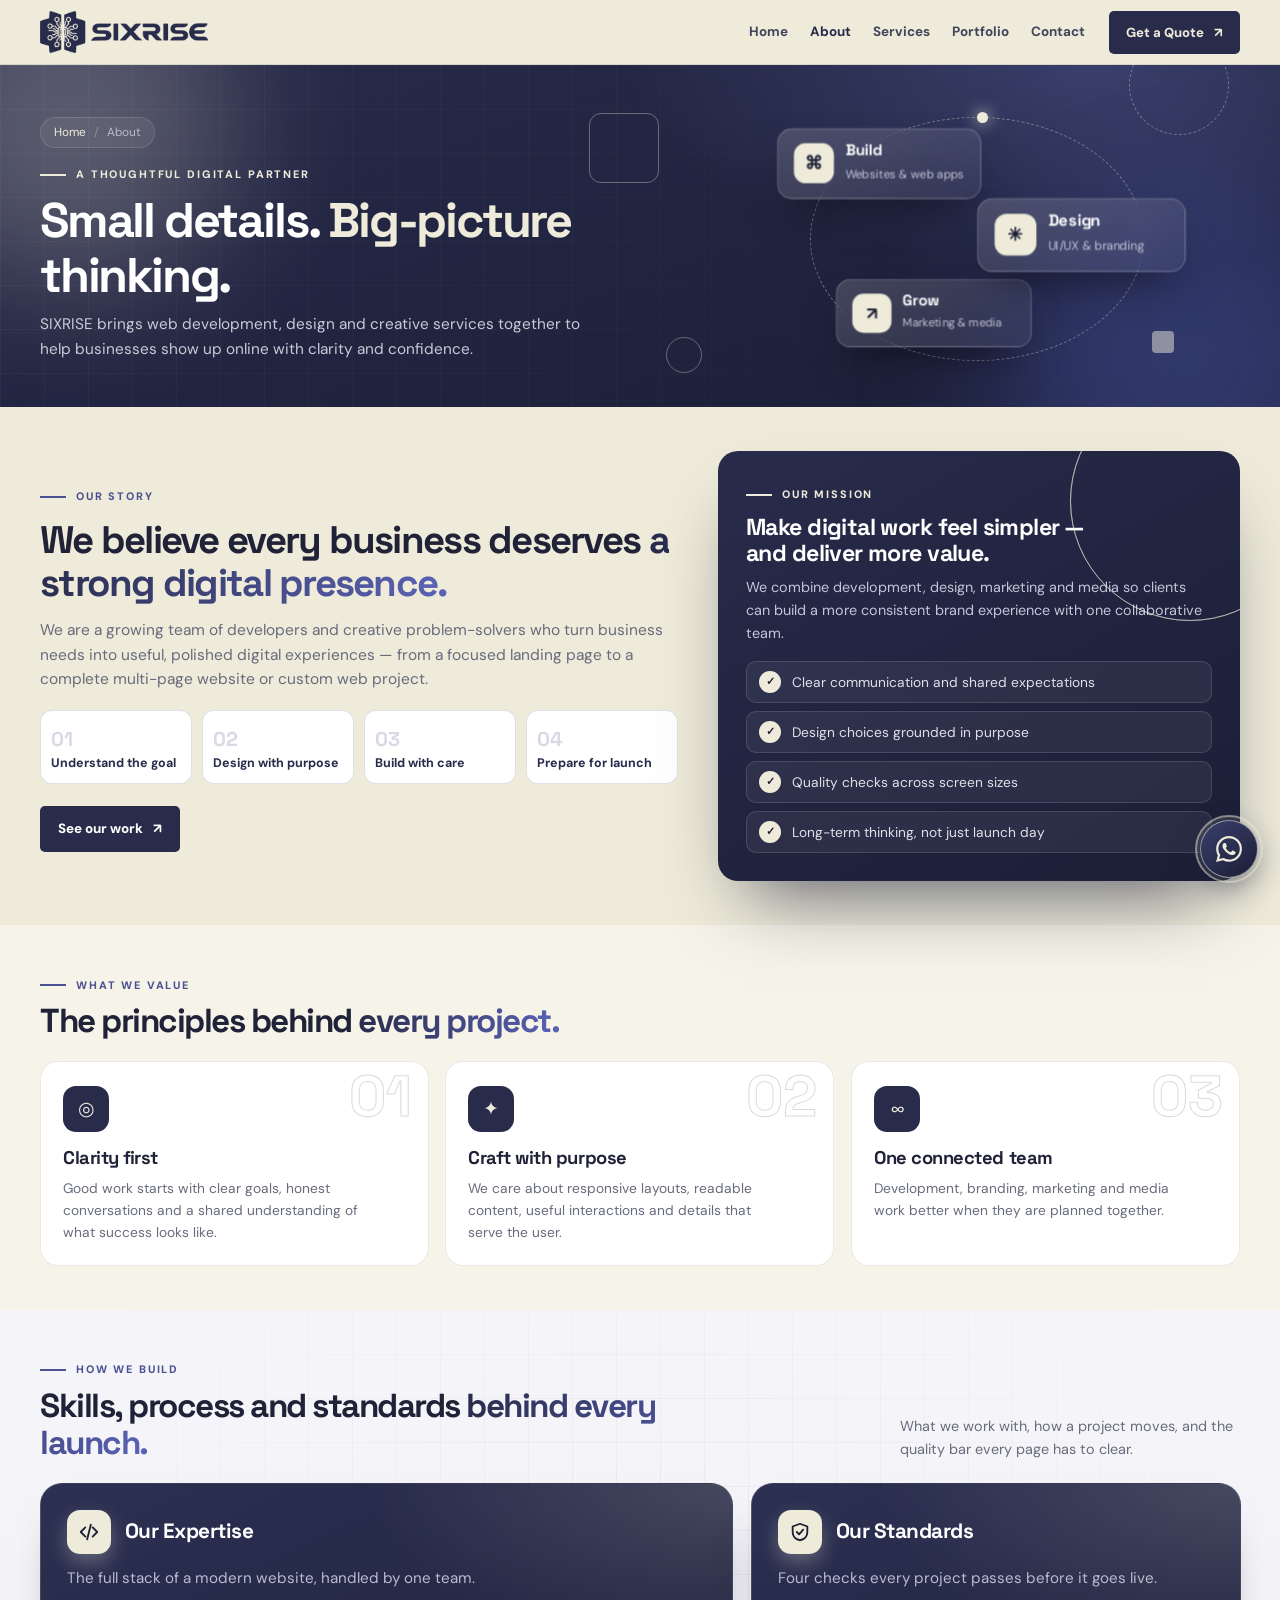
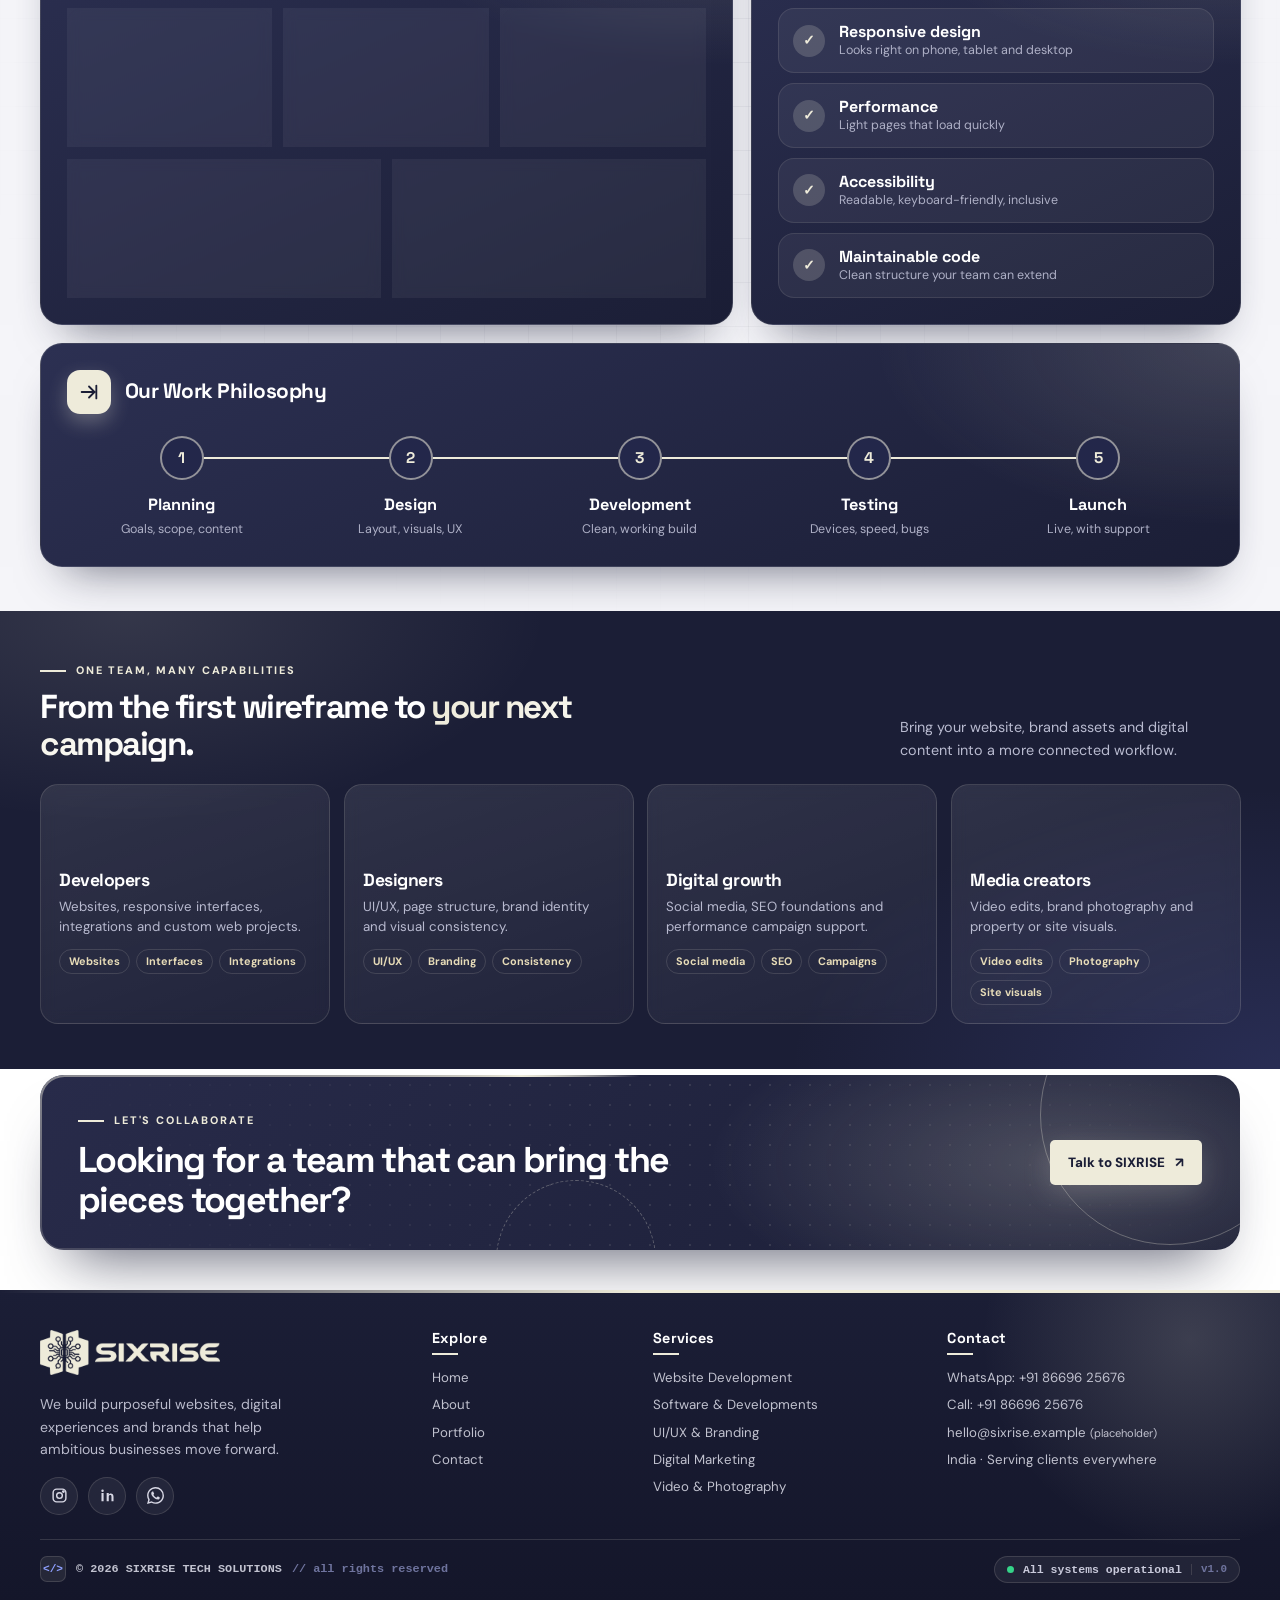
<file: about.html>
<!doctype html>
<html lang="en">

<head>
    <meta charset="utf-8">
    <meta name="viewport" content="width=device-width, initial-scale=1">
    <meta name="theme-color" content="#282B4A">
    <meta property="og:site_name" content="SIXRISE TECH SOLUTIONS">
    <meta property="og:type" content="website">
    <link rel="icon" href="assets/images/favicon.ico" sizes="any">
    <link rel="icon" href="assets/images/favicon.svg" type="image/svg+xml">
    <link rel="icon" href="assets/images/favicon-32.png" sizes="32x32" type="image/png">
    <link rel="apple-touch-icon" href="assets/images/apple-touch-icon.png">
    <link rel="preconnect" href="https://fonts.googleapis.com">
    <link rel="preconnect" href="https://fonts.gstatic.com" crossorigin>
    <link
        href="https://fonts.googleapis.com/css2?family=DM+Sans:wght@400;500;600;700;800&family=Space+Grotesk:wght@400;500;600;700&display=swap"
        rel="stylesheet">
    <link rel="stylesheet" href="assets/css/style.css">
    <title>About SIXRISE | Digital, Design & Development Team</title>
    <meta name="description"
        content="Meet SIXRISE, a collaborative digital agency for website development, branding, marketing and media.">
    <meta property="og:title" content="About SIXRISE | Digital, Design & Development Team">
    <meta property="og:description"
        content="Meet SIXRISE, a collaborative digital agency for website development, branding, marketing and media.">
    <script
        type="application/ld+json">{"@context":"https://schema.org","@type":"Organization","name":"SIXRISE TECH SOLUTIONS","description":"Website development, digital products, design and marketing agency","telephone":"+91-86696-25676","address":{"@type":"PostalAddress","addressLocality":"Pune","addressRegion":"Maharashtra","addressCountry":"IN"},"url":"https://sixrisetechnologies.vercel.app/"}</script>
</head>

<body><a href="#main-content" class="skip-link" style="position:absolute;left:-9999px">Skip to content</a>
    <header class="site-header">
        <div class="container nav-wrap"><a class="brand" href="index.html" aria-label="SIXRISE home"><img
                    src="assets/images/logo-h-dark.png" alt="SIXRISE TECH SOLUTIONS" width="190" height="48"></a>
            <nav class="nav-links" aria-label="Main navigation"><a href="index.html" data-page="index.html">Home</a><a
                    href="about.html" data-page="about.html">About</a><a href="services.html"
                    data-page="services.html">Services</a><a href="portfolio.html"
                    data-page="portfolio.html">Portfolio</a><a href="contact.html"
                    data-page="contact.html">Contact</a><a class="btn btn-gold nav-cta" href="contact.html">Get a Quote
                    <span>↗</span></a></nav><button class="menu-toggle" aria-label="Open navigation menu"
                aria-expanded="false" aria-controls="mobile-menu"><span></span><span></span><span></span></button>
        </div>
        <div class="mobile-menu" id="mobile-menu" aria-hidden="true">
            <nav aria-label="Mobile navigation"><a href="index.html">Home</a><a href="about.html">About</a><a
                    href="services.html">Services</a><a href="portfolio.html">Portfolio</a><a
                    href="contact.html">Contact</a></nav>
            <div class="mobile-menu-bottom"><a href="tel:+918669625676">+91 86696 25676</a><a class="btn btn-gold"
                    href="contact.html">Get a Quote ↗</a></div>
        </div>
    </header>
    <div class="progress-bar" aria-hidden="true"></div>
    <main id="main-content">
        <section class="page-hero ph">
            <div class="ph-orb o1"></div>
            <div class="ph-orb o2"></div>
            <div class="ph-shapes" aria-hidden="true"><i></i><i></i><i></i><i></i></div>
            <div class="container ph-grid">
                <div class="ph-copy">
                    <div class="breadcrumbs reveal"><a href="index.html">Home</a><span>/</span>About</div><span
                        class="eyebrow reveal reveal-delay-1">A thoughtful digital partner</span>
                    <h1 class="reveal reveal-delay-1">Small details. <em>Big-picture</em> thinking.</h1>
                    <p class="reveal reveal-delay-2">SIXRISE brings web development, design and creative services
                        together to help businesses show up online with clarity and confidence.</p>
                </div>
                <div class="ph-visual" data-parallax>
                    <div class="ph-stage">
                        <div class="ph-ring"><i></i></div>
                        <div class="ph-chip c1"><span class="ph-ico">⌘</span>
                            <div><strong>Build</strong><small>Websites & web apps</small></div>
                        </div>
                        <div class="ph-chip c2"><span class="ph-ico">✳</span>
                            <div><strong>Design</strong><small>UI/UX & branding</small></div>
                        </div>
                        <div class="ph-chip c3"><span class="ph-ico">↗</span>
                            <div><strong>Grow</strong><small>Marketing & media</small></div>
                        </div>
                    </div>
                </div>
            </div>
        </section>
        <section class="section sec-compact sec-story">
            <div class="container story-grid">
                <div class="reveal"><span class="eyebrow">Our story</span>
                    <h2>We believe every business deserves <span class="grad">a strong digital presence.</span></h2>
                    <p>We are a growing team of developers and creative problem-solvers who turn business needs into
                        useful, polished digital experiences — from a focused landing page to a complete multi-page
                        website or custom web project.</p>
                    <div class="story-steps">
                        <div class="ss" data-tilt><b>01</b><span>Understand the goal</span></div>
                        <div class="ss" data-tilt><b>02</b><span>Design with purpose</span></div>
                        <div class="ss" data-tilt><b>03</b><span>Build with care</span></div>
                        <div class="ss" data-tilt><b>04</b><span>Prepare for launch</span></div>
                    </div><a class="btn btn-dark" href="portfolio.html">See our work <span>↗</span></a>
                </div>
                <div class="story-panel reveal reveal-delay-1" data-tilt>
                    <div class="why-rings"><i></i><i></i><i></i></div><span class="eyebrow">Our mission</span>
                    <h3>Make digital work feel simpler — and deliver more value.</h3>
                    <p>We combine development, design, marketing and media so clients can build a more consistent brand
                        experience with one collaborative team.</p>
                    <ul class="mission-list">
                        <li><i>✓</i>Clear communication and shared expectations</li>
                        <li><i>✓</i>Design choices grounded in purpose</li>
                        <li><i>✓</i>Quality checks across screen sizes</li>
                        <li><i>✓</i>Long-term thinking, not just launch day</li>
                    </ul>
                </div>
            </div>
        </section>
        <section class="section sec-compact section-cream sec-vals">
            <div class="container">
                <div class="sec-head-row reveal">
                    <div><span class="eyebrow">What we value</span>
                        <h2>The principles behind <span class="grad">every project.</span></h2>
                    </div>
                </div>
                <div class="val-grid">
                    <article class="val-card reveal reveal-delay-0" data-tilt><span class="val-num">01</span>
                        <div class="val-ico">◎</div>
                        <h3>Clarity first</h3>
                        <p>Good work starts with clear goals, honest conversations and a shared understanding of what
                            success looks like.</p><span class="val-arrow">↗</span>
                    </article>
                    <article class="val-card reveal reveal-delay-1" data-tilt><span class="val-num">02</span>
                        <div class="val-ico">✦</div>
                        <h3>Craft with purpose</h3>
                        <p>We care about responsive layouts, readable content, useful interactions and details that
                            serve the user.</p><span class="val-arrow">↗</span>
                    </article>
                    <article class="val-card reveal reveal-delay-2" data-tilt><span class="val-num">03</span>
                        <div class="val-ico">∞</div>
                        <h3>One connected team</h3>
                        <p>Development, branding, marketing and media work better when they are planned together.</p>
                        <span class="val-arrow">↗</span>
                    </article>
                </div>
            </div>
        </section>
        <section class="section sec-compact sec-craft" id="how-we-work">
            <div class="craft-bg" aria-hidden="true"></div>
            <div class="container">
                <div class="sec-head-row reveal">
                    <div><span class="eyebrow">How we build</span>
                        <h2>Skills, process and standards <span class="grad">behind every launch.</span></h2>
                    </div>
                    <p>What we work with, how a project moves, and the quality bar every page has to clear.</p>
                </div>
                <div class="craft-grid">
                    <article class="craft-card craft-expertise reveal" data-tilt>
                        <div class="craft-top"><span class="craft-badge"><svg viewBox="0 0 24 24" fill="none"
                                    stroke="currentColor" stroke-width="2" stroke-linecap="round"
                                    stroke-linejoin="round">
                                    <path d="M8 7l-5 5 5 5M16 7l5 5-5 5M14 4l-4 16" />
                                </svg></span>
                            <h3>Our Expertise</h3>
                        </div>
                        <p class="craft-lead">The full stack of a modern website, handled by one team.</p>
                        <ul class="skill-list">
                            <li><i><svg viewBox="0 0 24 24" fill="none" stroke="currentColor" stroke-width="2"
                                        stroke-linecap="round" stroke-linejoin="round">
                                        <rect x="3" y="4" width="18" height="13" rx="2" />
                                        <path d="M8 21h8M12 17v4" />
                                    </svg></i><b>Frontend</b><small>Fast, responsive interfaces</small></li>
                            <li><i><svg viewBox="0 0 24 24" fill="none" stroke="currentColor" stroke-width="2"
                                        stroke-linecap="round" stroke-linejoin="round">
                                        <ellipse cx="12" cy="6" rx="8" ry="3" />
                                        <path
                                            d="M4 6v6c0 1.7 3.6 3 8 3s8-1.3 8-3V6M4 12v6c0 1.7 3.6 3 8 3s8-1.3 8-3v-6" />
                                    </svg></i><b>Backend</b><small>APIs, forms and data</small></li>
                            <li><i><svg viewBox="0 0 24 24" fill="none" stroke="currentColor" stroke-width="2"
                                        stroke-linecap="round" stroke-linejoin="round">
                                        <path d="M12 19l7-7-4-4-7 7v4h4zM15 8l3-3 3 3-3 3M3 21l3-3" />
                                    </svg></i><b>UI/UX</b><small>Clear, usable design</small></li>
                            <li><i><svg viewBox="0 0 24 24" fill="none" stroke="currentColor" stroke-width="2"
                                        stroke-linecap="round" stroke-linejoin="round">
                                        <rect x="3" y="3" width="7" height="7" rx="1.5" />
                                        <rect x="14" y="3" width="7" height="7" rx="1.5" />
                                        <rect x="3" y="14" width="7" height="7" rx="1.5" />
                                        <path d="M14 17.5h7M17.5 14v7" />
                                    </svg></i><b>CMS</b><small>Easy content updates</small></li>
                            <li><i><svg viewBox="0 0 24 24" fill="none" stroke="currentColor" stroke-width="2"
                                        stroke-linecap="round" stroke-linejoin="round">
                                        <path
                                            d="M5 15c-1.5 1-2 4-2 6 2 0 5-.5 6-2M14 4c3-1 6-1 7-1 0 1 0 4-1 7l-7 7-5-5 6-8zM9 11H5l-2 2 4 1M13 15v4l-2 2-1-4" />
                                    </svg></i><b>Deployment</b><small>Hosting, domain and launch</small></li>
                        </ul>
                    </article>
                    <article class="craft-card craft-standards reveal reveal-delay-1" data-tilt>
                        <div class="craft-top"><span class="craft-badge"><svg viewBox="0 0 24 24" fill="none"
                                    stroke="currentColor" stroke-width="2" stroke-linecap="round"
                                    stroke-linejoin="round">
                                    <path d="M12 3l8 3v6c0 5-3.5 8-8 9-4.5-1-8-4-8-9V6l8-3z" />
                                    <path d="M8.5 12l2.5 2.5 4.5-5" />
                                </svg></span>
                            <h3>Our Standards</h3>
                        </div>
                        <p class="craft-lead">Four checks every project passes before it goes live.</p>
                        <ul class="std-list">
                            <li><span class="std-tick">✓</span>
                                <div><b>Responsive design</b><small>Looks right on phone, tablet and desktop</small>
                                </div>
                            </li>
                            <li><span class="std-tick">✓</span>
                                <div><b>Performance</b><small>Light pages that load quickly</small></div>
                            </li>
                            <li><span class="std-tick">✓</span>
                                <div><b>Accessibility</b><small>Readable, keyboard-friendly, inclusive</small></div>
                            </li>
                            <li><span class="std-tick">✓</span>
                                <div><b>Maintainable code</b><small>Clean structure your team can extend</small></div>
                            </li>
                        </ul>
                    </article>
                    <article class="craft-card craft-flow reveal reveal-delay-2" data-tilt>
                        <div class="craft-top"><span class="craft-badge"><svg viewBox="0 0 24 24" fill="none"
                                    stroke="currentColor" stroke-width="2" stroke-linecap="round"
                                    stroke-linejoin="round">
                                    <path d="M4 12h12M12 6l6 6-6 6M20 5v14" />
                                </svg></span>
                            <h3>Our Work Philosophy</h3>
                        </div>
                        <ol class="flow">
                            <li><span class="flow-dot">1</span><b>Planning</b><small>Goals, scope, content</small></li>
                            <li><span class="flow-dot">2</span><b>Design</b><small>Layout, visuals, UX</small></li>
                            <li><span class="flow-dot">3</span><b>Development</b><small>Clean, working build</small>
                            </li>
                            <li><span class="flow-dot">4</span><b>Testing</b><small>Devices, speed, bugs</small></li>
                            <li><span class="flow-dot">5</span><b>Launch</b><small>Live, with support</small></li>
                        </ol>
                    </article>
                </div>
            </div>
        </section>
        <section class="section sec-compact section-dark sec-caps">
            <div class="container">
                <div class="sec-head-row reveal">
                    <div><span class="eyebrow">One team, many capabilities</span>
                        <h2>From the first wireframe to <span class="grad">your next campaign.</span></h2>
                    </div>
                    <p>Bring your website, brand assets and digital content into a more connected workflow.</p>
                </div>
                <div class="cap-grid">
                    <article class="cap-card reveal reveal-delay-0" data-tilt>
                        <div class="cap-ico">⌘</div>
                        <h3>Developers</h3>
                        <p>Websites, responsive interfaces, integrations and custom web projects.</p>
                        <div class="cap-tags"><span>Websites</span><span>Interfaces</span><span>Integrations</span>
                        </div>
                    </article>
                    <article class="cap-card reveal reveal-delay-1" data-tilt>
                        <div class="cap-ico">✳</div>
                        <h3>Designers</h3>
                        <p>UI/UX, page structure, brand identity and visual consistency.</p>
                        <div class="cap-tags"><span>UI/UX</span><span>Branding</span><span>Consistency</span></div>
                    </article>
                    <article class="cap-card reveal reveal-delay-2" data-tilt>
                        <div class="cap-ico">↗</div>
                        <h3>Digital growth</h3>
                        <p>Social media, SEO foundations and performance campaign support.</p>
                        <div class="cap-tags"><span>Social media</span><span>SEO</span><span>Campaigns</span></div>
                    </article>
                    <article class="cap-card reveal reveal-delay-3" data-tilt>
                        <div class="cap-ico">▶</div>
                        <h3>Media creators</h3>
                        <p>Video edits, brand photography and property or site visuals.</p>
                        <div class="cap-tags"><span>Video edits</span><span>Photography</span><span>Site visuals</span>
                        </div>
                    </article>
                </div>
            </div>
        </section>
        <section class="cta-x">
            <div class="container">
                <div class="cta-box reveal">
                    <div class="cta-ring r1"></div>
                    <div class="cta-ring r2"></div>
                    <div class="cta-dots" aria-hidden="true"></div>
                    <div class="cta-copy"><span class="eyebrow">Let's collaborate</span>
                        <h2>Looking for a team that can bring the pieces together?</h2>
                    </div><a class="btn btn-gold btn-glow cta-btn" href="contact.html">Talk to SIXRISE <span>↗</span></a>
                </div>
            </div>
        </section>
    </main>
    <footer class="site-footer"><span class="foot-line"></span>
        <div class="foot-orb"></div>
        <div class="container">
            <div class="footer-grid">
                <div class="footer-brand"><a href="index.html"><img src="assets/images/logo-h-light.png" alt="SIXRISE" width="190" height="48"></a>
                    <p>We build purposeful websites, digital experiences and brands that help ambitious businesses move
                        forward.</p>
                    <div class="social-links"><a class="soc" href="https://www.instagram.com/sixrise__/" target="_blank"
                            rel="noopener" aria-label="Instagram"><svg viewBox="0 0 24 24" fill="none"
                                stroke="currentColor" stroke-width="2">
                                <rect x="3" y="3" width="18" height="18" rx="5" />
                                <circle cx="12" cy="12" r="4" />
                                <circle cx="17.5" cy="6.5" r="1" fill="currentColor" />
                            </svg></a><a class="soc" href="https://www.linkedin.com/" target="_blank" rel="noopener"
                            aria-label="LinkedIn"><svg viewBox="0 0 24 24" fill="currentColor">
                                <path
                                    d="M6.5 8.5h-3V20h3V8.5zM5 3.5A1.75 1.75 0 105 7a1.75 1.75 0 000-3.5zM20.5 20v-6.3c0-3-1.6-4.4-3.8-4.4-1.7 0-2.5.9-2.9 1.6V8.5h-3V20h3v-6.1c0-1.6.8-2.5 2.1-2.5s1.7.9 1.7 2.5V20h2.9z" />
                            </svg></a><a class="soc" href="https://wa.me/918669625676" target="_blank" rel="noopener"
                            aria-label="WhatsApp"><svg viewBox="0 0 24 24" fill="currentColor">
                                <path
                                    d="M17.472 14.382c-.297-.149-1.758-.867-2.03-.967-.273-.099-.471-.148-.67.15-.197.297-.767.966-.94 1.164-.173.199-.347.223-.644.075-.297-.15-1.255-.463-2.39-1.475-.883-.788-1.48-1.761-1.653-2.059-.173-.297-.018-.458.13-.606.134-.133.298-.347.446-.52.149-.174.198-.298.298-.497.099-.198.05-.371-.025-.52-.075-.149-.669-1.612-.916-2.207-.242-.579-.487-.5-.669-.51-.173-.008-.371-.01-.57-.01-.198 0-.52.074-.792.372-.272.297-1.04 1.016-1.04 2.479 0 1.462 1.065 2.875 1.213 3.074.149.198 2.096 3.2 5.077 4.487.709.306 1.262.489 1.694.625.712.227 1.36.195 1.871.118.571-.085 1.758-.719 2.006-1.413.248-.694.248-1.289.173-1.413-.074-.124-.272-.198-.57-.347m-5.421 7.403h-.004a9.87 9.87 0 01-5.031-1.378l-.361-.214-3.741.982.998-3.648-.235-.374a9.86 9.86 0 01-1.51-5.26c.001-5.45 4.436-9.884 9.888-9.884 2.64 0 5.122 1.03 6.988 2.898a9.825 9.825 0 012.893 6.994c-.003 5.45-4.437 9.884-9.885 9.884m8.413-18.297A11.815 11.815 0 0012.05 0C5.495 0 .16 5.335.157 11.892c0 2.096.547 4.142 1.588 5.945L.057 24l6.305-1.654a11.882 11.882 0 005.683 1.448h.005c6.554 0 11.89-5.335 11.893-11.893a11.821 11.821 0 00-3.48-8.413Z" />
                            </svg></a></div>
                </div>
                <div class="footer-col">
                    <h3>Explore</h3><a href="index.html">Home</a><a href="about.html">About</a><a
                        href="portfolio.html">Portfolio</a><a href="contact.html">Contact</a>
                </div>
                <div class="footer-col">
                    <h3>Services</h3><a href="service-website-development.html">Website Development</a><a
                        href="service-software-development.html">Software & Developments</a><a href="service-ui-ux-branding.html">UI/UX
                        &amp; Branding</a><a href="service-digital-marketing.html">Digital Marketing</a><a
                        href="service-video-photography.html">Video &amp; Photography</a>
                </div>
                <div class="footer-col contact-col">
                    <h3>Contact</h3><a href="https://wa.me/918669625676" target="_blank" rel="noopener">WhatsApp: +91 86696 25676</a><a href="tel:+918669625676">Call: +91 86696 25676</a><a
                        href="mailto:hello@sixrise.example">hello@sixrise.example
                        <small>(placeholder)</small></a><span>India · Serving clients everywhere</span>
                </div>
            </div>
            <div class="footer-bottom"><span class="ft-copy"><b>&lt;/&gt;</b><span>© <span data-year></span> SIXRISE TECH SOLUTIONS</span><em>// all rights reserved</em></span><span class="ft-status"><i></i>All systems operational<small>v1.0</small></span><button class="to-top"
                    type="button" aria-label="Back to top">↑</button></div>
        </div>
    </footer><a class="whatsapp-float" href="https://wa.me/918669625676" target="_blank" rel="noopener"
        aria-label="Chat with SIXRISE on WhatsApp"><svg viewBox="0 0 24 24" aria-hidden="true">
            <path
                d="M17.472 14.382c-.297-.149-1.758-.867-2.03-.967-.273-.099-.471-.148-.67.15-.197.297-.767.966-.94 1.164-.173.199-.347.223-.644.075-.297-.15-1.255-.463-2.39-1.475-.883-.788-1.48-1.761-1.653-2.059-.173-.297-.018-.458.13-.606.134-.133.298-.347.446-.52.149-.174.198-.298.298-.497.099-.198.05-.371-.025-.52-.075-.149-.669-1.612-.916-2.207-.242-.579-.487-.5-.669-.51-.173-.008-.371-.01-.57-.01-.198 0-.52.074-.792.372-.272.297-1.04 1.016-1.04 2.479 0 1.462 1.065 2.875 1.213 3.074.149.198 2.096 3.2 5.077 4.487.709.306 1.262.489 1.694.625.712.227 1.36.195 1.871.118.571-.085 1.758-.719 2.006-1.413.248-.694.248-1.289.173-1.413-.074-.124-.272-.198-.57-.347m-5.421 7.403h-.004a9.87 9.87 0 01-5.031-1.378l-.361-.214-3.741.982.998-3.648-.235-.374a9.86 9.86 0 01-1.51-5.26c.001-5.45 4.436-9.884 9.888-9.884 2.64 0 5.122 1.03 6.988 2.898a9.825 9.825 0 012.893 6.994c-.003 5.45-4.437 9.884-9.885 9.884m8.413-18.297A11.815 11.815 0 0012.05 0C5.495 0 .16 5.335.157 11.892c0 2.096.547 4.142 1.588 5.945L.057 24l6.305-1.654a11.882 11.882 0 005.683 1.448h.005c6.554 0 11.89-5.335 11.893-11.893a11.821 11.821 0 00-3.48-8.413Z" />
        </svg></a>
    <script src="assets/js/main.js"></script>
</body>

</html>
</file>
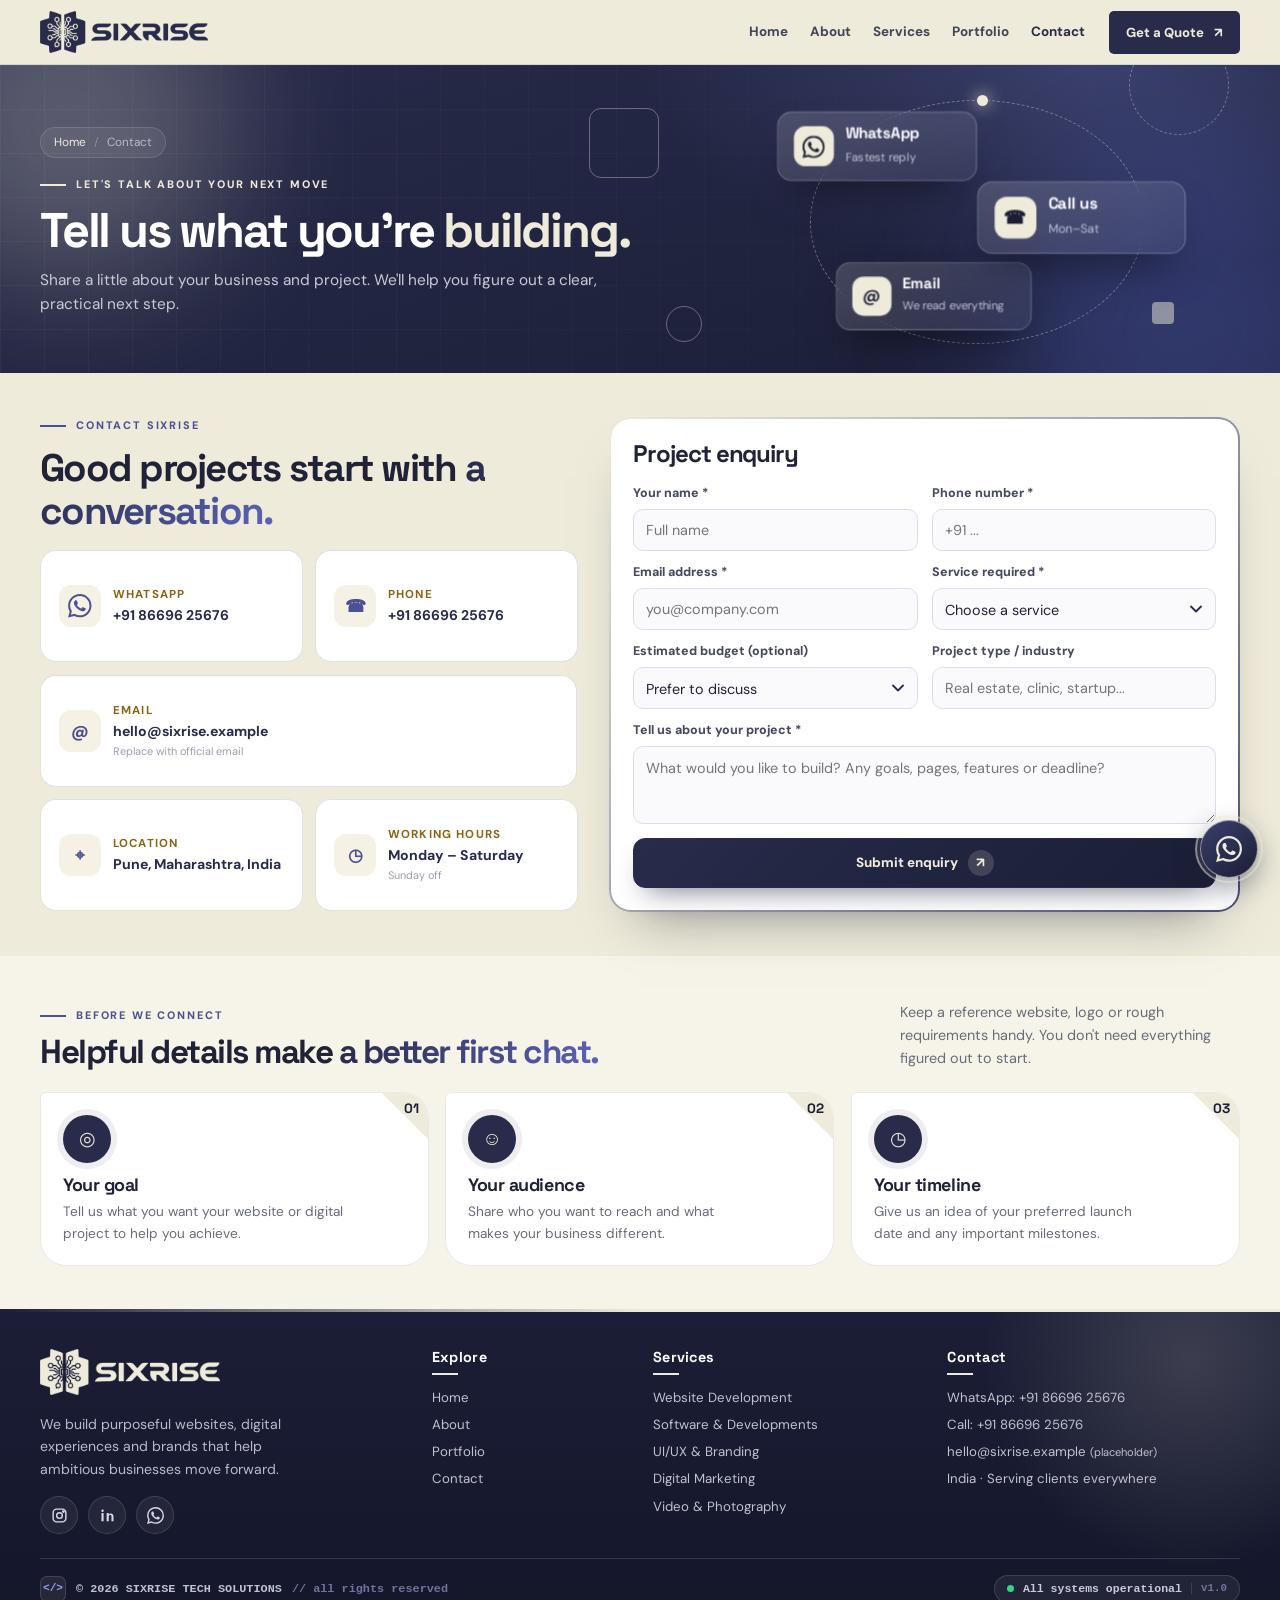
<file: contact.html>
<!doctype html>
<html lang="en">

<head>
    <meta charset="utf-8">
    <meta name="viewport" content="width=device-width, initial-scale=1">
    <meta name="theme-color" content="#282B4A">
    <meta property="og:site_name" content="SIXRISE TECH SOLUTIONS">
    <meta property="og:type" content="website">
    <link rel="icon" href="assets/images/favicon.ico" sizes="any">
    <link rel="icon" href="assets/images/favicon.svg" type="image/svg+xml">
    <link rel="icon" href="assets/images/favicon-32.png" sizes="32x32" type="image/png">
    <link rel="apple-touch-icon" href="assets/images/apple-touch-icon.png">
    <link rel="preconnect" href="https://fonts.googleapis.com">
    <link rel="preconnect" href="https://fonts.gstatic.com" crossorigin>
    <link
        href="https://fonts.googleapis.com/css2?family=DM+Sans:wght@400;500;600;700;800&family=Space+Grotesk:wght@400;500;600;700&display=swap"
        rel="stylesheet">
    <link rel="stylesheet" href="assets/css/style.css">
    <title>Contact SIXRISE | Start a Website or Digital Project</title>
    <meta name="description"
        content="Contact SIXRISE to discuss website development, custom web projects, branding, digital marketing, video editing and photography.">
    <meta property="og:title" content="Contact SIXRISE | Start a Website or Digital Project">
    <meta property="og:description"
        content="Contact SIXRISE to discuss website development, custom web projects, branding, digital marketing, video editing and photography.">
    <script
        type="application/ld+json">{"@context":"https://schema.org","@type":"Organization","name":"SIXRISE TECH SOLUTIONS","description":"Website development, digital products, design and marketing agency","telephone":"+91-86696-25676","address":{"@type":"PostalAddress","addressLocality":"Pune","addressRegion":"Maharashtra","addressCountry":"IN"},"url":"https://sixrisetechnologies.vercel.app/"}</script>
</head>

<body><a href="#main-content" class="skip-link" style="position:absolute;left:-9999px">Skip to content</a>
    <header class="site-header">
        <div class="container nav-wrap"><a class="brand" href="index.html" aria-label="SIXRISE home"><img
                    src="assets/images/logo-h-dark.png" alt="SIXRISE TECH SOLUTIONS" width="190" height="48"></a>
            <nav class="nav-links" aria-label="Main navigation"><a href="index.html" data-page="index.html">Home</a><a
                    href="about.html" data-page="about.html">About</a><a href="services.html"
                    data-page="services.html">Services</a><a href="portfolio.html"
                    data-page="portfolio.html">Portfolio</a><a href="contact.html"
                    data-page="contact.html">Contact</a><a class="btn btn-gold nav-cta" href="contact.html">Get a Quote
                    <span>↗</span></a></nav><button class="menu-toggle" aria-label="Open navigation menu"
                aria-expanded="false" aria-controls="mobile-menu"><span></span><span></span><span></span></button>
        </div>
        <div class="mobile-menu" id="mobile-menu" aria-hidden="true">
            <nav aria-label="Mobile navigation"><a href="index.html">Home</a><a href="about.html">About</a><a
                    href="services.html">Services</a><a href="portfolio.html">Portfolio</a><a
                    href="contact.html">Contact</a></nav>
            <div class="mobile-menu-bottom"><a href="tel:+918669625676">+91 86696 25676</a><a class="btn btn-gold"
                    href="contact.html">Get a Quote ↗</a></div>
        </div>
    </header>
    <div class="progress-bar" aria-hidden="true"></div>
    <main id="main-content">
        <section class="page-hero ph">
            <div class="ph-orb o1"></div>
            <div class="ph-orb o2"></div>
            <div class="ph-shapes" aria-hidden="true"><i></i><i></i><i></i><i></i></div>
            <div class="container ph-grid">
                <div class="ph-copy">
                    <div class="breadcrumbs reveal"><a href="index.html">Home</a><span>/</span>Contact</div><span
                        class="eyebrow reveal reveal-delay-1">Let's talk about your next move</span>
                    <h1 class="reveal reveal-delay-1">Tell us what you're <em>building.</em></h1>
                    <p class="reveal reveal-delay-2">Share a little about your business and project. We'll help you
                        figure out a clear, practical next step.</p>
                </div>
                <div class="ph-visual" data-parallax>
                    <div class="ph-stage">
                        <div class="ph-ring"><i></i></div>
                        <div class="ph-chip c1"><span class="ph-ico"><svg viewBox="0 0 24 24" fill="currentColor">
                                    <path
                                        d="M17.472 14.382c-.297-.149-1.758-.867-2.03-.967-.273-.099-.471-.148-.67.15-.197.297-.767.966-.94 1.164-.173.199-.347.223-.644.075-.297-.15-1.255-.463-2.39-1.475-.883-.788-1.48-1.761-1.653-2.059-.173-.297-.018-.458.13-.606.134-.133.298-.347.446-.52.149-.174.198-.298.298-.497.099-.198.05-.371-.025-.52-.075-.149-.669-1.612-.916-2.207-.242-.579-.487-.5-.669-.51-.173-.008-.371-.01-.57-.01-.198 0-.52.074-.792.372-.272.297-1.04 1.016-1.04 2.479 0 1.462 1.065 2.875 1.213 3.074.149.198 2.096 3.2 5.077 4.487.709.306 1.262.489 1.694.625.712.227 1.36.195 1.871.118.571-.085 1.758-.719 2.006-1.413.248-.694.248-1.289.173-1.413-.074-.124-.272-.198-.57-.347m-5.421 7.403h-.004a9.87 9.87 0 01-5.031-1.378l-.361-.214-3.741.982.998-3.648-.235-.374a9.86 9.86 0 01-1.51-5.26c.001-5.45 4.436-9.884 9.888-9.884 2.64 0 5.122 1.03 6.988 2.898a9.825 9.825 0 012.893 6.994c-.003 5.45-4.437 9.884-9.885 9.884m8.413-18.297A11.815 11.815 0 0012.05 0C5.495 0 .16 5.335.157 11.892c0 2.096.547 4.142 1.588 5.945L.057 24l6.305-1.654a11.882 11.882 0 005.683 1.448h.005c6.554 0 11.89-5.335 11.893-11.893a11.821 11.821 0 00-3.48-8.413Z" />
                                </svg></span>
                            <div><strong>WhatsApp</strong><small>Fastest reply</small></div>
                        </div>
                        <div class="ph-chip c2"><span class="ph-ico">☎</span>
                            <div><strong>Call us</strong><small>Mon–Sat</small></div>
                        </div>
                        <div class="ph-chip c3"><span class="ph-ico">@</span>
                            <div><strong>Email</strong><small>We read everything</small></div>
                        </div>
                    </div>
                </div>
            </div>
        </section>
        <section class="section sec-compact sec-contact">
            <div class="container contact-grid">
                <div class="reveal"><span class="eyebrow">Contact SIXRISE</span>
                    <h2>Good projects start with <span class="grad">a conversation.</span></h2>
                    <div class="ct-grid"><a data-tilt class="ct-card" href="https://wa.me/918669625676" target="_blank"
                            rel="noopener">
                            <div class="ct-ico"><svg viewBox="0 0 24 24" fill="currentColor">
                                    <path
                                        d="M17.472 14.382c-.297-.149-1.758-.867-2.03-.967-.273-.099-.471-.148-.67.15-.197.297-.767.966-.94 1.164-.173.199-.347.223-.644.075-.297-.15-1.255-.463-2.39-1.475-.883-.788-1.48-1.761-1.653-2.059-.173-.297-.018-.458.13-.606.134-.133.298-.347.446-.52.149-.174.198-.298.298-.497.099-.198.05-.371-.025-.52-.075-.149-.669-1.612-.916-2.207-.242-.579-.487-.5-.669-.51-.173-.008-.371-.01-.57-.01-.198 0-.52.074-.792.372-.272.297-1.04 1.016-1.04 2.479 0 1.462 1.065 2.875 1.213 3.074.149.198 2.096 3.2 5.077 4.487.709.306 1.262.489 1.694.625.712.227 1.36.195 1.871.118.571-.085 1.758-.719 2.006-1.413.248-.694.248-1.289.173-1.413-.074-.124-.272-.198-.57-.347m-5.421 7.403h-.004a9.87 9.87 0 01-5.031-1.378l-.361-.214-3.741.982.998-3.648-.235-.374a9.86 9.86 0 01-1.51-5.26c.001-5.45 4.436-9.884 9.888-9.884 2.64 0 5.122 1.03 6.988 2.898a9.825 9.825 0 012.893 6.994c-.003 5.45-4.437 9.884-9.885 9.884m8.413-18.297A11.815 11.815 0 0012.05 0C5.495 0 .16 5.335.157 11.892c0 2.096.547 4.142 1.588 5.945L.057 24l6.305-1.654a11.882 11.882 0 005.683 1.448h.005c6.554 0 11.89-5.335 11.893-11.893a11.821 11.821 0 00-3.48-8.413Z" />
                                </svg></div>
                            <div class="ct-txt"><strong>WhatsApp</strong><span>+91 86696 25676</span></div><span
                                class="ct-go">↗</span>
                        </a><a data-tilt class="ct-card" href="tel:+918669625676">
                            <div class="ct-ico">☎</div>
                            <div class="ct-txt"><strong>Phone</strong><span>+91 86696 25676</span></div><span
                                class="ct-go">↗</span>
                        </a><a data-tilt class="ct-card wide" href="mailto:hello@sixrise.example">
                            <div class="ct-ico">@</div>
                            <div class="ct-txt"><strong>Email</strong><span>hello@sixrise.example</span><em>Replace with
                                    official email</em></div><span class="ct-go">↗</span>
                        </a>
                        <div data-tilt class="ct-card">
                            <div class="ct-ico">⌖</div>
                            <div class="ct-txt"><strong>Location</strong><span>Pune, Maharashtra, India</span></div><span class="ct-go">↗</span>
                        </div>
                        <div data-tilt class="ct-card">
                            <div class="ct-ico">◷</div>
                            <div class="ct-txt"><strong>Working hours</strong><span>Monday – Saturday</span><em>Sunday off</em></div><span class="ct-go">↗</span>
                        </div>
                    </div>
                </div>
                <form class="contact-form cf-x reveal reveal-delay-1" id="contact-form">
                    <h2>Project enquiry</h2>
                    <div class="form-message" id="form-message" role="status" aria-live="polite"></div>
                    <div class="form-grid">
                        <div class="field"><label for="full-name">Your name *</label><input id="full-name" name="name"
                                autocomplete="name" required placeholder="Full name"></div>
                        <div class="field"><label for="phone">Phone number *</label><input id="phone" name="phone"
                                autocomplete="tel" type="tel" required pattern="[0-9+()\-\s]{7,18}"
                                placeholder="+91 ..."></div>
                        <div class="field"><label for="email">Email address *</label><input id="email" name="email"
                                type="email" autocomplete="email" required placeholder="you@company.com"></div>
                        <div class="field"><label for="service">Service required *</label><select id="service"
                                name="service" required>
                                <option value="">Choose a service</option>
                                <option>Website Development</option>
                                <option>Web Apps &amp; Custom Projects</option>
                                <option>UI/UX Design</option>
                                <option>Logo &amp; Branding</option>
                                <option>Digital Marketing / SEO</option>
                                <option>Video Editing</option>
                                <option>Photography / Photoshoot</option>
                                <option>Website Maintenance &amp; Support</option>
                                <option>Hosting / Domain Setup</option>
                                <option>Real-Estate Pack</option>
                                <option>Other / Not sure yet</option>
                            </select></div>
                        <div class="field"><label for="budget">Estimated budget (optional)</label><select id="budget"
                                name="budget">
                                <option value="">Prefer to discuss</option>
                                <option>Under ₹10,000</option>
                                <option>₹10,000–₹25,000</option>
                                <option>₹25,000–₹50,000</option>
                                <option>₹50,000–₹1,00,000</option>
                                <option>₹1,00,000+</option>
                            </select></div>
                        <div class="field"><label for="industry">Project type / industry</label><input id="industry"
                                name="industry" placeholder="Real estate, clinic, startup..."></div>
                        <div class="field full"><label for="message">Tell us about your project *</label><textarea
                                id="message" name="message" required
                                placeholder="What would you like to build? Any goals, pages, features or deadline?"></textarea>
                        </div>
                    </div><button class="btn btn-gold btn-glow submit-btn" type="submit">Submit enquiry
                        <span>↗</span></button>
                </form>
            </div>
        </section>
        <section class="section sec-compact section-cream sec-prep">
            <div class="container">
                <div class="sec-head-row reveal">
                    <div><span class="eyebrow">Before we connect</span>
                        <h2>Helpful details make <span class="grad">a better first chat.</span></h2>
                    </div>
                    <p>Keep a reference website, logo or rough requirements handy. You don't need everything figured out
                        to start.</p>
                </div>
                <div class="pp-grid">
                    <article class="pp-card reveal reveal-delay-0" data-tilt><span class="pp-n">01</span>
                        <div class="pp-ico">◎</div>
                        <h3>Your goal</h3>
                        <p>Tell us what you want your website or digital project to help you achieve.</p>
                    </article>
                    <article class="pp-card reveal reveal-delay-1" data-tilt><span class="pp-n">02</span>
                        <div class="pp-ico">☺</div>
                        <h3>Your audience</h3>
                        <p>Share who you want to reach and what makes your business different.</p>
                    </article>
                    <article class="pp-card reveal reveal-delay-2" data-tilt><span class="pp-n">03</span>
                        <div class="pp-ico">◷</div>
                        <h3>Your timeline</h3>
                        <p>Give us an idea of your preferred launch date and any important milestones.</p>
                    </article>
                </div>
            </div>
        </section>
    </main>
    <footer class="site-footer"><span class="foot-line"></span>
        <div class="foot-orb"></div>
        <div class="container">
            <div class="footer-grid">
                <div class="footer-brand"><a href="index.html"><img src="assets/images/logo-h-light.png" alt="SIXRISE" width="190" height="48"></a>
                    <p>We build purposeful websites, digital experiences and brands that help ambitious businesses move
                        forward.</p>
                    <div class="social-links"><a class="soc" href="https://www.instagram.com/sixrise__/" target="_blank"
                            rel="noopener" aria-label="Instagram"><svg viewBox="0 0 24 24" fill="none"
                                stroke="currentColor" stroke-width="2">
                                <rect x="3" y="3" width="18" height="18" rx="5" />
                                <circle cx="12" cy="12" r="4" />
                                <circle cx="17.5" cy="6.5" r="1" fill="currentColor" />
                            </svg></a><a class="soc" href="https://www.linkedin.com/" target="_blank" rel="noopener"
                            aria-label="LinkedIn"><svg viewBox="0 0 24 24" fill="currentColor">
                                <path
                                    d="M6.5 8.5h-3V20h3V8.5zM5 3.5A1.75 1.75 0 105 7a1.75 1.75 0 000-3.5zM20.5 20v-6.3c0-3-1.6-4.4-3.8-4.4-1.7 0-2.5.9-2.9 1.6V8.5h-3V20h3v-6.1c0-1.6.8-2.5 2.1-2.5s1.7.9 1.7 2.5V20h2.9z" />
                            </svg></a><a class="soc" href="https://wa.me/918669625676" target="_blank" rel="noopener"
                            aria-label="WhatsApp"><svg viewBox="0 0 24 24" fill="currentColor">
                                <path
                                    d="M17.472 14.382c-.297-.149-1.758-.867-2.03-.967-.273-.099-.471-.148-.67.15-.197.297-.767.966-.94 1.164-.173.199-.347.223-.644.075-.297-.15-1.255-.463-2.39-1.475-.883-.788-1.48-1.761-1.653-2.059-.173-.297-.018-.458.13-.606.134-.133.298-.347.446-.52.149-.174.198-.298.298-.497.099-.198.05-.371-.025-.52-.075-.149-.669-1.612-.916-2.207-.242-.579-.487-.5-.669-.51-.173-.008-.371-.01-.57-.01-.198 0-.52.074-.792.372-.272.297-1.04 1.016-1.04 2.479 0 1.462 1.065 2.875 1.213 3.074.149.198 2.096 3.2 5.077 4.487.709.306 1.262.489 1.694.625.712.227 1.36.195 1.871.118.571-.085 1.758-.719 2.006-1.413.248-.694.248-1.289.173-1.413-.074-.124-.272-.198-.57-.347m-5.421 7.403h-.004a9.87 9.87 0 01-5.031-1.378l-.361-.214-3.741.982.998-3.648-.235-.374a9.86 9.86 0 01-1.51-5.26c.001-5.45 4.436-9.884 9.888-9.884 2.64 0 5.122 1.03 6.988 2.898a9.825 9.825 0 012.893 6.994c-.003 5.45-4.437 9.884-9.885 9.884m8.413-18.297A11.815 11.815 0 0012.05 0C5.495 0 .16 5.335.157 11.892c0 2.096.547 4.142 1.588 5.945L.057 24l6.305-1.654a11.882 11.882 0 005.683 1.448h.005c6.554 0 11.89-5.335 11.893-11.893a11.821 11.821 0 00-3.48-8.413Z" />
                            </svg></a></div>
                </div>
                <div class="footer-col">
                    <h3>Explore</h3><a href="index.html">Home</a><a href="about.html">About</a><a
                        href="portfolio.html">Portfolio</a><a href="contact.html">Contact</a>
                </div>
                <div class="footer-col">
                    <h3>Services</h3><a href="service-website-development.html">Website Development</a><a
                        href="service-software-development.html">Software & Developments</a><a href="service-ui-ux-branding.html">UI/UX
                        &amp; Branding</a><a href="service-digital-marketing.html">Digital Marketing</a><a
                        href="service-video-photography.html">Video &amp; Photography</a>
                </div>
                <div class="footer-col contact-col">
                    <h3>Contact</h3><a href="https://wa.me/918669625676" target="_blank" rel="noopener">WhatsApp: +91 86696 25676</a><a href="tel:+918669625676">Call: +91 86696 25676</a><a
                        href="mailto:hello@sixrise.example">hello@sixrise.example
                        <small>(placeholder)</small></a><span>India · Serving clients everywhere</span>
                </div>
            </div>
            <div class="footer-bottom"><span class="ft-copy"><b>&lt;/&gt;</b><span>© <span data-year></span> SIXRISE TECH SOLUTIONS</span><em>// all rights reserved</em></span><span class="ft-status"><i></i>All systems operational<small>v1.0</small></span><button class="to-top"
                    type="button" aria-label="Back to top">↑</button></div>
        </div>
    </footer><a class="whatsapp-float" href="https://wa.me/918669625676" target="_blank" rel="noopener"
        aria-label="Chat with SIXRISE on WhatsApp"><svg viewBox="0 0 24 24" aria-hidden="true">
            <path
                d="M17.472 14.382c-.297-.149-1.758-.867-2.03-.967-.273-.099-.471-.148-.67.15-.197.297-.767.966-.94 1.164-.173.199-.347.223-.644.075-.297-.15-1.255-.463-2.39-1.475-.883-.788-1.48-1.761-1.653-2.059-.173-.297-.018-.458.13-.606.134-.133.298-.347.446-.52.149-.174.198-.298.298-.497.099-.198.05-.371-.025-.52-.075-.149-.669-1.612-.916-2.207-.242-.579-.487-.5-.669-.51-.173-.008-.371-.01-.57-.01-.198 0-.52.074-.792.372-.272.297-1.04 1.016-1.04 2.479 0 1.462 1.065 2.875 1.213 3.074.149.198 2.096 3.2 5.077 4.487.709.306 1.262.489 1.694.625.712.227 1.36.195 1.871.118.571-.085 1.758-.719 2.006-1.413.248-.694.248-1.289.173-1.413-.074-.124-.272-.198-.57-.347m-5.421 7.403h-.004a9.87 9.87 0 01-5.031-1.378l-.361-.214-3.741.982.998-3.648-.235-.374a9.86 9.86 0 01-1.51-5.26c.001-5.45 4.436-9.884 9.888-9.884 2.64 0 5.122 1.03 6.988 2.898a9.825 9.825 0 012.893 6.994c-.003 5.45-4.437 9.884-9.885 9.884m8.413-18.297A11.815 11.815 0 0012.05 0C5.495 0 .16 5.335.157 11.892c0 2.096.547 4.142 1.588 5.945L.057 24l6.305-1.654a11.882 11.882 0 005.683 1.448h.005c6.554 0 11.89-5.335 11.893-11.893a11.821 11.821 0 00-3.48-8.413Z" />
        </svg></a>
    <script src="assets/js/main.js"></script>
</body>

</html>
</file>
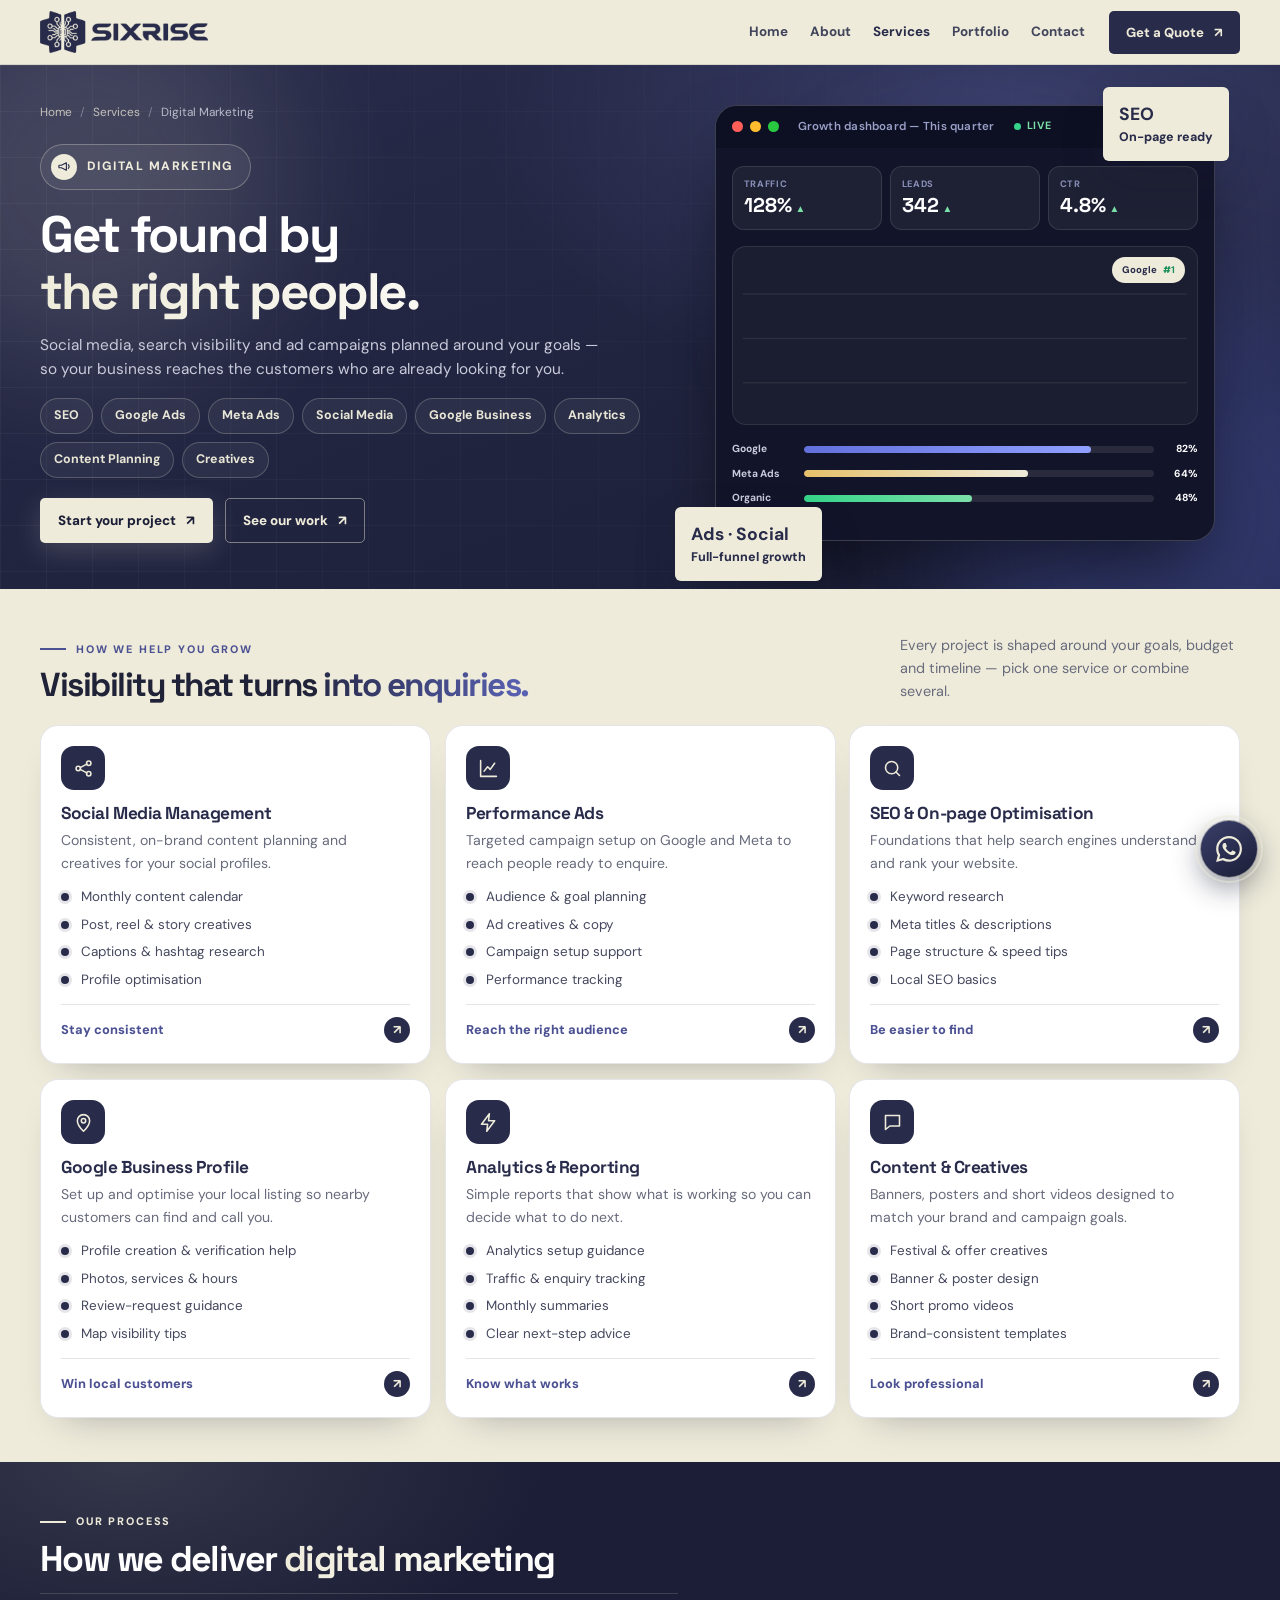
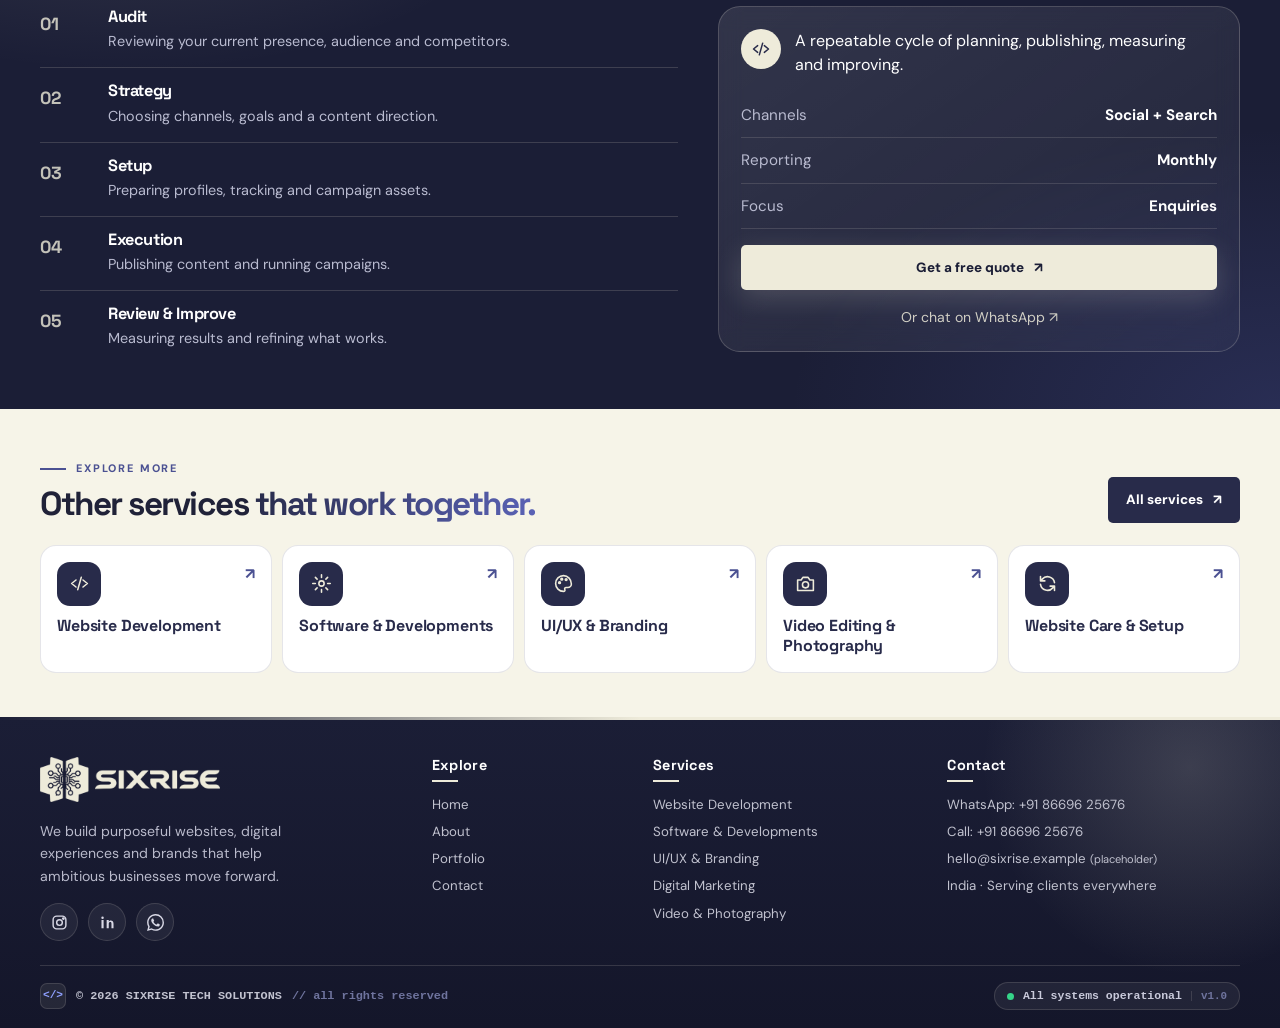
<file: service-digital-marketing.html>
<!doctype html>
<html lang="en">

<head>
    <meta charset="utf-8">
    <meta name="viewport" content="width=device-width, initial-scale=1">
    <meta name="theme-color" content="#282B4A">
    <meta property="og:site_name" content="SIXRISE TECH SOLUTIONS">
    <meta property="og:type" content="website">
    <link rel="icon" href="assets/images/favicon.ico" sizes="any">
    <link rel="icon" href="assets/images/favicon.svg" type="image/svg+xml">
    <link rel="icon" href="assets/images/favicon-32.png" sizes="32x32" type="image/png">
    <link rel="apple-touch-icon" href="assets/images/apple-touch-icon.png">
    <link rel="preconnect" href="https://fonts.googleapis.com">
    <link rel="preconnect" href="https://fonts.gstatic.com" crossorigin>
    <link
        href="https://fonts.googleapis.com/css2?family=DM+Sans:wght@400;500;600;700;800&family=Space+Grotesk:wght@400;500;600;700&display=swap"
        rel="stylesheet">
    <link rel="stylesheet" href="assets/css/style.css">
    <title>Digital Marketing | SIXRISE TECH SOLUTIONS</title>
    <meta name="description" content="Social media, search visibility and ad campaigns planned around your goals — so your business reaches the customers who are already looking for you.">
    <meta property="og:title" content="Digital Marketing | SIXRISE">
    <meta property="og:description" content="Social media, search visibility and ad campaigns planned around your goals — so your business reaches the customers who are already looking for you.">
</head>

<body><a href="#main-content" class="skip-link" style="position:absolute;left:-9999px">Skip to content</a>
    <header class="site-header">
        <div class="container nav-wrap"><a class="brand" href="index.html" aria-label="SIXRISE home"><img
                    src="assets/images/logo-h-dark.png" alt="SIXRISE TECH SOLUTIONS" width="190" height="48"></a>
            <nav class="nav-links" aria-label="Main navigation"><a href="index.html" data-page="index.html">Home</a><a
                    href="about.html" data-page="about.html">About</a><a href="services.html"
                    data-page="services.html">Services</a><a href="portfolio.html"
                    data-page="portfolio.html">Portfolio</a><a href="contact.html"
                    data-page="contact.html">Contact</a><a class="btn btn-gold nav-cta" href="contact.html">Get a Quote
                    <span>↗</span></a></nav><button class="menu-toggle" aria-label="Open navigation menu"
                aria-expanded="false" aria-controls="mobile-menu"><span></span><span></span><span></span></button>
        </div>
        <div class="mobile-menu" id="mobile-menu" aria-hidden="true">
            <nav aria-label="Mobile navigation"><a href="index.html">Home</a><a href="about.html">About</a><a
                    href="services.html">Services</a><a href="portfolio.html">Portfolio</a><a
                    href="contact.html">Contact</a></nav>
            <div class="mobile-menu-bottom"><a href="tel:+918669625676">+91 86696 25676</a><a class="btn btn-gold"
                    href="contact.html">Get a Quote ↗</a></div>
        </div>
    </header>
    <div class="progress-bar" aria-hidden="true"></div>
    <main id="main-content">
<section class="sd-hero">
<div class="hx-orb hx-orb-1"></div><div class="hx-orb hx-orb-2"></div>
<div class="container sd-hero-grid">
<div class="sd-copy">
<div class="breadcrumbs reveal"><a href="index.html">Home</a><span>/</span><a href="services.html">Services</a><span>/</span>Digital Marketing</div>
<span class="sd-badge reveal reveal-delay-1"><span class="sd-bico"><svg viewBox="0 0 24 24" fill="none" stroke="currentColor" stroke-width="1.8" stroke-linecap="round" stroke-linejoin="round" aria-hidden="true"><path d="M3 11v2a1 1 0 001 1h3l8 4V6L7 10H4a1 1 0 00-1 1zM18 9a4 4 0 010 6"/></svg></span>Digital Marketing</span>
<h1 class="reveal reveal-delay-1">Get found by <em>the right people.</em></h1>
<p class="sd-lead reveal reveal-delay-2">Social media, search visibility and ad campaigns planned around your goals — so your business reaches the customers who are already looking for you.</p>
<div class="sd-pills reveal reveal-delay-2"><span class="sd-pill">SEO</span><span class="sd-pill">Google Ads</span><span class="sd-pill">Meta Ads</span><span class="sd-pill">Social Media</span><span class="sd-pill">Google Business</span><span class="sd-pill">Analytics</span><span class="sd-pill">Content Planning</span><span class="sd-pill">Creatives</span></div>
<div class="hero-actions reveal reveal-delay-3"><a class="btn btn-gold btn-glow" href="contact.html?service=Digital%20Marketing%20%2F%20SEO">Start your project <span>↗</span></a><a class="btn btn-outline" href="portfolio.html">See our work <span>↗</span></a></div>
</div>
<div class="sd-visual reveal reveal-delay-1" data-parallax>
<div class="sd-stage">
<div class="sd-glow"></div>
<div class="sd-win vz"><div class="hx-bar"><i></i><i></i><i></i><span class="vz-title">Growth dashboard — This quarter</span><span class="vz-live">LIVE</span></div>
<div class="vz-body">
<div class="mk-kpis">
<div><small>Traffic</small><b><span data-count="128">128</span>%<u>▲</u></b></div>
<div><small>Leads</small><b><span data-count="342">342</span><u>▲</u></b></div>
<div><small>CTR</small><b>4.8%<u>▲</u></b></div>
</div>
<div class="mk-chart">
<div class="mk-rank">Google <b>#1</b></div>
<svg viewBox="0 0 300 110" aria-hidden="true"><defs><linearGradient id="mkg" x1="0" y1="0" x2="0" y2="1"><stop offset="0" stop-color="#6270dc" stop-opacity=".45"/><stop offset="1" stop-color="#6270dc" stop-opacity="0"/></linearGradient></defs>
<g stroke="rgba(238,235,218,.08)"><path d="M0 25H300M0 55H300M0 85H300"/></g>
<path class="mk-area" d="M0 96 L40 84 L80 88 L120 62 L160 68 L200 40 L240 46 L300 12 V110 H0Z" fill="url(#mkg)"/>
<polyline class="mk-line" points="0,96 40,84 80,88 120,62 160,68 200,40 240,46 300,12"/>
<circle class="mk-dot" cx="300" cy="12" r="5"/></svg></div>
<div class="mk-bars">
<div><span>Google</span><i style="--w:82%"></i><em>82%</em></div>
<div><span>Meta Ads</span><i style="--w:64%"></i><em>64%</em></div>
<div><span>Organic</span><i style="--w:48%"></i><em>48%</em></div>
</div>
</div></div>
<div class="float-chip chip-top"><strong>SEO</strong>On-page ready</div>
<div class="float-chip chip-bottom"><strong>Ads · Social</strong>Full-funnel growth</div>
</div></div>
</div>
</section>

<section class="section sec-compact sd-sec">
<div class="container">
<div class="sec-head-row reveal"><div><span class="eyebrow">How we help you grow</span><h2>Visibility that turns <span class="grad">into enquiries.</span></h2></div><p>Every project is shaped around your goals, budget and timeline — pick one service or combine several.</p></div>
<div class="sd-grid"><article class="sd-card reveal reveal-delay-0" data-tilt><div class="sd-cico"><svg viewBox="0 0 24 24" fill="none" stroke="currentColor" stroke-width="1.8" stroke-linecap="round" stroke-linejoin="round" aria-hidden="true"><circle cx="6" cy="12" r="2.5"/><circle cx="18" cy="6" r="2.5"/><circle cx="18" cy="18" r="2.5"/><path d="M8.2 11l7.6-4M8.2 13l7.6 4"/></svg></div><h3>Social Media Management</h3><p>Consistent, on-brand content planning and creatives for your social profiles.</p><ul><li>Monthly content calendar</li><li>Post, reel & story creatives</li><li>Captions & hashtag research</li><li>Profile optimisation</li></ul><div class="sd-cfoot"><span>Stay consistent</span><i>↗</i></div></article><article class="sd-card reveal reveal-delay-1" data-tilt><div class="sd-cico"><svg viewBox="0 0 24 24" fill="none" stroke="currentColor" stroke-width="1.8" stroke-linecap="round" stroke-linejoin="round" aria-hidden="true"><path d="M3 3v18h18"/><path d="M7 15l4-5 3 3 5-7"/></svg></div><h3>Performance Ads</h3><p>Targeted campaign setup on Google and Meta to reach people ready to enquire.</p><ul><li>Audience & goal planning</li><li>Ad creatives & copy</li><li>Campaign setup support</li><li>Performance tracking</li></ul><div class="sd-cfoot"><span>Reach the right audience</span><i>↗</i></div></article><article class="sd-card reveal reveal-delay-2" data-tilt><div class="sd-cico"><svg viewBox="0 0 24 24" fill="none" stroke="currentColor" stroke-width="1.8" stroke-linecap="round" stroke-linejoin="round" aria-hidden="true"><circle cx="11" cy="11" r="7"/><path d="M20 20l-4-4"/></svg></div><h3>SEO & On-page Optimisation</h3><p>Foundations that help search engines understand and rank your website.</p><ul><li>Keyword research</li><li>Meta titles & descriptions</li><li>Page structure & speed tips</li><li>Local SEO basics</li></ul><div class="sd-cfoot"><span>Be easier to find</span><i>↗</i></div></article><article class="sd-card reveal reveal-delay-0" data-tilt><div class="sd-cico"><svg viewBox="0 0 24 24" fill="none" stroke="currentColor" stroke-width="1.8" stroke-linecap="round" stroke-linejoin="round" aria-hidden="true"><path d="M12 22s7-6.5 7-12a7 7 0 10-14 0c0 5.5 7 12 7 12z"/><circle cx="12" cy="10" r="2.5"/></svg></div><h3>Google Business Profile</h3><p>Set up and optimise your local listing so nearby customers can find and call you.</p><ul><li>Profile creation & verification help</li><li>Photos, services & hours</li><li>Review-request guidance</li><li>Map visibility tips</li></ul><div class="sd-cfoot"><span>Win local customers</span><i>↗</i></div></article><article class="sd-card reveal reveal-delay-1" data-tilt><div class="sd-cico"><svg viewBox="0 0 24 24" fill="none" stroke="currentColor" stroke-width="1.8" stroke-linecap="round" stroke-linejoin="round" aria-hidden="true"><path d="M13 2L4 14h7l-1 8 9-12h-7l1-8z"/></svg></div><h3>Analytics & Reporting</h3><p>Simple reports that show what is working so you can decide what to do next.</p><ul><li>Analytics setup guidance</li><li>Traffic & enquiry tracking</li><li>Monthly summaries</li><li>Clear next-step advice</li></ul><div class="sd-cfoot"><span>Know what works</span><i>↗</i></div></article><article class="sd-card reveal reveal-delay-2" data-tilt><div class="sd-cico"><svg viewBox="0 0 24 24" fill="none" stroke="currentColor" stroke-width="1.8" stroke-linecap="round" stroke-linejoin="round" aria-hidden="true"><path d="M4 4h16v12H9l-5 4V4z"/></svg></div><h3>Content & Creatives</h3><p>Banners, posters and short videos designed to match your brand and campaign goals.</p><ul><li>Festival & offer creatives</li><li>Banner & poster design</li><li>Short promo videos</li><li>Brand-consistent templates</li></ul><div class="sd-cfoot"><span>Look professional</span><i>↗</i></div></article></div>
</div>
</section>

<section class="section sec-compact section-dark sd-proc">
<div class="container sd-proc-grid">
<div>
<span class="eyebrow reveal">Our process</span>
<h2 class="reveal">How we deliver <span class="grad">digital marketing</span></h2>
<ol class="sd-steps"><li class="reveal reveal-delay-0"><span>01</span><div><h3>Audit</h3><p>Reviewing your current presence, audience and competitors.</p></div></li><li class="reveal reveal-delay-1"><span>02</span><div><h3>Strategy</h3><p>Choosing channels, goals and a content direction.</p></div></li><li class="reveal reveal-delay-2"><span>03</span><div><h3>Setup</h3><p>Preparing profiles, tracking and campaign assets.</p></div></li><li class="reveal reveal-delay-0"><span>04</span><div><h3>Execution</h3><p>Publishing content and running campaigns.</p></div></li><li class="reveal reveal-delay-1"><span>05</span><div><h3>Review & Improve</h3><p>Measuring results and refining what works.</p></div></li></ol>
</div>
<aside class="sd-panel reveal reveal-delay-1" data-tilt>
<div class="sd-panel-top"><span class="sd-bico"><svg viewBox="0 0 24 24" fill="none" stroke="currentColor" stroke-width="1.8" stroke-linecap="round" stroke-linejoin="round" aria-hidden="true"><path d="M8 8l-5 4 5 4M16 8l5 4-5 4M14 5l-4 14"/></svg></span><p>A repeatable cycle of planning, publishing, measuring and improving.</p></div>
<div class="sd-kv"><div><span>Channels</span><b>Social + Search</b></div><div><span>Reporting</span><b>Monthly</b></div><div><span>Focus</span><b>Enquiries</b></div></div>
<a class="btn btn-gold btn-glow" href="contact.html?service=Digital%20Marketing%20%2F%20SEO">Get a free quote <span>↗</span></a>
<a class="sd-wa" href="https://wa.me/918669625676" target="_blank" rel="noopener">Or chat on WhatsApp ↗</a>
</aside>
</div>
</section>

<section class="section sec-compact sd-more">
<div class="container">
<div class="sec-head-row reveal"><div><span class="eyebrow">Explore more</span><h2>Other services <span class="grad">that work together.</span></h2></div><a class="btn btn-dark" href="services.html">All services <span>↗</span></a></div>
<div class="sd-others reveal"><a class="sd-other" href="service-website-development.html"><span class="sd-oico"><svg viewBox="0 0 24 24" fill="none" stroke="currentColor" stroke-width="1.8" stroke-linecap="round" stroke-linejoin="round" aria-hidden="true"><path d="M8 8l-5 4 5 4M16 8l5 4-5 4M14 5l-4 14"/></svg></span><strong>Website Development</strong><i>↗</i></a><a class="sd-other" href="service-software-development.html"><span class="sd-oico"><svg viewBox="0 0 24 24" fill="none" stroke="currentColor" stroke-width="1.8" stroke-linecap="round" stroke-linejoin="round" aria-hidden="true"><circle cx="12" cy="12" r="3"/><path d="M12 2v3M12 19v3M2 12h3M19 12h3M5 5l2 2M17 17l2 2M19 5l-2 2M7 17l-2 2"/></svg></span><strong>Software & Developments</strong><i>↗</i></a><a class="sd-other" href="service-ui-ux-branding.html"><span class="sd-oico"><svg viewBox="0 0 24 24" fill="none" stroke="currentColor" stroke-width="1.8" stroke-linecap="round" stroke-linejoin="round" aria-hidden="true"><path d="M12 3a9 9 0 100 18c1.5 0 2-1 1.5-2s0-2.5 1.5-2.5H17a4 4 0 004-4c0-5-4-9.5-9-9.5z"/><circle cx="7.5" cy="11" r="1"/><circle cx="10" cy="7" r="1"/><circle cx="15" cy="7.5" r="1"/></svg></span><strong>UI/UX & Branding</strong><i>↗</i></a><a class="sd-other" href="service-video-photography.html"><span class="sd-oico"><svg viewBox="0 0 24 24" fill="none" stroke="currentColor" stroke-width="1.8" stroke-linecap="round" stroke-linejoin="round" aria-hidden="true"><path d="M3 8h4l2-3h6l2 3h4v12H3V8z"/><circle cx="12" cy="13.5" r="3.5"/></svg></span><strong>Video Editing & Photography</strong><i>↗</i></a><a class="sd-other" href="service-website-care.html"><span class="sd-oico"><svg viewBox="0 0 24 24" fill="none" stroke="currentColor" stroke-width="1.8" stroke-linecap="round" stroke-linejoin="round" aria-hidden="true"><path d="M20 11a8 8 0 00-14-4L4 9M4 4v5h5M4 13a8 8 0 0014 4l2-2M20 20v-5h-5"/></svg></span><strong>Website Care & Setup</strong><i>↗</i></a></div>
</div>
</section>
</main>
    <footer class="site-footer"><span class="foot-line"></span>
        <div class="foot-orb"></div>
        <div class="container">
            <div class="footer-grid">
                <div class="footer-brand"><a href="index.html"><img src="assets/images/logo-h-light.png" alt="SIXRISE" width="190" height="48"></a>
                    <p>We build purposeful websites, digital experiences and brands that help ambitious businesses move
                        forward.</p>
                    <div class="social-links"><a class="soc" href="https://www.instagram.com/sixrise__/" target="_blank"
                            rel="noopener" aria-label="Instagram"><svg viewBox="0 0 24 24" fill="none"
                                stroke="currentColor" stroke-width="2">
                                <rect x="3" y="3" width="18" height="18" rx="5" />
                                <circle cx="12" cy="12" r="4" />
                                <circle cx="17.5" cy="6.5" r="1" fill="currentColor" />
                            </svg></a><a class="soc" href="https://www.linkedin.com/" target="_blank" rel="noopener"
                            aria-label="LinkedIn"><svg viewBox="0 0 24 24" fill="currentColor">
                                <path
                                    d="M6.5 8.5h-3V20h3V8.5zM5 3.5A1.75 1.75 0 105 7a1.75 1.75 0 000-3.5zM20.5 20v-6.3c0-3-1.6-4.4-3.8-4.4-1.7 0-2.5.9-2.9 1.6V8.5h-3V20h3v-6.1c0-1.6.8-2.5 2.1-2.5s1.7.9 1.7 2.5V20h2.9z" />
                            </svg></a><a class="soc" href="https://wa.me/918669625676" target="_blank" rel="noopener"
                            aria-label="WhatsApp"><svg viewBox="0 0 24 24" fill="currentColor">
                                <path
                                    d="M17.472 14.382c-.297-.149-1.758-.867-2.03-.967-.273-.099-.471-.148-.67.15-.197.297-.767.966-.94 1.164-.173.199-.347.223-.644.075-.297-.15-1.255-.463-2.39-1.475-.883-.788-1.48-1.761-1.653-2.059-.173-.297-.018-.458.13-.606.134-.133.298-.347.446-.52.149-.174.198-.298.298-.497.099-.198.05-.371-.025-.52-.075-.149-.669-1.612-.916-2.207-.242-.579-.487-.5-.669-.51-.173-.008-.371-.01-.57-.01-.198 0-.52.074-.792.372-.272.297-1.04 1.016-1.04 2.479 0 1.462 1.065 2.875 1.213 3.074.149.198 2.096 3.2 5.077 4.487.709.306 1.262.489 1.694.625.712.227 1.36.195 1.871.118.571-.085 1.758-.719 2.006-1.413.248-.694.248-1.289.173-1.413-.074-.124-.272-.198-.57-.347m-5.421 7.403h-.004a9.87 9.87 0 01-5.031-1.378l-.361-.214-3.741.982.998-3.648-.235-.374a9.86 9.86 0 01-1.51-5.26c.001-5.45 4.436-9.884 9.888-9.884 2.64 0 5.122 1.03 6.988 2.898a9.825 9.825 0 012.893 6.994c-.003 5.45-4.437 9.884-9.885 9.884m8.413-18.297A11.815 11.815 0 0012.05 0C5.495 0 .16 5.335.157 11.892c0 2.096.547 4.142 1.588 5.945L.057 24l6.305-1.654a11.882 11.882 0 005.683 1.448h.005c6.554 0 11.89-5.335 11.893-11.893a11.821 11.821 0 00-3.48-8.413Z" />
                            </svg></a></div>
                </div>
                <div class="footer-col">
                    <h3>Explore</h3><a href="index.html">Home</a><a href="about.html">About</a><a
                        href="portfolio.html">Portfolio</a><a href="contact.html">Contact</a>
                </div>
                <div class="footer-col">
                    <h3>Services</h3><a href="service-website-development.html">Website Development</a><a
                        href="service-software-development.html">Software & Developments</a><a href="service-ui-ux-branding.html">UI/UX
                        &amp; Branding</a><a href="service-digital-marketing.html">Digital Marketing</a><a
                        href="service-video-photography.html">Video &amp; Photography</a>
                </div>
                <div class="footer-col contact-col">
                    <h3>Contact</h3><a href="https://wa.me/918669625676" target="_blank" rel="noopener">WhatsApp: +91 86696 25676</a><a href="tel:+918669625676">Call: +91 86696 25676</a><a
                        href="mailto:hello@sixrise.example">hello@sixrise.example
                        <small>(placeholder)</small></a><span>India · Serving clients everywhere</span>
                </div>
            </div>
            <div class="footer-bottom"><span class="ft-copy"><b>&lt;/&gt;</b><span>© <span data-year></span> SIXRISE TECH SOLUTIONS</span><em>// all rights reserved</em></span><span class="ft-status"><i></i>All systems operational<small>v1.0</small></span><button class="to-top"
                    type="button" aria-label="Back to top">↑</button></div>
        </div>
    </footer><a class="whatsapp-float" href="https://wa.me/918669625676" target="_blank" rel="noopener"
        aria-label="Chat with SIXRISE on WhatsApp"><svg viewBox="0 0 24 24" aria-hidden="true">
            <path
                d="M17.472 14.382c-.297-.149-1.758-.867-2.03-.967-.273-.099-.471-.148-.67.15-.197.297-.767.966-.94 1.164-.173.199-.347.223-.644.075-.297-.15-1.255-.463-2.39-1.475-.883-.788-1.48-1.761-1.653-2.059-.173-.297-.018-.458.13-.606.134-.133.298-.347.446-.52.149-.174.198-.298.298-.497.099-.198.05-.371-.025-.52-.075-.149-.669-1.612-.916-2.207-.242-.579-.487-.5-.669-.51-.173-.008-.371-.01-.57-.01-.198 0-.52.074-.792.372-.272.297-1.04 1.016-1.04 2.479 0 1.462 1.065 2.875 1.213 3.074.149.198 2.096 3.2 5.077 4.487.709.306 1.262.489 1.694.625.712.227 1.36.195 1.871.118.571-.085 1.758-.719 2.006-1.413.248-.694.248-1.289.173-1.413-.074-.124-.272-.198-.57-.347m-5.421 7.403h-.004a9.87 9.87 0 01-5.031-1.378l-.361-.214-3.741.982.998-3.648-.235-.374a9.86 9.86 0 01-1.51-5.26c.001-5.45 4.436-9.884 9.888-9.884 2.64 0 5.122 1.03 6.988 2.898a9.825 9.825 0 012.893 6.994c-.003 5.45-4.437 9.884-9.885 9.884m8.413-18.297A11.815 11.815 0 0012.05 0C5.495 0 .16 5.335.157 11.892c0 2.096.547 4.142 1.588 5.945L.057 24l6.305-1.654a11.882 11.882 0 005.683 1.448h.005c6.554 0 11.89-5.335 11.893-11.893a11.821 11.821 0 00-3.48-8.413Z" />
        </svg></a>
    <script src="assets/js/main.js"></script>
</body>

</html>
</file>
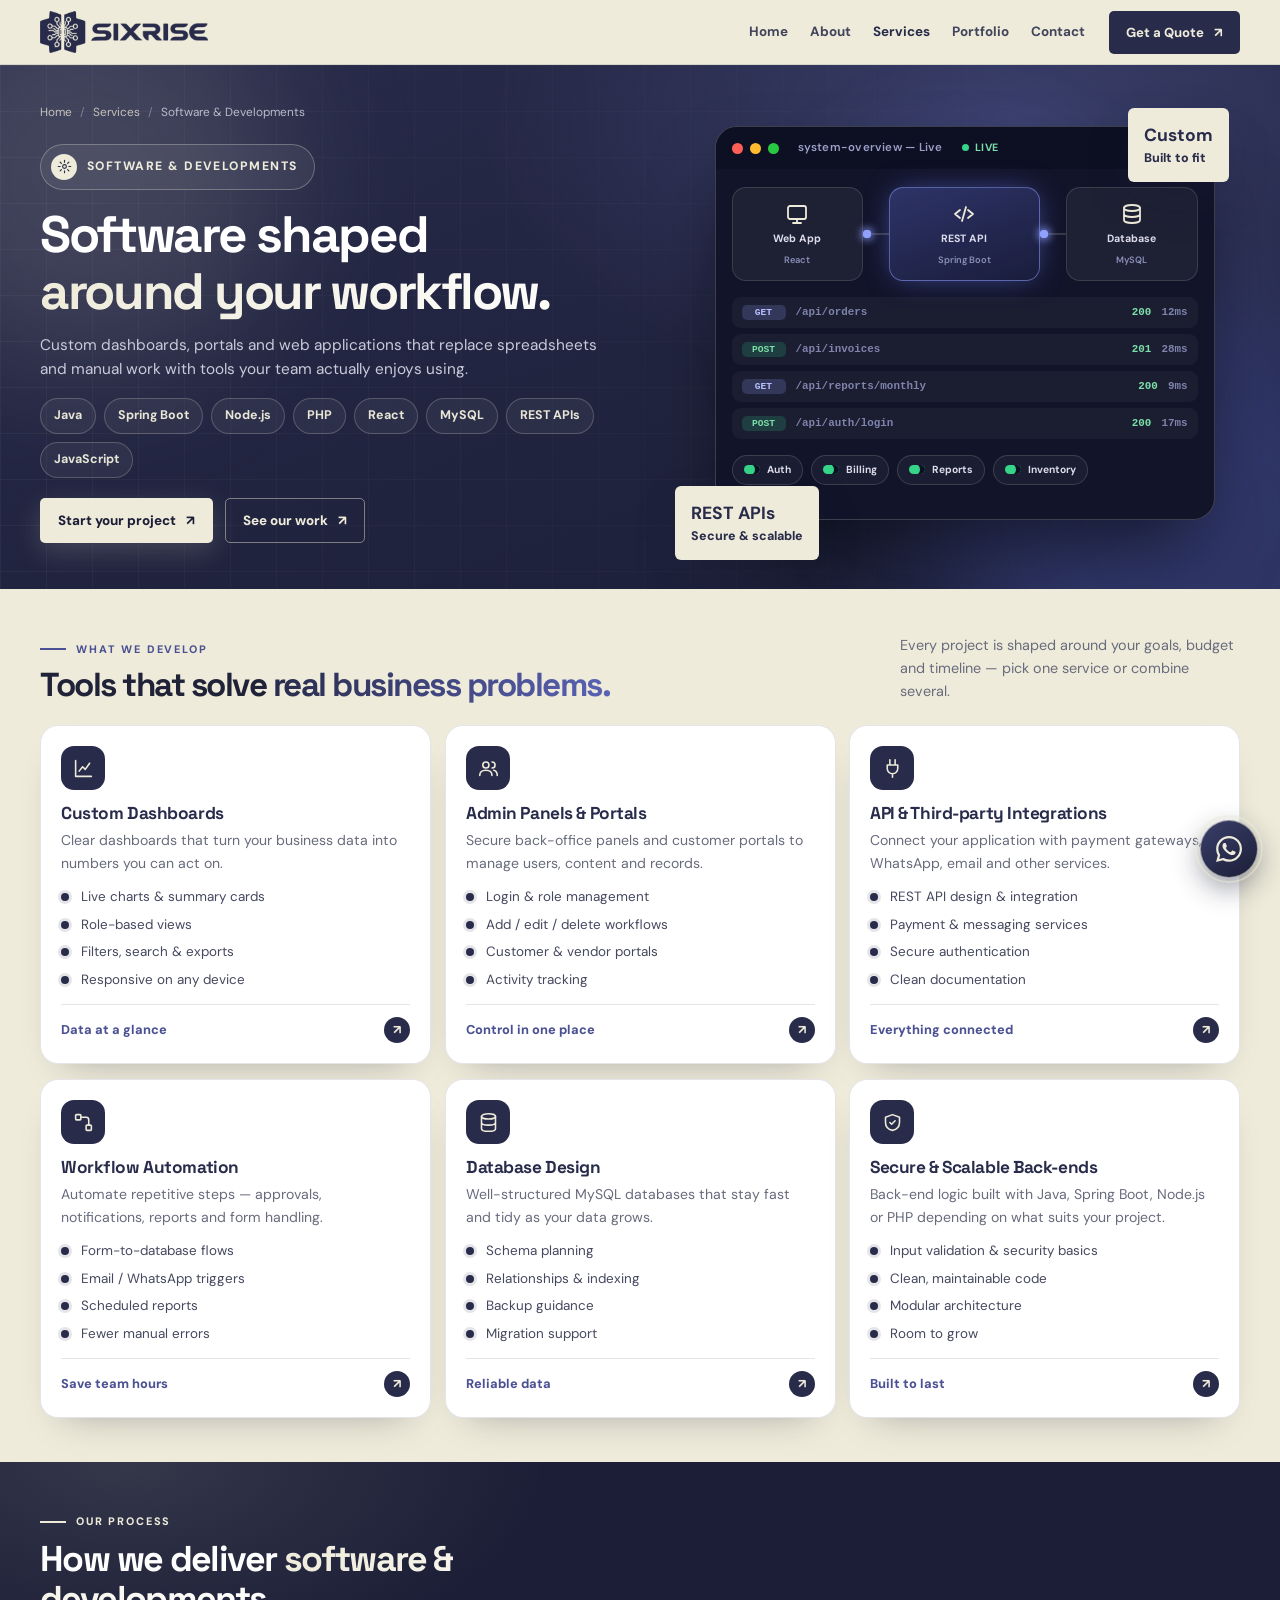
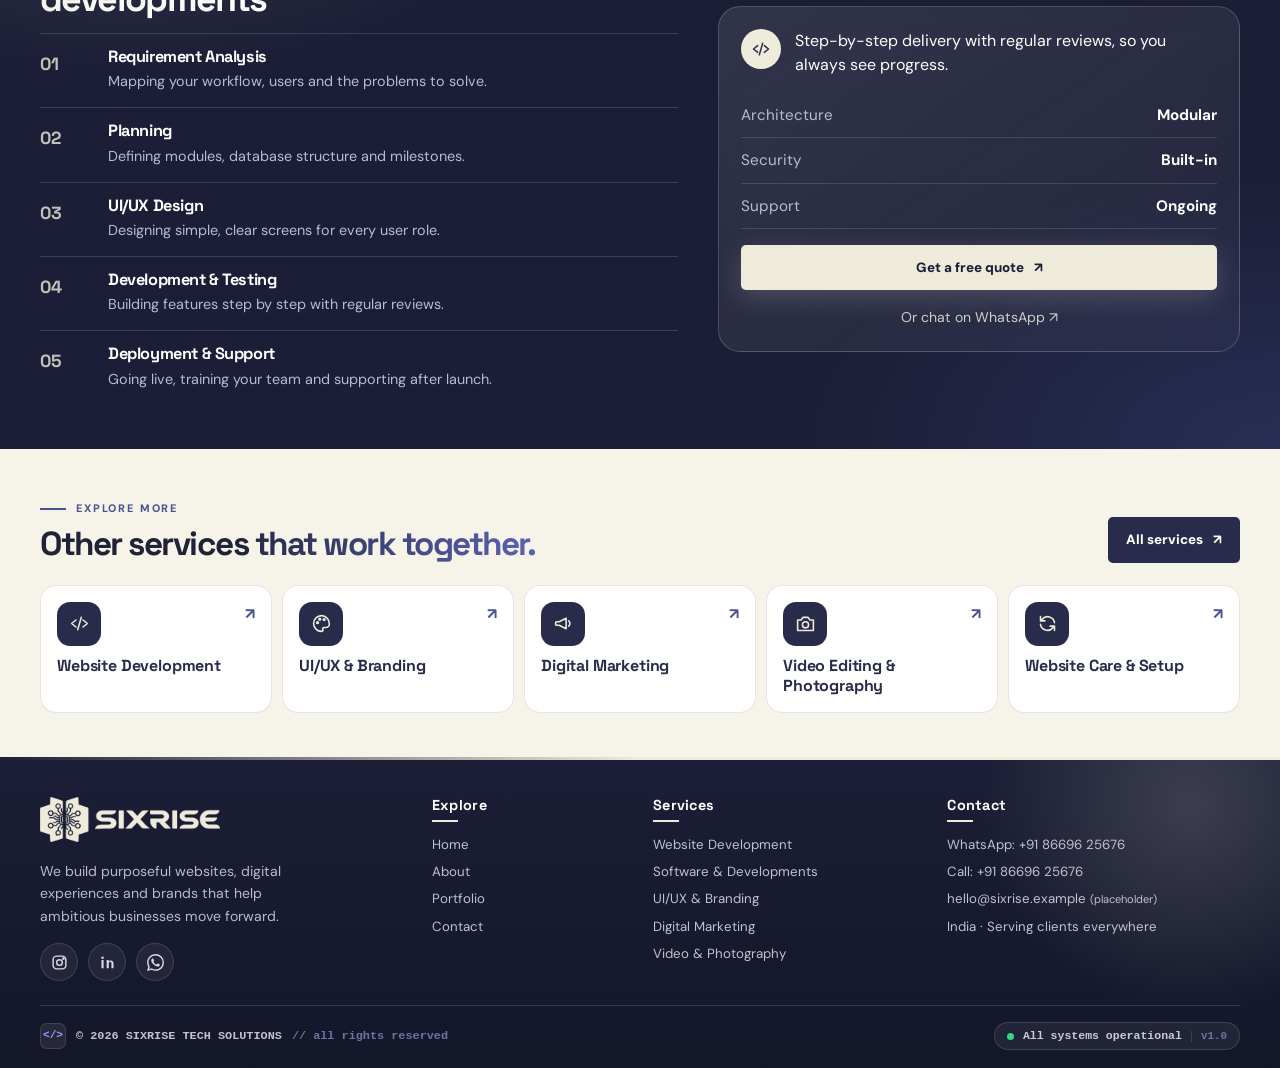
<file: service-software-development.html>
<!doctype html>
<html lang="en">

<head>
    <meta charset="utf-8">
    <meta name="viewport" content="width=device-width, initial-scale=1">
    <meta name="theme-color" content="#282B4A">
    <meta property="og:site_name" content="SIXRISE TECH SOLUTIONS">
    <meta property="og:type" content="website">
    <link rel="icon" href="assets/images/favicon.ico" sizes="any">
    <link rel="icon" href="assets/images/favicon.svg" type="image/svg+xml">
    <link rel="icon" href="assets/images/favicon-32.png" sizes="32x32" type="image/png">
    <link rel="apple-touch-icon" href="assets/images/apple-touch-icon.png">
    <link rel="preconnect" href="https://fonts.googleapis.com">
    <link rel="preconnect" href="https://fonts.gstatic.com" crossorigin>
    <link
        href="https://fonts.googleapis.com/css2?family=DM+Sans:wght@400;500;600;700;800&family=Space+Grotesk:wght@400;500;600;700&display=swap"
        rel="stylesheet">
    <link rel="stylesheet" href="assets/css/style.css">
    <title>Software & Developments | SIXRISE TECH SOLUTIONS</title>
    <meta name="description" content="Custom dashboards, portals and web applications that replace spreadsheets and manual work with tools your team actually enjoys using.">
    <meta property="og:title" content="Software & Developments | SIXRISE">
    <meta property="og:description" content="Custom dashboards, portals and web applications that replace spreadsheets and manual work with tools your team actually enjoys using.">
</head>

<body><a href="#main-content" class="skip-link" style="position:absolute;left:-9999px">Skip to content</a>
    <header class="site-header">
        <div class="container nav-wrap"><a class="brand" href="index.html" aria-label="SIXRISE home"><img
                    src="assets/images/logo-h-dark.png" alt="SIXRISE TECH SOLUTIONS" width="190" height="48"></a>
            <nav class="nav-links" aria-label="Main navigation"><a href="index.html" data-page="index.html">Home</a><a
                    href="about.html" data-page="about.html">About</a><a href="services.html"
                    data-page="services.html">Services</a><a href="portfolio.html"
                    data-page="portfolio.html">Portfolio</a><a href="contact.html"
                    data-page="contact.html">Contact</a><a class="btn btn-gold nav-cta" href="contact.html">Get a Quote
                    <span>↗</span></a></nav><button class="menu-toggle" aria-label="Open navigation menu"
                aria-expanded="false" aria-controls="mobile-menu"><span></span><span></span><span></span></button>
        </div>
        <div class="mobile-menu" id="mobile-menu" aria-hidden="true">
            <nav aria-label="Mobile navigation"><a href="index.html">Home</a><a href="about.html">About</a><a
                    href="services.html">Services</a><a href="portfolio.html">Portfolio</a><a
                    href="contact.html">Contact</a></nav>
            <div class="mobile-menu-bottom"><a href="tel:+918669625676">+91 86696 25676</a><a class="btn btn-gold"
                    href="contact.html">Get a Quote ↗</a></div>
        </div>
    </header>
    <div class="progress-bar" aria-hidden="true"></div>
    <main id="main-content">
<section class="sd-hero">
<div class="hx-orb hx-orb-1"></div><div class="hx-orb hx-orb-2"></div>
<div class="container sd-hero-grid">
<div class="sd-copy">
<div class="breadcrumbs reveal"><a href="index.html">Home</a><span>/</span><a href="services.html">Services</a><span>/</span>Software & Developments</div>
<span class="sd-badge reveal reveal-delay-1"><span class="sd-bico"><svg viewBox="0 0 24 24" fill="none" stroke="currentColor" stroke-width="1.8" stroke-linecap="round" stroke-linejoin="round" aria-hidden="true"><circle cx="12" cy="12" r="3"/><path d="M12 2v3M12 19v3M2 12h3M19 12h3M5 5l2 2M17 17l2 2M19 5l-2 2M7 17l-2 2"/></svg></span>Software & Developments</span>
<h1 class="reveal reveal-delay-1">Software shaped <em>around your workflow.</em></h1>
<p class="sd-lead reveal reveal-delay-2">Custom dashboards, portals and web applications that replace spreadsheets and manual work with tools your team actually enjoys using.</p>
<div class="sd-pills reveal reveal-delay-2"><span class="sd-pill">Java</span><span class="sd-pill">Spring Boot</span><span class="sd-pill">Node.js</span><span class="sd-pill">PHP</span><span class="sd-pill">React</span><span class="sd-pill">MySQL</span><span class="sd-pill">REST APIs</span><span class="sd-pill">JavaScript</span></div>
<div class="hero-actions reveal reveal-delay-3"><a class="btn btn-gold btn-glow" href="contact.html?service=Web%20Apps%20%26%20Custom%20Projects">Start your project <span>↗</span></a><a class="btn btn-outline" href="portfolio.html">See our work <span>↗</span></a></div>
</div>
<div class="sd-visual reveal reveal-delay-1" data-parallax>
<div class="sd-stage">
<div class="sd-glow"></div>
<div class="sd-win vz"><div class="hx-bar"><i></i><i></i><i></i><span class="vz-title">system-overview — Live</span><span class="vz-live">LIVE</span></div>
<div class="vz-body">
<div class="vz-arch">
<div class="vz-node"><svg viewBox="0 0 24 24" fill="none" stroke="currentColor" stroke-width="1.8" stroke-linecap="round" stroke-linejoin="round"><rect x="3" y="4" width="18" height="13" rx="2"/><path d="M8 21h8M12 17v4"/></svg>Web App<small>React</small></div>
<div class="vz-link"><i></i><i></i></div>
<div class="vz-node core"><svg viewBox="0 0 24 24" fill="none" stroke="currentColor" stroke-width="1.8" stroke-linecap="round" stroke-linejoin="round"><path d="M8 8l-5 4 5 4M16 8l5 4-5 4M14 5l-4 14"/></svg>REST API<small>Spring Boot</small></div>
<div class="vz-link"><i></i><i></i></div>
<div class="vz-node"><svg viewBox="0 0 24 24" fill="none" stroke="currentColor" stroke-width="1.8" stroke-linecap="round" stroke-linejoin="round"><ellipse cx="12" cy="6" rx="8" ry="3"/><path d="M4 6v6c0 1.7 3.6 3 8 3s8-1.3 8-3V6M4 12v6c0 1.7 3.6 3 8 3s8-1.3 8-3v-6"/></svg>Database<small>MySQL</small></div>
</div>
<div class="vz-log">
<div><em>GET</em><span>/api/orders</span><b>200</b><span>12ms</span></div>
<div><em class="p">POST</em><span>/api/invoices</span><b>201</b><span>28ms</span></div>
<div><em>GET</em><span>/api/reports/monthly</span><b>200</b><span>9ms</span></div>
<div><em class="p">POST</em><span>/api/auth/login</span><b>200</b><span>17ms</span></div>
</div>
<div class="vz-mods"><span>Auth</span><span>Billing</span><span>Reports</span><span>Inventory</span></div>
</div></div>
<div class="float-chip chip-top"><strong>Custom</strong>Built to fit</div>
<div class="float-chip chip-bottom"><strong>REST APIs</strong>Secure &amp; scalable</div>
</div></div>
</div>
</section>

<section class="section sec-compact sd-sec">
<div class="container">
<div class="sec-head-row reveal"><div><span class="eyebrow">What we develop</span><h2>Tools that solve <span class="grad">real business problems.</span></h2></div><p>Every project is shaped around your goals, budget and timeline — pick one service or combine several.</p></div>
<div class="sd-grid"><article class="sd-card reveal reveal-delay-0" data-tilt><div class="sd-cico"><svg viewBox="0 0 24 24" fill="none" stroke="currentColor" stroke-width="1.8" stroke-linecap="round" stroke-linejoin="round" aria-hidden="true"><path d="M3 3v18h18"/><path d="M7 15l4-5 3 3 5-7"/></svg></div><h3>Custom Dashboards</h3><p>Clear dashboards that turn your business data into numbers you can act on.</p><ul><li>Live charts & summary cards</li><li>Role-based views</li><li>Filters, search & exports</li><li>Responsive on any device</li></ul><div class="sd-cfoot"><span>Data at a glance</span><i>↗</i></div></article><article class="sd-card reveal reveal-delay-1" data-tilt><div class="sd-cico"><svg viewBox="0 0 24 24" fill="none" stroke="currentColor" stroke-width="1.8" stroke-linecap="round" stroke-linejoin="round" aria-hidden="true"><circle cx="9" cy="8" r="3.5"/><path d="M2 20c0-4 3-6 7-6s7 2 7 6M16 4.5a3.5 3.5 0 010 7M18 14c2.5.6 4 2.4 4 6"/></svg></div><h3>Admin Panels & Portals</h3><p>Secure back-office panels and customer portals to manage users, content and records.</p><ul><li>Login & role management</li><li>Add / edit / delete workflows</li><li>Customer & vendor portals</li><li>Activity tracking</li></ul><div class="sd-cfoot"><span>Control in one place</span><i>↗</i></div></article><article class="sd-card reveal reveal-delay-2" data-tilt><div class="sd-cico"><svg viewBox="0 0 24 24" fill="none" stroke="currentColor" stroke-width="1.8" stroke-linecap="round" stroke-linejoin="round" aria-hidden="true"><path d="M9 2v6M15 2v6M6 8h12v4a6 6 0 01-12 0V8zM12 18v4"/></svg></div><h3>API & Third-party Integrations</h3><p>Connect your application with payment gateways, WhatsApp, email and other services.</p><ul><li>REST API design & integration</li><li>Payment & messaging services</li><li>Secure authentication</li><li>Clean documentation</li></ul><div class="sd-cfoot"><span>Everything connected</span><i>↗</i></div></article><article class="sd-card reveal reveal-delay-0" data-tilt><div class="sd-cico"><svg viewBox="0 0 24 24" fill="none" stroke="currentColor" stroke-width="1.8" stroke-linecap="round" stroke-linejoin="round" aria-hidden="true"><rect x="3" y="3" width="6" height="6" rx="1"/><rect x="15" y="15" width="6" height="6" rx="1"/><path d="M9 6h6a3 3 0 013 3v6"/></svg></div><h3>Workflow Automation</h3><p>Automate repetitive steps — approvals, notifications, reports and form handling.</p><ul><li>Form-to-database flows</li><li>Email / WhatsApp triggers</li><li>Scheduled reports</li><li>Fewer manual errors</li></ul><div class="sd-cfoot"><span>Save team hours</span><i>↗</i></div></article><article class="sd-card reveal reveal-delay-1" data-tilt><div class="sd-cico"><svg viewBox="0 0 24 24" fill="none" stroke="currentColor" stroke-width="1.8" stroke-linecap="round" stroke-linejoin="round" aria-hidden="true"><ellipse cx="12" cy="5" rx="8" ry="3"/><path d="M4 5v14c0 1.7 3.6 3 8 3s8-1.3 8-3V5M4 12c0 1.7 3.6 3 8 3s8-1.3 8-3"/></svg></div><h3>Database Design</h3><p>Well-structured MySQL databases that stay fast and tidy as your data grows.</p><ul><li>Schema planning</li><li>Relationships & indexing</li><li>Backup guidance</li><li>Migration support</li></ul><div class="sd-cfoot"><span>Reliable data</span><i>↗</i></div></article><article class="sd-card reveal reveal-delay-2" data-tilt><div class="sd-cico"><svg viewBox="0 0 24 24" fill="none" stroke="currentColor" stroke-width="1.8" stroke-linecap="round" stroke-linejoin="round" aria-hidden="true"><path d="M12 3l8 3v6c0 5-3.5 8-8 9-4.5-1-8-4-8-9V6l8-3z"/><path d="M9 12l2 2 4-4"/></svg></div><h3>Secure & Scalable Back-ends</h3><p>Back-end logic built with Java, Spring Boot, Node.js or PHP depending on what suits your project.</p><ul><li>Input validation & security basics</li><li>Clean, maintainable code</li><li>Modular architecture</li><li>Room to grow</li></ul><div class="sd-cfoot"><span>Built to last</span><i>↗</i></div></article></div>
</div>
</section>

<section class="section sec-compact section-dark sd-proc">
<div class="container sd-proc-grid">
<div>
<span class="eyebrow reveal">Our process</span>
<h2 class="reveal">How we deliver <span class="grad">software & developments</span></h2>
<ol class="sd-steps"><li class="reveal reveal-delay-0"><span>01</span><div><h3>Requirement Analysis</h3><p>Mapping your workflow, users and the problems to solve.</p></div></li><li class="reveal reveal-delay-1"><span>02</span><div><h3>Planning</h3><p>Defining modules, database structure and milestones.</p></div></li><li class="reveal reveal-delay-2"><span>03</span><div><h3>UI/UX Design</h3><p>Designing simple, clear screens for every user role.</p></div></li><li class="reveal reveal-delay-0"><span>04</span><div><h3>Development & Testing</h3><p>Building features step by step with regular reviews.</p></div></li><li class="reveal reveal-delay-1"><span>05</span><div><h3>Deployment & Support</h3><p>Going live, training your team and supporting after launch.</p></div></li></ol>
</div>
<aside class="sd-panel reveal reveal-delay-1" data-tilt>
<div class="sd-panel-top"><span class="sd-bico"><svg viewBox="0 0 24 24" fill="none" stroke="currentColor" stroke-width="1.8" stroke-linecap="round" stroke-linejoin="round" aria-hidden="true"><path d="M8 8l-5 4 5 4M16 8l5 4-5 4M14 5l-4 14"/></svg></span><p>Step-by-step delivery with regular reviews, so you always see progress.</p></div>
<div class="sd-kv"><div><span>Architecture</span><b>Modular</b></div><div><span>Security</span><b>Built-in</b></div><div><span>Support</span><b>Ongoing</b></div></div>
<a class="btn btn-gold btn-glow" href="contact.html?service=Web%20Apps%20%26%20Custom%20Projects">Get a free quote <span>↗</span></a>
<a class="sd-wa" href="https://wa.me/918669625676" target="_blank" rel="noopener">Or chat on WhatsApp ↗</a>
</aside>
</div>
</section>

<section class="section sec-compact sd-more">
<div class="container">
<div class="sec-head-row reveal"><div><span class="eyebrow">Explore more</span><h2>Other services <span class="grad">that work together.</span></h2></div><a class="btn btn-dark" href="services.html">All services <span>↗</span></a></div>
<div class="sd-others reveal"><a class="sd-other" href="service-website-development.html"><span class="sd-oico"><svg viewBox="0 0 24 24" fill="none" stroke="currentColor" stroke-width="1.8" stroke-linecap="round" stroke-linejoin="round" aria-hidden="true"><path d="M8 8l-5 4 5 4M16 8l5 4-5 4M14 5l-4 14"/></svg></span><strong>Website Development</strong><i>↗</i></a><a class="sd-other" href="service-ui-ux-branding.html"><span class="sd-oico"><svg viewBox="0 0 24 24" fill="none" stroke="currentColor" stroke-width="1.8" stroke-linecap="round" stroke-linejoin="round" aria-hidden="true"><path d="M12 3a9 9 0 100 18c1.5 0 2-1 1.5-2s0-2.5 1.5-2.5H17a4 4 0 004-4c0-5-4-9.5-9-9.5z"/><circle cx="7.5" cy="11" r="1"/><circle cx="10" cy="7" r="1"/><circle cx="15" cy="7.5" r="1"/></svg></span><strong>UI/UX & Branding</strong><i>↗</i></a><a class="sd-other" href="service-digital-marketing.html"><span class="sd-oico"><svg viewBox="0 0 24 24" fill="none" stroke="currentColor" stroke-width="1.8" stroke-linecap="round" stroke-linejoin="round" aria-hidden="true"><path d="M3 11v2a1 1 0 001 1h3l8 4V6L7 10H4a1 1 0 00-1 1zM18 9a4 4 0 010 6"/></svg></span><strong>Digital Marketing</strong><i>↗</i></a><a class="sd-other" href="service-video-photography.html"><span class="sd-oico"><svg viewBox="0 0 24 24" fill="none" stroke="currentColor" stroke-width="1.8" stroke-linecap="round" stroke-linejoin="round" aria-hidden="true"><path d="M3 8h4l2-3h6l2 3h4v12H3V8z"/><circle cx="12" cy="13.5" r="3.5"/></svg></span><strong>Video Editing & Photography</strong><i>↗</i></a><a class="sd-other" href="service-website-care.html"><span class="sd-oico"><svg viewBox="0 0 24 24" fill="none" stroke="currentColor" stroke-width="1.8" stroke-linecap="round" stroke-linejoin="round" aria-hidden="true"><path d="M20 11a8 8 0 00-14-4L4 9M4 4v5h5M4 13a8 8 0 0014 4l2-2M20 20v-5h-5"/></svg></span><strong>Website Care & Setup</strong><i>↗</i></a></div>
</div>
</section>
</main>
    <footer class="site-footer"><span class="foot-line"></span>
        <div class="foot-orb"></div>
        <div class="container">
            <div class="footer-grid">
                <div class="footer-brand"><a href="index.html"><img src="assets/images/logo-h-light.png" alt="SIXRISE" width="190" height="48"></a>
                    <p>We build purposeful websites, digital experiences and brands that help ambitious businesses move
                        forward.</p>
                    <div class="social-links"><a class="soc" href="https://www.instagram.com/sixrise__/" target="_blank"
                            rel="noopener" aria-label="Instagram"><svg viewBox="0 0 24 24" fill="none"
                                stroke="currentColor" stroke-width="2">
                                <rect x="3" y="3" width="18" height="18" rx="5" />
                                <circle cx="12" cy="12" r="4" />
                                <circle cx="17.5" cy="6.5" r="1" fill="currentColor" />
                            </svg></a><a class="soc" href="https://www.linkedin.com/" target="_blank" rel="noopener"
                            aria-label="LinkedIn"><svg viewBox="0 0 24 24" fill="currentColor">
                                <path
                                    d="M6.5 8.5h-3V20h3V8.5zM5 3.5A1.75 1.75 0 105 7a1.75 1.75 0 000-3.5zM20.5 20v-6.3c0-3-1.6-4.4-3.8-4.4-1.7 0-2.5.9-2.9 1.6V8.5h-3V20h3v-6.1c0-1.6.8-2.5 2.1-2.5s1.7.9 1.7 2.5V20h2.9z" />
                            </svg></a><a class="soc" href="https://wa.me/918669625676" target="_blank" rel="noopener"
                            aria-label="WhatsApp"><svg viewBox="0 0 24 24" fill="currentColor">
                                <path
                                    d="M17.472 14.382c-.297-.149-1.758-.867-2.03-.967-.273-.099-.471-.148-.67.15-.197.297-.767.966-.94 1.164-.173.199-.347.223-.644.075-.297-.15-1.255-.463-2.39-1.475-.883-.788-1.48-1.761-1.653-2.059-.173-.297-.018-.458.13-.606.134-.133.298-.347.446-.52.149-.174.198-.298.298-.497.099-.198.05-.371-.025-.52-.075-.149-.669-1.612-.916-2.207-.242-.579-.487-.5-.669-.51-.173-.008-.371-.01-.57-.01-.198 0-.52.074-.792.372-.272.297-1.04 1.016-1.04 2.479 0 1.462 1.065 2.875 1.213 3.074.149.198 2.096 3.2 5.077 4.487.709.306 1.262.489 1.694.625.712.227 1.36.195 1.871.118.571-.085 1.758-.719 2.006-1.413.248-.694.248-1.289.173-1.413-.074-.124-.272-.198-.57-.347m-5.421 7.403h-.004a9.87 9.87 0 01-5.031-1.378l-.361-.214-3.741.982.998-3.648-.235-.374a9.86 9.86 0 01-1.51-5.26c.001-5.45 4.436-9.884 9.888-9.884 2.64 0 5.122 1.03 6.988 2.898a9.825 9.825 0 012.893 6.994c-.003 5.45-4.437 9.884-9.885 9.884m8.413-18.297A11.815 11.815 0 0012.05 0C5.495 0 .16 5.335.157 11.892c0 2.096.547 4.142 1.588 5.945L.057 24l6.305-1.654a11.882 11.882 0 005.683 1.448h.005c6.554 0 11.89-5.335 11.893-11.893a11.821 11.821 0 00-3.48-8.413Z" />
                            </svg></a></div>
                </div>
                <div class="footer-col">
                    <h3>Explore</h3><a href="index.html">Home</a><a href="about.html">About</a><a
                        href="portfolio.html">Portfolio</a><a href="contact.html">Contact</a>
                </div>
                <div class="footer-col">
                    <h3>Services</h3><a href="service-website-development.html">Website Development</a><a
                        href="service-software-development.html">Software & Developments</a><a href="service-ui-ux-branding.html">UI/UX
                        &amp; Branding</a><a href="service-digital-marketing.html">Digital Marketing</a><a
                        href="service-video-photography.html">Video &amp; Photography</a>
                </div>
                <div class="footer-col contact-col">
                    <h3>Contact</h3><a href="https://wa.me/918669625676" target="_blank" rel="noopener">WhatsApp: +91 86696 25676</a><a href="tel:+918669625676">Call: +91 86696 25676</a><a
                        href="mailto:hello@sixrise.example">hello@sixrise.example
                        <small>(placeholder)</small></a><span>India · Serving clients everywhere</span>
                </div>
            </div>
            <div class="footer-bottom"><span class="ft-copy"><b>&lt;/&gt;</b><span>© <span data-year></span> SIXRISE TECH SOLUTIONS</span><em>// all rights reserved</em></span><span class="ft-status"><i></i>All systems operational<small>v1.0</small></span><button class="to-top"
                    type="button" aria-label="Back to top">↑</button></div>
        </div>
    </footer><a class="whatsapp-float" href="https://wa.me/918669625676" target="_blank" rel="noopener"
        aria-label="Chat with SIXRISE on WhatsApp"><svg viewBox="0 0 24 24" aria-hidden="true">
            <path
                d="M17.472 14.382c-.297-.149-1.758-.867-2.03-.967-.273-.099-.471-.148-.67.15-.197.297-.767.966-.94 1.164-.173.199-.347.223-.644.075-.297-.15-1.255-.463-2.39-1.475-.883-.788-1.48-1.761-1.653-2.059-.173-.297-.018-.458.13-.606.134-.133.298-.347.446-.52.149-.174.198-.298.298-.497.099-.198.05-.371-.025-.52-.075-.149-.669-1.612-.916-2.207-.242-.579-.487-.5-.669-.51-.173-.008-.371-.01-.57-.01-.198 0-.52.074-.792.372-.272.297-1.04 1.016-1.04 2.479 0 1.462 1.065 2.875 1.213 3.074.149.198 2.096 3.2 5.077 4.487.709.306 1.262.489 1.694.625.712.227 1.36.195 1.871.118.571-.085 1.758-.719 2.006-1.413.248-.694.248-1.289.173-1.413-.074-.124-.272-.198-.57-.347m-5.421 7.403h-.004a9.87 9.87 0 01-5.031-1.378l-.361-.214-3.741.982.998-3.648-.235-.374a9.86 9.86 0 01-1.51-5.26c.001-5.45 4.436-9.884 9.888-9.884 2.64 0 5.122 1.03 6.988 2.898a9.825 9.825 0 012.893 6.994c-.003 5.45-4.437 9.884-9.885 9.884m8.413-18.297A11.815 11.815 0 0012.05 0C5.495 0 .16 5.335.157 11.892c0 2.096.547 4.142 1.588 5.945L.057 24l6.305-1.654a11.882 11.882 0 005.683 1.448h.005c6.554 0 11.89-5.335 11.893-11.893a11.821 11.821 0 00-3.48-8.413Z" />
        </svg></a>
    <script src="assets/js/main.js"></script>
</body>

</html>
</file>
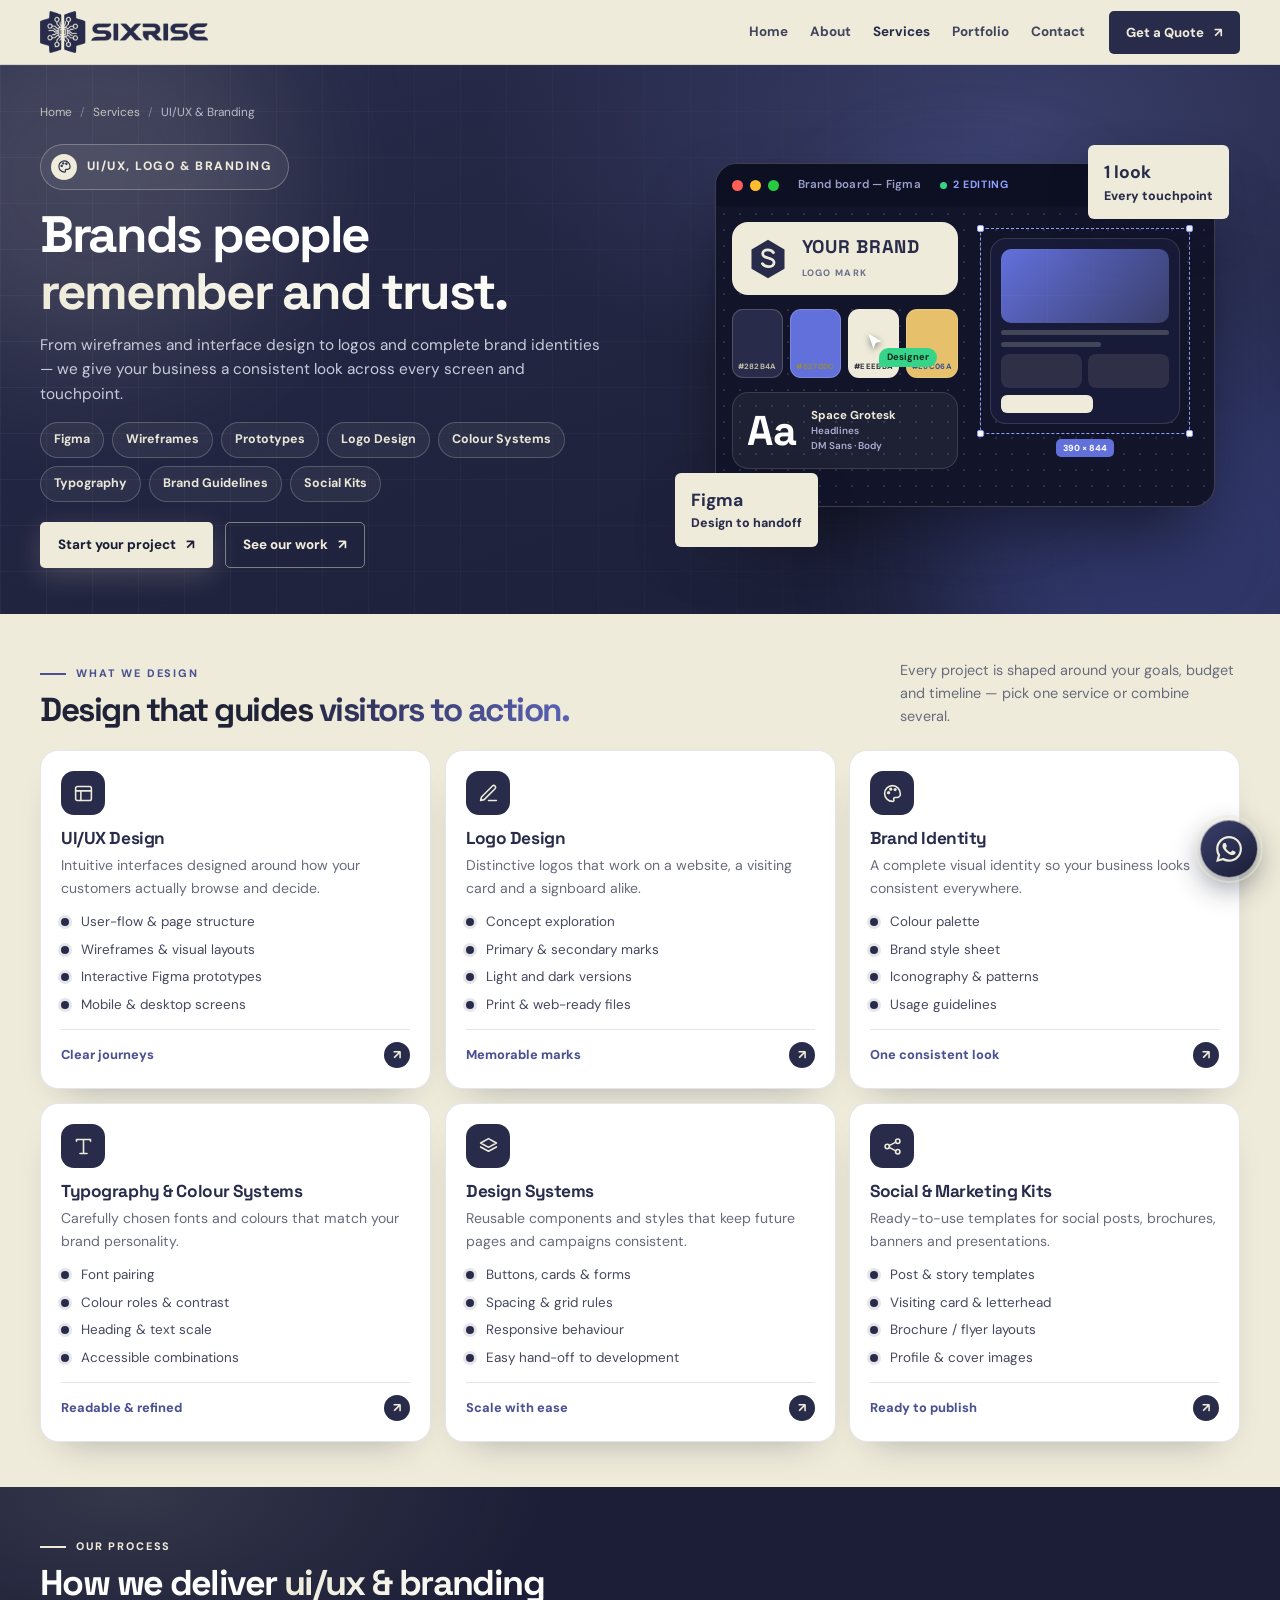
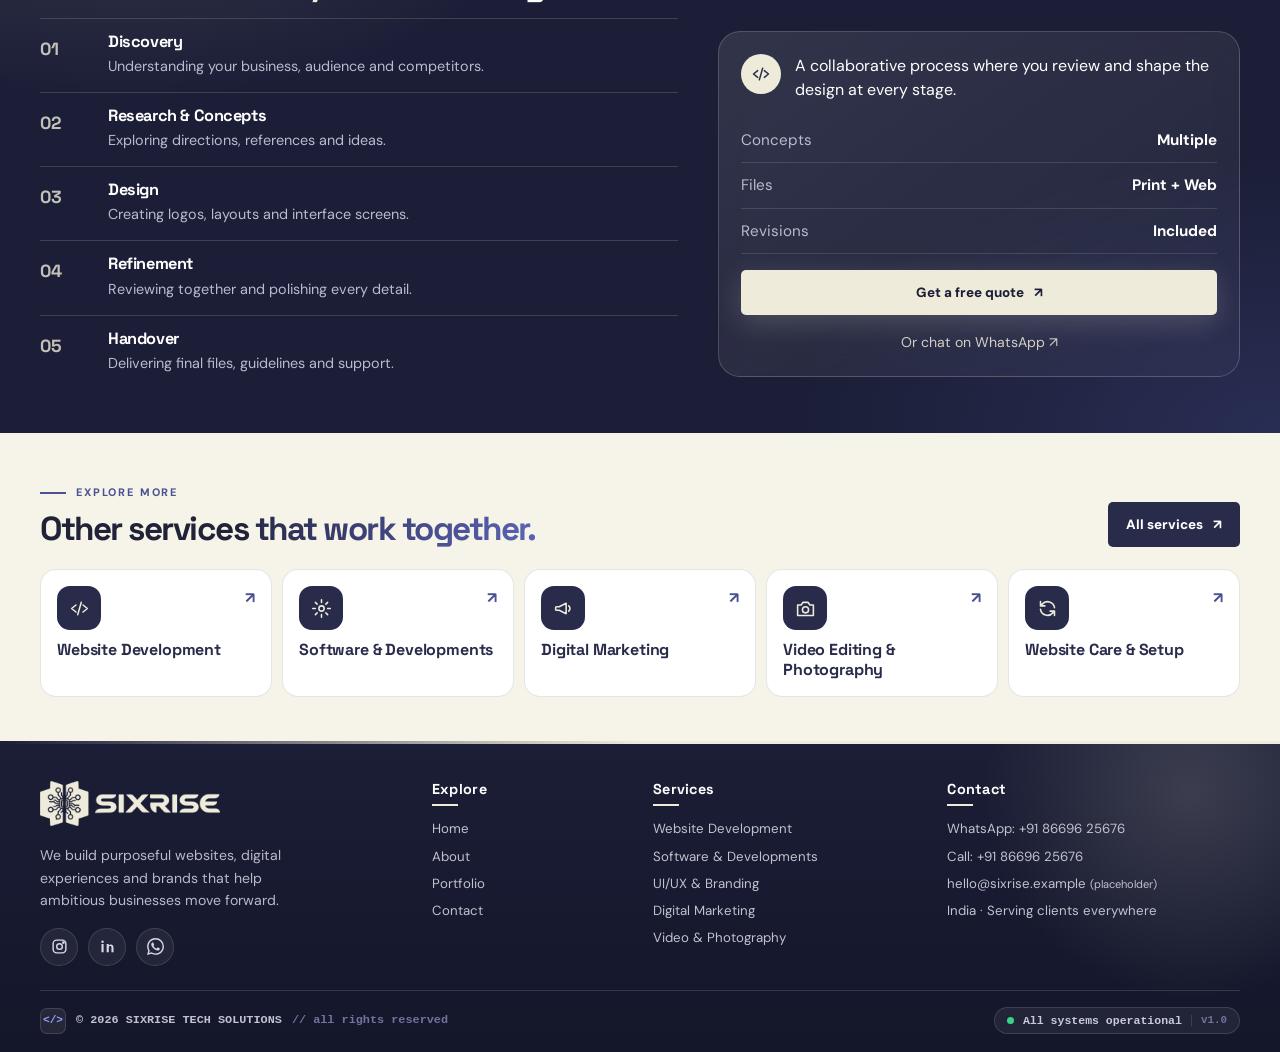
<file: service-ui-ux-branding.html>
<!doctype html>
<html lang="en">

<head>
    <meta charset="utf-8">
    <meta name="viewport" content="width=device-width, initial-scale=1">
    <meta name="theme-color" content="#282B4A">
    <meta property="og:site_name" content="SIXRISE TECH SOLUTIONS">
    <meta property="og:type" content="website">
    <link rel="icon" href="assets/images/favicon.ico" sizes="any">
    <link rel="icon" href="assets/images/favicon.svg" type="image/svg+xml">
    <link rel="icon" href="assets/images/favicon-32.png" sizes="32x32" type="image/png">
    <link rel="apple-touch-icon" href="assets/images/apple-touch-icon.png">
    <link rel="preconnect" href="https://fonts.googleapis.com">
    <link rel="preconnect" href="https://fonts.gstatic.com" crossorigin>
    <link
        href="https://fonts.googleapis.com/css2?family=DM+Sans:wght@400;500;600;700;800&family=Space+Grotesk:wght@400;500;600;700&display=swap"
        rel="stylesheet">
    <link rel="stylesheet" href="assets/css/style.css">
    <title>UI/UX & Branding | SIXRISE TECH SOLUTIONS</title>
    <meta name="description" content="From wireframes and interface design to logos and complete brand identities — we give your business a consistent look across every screen and touchpoint.">
    <meta property="og:title" content="UI/UX & Branding | SIXRISE">
    <meta property="og:description" content="From wireframes and interface design to logos and complete brand identities — we give your business a consistent look across every screen and touchpoint.">
</head>

<body><a href="#main-content" class="skip-link" style="position:absolute;left:-9999px">Skip to content</a>
    <header class="site-header">
        <div class="container nav-wrap"><a class="brand" href="index.html" aria-label="SIXRISE home"><img
                    src="assets/images/logo-h-dark.png" alt="SIXRISE TECH SOLUTIONS" width="190" height="48"></a>
            <nav class="nav-links" aria-label="Main navigation"><a href="index.html" data-page="index.html">Home</a><a
                    href="about.html" data-page="about.html">About</a><a href="services.html"
                    data-page="services.html">Services</a><a href="portfolio.html"
                    data-page="portfolio.html">Portfolio</a><a href="contact.html"
                    data-page="contact.html">Contact</a><a class="btn btn-gold nav-cta" href="contact.html">Get a Quote
                    <span>↗</span></a></nav><button class="menu-toggle" aria-label="Open navigation menu"
                aria-expanded="false" aria-controls="mobile-menu"><span></span><span></span><span></span></button>
        </div>
        <div class="mobile-menu" id="mobile-menu" aria-hidden="true">
            <nav aria-label="Mobile navigation"><a href="index.html">Home</a><a href="about.html">About</a><a
                    href="services.html">Services</a><a href="portfolio.html">Portfolio</a><a
                    href="contact.html">Contact</a></nav>
            <div class="mobile-menu-bottom"><a href="tel:+918669625676">+91 86696 25676</a><a class="btn btn-gold"
                    href="contact.html">Get a Quote ↗</a></div>
        </div>
    </header>
    <div class="progress-bar" aria-hidden="true"></div>
    <main id="main-content">
<section class="sd-hero">
<div class="hx-orb hx-orb-1"></div><div class="hx-orb hx-orb-2"></div>
<div class="container sd-hero-grid">
<div class="sd-copy">
<div class="breadcrumbs reveal"><a href="index.html">Home</a><span>/</span><a href="services.html">Services</a><span>/</span>UI/UX & Branding</div>
<span class="sd-badge reveal reveal-delay-1"><span class="sd-bico"><svg viewBox="0 0 24 24" fill="none" stroke="currentColor" stroke-width="1.8" stroke-linecap="round" stroke-linejoin="round" aria-hidden="true"><path d="M12 3a9 9 0 100 18c1.5 0 2-1 1.5-2s0-2.5 1.5-2.5H17a4 4 0 004-4c0-5-4-9.5-9-9.5z"/><circle cx="7.5" cy="11" r="1"/><circle cx="10" cy="7" r="1"/><circle cx="15" cy="7.5" r="1"/></svg></span>UI/UX, Logo & Branding</span>
<h1 class="reveal reveal-delay-1">Brands people <em>remember and trust.</em></h1>
<p class="sd-lead reveal reveal-delay-2">From wireframes and interface design to logos and complete brand identities — we give your business a consistent look across every screen and touchpoint.</p>
<div class="sd-pills reveal reveal-delay-2"><span class="sd-pill">Figma</span><span class="sd-pill">Wireframes</span><span class="sd-pill">Prototypes</span><span class="sd-pill">Logo Design</span><span class="sd-pill">Colour Systems</span><span class="sd-pill">Typography</span><span class="sd-pill">Brand Guidelines</span><span class="sd-pill">Social Kits</span></div>
<div class="hero-actions reveal reveal-delay-3"><a class="btn btn-gold btn-glow" href="contact.html?service=UI%2FUX%20Design">Start your project <span>↗</span></a><a class="btn btn-outline" href="portfolio.html">See our work <span>↗</span></a></div>
</div>
<div class="sd-visual reveal reveal-delay-1" data-parallax>
<div class="sd-stage">
<div class="sd-glow"></div>
<div class="sd-win vz"><div class="hx-bar"><i></i><i></i><i></i><span class="vz-title">Brand board — Figma</span><span class="vz-live" style="color:#8fa0ff">2 EDITING</span></div>
<div class="ux-canvas">
<div class="ux-col">
<div class="ux-logo"><svg viewBox="0 0 48 48"><path d="M24 3l18 10.5v21L24 45 6 34.5v-21z" fill="#282B4A"/><path d="M30 17c-1.5-2-3.6-3-6.2-3-3.2 0-5.6 1.6-5.6 4.2 0 6.4 12.4 3 12.4 9.6 0 2.8-2.6 4.6-6.2 4.6-2.8 0-5.2-1.2-6.6-3.4" fill="none" stroke="#EEEBDA" stroke-width="3" stroke-linecap="round"/></svg><div><b>YOUR BRAND</b><small>LOGO MARK</small></div></div>
<div class="ux-pal"><i data-h="#282B4A" style="background:#282B4A"></i><i data-h="#6270DC" style="background:#6270dc"></i><i data-h="#EEEBDA" style="background:#EEEBDA"></i><i data-h="#E6C06A" style="background:#e6c06a"></i></div>
<div class="ux-type"><strong>Aa</strong><span><b>Space Grotesk</b>Headlines<br>DM Sans · Body</span></div>
</div>
<div class="ux-col"><div class="ux-frame"><u></u><u></u><u></u><u></u><div class="ux-phone"><div class="hero"></div><div class="ln"></div><div class="ln s"></div><div class="row"><b></b><b></b></div><div class="cta"></div></div><em>390 × 844</em></div></div>
<div class="ux-cursor"><svg viewBox="0 0 24 24" fill="currentColor"><path d="M4 2l16 9-7 2-3 7z"/></svg><span>Designer</span></div>
</div></div>
<div class="float-chip chip-top"><strong>1 look</strong>Every touchpoint</div>
<div class="float-chip chip-bottom"><strong>Figma</strong>Design to handoff</div>
</div></div>
</div>
</section>

<section class="section sec-compact sd-sec">
<div class="container">
<div class="sec-head-row reveal"><div><span class="eyebrow">What we design</span><h2>Design that guides <span class="grad">visitors to action.</span></h2></div><p>Every project is shaped around your goals, budget and timeline — pick one service or combine several.</p></div>
<div class="sd-grid"><article class="sd-card reveal reveal-delay-0" data-tilt><div class="sd-cico"><svg viewBox="0 0 24 24" fill="none" stroke="currentColor" stroke-width="1.8" stroke-linecap="round" stroke-linejoin="round" aria-hidden="true"><rect x="3" y="4" width="18" height="16" rx="2"/><path d="M3 9h18M9 9v11"/></svg></div><h3>UI/UX Design</h3><p>Intuitive interfaces designed around how your customers actually browse and decide.</p><ul><li>User-flow & page structure</li><li>Wireframes & visual layouts</li><li>Interactive Figma prototypes</li><li>Mobile & desktop screens</li></ul><div class="sd-cfoot"><span>Clear journeys</span><i>↗</i></div></article><article class="sd-card reveal reveal-delay-1" data-tilt><div class="sd-cico"><svg viewBox="0 0 24 24" fill="none" stroke="currentColor" stroke-width="1.8" stroke-linecap="round" stroke-linejoin="round" aria-hidden="true"><path d="M12 20h9M16.5 3.5a2.1 2.1 0 013 3L7 19l-4 1 1-4L16.5 3.5z"/></svg></div><h3>Logo Design</h3><p>Distinctive logos that work on a website, a visiting card and a signboard alike.</p><ul><li>Concept exploration</li><li>Primary & secondary marks</li><li>Light and dark versions</li><li>Print & web-ready files</li></ul><div class="sd-cfoot"><span>Memorable marks</span><i>↗</i></div></article><article class="sd-card reveal reveal-delay-2" data-tilt><div class="sd-cico"><svg viewBox="0 0 24 24" fill="none" stroke="currentColor" stroke-width="1.8" stroke-linecap="round" stroke-linejoin="round" aria-hidden="true"><path d="M12 3a9 9 0 100 18c1.5 0 2-1 1.5-2s0-2.5 1.5-2.5H17a4 4 0 004-4c0-5-4-9.5-9-9.5z"/><circle cx="7.5" cy="11" r="1"/><circle cx="10" cy="7" r="1"/><circle cx="15" cy="7.5" r="1"/></svg></div><h3>Brand Identity</h3><p>A complete visual identity so your business looks consistent everywhere.</p><ul><li>Colour palette</li><li>Brand style sheet</li><li>Iconography & patterns</li><li>Usage guidelines</li></ul><div class="sd-cfoot"><span>One consistent look</span><i>↗</i></div></article><article class="sd-card reveal reveal-delay-0" data-tilt><div class="sd-cico"><svg viewBox="0 0 24 24" fill="none" stroke="currentColor" stroke-width="1.8" stroke-linecap="round" stroke-linejoin="round" aria-hidden="true"><path d="M4 6V4h16v2M12 4v16M8 20h8"/></svg></div><h3>Typography & Colour Systems</h3><p>Carefully chosen fonts and colours that match your brand personality.</p><ul><li>Font pairing</li><li>Colour roles & contrast</li><li>Heading & text scale</li><li>Accessible combinations</li></ul><div class="sd-cfoot"><span>Readable & refined</span><i>↗</i></div></article><article class="sd-card reveal reveal-delay-1" data-tilt><div class="sd-cico"><svg viewBox="0 0 24 24" fill="none" stroke="currentColor" stroke-width="1.8" stroke-linecap="round" stroke-linejoin="round" aria-hidden="true"><path d="M12 3l9 5-9 5-9-5 9-5zM3 12.5l9 5 9-5"/></svg></div><h3>Design Systems</h3><p>Reusable components and styles that keep future pages and campaigns consistent.</p><ul><li>Buttons, cards & forms</li><li>Spacing & grid rules</li><li>Responsive behaviour</li><li>Easy hand-off to development</li></ul><div class="sd-cfoot"><span>Scale with ease</span><i>↗</i></div></article><article class="sd-card reveal reveal-delay-2" data-tilt><div class="sd-cico"><svg viewBox="0 0 24 24" fill="none" stroke="currentColor" stroke-width="1.8" stroke-linecap="round" stroke-linejoin="round" aria-hidden="true"><circle cx="6" cy="12" r="2.5"/><circle cx="18" cy="6" r="2.5"/><circle cx="18" cy="18" r="2.5"/><path d="M8.2 11l7.6-4M8.2 13l7.6 4"/></svg></div><h3>Social & Marketing Kits</h3><p>Ready-to-use templates for social posts, brochures, banners and presentations.</p><ul><li>Post & story templates</li><li>Visiting card & letterhead</li><li>Brochure / flyer layouts</li><li>Profile & cover images</li></ul><div class="sd-cfoot"><span>Ready to publish</span><i>↗</i></div></article></div>
</div>
</section>

<section class="section sec-compact section-dark sd-proc">
<div class="container sd-proc-grid">
<div>
<span class="eyebrow reveal">Our process</span>
<h2 class="reveal">How we deliver <span class="grad">ui/ux & branding</span></h2>
<ol class="sd-steps"><li class="reveal reveal-delay-0"><span>01</span><div><h3>Discovery</h3><p>Understanding your business, audience and competitors.</p></div></li><li class="reveal reveal-delay-1"><span>02</span><div><h3>Research & Concepts</h3><p>Exploring directions, references and ideas.</p></div></li><li class="reveal reveal-delay-2"><span>03</span><div><h3>Design</h3><p>Creating logos, layouts and interface screens.</p></div></li><li class="reveal reveal-delay-0"><span>04</span><div><h3>Refinement</h3><p>Reviewing together and polishing every detail.</p></div></li><li class="reveal reveal-delay-1"><span>05</span><div><h3>Handover</h3><p>Delivering final files, guidelines and support.</p></div></li></ol>
</div>
<aside class="sd-panel reveal reveal-delay-1" data-tilt>
<div class="sd-panel-top"><span class="sd-bico"><svg viewBox="0 0 24 24" fill="none" stroke="currentColor" stroke-width="1.8" stroke-linecap="round" stroke-linejoin="round" aria-hidden="true"><path d="M8 8l-5 4 5 4M16 8l5 4-5 4M14 5l-4 14"/></svg></span><p>A collaborative process where you review and shape the design at every stage.</p></div>
<div class="sd-kv"><div><span>Concepts</span><b>Multiple</b></div><div><span>Files</span><b>Print + Web</b></div><div><span>Revisions</span><b>Included</b></div></div>
<a class="btn btn-gold btn-glow" href="contact.html?service=UI%2FUX%20Design">Get a free quote <span>↗</span></a>
<a class="sd-wa" href="https://wa.me/918669625676" target="_blank" rel="noopener">Or chat on WhatsApp ↗</a>
</aside>
</div>
</section>

<section class="section sec-compact sd-more">
<div class="container">
<div class="sec-head-row reveal"><div><span class="eyebrow">Explore more</span><h2>Other services <span class="grad">that work together.</span></h2></div><a class="btn btn-dark" href="services.html">All services <span>↗</span></a></div>
<div class="sd-others reveal"><a class="sd-other" href="service-website-development.html"><span class="sd-oico"><svg viewBox="0 0 24 24" fill="none" stroke="currentColor" stroke-width="1.8" stroke-linecap="round" stroke-linejoin="round" aria-hidden="true"><path d="M8 8l-5 4 5 4M16 8l5 4-5 4M14 5l-4 14"/></svg></span><strong>Website Development</strong><i>↗</i></a><a class="sd-other" href="service-software-development.html"><span class="sd-oico"><svg viewBox="0 0 24 24" fill="none" stroke="currentColor" stroke-width="1.8" stroke-linecap="round" stroke-linejoin="round" aria-hidden="true"><circle cx="12" cy="12" r="3"/><path d="M12 2v3M12 19v3M2 12h3M19 12h3M5 5l2 2M17 17l2 2M19 5l-2 2M7 17l-2 2"/></svg></span><strong>Software & Developments</strong><i>↗</i></a><a class="sd-other" href="service-digital-marketing.html"><span class="sd-oico"><svg viewBox="0 0 24 24" fill="none" stroke="currentColor" stroke-width="1.8" stroke-linecap="round" stroke-linejoin="round" aria-hidden="true"><path d="M3 11v2a1 1 0 001 1h3l8 4V6L7 10H4a1 1 0 00-1 1zM18 9a4 4 0 010 6"/></svg></span><strong>Digital Marketing</strong><i>↗</i></a><a class="sd-other" href="service-video-photography.html"><span class="sd-oico"><svg viewBox="0 0 24 24" fill="none" stroke="currentColor" stroke-width="1.8" stroke-linecap="round" stroke-linejoin="round" aria-hidden="true"><path d="M3 8h4l2-3h6l2 3h4v12H3V8z"/><circle cx="12" cy="13.5" r="3.5"/></svg></span><strong>Video Editing & Photography</strong><i>↗</i></a><a class="sd-other" href="service-website-care.html"><span class="sd-oico"><svg viewBox="0 0 24 24" fill="none" stroke="currentColor" stroke-width="1.8" stroke-linecap="round" stroke-linejoin="round" aria-hidden="true"><path d="M20 11a8 8 0 00-14-4L4 9M4 4v5h5M4 13a8 8 0 0014 4l2-2M20 20v-5h-5"/></svg></span><strong>Website Care & Setup</strong><i>↗</i></a></div>
</div>
</section>
</main>
    <footer class="site-footer"><span class="foot-line"></span>
        <div class="foot-orb"></div>
        <div class="container">
            <div class="footer-grid">
                <div class="footer-brand"><a href="index.html"><img src="assets/images/logo-h-light.png" alt="SIXRISE" width="190" height="48"></a>
                    <p>We build purposeful websites, digital experiences and brands that help ambitious businesses move
                        forward.</p>
                    <div class="social-links"><a class="soc" href="https://www.instagram.com/sixrise__/" target="_blank"
                            rel="noopener" aria-label="Instagram"><svg viewBox="0 0 24 24" fill="none"
                                stroke="currentColor" stroke-width="2">
                                <rect x="3" y="3" width="18" height="18" rx="5" />
                                <circle cx="12" cy="12" r="4" />
                                <circle cx="17.5" cy="6.5" r="1" fill="currentColor" />
                            </svg></a><a class="soc" href="https://www.linkedin.com/" target="_blank" rel="noopener"
                            aria-label="LinkedIn"><svg viewBox="0 0 24 24" fill="currentColor">
                                <path
                                    d="M6.5 8.5h-3V20h3V8.5zM5 3.5A1.75 1.75 0 105 7a1.75 1.75 0 000-3.5zM20.5 20v-6.3c0-3-1.6-4.4-3.8-4.4-1.7 0-2.5.9-2.9 1.6V8.5h-3V20h3v-6.1c0-1.6.8-2.5 2.1-2.5s1.7.9 1.7 2.5V20h2.9z" />
                            </svg></a><a class="soc" href="https://wa.me/918669625676" target="_blank" rel="noopener"
                            aria-label="WhatsApp"><svg viewBox="0 0 24 24" fill="currentColor">
                                <path
                                    d="M17.472 14.382c-.297-.149-1.758-.867-2.03-.967-.273-.099-.471-.148-.67.15-.197.297-.767.966-.94 1.164-.173.199-.347.223-.644.075-.297-.15-1.255-.463-2.39-1.475-.883-.788-1.48-1.761-1.653-2.059-.173-.297-.018-.458.13-.606.134-.133.298-.347.446-.52.149-.174.198-.298.298-.497.099-.198.05-.371-.025-.52-.075-.149-.669-1.612-.916-2.207-.242-.579-.487-.5-.669-.51-.173-.008-.371-.01-.57-.01-.198 0-.52.074-.792.372-.272.297-1.04 1.016-1.04 2.479 0 1.462 1.065 2.875 1.213 3.074.149.198 2.096 3.2 5.077 4.487.709.306 1.262.489 1.694.625.712.227 1.36.195 1.871.118.571-.085 1.758-.719 2.006-1.413.248-.694.248-1.289.173-1.413-.074-.124-.272-.198-.57-.347m-5.421 7.403h-.004a9.87 9.87 0 01-5.031-1.378l-.361-.214-3.741.982.998-3.648-.235-.374a9.86 9.86 0 01-1.51-5.26c.001-5.45 4.436-9.884 9.888-9.884 2.64 0 5.122 1.03 6.988 2.898a9.825 9.825 0 012.893 6.994c-.003 5.45-4.437 9.884-9.885 9.884m8.413-18.297A11.815 11.815 0 0012.05 0C5.495 0 .16 5.335.157 11.892c0 2.096.547 4.142 1.588 5.945L.057 24l6.305-1.654a11.882 11.882 0 005.683 1.448h.005c6.554 0 11.89-5.335 11.893-11.893a11.821 11.821 0 00-3.48-8.413Z" />
                            </svg></a></div>
                </div>
                <div class="footer-col">
                    <h3>Explore</h3><a href="index.html">Home</a><a href="about.html">About</a><a
                        href="portfolio.html">Portfolio</a><a href="contact.html">Contact</a>
                </div>
                <div class="footer-col">
                    <h3>Services</h3><a href="service-website-development.html">Website Development</a><a
                        href="service-software-development.html">Software & Developments</a><a href="service-ui-ux-branding.html">UI/UX
                        &amp; Branding</a><a href="service-digital-marketing.html">Digital Marketing</a><a
                        href="service-video-photography.html">Video &amp; Photography</a>
                </div>
                <div class="footer-col contact-col">
                    <h3>Contact</h3><a href="https://wa.me/918669625676" target="_blank" rel="noopener">WhatsApp: +91 86696 25676</a><a href="tel:+918669625676">Call: +91 86696 25676</a><a
                        href="mailto:hello@sixrise.example">hello@sixrise.example
                        <small>(placeholder)</small></a><span>India · Serving clients everywhere</span>
                </div>
            </div>
            <div class="footer-bottom"><span class="ft-copy"><b>&lt;/&gt;</b><span>© <span data-year></span> SIXRISE TECH SOLUTIONS</span><em>// all rights reserved</em></span><span class="ft-status"><i></i>All systems operational<small>v1.0</small></span><button class="to-top"
                    type="button" aria-label="Back to top">↑</button></div>
        </div>
    </footer><a class="whatsapp-float" href="https://wa.me/918669625676" target="_blank" rel="noopener"
        aria-label="Chat with SIXRISE on WhatsApp"><svg viewBox="0 0 24 24" aria-hidden="true">
            <path
                d="M17.472 14.382c-.297-.149-1.758-.867-2.03-.967-.273-.099-.471-.148-.67.15-.197.297-.767.966-.94 1.164-.173.199-.347.223-.644.075-.297-.15-1.255-.463-2.39-1.475-.883-.788-1.48-1.761-1.653-2.059-.173-.297-.018-.458.13-.606.134-.133.298-.347.446-.52.149-.174.198-.298.298-.497.099-.198.05-.371-.025-.52-.075-.149-.669-1.612-.916-2.207-.242-.579-.487-.5-.669-.51-.173-.008-.371-.01-.57-.01-.198 0-.52.074-.792.372-.272.297-1.04 1.016-1.04 2.479 0 1.462 1.065 2.875 1.213 3.074.149.198 2.096 3.2 5.077 4.487.709.306 1.262.489 1.694.625.712.227 1.36.195 1.871.118.571-.085 1.758-.719 2.006-1.413.248-.694.248-1.289.173-1.413-.074-.124-.272-.198-.57-.347m-5.421 7.403h-.004a9.87 9.87 0 01-5.031-1.378l-.361-.214-3.741.982.998-3.648-.235-.374a9.86 9.86 0 01-1.51-5.26c.001-5.45 4.436-9.884 9.888-9.884 2.64 0 5.122 1.03 6.988 2.898a9.825 9.825 0 012.893 6.994c-.003 5.45-4.437 9.884-9.885 9.884m8.413-18.297A11.815 11.815 0 0012.05 0C5.495 0 .16 5.335.157 11.892c0 2.096.547 4.142 1.588 5.945L.057 24l6.305-1.654a11.882 11.882 0 005.683 1.448h.005c6.554 0 11.89-5.335 11.893-11.893a11.821 11.821 0 00-3.48-8.413Z" />
        </svg></a>
    <script src="assets/js/main.js"></script>
</body>

</html>
</file>
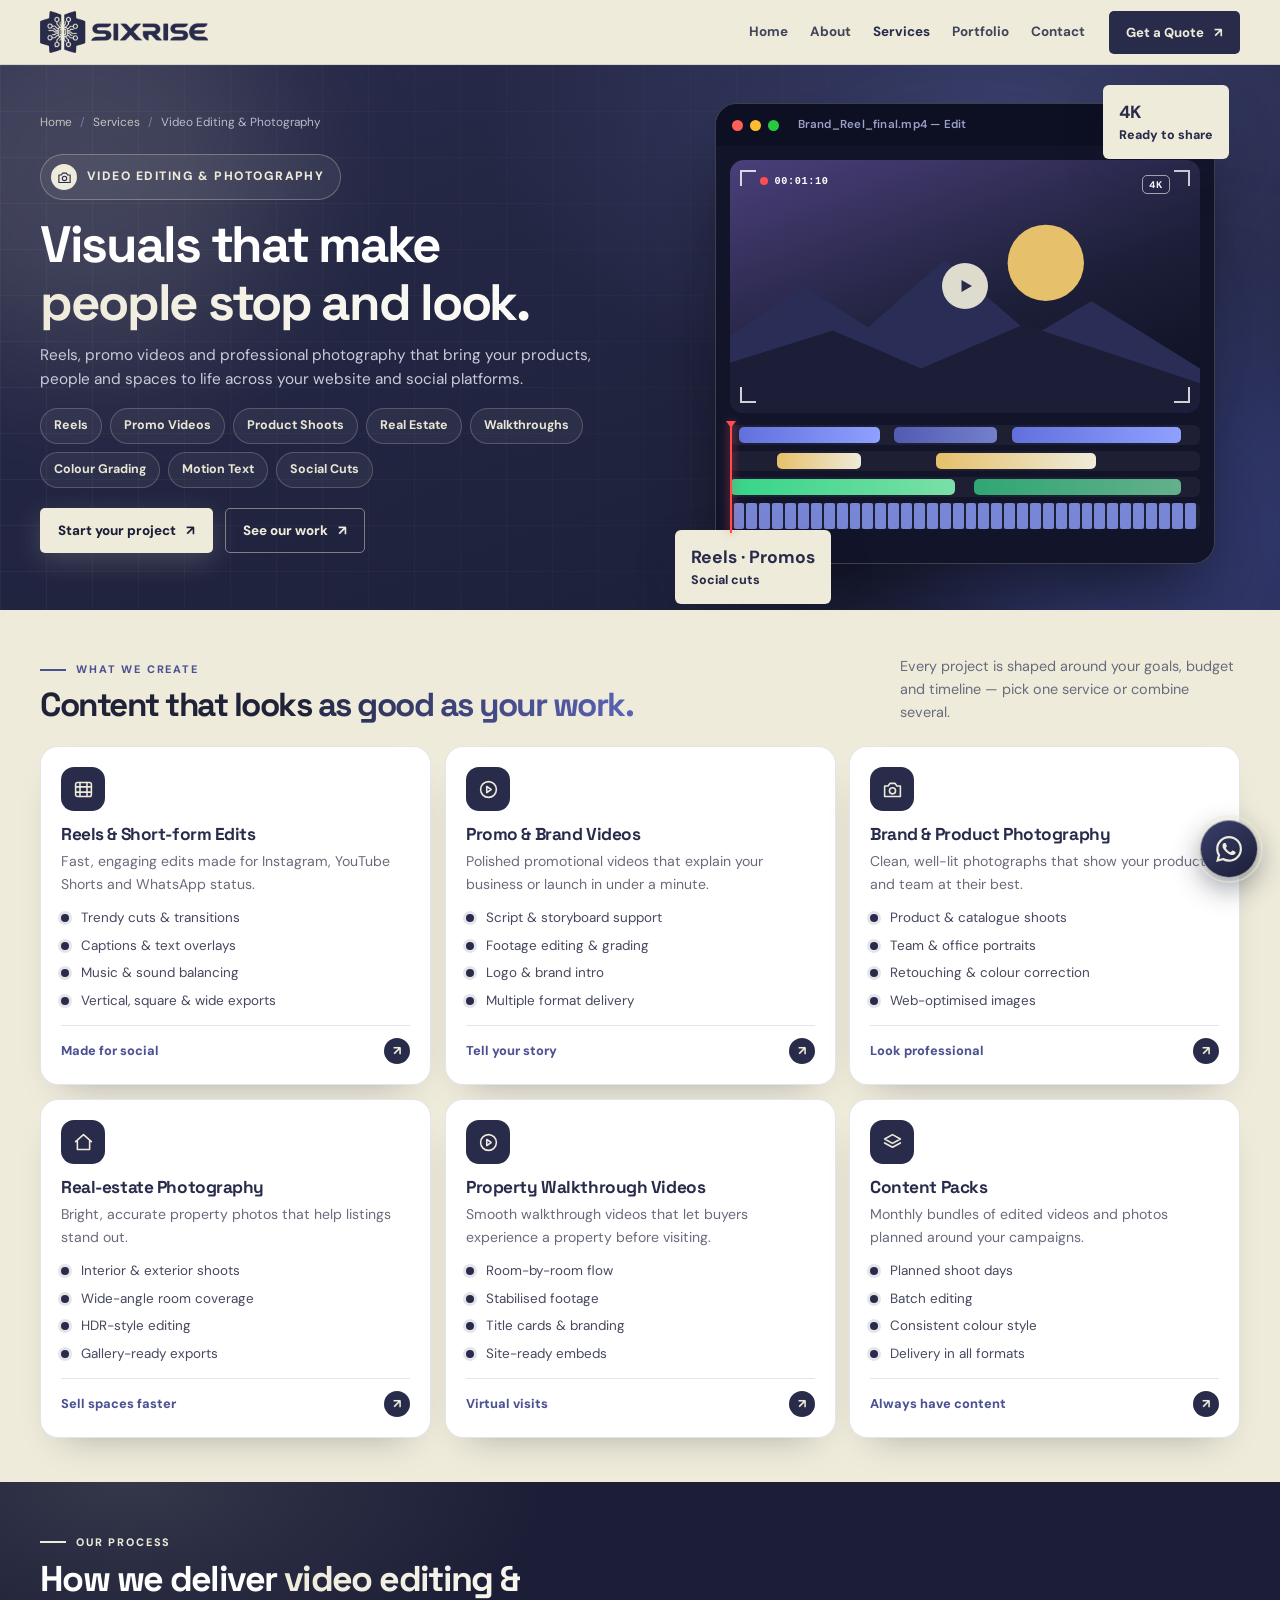
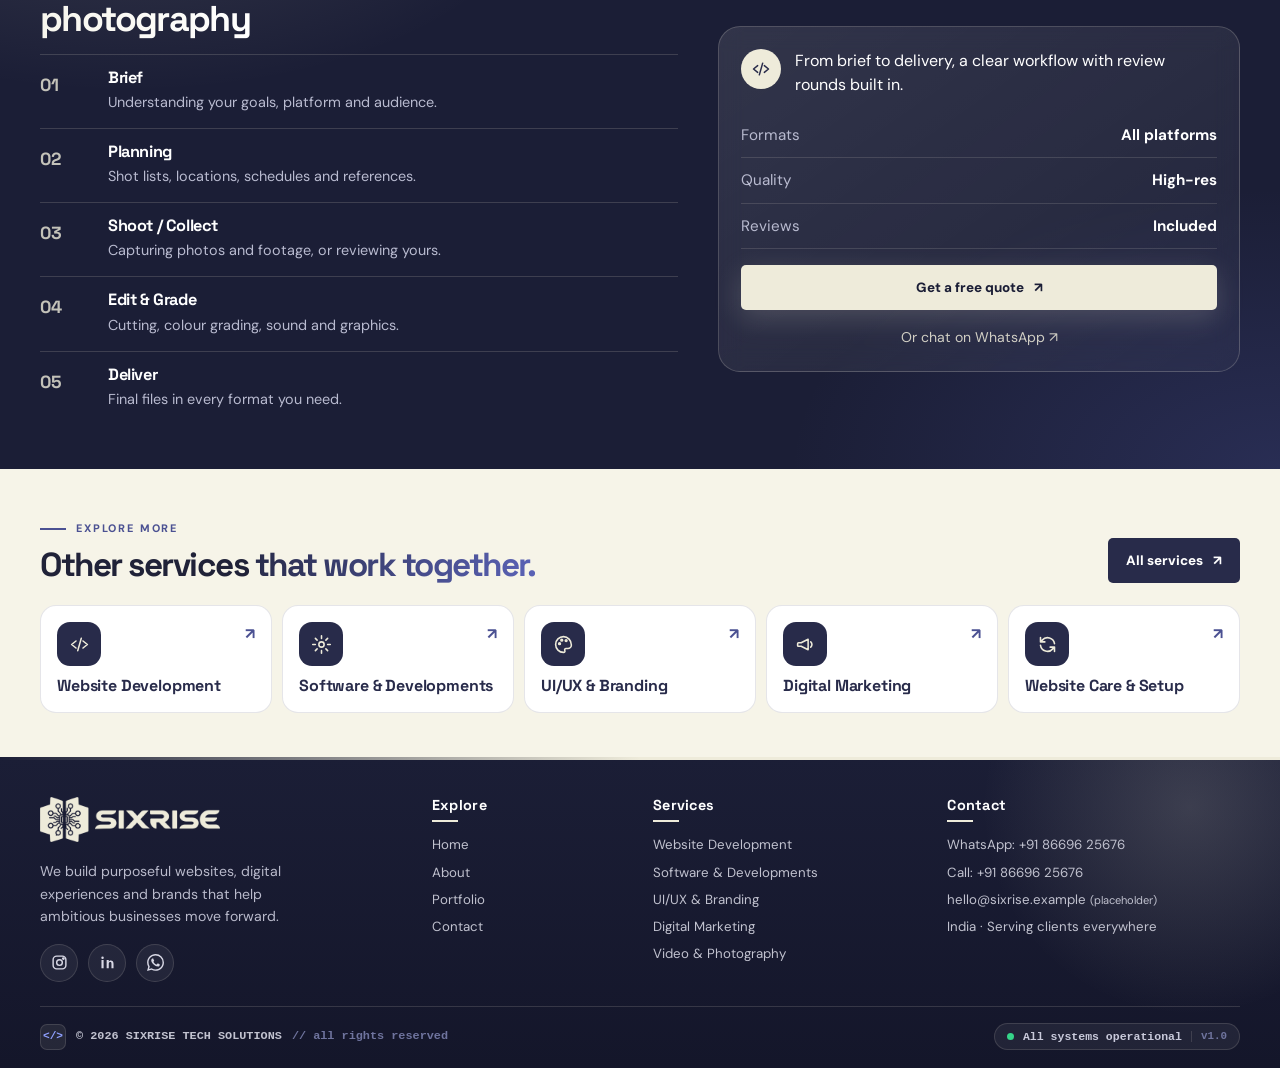
<file: service-video-photography.html>
<!doctype html>
<html lang="en">

<head>
    <meta charset="utf-8">
    <meta name="viewport" content="width=device-width, initial-scale=1">
    <meta name="theme-color" content="#282B4A">
    <meta property="og:site_name" content="SIXRISE TECH SOLUTIONS">
    <meta property="og:type" content="website">
    <link rel="icon" href="assets/images/favicon.ico" sizes="any">
    <link rel="icon" href="assets/images/favicon.svg" type="image/svg+xml">
    <link rel="icon" href="assets/images/favicon-32.png" sizes="32x32" type="image/png">
    <link rel="apple-touch-icon" href="assets/images/apple-touch-icon.png">
    <link rel="preconnect" href="https://fonts.googleapis.com">
    <link rel="preconnect" href="https://fonts.gstatic.com" crossorigin>
    <link
        href="https://fonts.googleapis.com/css2?family=DM+Sans:wght@400;500;600;700;800&family=Space+Grotesk:wght@400;500;600;700&display=swap"
        rel="stylesheet">
    <link rel="stylesheet" href="assets/css/style.css">
    <title>Video Editing & Photography | SIXRISE TECH SOLUTIONS</title>
    <meta name="description" content="Reels, promo videos and professional photography that bring your products, people and spaces to life across your website and social platforms.">
    <meta property="og:title" content="Video Editing & Photography | SIXRISE">
    <meta property="og:description" content="Reels, promo videos and professional photography that bring your products, people and spaces to life across your website and social platforms.">
</head>

<body><a href="#main-content" class="skip-link" style="position:absolute;left:-9999px">Skip to content</a>
    <header class="site-header">
        <div class="container nav-wrap"><a class="brand" href="index.html" aria-label="SIXRISE home"><img
                    src="assets/images/logo-h-dark.png" alt="SIXRISE TECH SOLUTIONS" width="190" height="48"></a>
            <nav class="nav-links" aria-label="Main navigation"><a href="index.html" data-page="index.html">Home</a><a
                    href="about.html" data-page="about.html">About</a><a href="services.html"
                    data-page="services.html">Services</a><a href="portfolio.html"
                    data-page="portfolio.html">Portfolio</a><a href="contact.html"
                    data-page="contact.html">Contact</a><a class="btn btn-gold nav-cta" href="contact.html">Get a Quote
                    <span>↗</span></a></nav><button class="menu-toggle" aria-label="Open navigation menu"
                aria-expanded="false" aria-controls="mobile-menu"><span></span><span></span><span></span></button>
        </div>
        <div class="mobile-menu" id="mobile-menu" aria-hidden="true">
            <nav aria-label="Mobile navigation"><a href="index.html">Home</a><a href="about.html">About</a><a
                    href="services.html">Services</a><a href="portfolio.html">Portfolio</a><a
                    href="contact.html">Contact</a></nav>
            <div class="mobile-menu-bottom"><a href="tel:+918669625676">+91 86696 25676</a><a class="btn btn-gold"
                    href="contact.html">Get a Quote ↗</a></div>
        </div>
    </header>
    <div class="progress-bar" aria-hidden="true"></div>
    <main id="main-content">
<section class="sd-hero">
<div class="hx-orb hx-orb-1"></div><div class="hx-orb hx-orb-2"></div>
<div class="container sd-hero-grid">
<div class="sd-copy">
<div class="breadcrumbs reveal"><a href="index.html">Home</a><span>/</span><a href="services.html">Services</a><span>/</span>Video Editing & Photography</div>
<span class="sd-badge reveal reveal-delay-1"><span class="sd-bico"><svg viewBox="0 0 24 24" fill="none" stroke="currentColor" stroke-width="1.8" stroke-linecap="round" stroke-linejoin="round" aria-hidden="true"><path d="M3 8h4l2-3h6l2 3h4v12H3V8z"/><circle cx="12" cy="13.5" r="3.5"/></svg></span>Video Editing & Photography</span>
<h1 class="reveal reveal-delay-1">Visuals that make <em>people stop and look.</em></h1>
<p class="sd-lead reveal reveal-delay-2">Reels, promo videos and professional photography that bring your products, people and spaces to life across your website and social platforms.</p>
<div class="sd-pills reveal reveal-delay-2"><span class="sd-pill">Reels</span><span class="sd-pill">Promo Videos</span><span class="sd-pill">Product Shoots</span><span class="sd-pill">Real Estate</span><span class="sd-pill">Walkthroughs</span><span class="sd-pill">Colour Grading</span><span class="sd-pill">Motion Text</span><span class="sd-pill">Social Cuts</span></div>
<div class="hero-actions reveal reveal-delay-3"><a class="btn btn-gold btn-glow" href="contact.html?service=Video%20Editing">Start your project <span>↗</span></a><a class="btn btn-outline" href="portfolio.html">See our work <span>↗</span></a></div>
</div>
<div class="sd-visual reveal reveal-delay-1" data-parallax>
<div class="sd-stage">
<div class="sd-glow"></div>
<div class="sd-win vz"><div class="hx-bar"><i></i><i></i><i></i><span class="vz-title">Brand_Reel_final.mp4 — Edit</span></div>
<div class="vd-prev">
<svg class="scene" viewBox="0 0 320 172" preserveAspectRatio="xMidYMid slice" aria-hidden="true"><circle class="sun" cx="215" cy="70" r="26" fill="#e6c06a"/><path d="M0 172V120l50-34 44 28 52-46 60 52 40-24 74 46v30z" fill="#2a2d55"/><path d="M0 172v-34l70-22 60 26 70-30 120 40v20z" fill="#1b1e36"/></svg>
<span class="vd-c a"></span><span class="vd-c b"></span><span class="vd-c c"></span><span class="vd-c d"></span>
<div class="vd-rec"><span data-tc>00:00:00</span></div><div class="vd-fmt">4K</div>
<div class="vd-play"><svg viewBox="0 0 24 24" fill="currentColor"><path d="M6 4l14 8-14 8z"/></svg></div>
</div>
<div class="vd-tl">
<div class="vd-tr"><i style="left:2%;width:30%"></i><i style="left:35%;width:22%;opacity:.75"></i><i style="left:60%;width:36%"></i></div>
<div class="vd-tr b"><i style="left:10%;width:18%"></i><i style="left:44%;width:34%"></i></div>
<div class="vd-tr c"><i style="left:0;width:48%"></i><i style="left:52%;width:44%;opacity:.75"></i></div>
<div class="vd-tr w"><s style="--h:1;animation-delay:-0.0s"></s><s style="--h:.6;animation-delay:-0.1s"></s><s style="--h:.9;animation-delay:-0.2s"></s><s style="--h:.5;animation-delay:-0.3s"></s><s style="--h:1;animation-delay:-0.4s"></s><s style="--h:.7;animation-delay:-0.6s"></s><s style="--h:.4;animation-delay:-0.7s"></s><s style="--h:.9;animation-delay:-0.8s"></s><s style="--h:.6;animation-delay:-0.9s"></s><s style="--h:1;animation-delay:-1.0s"></s><s style="--h:.5;animation-delay:-1.1s"></s><s style="--h:.8;animation-delay:-1.2s"></s><s style="--h:.4;animation-delay:-1.3s"></s><s style="--h:.9;animation-delay:-1.4s"></s><s style="--h:.7;animation-delay:-1.5s"></s><s style="--h:1;animation-delay:-1.6s"></s><s style="--h:.5;animation-delay:-1.8s"></s><s style="--h:.6;animation-delay:-1.9s"></s><s style="--h:.9;animation-delay:-2.0s"></s><s style="--h:.4;animation-delay:-2.1s"></s><s style="--h:.8;animation-delay:-2.2s"></s><s style="--h:1;animation-delay:-2.3s"></s><s style="--h:.6;animation-delay:-2.4s"></s><s style="--h:.7;animation-delay:-2.5s"></s><s style="--h:.5;animation-delay:-2.6s"></s><s style="--h:.9;animation-delay:-2.8s"></s><s style="--h:.4;animation-delay:-2.9s"></s><s style="--h:1;animation-delay:-3.0s"></s><s style="--h:.6;animation-delay:-3.1s"></s><s style="--h:.8;animation-delay:-3.2s"></s><s style="--h:.5;animation-delay:-3.3s"></s><s style="--h:.9;animation-delay:-3.4s"></s><s style="--h:.7;animation-delay:-3.5s"></s><s style="--h:1;animation-delay:-3.6s"></s><s style="--h:.4;animation-delay:-3.7s"></s><s style="--h:.6;animation-delay:-3.9s"></s></div>
<div class="vd-head"></div>
</div></div>
<div class="float-chip chip-top"><strong>4K</strong>Ready to share</div>
<div class="float-chip chip-bottom"><strong>Reels · Promos</strong>Social cuts</div>
</div></div>
</div>
</section>

<section class="section sec-compact sd-sec">
<div class="container">
<div class="sec-head-row reveal"><div><span class="eyebrow">What we create</span><h2>Content that looks <span class="grad">as good as your work.</span></h2></div><p>Every project is shaped around your goals, budget and timeline — pick one service or combine several.</p></div>
<div class="sd-grid"><article class="sd-card reveal reveal-delay-0" data-tilt><div class="sd-cico"><svg viewBox="0 0 24 24" fill="none" stroke="currentColor" stroke-width="1.8" stroke-linecap="round" stroke-linejoin="round" aria-hidden="true"><rect x="3" y="4" width="18" height="16" rx="2"/><path d="M3 9h18M3 15h18M8 4v16M16 4v16"/></svg></div><h3>Reels & Short-form Edits</h3><p>Fast, engaging edits made for Instagram, YouTube Shorts and WhatsApp status.</p><ul><li>Trendy cuts & transitions</li><li>Captions & text overlays</li><li>Music & sound balancing</li><li>Vertical, square & wide exports</li></ul><div class="sd-cfoot"><span>Made for social</span><i>↗</i></div></article><article class="sd-card reveal reveal-delay-1" data-tilt><div class="sd-cico"><svg viewBox="0 0 24 24" fill="none" stroke="currentColor" stroke-width="1.8" stroke-linecap="round" stroke-linejoin="round" aria-hidden="true"><circle cx="12" cy="12" r="9"/><path d="M10 8.5l5 3.5-5 3.5z"/></svg></div><h3>Promo & Brand Videos</h3><p>Polished promotional videos that explain your business or launch in under a minute.</p><ul><li>Script & storyboard support</li><li>Footage editing & grading</li><li>Logo & brand intro</li><li>Multiple format delivery</li></ul><div class="sd-cfoot"><span>Tell your story</span><i>↗</i></div></article><article class="sd-card reveal reveal-delay-2" data-tilt><div class="sd-cico"><svg viewBox="0 0 24 24" fill="none" stroke="currentColor" stroke-width="1.8" stroke-linecap="round" stroke-linejoin="round" aria-hidden="true"><path d="M3 8h4l2-3h6l2 3h4v12H3V8z"/><circle cx="12" cy="13.5" r="3.5"/></svg></div><h3>Brand & Product Photography</h3><p>Clean, well-lit photographs that show your products and team at their best.</p><ul><li>Product & catalogue shoots</li><li>Team & office portraits</li><li>Retouching & colour correction</li><li>Web-optimised images</li></ul><div class="sd-cfoot"><span>Look professional</span><i>↗</i></div></article><article class="sd-card reveal reveal-delay-0" data-tilt><div class="sd-cico"><svg viewBox="0 0 24 24" fill="none" stroke="currentColor" stroke-width="1.8" stroke-linecap="round" stroke-linejoin="round" aria-hidden="true"><path d="M3 11l9-8 9 8M5 10v10h14V10"/></svg></div><h3>Real-estate Photography</h3><p>Bright, accurate property photos that help listings stand out.</p><ul><li>Interior & exterior shoots</li><li>Wide-angle room coverage</li><li>HDR-style editing</li><li>Gallery-ready exports</li></ul><div class="sd-cfoot"><span>Sell spaces faster</span><i>↗</i></div></article><article class="sd-card reveal reveal-delay-1" data-tilt><div class="sd-cico"><svg viewBox="0 0 24 24" fill="none" stroke="currentColor" stroke-width="1.8" stroke-linecap="round" stroke-linejoin="round" aria-hidden="true"><circle cx="12" cy="12" r="9"/><path d="M10 8.5l5 3.5-5 3.5z"/></svg></div><h3>Property Walkthrough Videos</h3><p>Smooth walkthrough videos that let buyers experience a property before visiting.</p><ul><li>Room-by-room flow</li><li>Stabilised footage</li><li>Title cards & branding</li><li>Site-ready embeds</li></ul><div class="sd-cfoot"><span>Virtual visits</span><i>↗</i></div></article><article class="sd-card reveal reveal-delay-2" data-tilt><div class="sd-cico"><svg viewBox="0 0 24 24" fill="none" stroke="currentColor" stroke-width="1.8" stroke-linecap="round" stroke-linejoin="round" aria-hidden="true"><path d="M12 3l9 5-9 5-9-5 9-5zM3 12.5l9 5 9-5"/></svg></div><h3>Content Packs</h3><p>Monthly bundles of edited videos and photos planned around your campaigns.</p><ul><li>Planned shoot days</li><li>Batch editing</li><li>Consistent colour style</li><li>Delivery in all formats</li></ul><div class="sd-cfoot"><span>Always have content</span><i>↗</i></div></article></div>
</div>
</section>

<section class="section sec-compact section-dark sd-proc">
<div class="container sd-proc-grid">
<div>
<span class="eyebrow reveal">Our process</span>
<h2 class="reveal">How we deliver <span class="grad">video editing & photography</span></h2>
<ol class="sd-steps"><li class="reveal reveal-delay-0"><span>01</span><div><h3>Brief</h3><p>Understanding your goals, platform and audience.</p></div></li><li class="reveal reveal-delay-1"><span>02</span><div><h3>Planning</h3><p>Shot lists, locations, schedules and references.</p></div></li><li class="reveal reveal-delay-2"><span>03</span><div><h3>Shoot / Collect</h3><p>Capturing photos and footage, or reviewing yours.</p></div></li><li class="reveal reveal-delay-0"><span>04</span><div><h3>Edit & Grade</h3><p>Cutting, colour grading, sound and graphics.</p></div></li><li class="reveal reveal-delay-1"><span>05</span><div><h3>Deliver</h3><p>Final files in every format you need.</p></div></li></ol>
</div>
<aside class="sd-panel reveal reveal-delay-1" data-tilt>
<div class="sd-panel-top"><span class="sd-bico"><svg viewBox="0 0 24 24" fill="none" stroke="currentColor" stroke-width="1.8" stroke-linecap="round" stroke-linejoin="round" aria-hidden="true"><path d="M8 8l-5 4 5 4M16 8l5 4-5 4M14 5l-4 14"/></svg></span><p>From brief to delivery, a clear workflow with review rounds built in.</p></div>
<div class="sd-kv"><div><span>Formats</span><b>All platforms</b></div><div><span>Quality</span><b>High-res</b></div><div><span>Reviews</span><b>Included</b></div></div>
<a class="btn btn-gold btn-glow" href="contact.html?service=Video%20Editing">Get a free quote <span>↗</span></a>
<a class="sd-wa" href="https://wa.me/918669625676" target="_blank" rel="noopener">Or chat on WhatsApp ↗</a>
</aside>
</div>
</section>

<section class="section sec-compact sd-more">
<div class="container">
<div class="sec-head-row reveal"><div><span class="eyebrow">Explore more</span><h2>Other services <span class="grad">that work together.</span></h2></div><a class="btn btn-dark" href="services.html">All services <span>↗</span></a></div>
<div class="sd-others reveal"><a class="sd-other" href="service-website-development.html"><span class="sd-oico"><svg viewBox="0 0 24 24" fill="none" stroke="currentColor" stroke-width="1.8" stroke-linecap="round" stroke-linejoin="round" aria-hidden="true"><path d="M8 8l-5 4 5 4M16 8l5 4-5 4M14 5l-4 14"/></svg></span><strong>Website Development</strong><i>↗</i></a><a class="sd-other" href="service-software-development.html"><span class="sd-oico"><svg viewBox="0 0 24 24" fill="none" stroke="currentColor" stroke-width="1.8" stroke-linecap="round" stroke-linejoin="round" aria-hidden="true"><circle cx="12" cy="12" r="3"/><path d="M12 2v3M12 19v3M2 12h3M19 12h3M5 5l2 2M17 17l2 2M19 5l-2 2M7 17l-2 2"/></svg></span><strong>Software & Developments</strong><i>↗</i></a><a class="sd-other" href="service-ui-ux-branding.html"><span class="sd-oico"><svg viewBox="0 0 24 24" fill="none" stroke="currentColor" stroke-width="1.8" stroke-linecap="round" stroke-linejoin="round" aria-hidden="true"><path d="M12 3a9 9 0 100 18c1.5 0 2-1 1.5-2s0-2.5 1.5-2.5H17a4 4 0 004-4c0-5-4-9.5-9-9.5z"/><circle cx="7.5" cy="11" r="1"/><circle cx="10" cy="7" r="1"/><circle cx="15" cy="7.5" r="1"/></svg></span><strong>UI/UX & Branding</strong><i>↗</i></a><a class="sd-other" href="service-digital-marketing.html"><span class="sd-oico"><svg viewBox="0 0 24 24" fill="none" stroke="currentColor" stroke-width="1.8" stroke-linecap="round" stroke-linejoin="round" aria-hidden="true"><path d="M3 11v2a1 1 0 001 1h3l8 4V6L7 10H4a1 1 0 00-1 1zM18 9a4 4 0 010 6"/></svg></span><strong>Digital Marketing</strong><i>↗</i></a><a class="sd-other" href="service-website-care.html"><span class="sd-oico"><svg viewBox="0 0 24 24" fill="none" stroke="currentColor" stroke-width="1.8" stroke-linecap="round" stroke-linejoin="round" aria-hidden="true"><path d="M20 11a8 8 0 00-14-4L4 9M4 4v5h5M4 13a8 8 0 0014 4l2-2M20 20v-5h-5"/></svg></span><strong>Website Care & Setup</strong><i>↗</i></a></div>
</div>
</section>
</main>
    <footer class="site-footer"><span class="foot-line"></span>
        <div class="foot-orb"></div>
        <div class="container">
            <div class="footer-grid">
                <div class="footer-brand"><a href="index.html"><img src="assets/images/logo-h-light.png" alt="SIXRISE" width="190" height="48"></a>
                    <p>We build purposeful websites, digital experiences and brands that help ambitious businesses move
                        forward.</p>
                    <div class="social-links"><a class="soc" href="https://www.instagram.com/sixrise__/" target="_blank"
                            rel="noopener" aria-label="Instagram"><svg viewBox="0 0 24 24" fill="none"
                                stroke="currentColor" stroke-width="2">
                                <rect x="3" y="3" width="18" height="18" rx="5" />
                                <circle cx="12" cy="12" r="4" />
                                <circle cx="17.5" cy="6.5" r="1" fill="currentColor" />
                            </svg></a><a class="soc" href="https://www.linkedin.com/" target="_blank" rel="noopener"
                            aria-label="LinkedIn"><svg viewBox="0 0 24 24" fill="currentColor">
                                <path
                                    d="M6.5 8.5h-3V20h3V8.5zM5 3.5A1.75 1.75 0 105 7a1.75 1.75 0 000-3.5zM20.5 20v-6.3c0-3-1.6-4.4-3.8-4.4-1.7 0-2.5.9-2.9 1.6V8.5h-3V20h3v-6.1c0-1.6.8-2.5 2.1-2.5s1.7.9 1.7 2.5V20h2.9z" />
                            </svg></a><a class="soc" href="https://wa.me/918669625676" target="_blank" rel="noopener"
                            aria-label="WhatsApp"><svg viewBox="0 0 24 24" fill="currentColor">
                                <path
                                    d="M17.472 14.382c-.297-.149-1.758-.867-2.03-.967-.273-.099-.471-.148-.67.15-.197.297-.767.966-.94 1.164-.173.199-.347.223-.644.075-.297-.15-1.255-.463-2.39-1.475-.883-.788-1.48-1.761-1.653-2.059-.173-.297-.018-.458.13-.606.134-.133.298-.347.446-.52.149-.174.198-.298.298-.497.099-.198.05-.371-.025-.52-.075-.149-.669-1.612-.916-2.207-.242-.579-.487-.5-.669-.51-.173-.008-.371-.01-.57-.01-.198 0-.52.074-.792.372-.272.297-1.04 1.016-1.04 2.479 0 1.462 1.065 2.875 1.213 3.074.149.198 2.096 3.2 5.077 4.487.709.306 1.262.489 1.694.625.712.227 1.36.195 1.871.118.571-.085 1.758-.719 2.006-1.413.248-.694.248-1.289.173-1.413-.074-.124-.272-.198-.57-.347m-5.421 7.403h-.004a9.87 9.87 0 01-5.031-1.378l-.361-.214-3.741.982.998-3.648-.235-.374a9.86 9.86 0 01-1.51-5.26c.001-5.45 4.436-9.884 9.888-9.884 2.64 0 5.122 1.03 6.988 2.898a9.825 9.825 0 012.893 6.994c-.003 5.45-4.437 9.884-9.885 9.884m8.413-18.297A11.815 11.815 0 0012.05 0C5.495 0 .16 5.335.157 11.892c0 2.096.547 4.142 1.588 5.945L.057 24l6.305-1.654a11.882 11.882 0 005.683 1.448h.005c6.554 0 11.89-5.335 11.893-11.893a11.821 11.821 0 00-3.48-8.413Z" />
                            </svg></a></div>
                </div>
                <div class="footer-col">
                    <h3>Explore</h3><a href="index.html">Home</a><a href="about.html">About</a><a
                        href="portfolio.html">Portfolio</a><a href="contact.html">Contact</a>
                </div>
                <div class="footer-col">
                    <h3>Services</h3><a href="service-website-development.html">Website Development</a><a
                        href="service-software-development.html">Software & Developments</a><a href="service-ui-ux-branding.html">UI/UX
                        &amp; Branding</a><a href="service-digital-marketing.html">Digital Marketing</a><a
                        href="service-video-photography.html">Video &amp; Photography</a>
                </div>
                <div class="footer-col contact-col">
                    <h3>Contact</h3><a href="https://wa.me/918669625676" target="_blank" rel="noopener">WhatsApp: +91 86696 25676</a><a href="tel:+918669625676">Call: +91 86696 25676</a><a
                        href="mailto:hello@sixrise.example">hello@sixrise.example
                        <small>(placeholder)</small></a><span>India · Serving clients everywhere</span>
                </div>
            </div>
            <div class="footer-bottom"><span class="ft-copy"><b>&lt;/&gt;</b><span>© <span data-year></span> SIXRISE TECH SOLUTIONS</span><em>// all rights reserved</em></span><span class="ft-status"><i></i>All systems operational<small>v1.0</small></span><button class="to-top"
                    type="button" aria-label="Back to top">↑</button></div>
        </div>
    </footer><a class="whatsapp-float" href="https://wa.me/918669625676" target="_blank" rel="noopener"
        aria-label="Chat with SIXRISE on WhatsApp"><svg viewBox="0 0 24 24" aria-hidden="true">
            <path
                d="M17.472 14.382c-.297-.149-1.758-.867-2.03-.967-.273-.099-.471-.148-.67.15-.197.297-.767.966-.94 1.164-.173.199-.347.223-.644.075-.297-.15-1.255-.463-2.39-1.475-.883-.788-1.48-1.761-1.653-2.059-.173-.297-.018-.458.13-.606.134-.133.298-.347.446-.52.149-.174.198-.298.298-.497.099-.198.05-.371-.025-.52-.075-.149-.669-1.612-.916-2.207-.242-.579-.487-.5-.669-.51-.173-.008-.371-.01-.57-.01-.198 0-.52.074-.792.372-.272.297-1.04 1.016-1.04 2.479 0 1.462 1.065 2.875 1.213 3.074.149.198 2.096 3.2 5.077 4.487.709.306 1.262.489 1.694.625.712.227 1.36.195 1.871.118.571-.085 1.758-.719 2.006-1.413.248-.694.248-1.289.173-1.413-.074-.124-.272-.198-.57-.347m-5.421 7.403h-.004a9.87 9.87 0 01-5.031-1.378l-.361-.214-3.741.982.998-3.648-.235-.374a9.86 9.86 0 01-1.51-5.26c.001-5.45 4.436-9.884 9.888-9.884 2.64 0 5.122 1.03 6.988 2.898a9.825 9.825 0 012.893 6.994c-.003 5.45-4.437 9.884-9.885 9.884m8.413-18.297A11.815 11.815 0 0012.05 0C5.495 0 .16 5.335.157 11.892c0 2.096.547 4.142 1.588 5.945L.057 24l6.305-1.654a11.882 11.882 0 005.683 1.448h.005c6.554 0 11.89-5.335 11.893-11.893a11.821 11.821 0 00-3.48-8.413Z" />
        </svg></a>
    <script src="assets/js/main.js"></script>
</body>

</html>
</file>
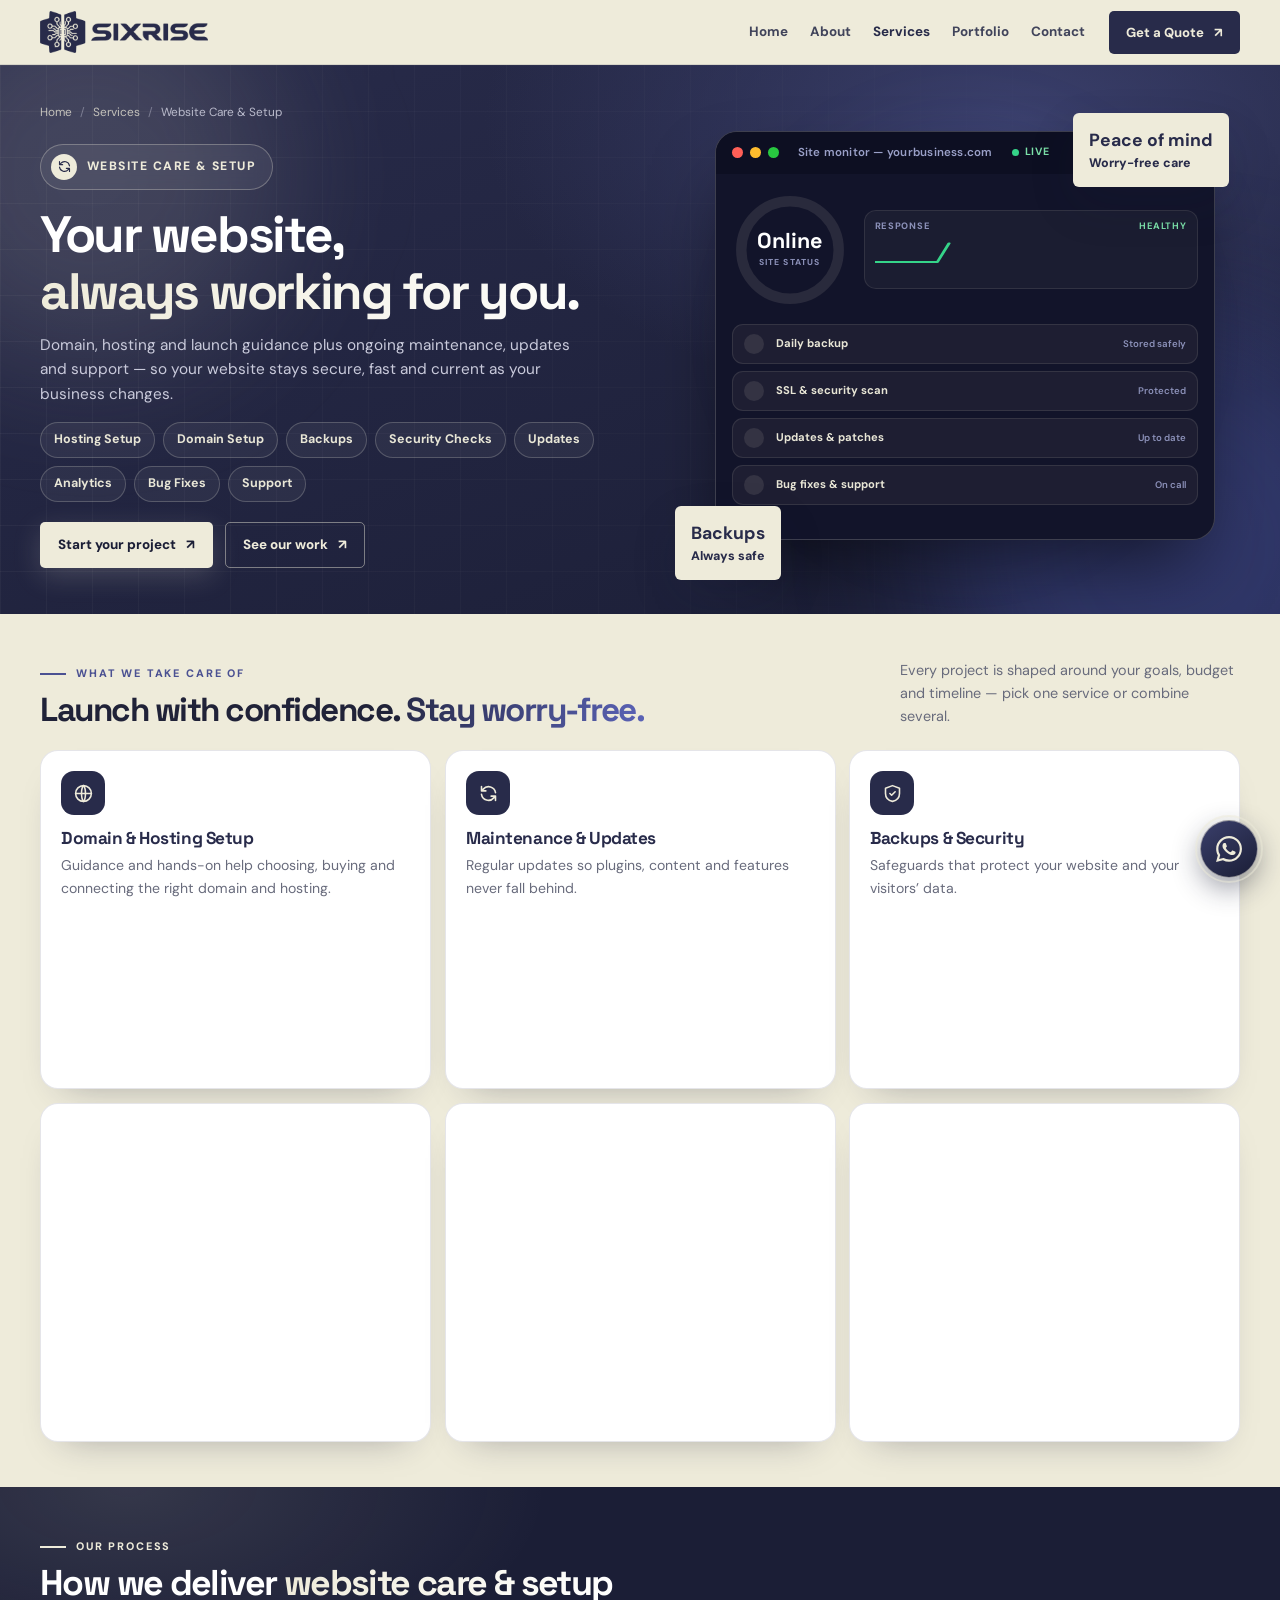
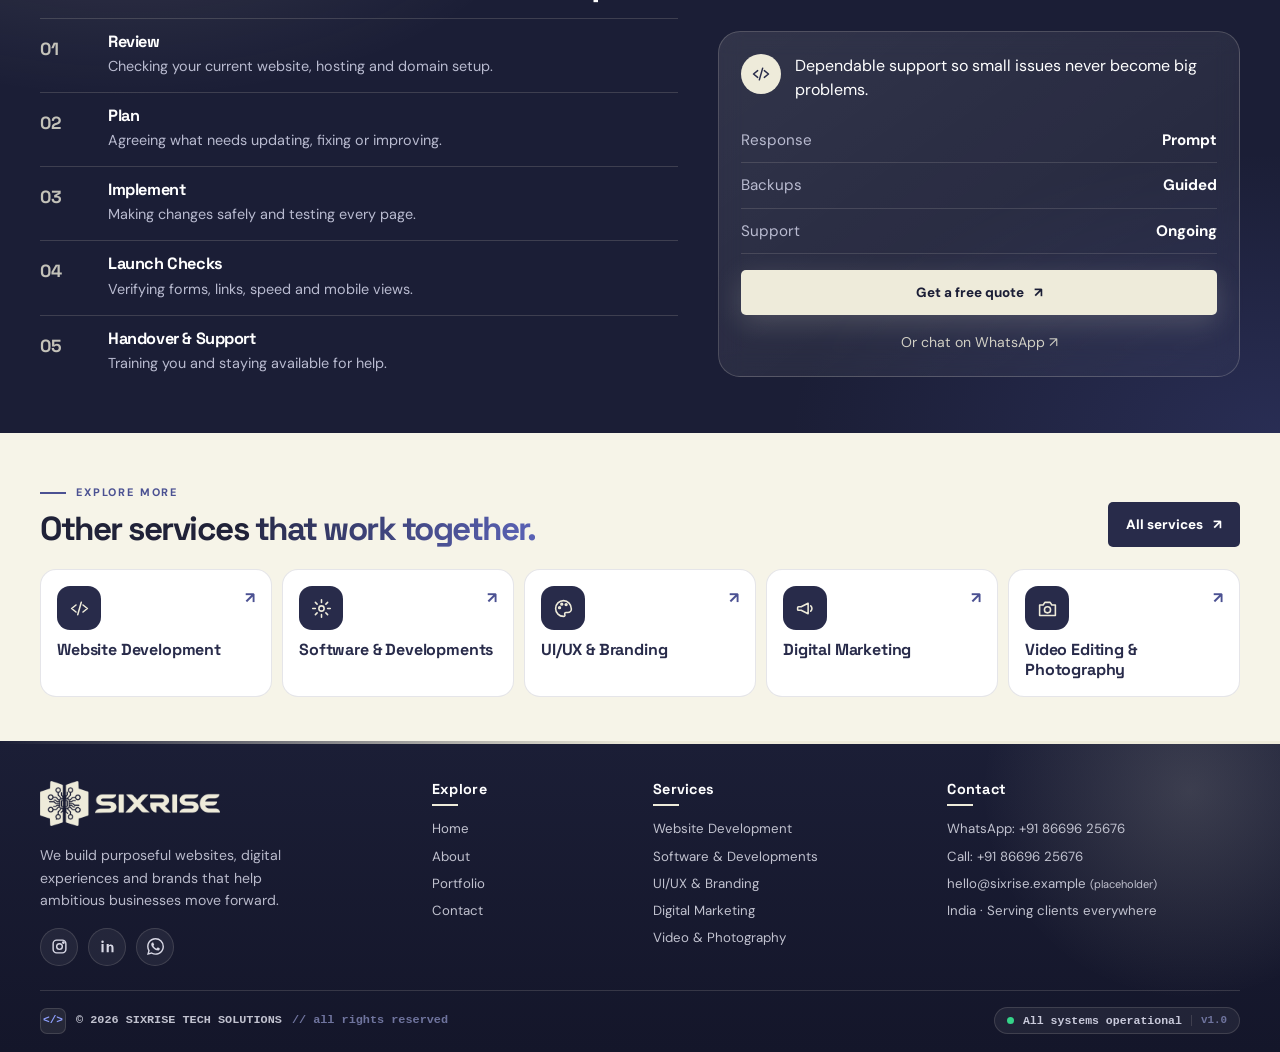
<file: service-website-care.html>
<!doctype html>
<html lang="en">

<head>
    <meta charset="utf-8">
    <meta name="viewport" content="width=device-width, initial-scale=1">
    <meta name="theme-color" content="#282B4A">
    <meta property="og:site_name" content="SIXRISE TECH SOLUTIONS">
    <meta property="og:type" content="website">
    <link rel="icon" href="assets/images/favicon.ico" sizes="any">
    <link rel="icon" href="assets/images/favicon.svg" type="image/svg+xml">
    <link rel="icon" href="assets/images/favicon-32.png" sizes="32x32" type="image/png">
    <link rel="apple-touch-icon" href="assets/images/apple-touch-icon.png">
    <link rel="preconnect" href="https://fonts.googleapis.com">
    <link rel="preconnect" href="https://fonts.gstatic.com" crossorigin>
    <link
        href="https://fonts.googleapis.com/css2?family=DM+Sans:wght@400;500;600;700;800&family=Space+Grotesk:wght@400;500;600;700&display=swap"
        rel="stylesheet">
    <link rel="stylesheet" href="assets/css/style.css">
    <title>Website Care & Setup | SIXRISE TECH SOLUTIONS</title>
    <meta name="description" content="Domain, hosting and launch guidance plus ongoing maintenance, updates and support — so your website stays secure, fast and current as your business changes.">
    <meta property="og:title" content="Website Care & Setup | SIXRISE">
    <meta property="og:description" content="Domain, hosting and launch guidance plus ongoing maintenance, updates and support — so your website stays secure, fast and current as your business changes.">
</head>

<body><a href="#main-content" class="skip-link" style="position:absolute;left:-9999px">Skip to content</a>
    <header class="site-header">
        <div class="container nav-wrap"><a class="brand" href="index.html" aria-label="SIXRISE home"><img
                    src="assets/images/logo-h-dark.png" alt="SIXRISE TECH SOLUTIONS" width="190" height="48"></a>
            <nav class="nav-links" aria-label="Main navigation"><a href="index.html" data-page="index.html">Home</a><a
                    href="about.html" data-page="about.html">About</a><a href="services.html"
                    data-page="services.html">Services</a><a href="portfolio.html"
                    data-page="portfolio.html">Portfolio</a><a href="contact.html"
                    data-page="contact.html">Contact</a><a class="btn btn-gold nav-cta" href="contact.html">Get a Quote
                    <span>↗</span></a></nav><button class="menu-toggle" aria-label="Open navigation menu"
                aria-expanded="false" aria-controls="mobile-menu"><span></span><span></span><span></span></button>
        </div>
        <div class="mobile-menu" id="mobile-menu" aria-hidden="true">
            <nav aria-label="Mobile navigation"><a href="index.html">Home</a><a href="about.html">About</a><a
                    href="services.html">Services</a><a href="portfolio.html">Portfolio</a><a
                    href="contact.html">Contact</a></nav>
            <div class="mobile-menu-bottom"><a href="tel:+918669625676">+91 86696 25676</a><a class="btn btn-gold"
                    href="contact.html">Get a Quote ↗</a></div>
        </div>
    </header>
    <div class="progress-bar" aria-hidden="true"></div>
    <main id="main-content">
<section class="sd-hero">
<div class="hx-orb hx-orb-1"></div><div class="hx-orb hx-orb-2"></div>
<div class="container sd-hero-grid">
<div class="sd-copy">
<div class="breadcrumbs reveal"><a href="index.html">Home</a><span>/</span><a href="services.html">Services</a><span>/</span>Website Care & Setup</div>
<span class="sd-badge reveal reveal-delay-1"><span class="sd-bico"><svg viewBox="0 0 24 24" fill="none" stroke="currentColor" stroke-width="1.8" stroke-linecap="round" stroke-linejoin="round" aria-hidden="true"><path d="M20 11a8 8 0 00-14-4L4 9M4 4v5h5M4 13a8 8 0 0014 4l2-2M20 20v-5h-5"/></svg></span>Website Care & Setup</span>
<h1 class="reveal reveal-delay-1">Your website, <em>always working for you.</em></h1>
<p class="sd-lead reveal reveal-delay-2">Domain, hosting and launch guidance plus ongoing maintenance, updates and support — so your website stays secure, fast and current as your business changes.</p>
<div class="sd-pills reveal reveal-delay-2"><span class="sd-pill">Hosting Setup</span><span class="sd-pill">Domain Setup</span><span class="sd-pill">Backups</span><span class="sd-pill">Security Checks</span><span class="sd-pill">Updates</span><span class="sd-pill">Analytics</span><span class="sd-pill">Bug Fixes</span><span class="sd-pill">Support</span></div>
<div class="hero-actions reveal reveal-delay-3"><a class="btn btn-gold btn-glow" href="contact.html?service=Website%20Maintenance%20%26%20Support">Start your project <span>↗</span></a><a class="btn btn-outline" href="portfolio.html">See our work <span>↗</span></a></div>
</div>
<div class="sd-visual reveal reveal-delay-1" data-parallax>
<div class="sd-stage">
<div class="sd-glow"></div>
<div class="sd-win vz"><div class="hx-bar"><i></i><i></i><i></i><span class="vz-title">Site monitor — yourbusiness.com</span><span class="vz-live">LIVE</span></div>
<div class="vz-body">
<div class="wc-top">
<div class="wc-ring"><svg viewBox="0 0 100 100"><circle class="bg" cx="50" cy="50" r="42"/><circle class="fg" cx="50" cy="50" r="42"/></svg><div><b>Online</b><small>SITE STATUS</small></div></div>
<div class="wc-pulse"><small>Response <b>Healthy</b></small><svg viewBox="0 0 200 46" preserveAspectRatio="none"><polyline points="0,28 30,28 40,28 48,8 58,40 66,22 74,28 110,28 120,28 128,10 138,38 146,24 154,28 200,28"/></svg></div>
</div>
<div class="wc-list">
<div><i><svg viewBox="0 0 24 24" fill="none" stroke="currentColor" stroke-width="3.2" stroke-linecap="round" stroke-linejoin="round"><path d="M5 12.5l4.5 4.5L19 7"/></svg></i>Daily backup<span>Stored safely</span></div>
<div><i><svg viewBox="0 0 24 24" fill="none" stroke="currentColor" stroke-width="3.2" stroke-linecap="round" stroke-linejoin="round"><path d="M5 12.5l4.5 4.5L19 7"/></svg></i>SSL &amp; security scan<span>Protected</span></div>
<div><i><svg viewBox="0 0 24 24" fill="none" stroke="currentColor" stroke-width="3.2" stroke-linecap="round" stroke-linejoin="round"><path d="M5 12.5l4.5 4.5L19 7"/></svg></i>Updates &amp; patches<span>Up to date</span></div>
<div><i><svg viewBox="0 0 24 24" fill="none" stroke="currentColor" stroke-width="3.2" stroke-linecap="round" stroke-linejoin="round"><path d="M5 12.5l4.5 4.5L19 7"/></svg></i>Bug fixes &amp; support<span>On call</span></div>
</div>
</div></div>
<div class="float-chip chip-top"><strong>Peace of mind</strong>Worry-free care</div>
<div class="float-chip chip-bottom"><strong>Backups</strong>Always safe</div>
</div></div>
</div>
</section>

<section class="section sec-compact sd-sec">
<div class="container">
<div class="sec-head-row reveal"><div><span class="eyebrow">What we take care of</span><h2>Launch with confidence. <span class="grad">Stay worry-free.</span></h2></div><p>Every project is shaped around your goals, budget and timeline — pick one service or combine several.</p></div>
<div class="sd-grid"><article class="sd-card reveal reveal-delay-0" data-tilt><div class="sd-cico"><svg viewBox="0 0 24 24" fill="none" stroke="currentColor" stroke-width="1.8" stroke-linecap="round" stroke-linejoin="round" aria-hidden="true"><circle cx="12" cy="12" r="9"/><path d="M3 12h18M12 3c3 3 3 15 0 18M12 3c-3 3-3 15 0 18"/></svg></div><h3>Domain & Hosting Setup</h3><p>Guidance and hands-on help choosing, buying and connecting the right domain and hosting.</p><ul><li>Domain name selection</li><li>Hosting recommendations</li><li>DNS & SSL setup</li><li>Business email guidance</li></ul><div class="sd-cfoot"><span>Go live smoothly</span><i>↗</i></div></article><article class="sd-card reveal reveal-delay-1" data-tilt><div class="sd-cico"><svg viewBox="0 0 24 24" fill="none" stroke="currentColor" stroke-width="1.8" stroke-linecap="round" stroke-linejoin="round" aria-hidden="true"><path d="M20 11a8 8 0 00-14-4L4 9M4 4v5h5M4 13a8 8 0 0014 4l2-2M20 20v-5h-5"/></svg></div><h3>Maintenance & Updates</h3><p>Regular updates so plugins, content and features never fall behind.</p><ul><li>Content & image updates</li><li>New sections & pages</li><li>Plugin / library updates</li><li>Bug fixes</li></ul><div class="sd-cfoot"><span>Stay current</span><i>↗</i></div></article><article class="sd-card reveal reveal-delay-2" data-tilt><div class="sd-cico"><svg viewBox="0 0 24 24" fill="none" stroke="currentColor" stroke-width="1.8" stroke-linecap="round" stroke-linejoin="round" aria-hidden="true"><path d="M12 3l8 3v6c0 5-3.5 8-8 9-4.5-1-8-4-8-9V6l8-3z"/><path d="M9 12l2 2 4-4"/></svg></div><h3>Backups & Security</h3><p>Safeguards that protect your website and your visitors’ data.</p><ul><li>Regular backup guidance</li><li>Security checks</li><li>SSL & form protection</li><li>Recovery support</li></ul><div class="sd-cfoot"><span>Stay protected</span><i>↗</i></div></article><article class="sd-card reveal reveal-delay-0" data-tilt><div class="sd-cico"><svg viewBox="0 0 24 24" fill="none" stroke="currentColor" stroke-width="1.8" stroke-linecap="round" stroke-linejoin="round" aria-hidden="true"><path d="M13 2L4 14h7l-1 8 9-12h-7l1-8z"/></svg></div><h3>Performance Checks</h3><p>Periodic checks that keep your website loading quickly on every device.</p><ul><li>Speed review</li><li>Image optimisation</li><li>Mobile testing</li><li>Improvement suggestions</li></ul><div class="sd-cfoot"><span>Stay fast</span><i>↗</i></div></article><article class="sd-card reveal reveal-delay-1" data-tilt><div class="sd-cico"><svg viewBox="0 0 24 24" fill="none" stroke="currentColor" stroke-width="1.8" stroke-linecap="round" stroke-linejoin="round" aria-hidden="true"><path d="M3 3v18h18"/><path d="M7 15l4-5 3 3 5-7"/></svg></div><h3>Analytics Guidance</h3><p>Set up simple tracking so you can see how visitors use your website.</p><ul><li>Analytics setup help</li><li>Enquiry tracking</li><li>Search console basics</li><li>Easy-to-read summaries</li></ul><div class="sd-cfoot"><span>Know your visitors</span><i>↗</i></div></article><article class="sd-card reveal reveal-delay-2" data-tilt><div class="sd-cico"><svg viewBox="0 0 24 24" fill="none" stroke="currentColor" stroke-width="1.8" stroke-linecap="round" stroke-linejoin="round" aria-hidden="true"><path d="M12 22s7-6.5 7-12a7 7 0 10-14 0c0 5.5 7 12 7 12z"/><circle cx="12" cy="10" r="2.5"/></svg></div><h3>Google Business Profile</h3><p>Get your business visible on Google Maps and local search.</p><ul><li>Profile setup & verification</li><li>Services, photos & hours</li><li>Review guidance</li><li>Local visibility tips</li></ul><div class="sd-cfoot"><span>Be found nearby</span><i>↗</i></div></article></div>
</div>
</section>

<section class="section sec-compact section-dark sd-proc">
<div class="container sd-proc-grid">
<div>
<span class="eyebrow reveal">Our process</span>
<h2 class="reveal">How we deliver <span class="grad">website care & setup</span></h2>
<ol class="sd-steps"><li class="reveal reveal-delay-0"><span>01</span><div><h3>Review</h3><p>Checking your current website, hosting and domain setup.</p></div></li><li class="reveal reveal-delay-1"><span>02</span><div><h3>Plan</h3><p>Agreeing what needs updating, fixing or improving.</p></div></li><li class="reveal reveal-delay-2"><span>03</span><div><h3>Implement</h3><p>Making changes safely and testing every page.</p></div></li><li class="reveal reveal-delay-0"><span>04</span><div><h3>Launch Checks</h3><p>Verifying forms, links, speed and mobile views.</p></div></li><li class="reveal reveal-delay-1"><span>05</span><div><h3>Handover & Support</h3><p>Training you and staying available for help.</p></div></li></ol>
</div>
<aside class="sd-panel reveal reveal-delay-1" data-tilt>
<div class="sd-panel-top"><span class="sd-bico"><svg viewBox="0 0 24 24" fill="none" stroke="currentColor" stroke-width="1.8" stroke-linecap="round" stroke-linejoin="round" aria-hidden="true"><path d="M8 8l-5 4 5 4M16 8l5 4-5 4M14 5l-4 14"/></svg></span><p>Dependable support so small issues never become big problems.</p></div>
<div class="sd-kv"><div><span>Response</span><b>Prompt</b></div><div><span>Backups</span><b>Guided</b></div><div><span>Support</span><b>Ongoing</b></div></div>
<a class="btn btn-gold btn-glow" href="contact.html?service=Website%20Maintenance%20%26%20Support">Get a free quote <span>↗</span></a>
<a class="sd-wa" href="https://wa.me/918669625676" target="_blank" rel="noopener">Or chat on WhatsApp ↗</a>
</aside>
</div>
</section>

<section class="section sec-compact sd-more">
<div class="container">
<div class="sec-head-row reveal"><div><span class="eyebrow">Explore more</span><h2>Other services <span class="grad">that work together.</span></h2></div><a class="btn btn-dark" href="services.html">All services <span>↗</span></a></div>
<div class="sd-others reveal"><a class="sd-other" href="service-website-development.html"><span class="sd-oico"><svg viewBox="0 0 24 24" fill="none" stroke="currentColor" stroke-width="1.8" stroke-linecap="round" stroke-linejoin="round" aria-hidden="true"><path d="M8 8l-5 4 5 4M16 8l5 4-5 4M14 5l-4 14"/></svg></span><strong>Website Development</strong><i>↗</i></a><a class="sd-other" href="service-software-development.html"><span class="sd-oico"><svg viewBox="0 0 24 24" fill="none" stroke="currentColor" stroke-width="1.8" stroke-linecap="round" stroke-linejoin="round" aria-hidden="true"><circle cx="12" cy="12" r="3"/><path d="M12 2v3M12 19v3M2 12h3M19 12h3M5 5l2 2M17 17l2 2M19 5l-2 2M7 17l-2 2"/></svg></span><strong>Software & Developments</strong><i>↗</i></a><a class="sd-other" href="service-ui-ux-branding.html"><span class="sd-oico"><svg viewBox="0 0 24 24" fill="none" stroke="currentColor" stroke-width="1.8" stroke-linecap="round" stroke-linejoin="round" aria-hidden="true"><path d="M12 3a9 9 0 100 18c1.5 0 2-1 1.5-2s0-2.5 1.5-2.5H17a4 4 0 004-4c0-5-4-9.5-9-9.5z"/><circle cx="7.5" cy="11" r="1"/><circle cx="10" cy="7" r="1"/><circle cx="15" cy="7.5" r="1"/></svg></span><strong>UI/UX & Branding</strong><i>↗</i></a><a class="sd-other" href="service-digital-marketing.html"><span class="sd-oico"><svg viewBox="0 0 24 24" fill="none" stroke="currentColor" stroke-width="1.8" stroke-linecap="round" stroke-linejoin="round" aria-hidden="true"><path d="M3 11v2a1 1 0 001 1h3l8 4V6L7 10H4a1 1 0 00-1 1zM18 9a4 4 0 010 6"/></svg></span><strong>Digital Marketing</strong><i>↗</i></a><a class="sd-other" href="service-video-photography.html"><span class="sd-oico"><svg viewBox="0 0 24 24" fill="none" stroke="currentColor" stroke-width="1.8" stroke-linecap="round" stroke-linejoin="round" aria-hidden="true"><path d="M3 8h4l2-3h6l2 3h4v12H3V8z"/><circle cx="12" cy="13.5" r="3.5"/></svg></span><strong>Video Editing & Photography</strong><i>↗</i></a></div>
</div>
</section>
</main>
    <footer class="site-footer"><span class="foot-line"></span>
        <div class="foot-orb"></div>
        <div class="container">
            <div class="footer-grid">
                <div class="footer-brand"><a href="index.html"><img src="assets/images/logo-h-light.png" alt="SIXRISE" width="190" height="48"></a>
                    <p>We build purposeful websites, digital experiences and brands that help ambitious businesses move
                        forward.</p>
                    <div class="social-links"><a class="soc" href="https://www.instagram.com/sixrise__/" target="_blank"
                            rel="noopener" aria-label="Instagram"><svg viewBox="0 0 24 24" fill="none"
                                stroke="currentColor" stroke-width="2">
                                <rect x="3" y="3" width="18" height="18" rx="5" />
                                <circle cx="12" cy="12" r="4" />
                                <circle cx="17.5" cy="6.5" r="1" fill="currentColor" />
                            </svg></a><a class="soc" href="https://www.linkedin.com/" target="_blank" rel="noopener"
                            aria-label="LinkedIn"><svg viewBox="0 0 24 24" fill="currentColor">
                                <path
                                    d="M6.5 8.5h-3V20h3V8.5zM5 3.5A1.75 1.75 0 105 7a1.75 1.75 0 000-3.5zM20.5 20v-6.3c0-3-1.6-4.4-3.8-4.4-1.7 0-2.5.9-2.9 1.6V8.5h-3V20h3v-6.1c0-1.6.8-2.5 2.1-2.5s1.7.9 1.7 2.5V20h2.9z" />
                            </svg></a><a class="soc" href="https://wa.me/918669625676" target="_blank" rel="noopener"
                            aria-label="WhatsApp"><svg viewBox="0 0 24 24" fill="currentColor">
                                <path
                                    d="M17.472 14.382c-.297-.149-1.758-.867-2.03-.967-.273-.099-.471-.148-.67.15-.197.297-.767.966-.94 1.164-.173.199-.347.223-.644.075-.297-.15-1.255-.463-2.39-1.475-.883-.788-1.48-1.761-1.653-2.059-.173-.297-.018-.458.13-.606.134-.133.298-.347.446-.52.149-.174.198-.298.298-.497.099-.198.05-.371-.025-.52-.075-.149-.669-1.612-.916-2.207-.242-.579-.487-.5-.669-.51-.173-.008-.371-.01-.57-.01-.198 0-.52.074-.792.372-.272.297-1.04 1.016-1.04 2.479 0 1.462 1.065 2.875 1.213 3.074.149.198 2.096 3.2 5.077 4.487.709.306 1.262.489 1.694.625.712.227 1.36.195 1.871.118.571-.085 1.758-.719 2.006-1.413.248-.694.248-1.289.173-1.413-.074-.124-.272-.198-.57-.347m-5.421 7.403h-.004a9.87 9.87 0 01-5.031-1.378l-.361-.214-3.741.982.998-3.648-.235-.374a9.86 9.86 0 01-1.51-5.26c.001-5.45 4.436-9.884 9.888-9.884 2.64 0 5.122 1.03 6.988 2.898a9.825 9.825 0 012.893 6.994c-.003 5.45-4.437 9.884-9.885 9.884m8.413-18.297A11.815 11.815 0 0012.05 0C5.495 0 .16 5.335.157 11.892c0 2.096.547 4.142 1.588 5.945L.057 24l6.305-1.654a11.882 11.882 0 005.683 1.448h.005c6.554 0 11.89-5.335 11.893-11.893a11.821 11.821 0 00-3.48-8.413Z" />
                            </svg></a></div>
                </div>
                <div class="footer-col">
                    <h3>Explore</h3><a href="index.html">Home</a><a href="about.html">About</a><a
                        href="portfolio.html">Portfolio</a><a href="contact.html">Contact</a>
                </div>
                <div class="footer-col">
                    <h3>Services</h3><a href="service-website-development.html">Website Development</a><a
                        href="service-software-development.html">Software & Developments</a><a href="service-ui-ux-branding.html">UI/UX
                        &amp; Branding</a><a href="service-digital-marketing.html">Digital Marketing</a><a
                        href="service-video-photography.html">Video &amp; Photography</a>
                </div>
                <div class="footer-col contact-col">
                    <h3>Contact</h3><a href="https://wa.me/918669625676" target="_blank" rel="noopener">WhatsApp: +91 86696 25676</a><a href="tel:+918669625676">Call: +91 86696 25676</a><a
                        href="mailto:hello@sixrise.example">hello@sixrise.example
                        <small>(placeholder)</small></a><span>India · Serving clients everywhere</span>
                </div>
            </div>
            <div class="footer-bottom"><span class="ft-copy"><b>&lt;/&gt;</b><span>© <span data-year></span> SIXRISE TECH SOLUTIONS</span><em>// all rights reserved</em></span><span class="ft-status"><i></i>All systems operational<small>v1.0</small></span><button class="to-top"
                    type="button" aria-label="Back to top">↑</button></div>
        </div>
    </footer><a class="whatsapp-float" href="https://wa.me/918669625676" target="_blank" rel="noopener"
        aria-label="Chat with SIXRISE on WhatsApp"><svg viewBox="0 0 24 24" aria-hidden="true">
            <path
                d="M17.472 14.382c-.297-.149-1.758-.867-2.03-.967-.273-.099-.471-.148-.67.15-.197.297-.767.966-.94 1.164-.173.199-.347.223-.644.075-.297-.15-1.255-.463-2.39-1.475-.883-.788-1.48-1.761-1.653-2.059-.173-.297-.018-.458.13-.606.134-.133.298-.347.446-.52.149-.174.198-.298.298-.497.099-.198.05-.371-.025-.52-.075-.149-.669-1.612-.916-2.207-.242-.579-.487-.5-.669-.51-.173-.008-.371-.01-.57-.01-.198 0-.52.074-.792.372-.272.297-1.04 1.016-1.04 2.479 0 1.462 1.065 2.875 1.213 3.074.149.198 2.096 3.2 5.077 4.487.709.306 1.262.489 1.694.625.712.227 1.36.195 1.871.118.571-.085 1.758-.719 2.006-1.413.248-.694.248-1.289.173-1.413-.074-.124-.272-.198-.57-.347m-5.421 7.403h-.004a9.87 9.87 0 01-5.031-1.378l-.361-.214-3.741.982.998-3.648-.235-.374a9.86 9.86 0 01-1.51-5.26c.001-5.45 4.436-9.884 9.888-9.884 2.64 0 5.122 1.03 6.988 2.898a9.825 9.825 0 012.893 6.994c-.003 5.45-4.437 9.884-9.885 9.884m8.413-18.297A11.815 11.815 0 0012.05 0C5.495 0 .16 5.335.157 11.892c0 2.096.547 4.142 1.588 5.945L.057 24l6.305-1.654a11.882 11.882 0 005.683 1.448h.005c6.554 0 11.89-5.335 11.893-11.893a11.821 11.821 0 00-3.48-8.413Z" />
        </svg></a>
    <script src="assets/js/main.js"></script>
</body>

</html>
</file>
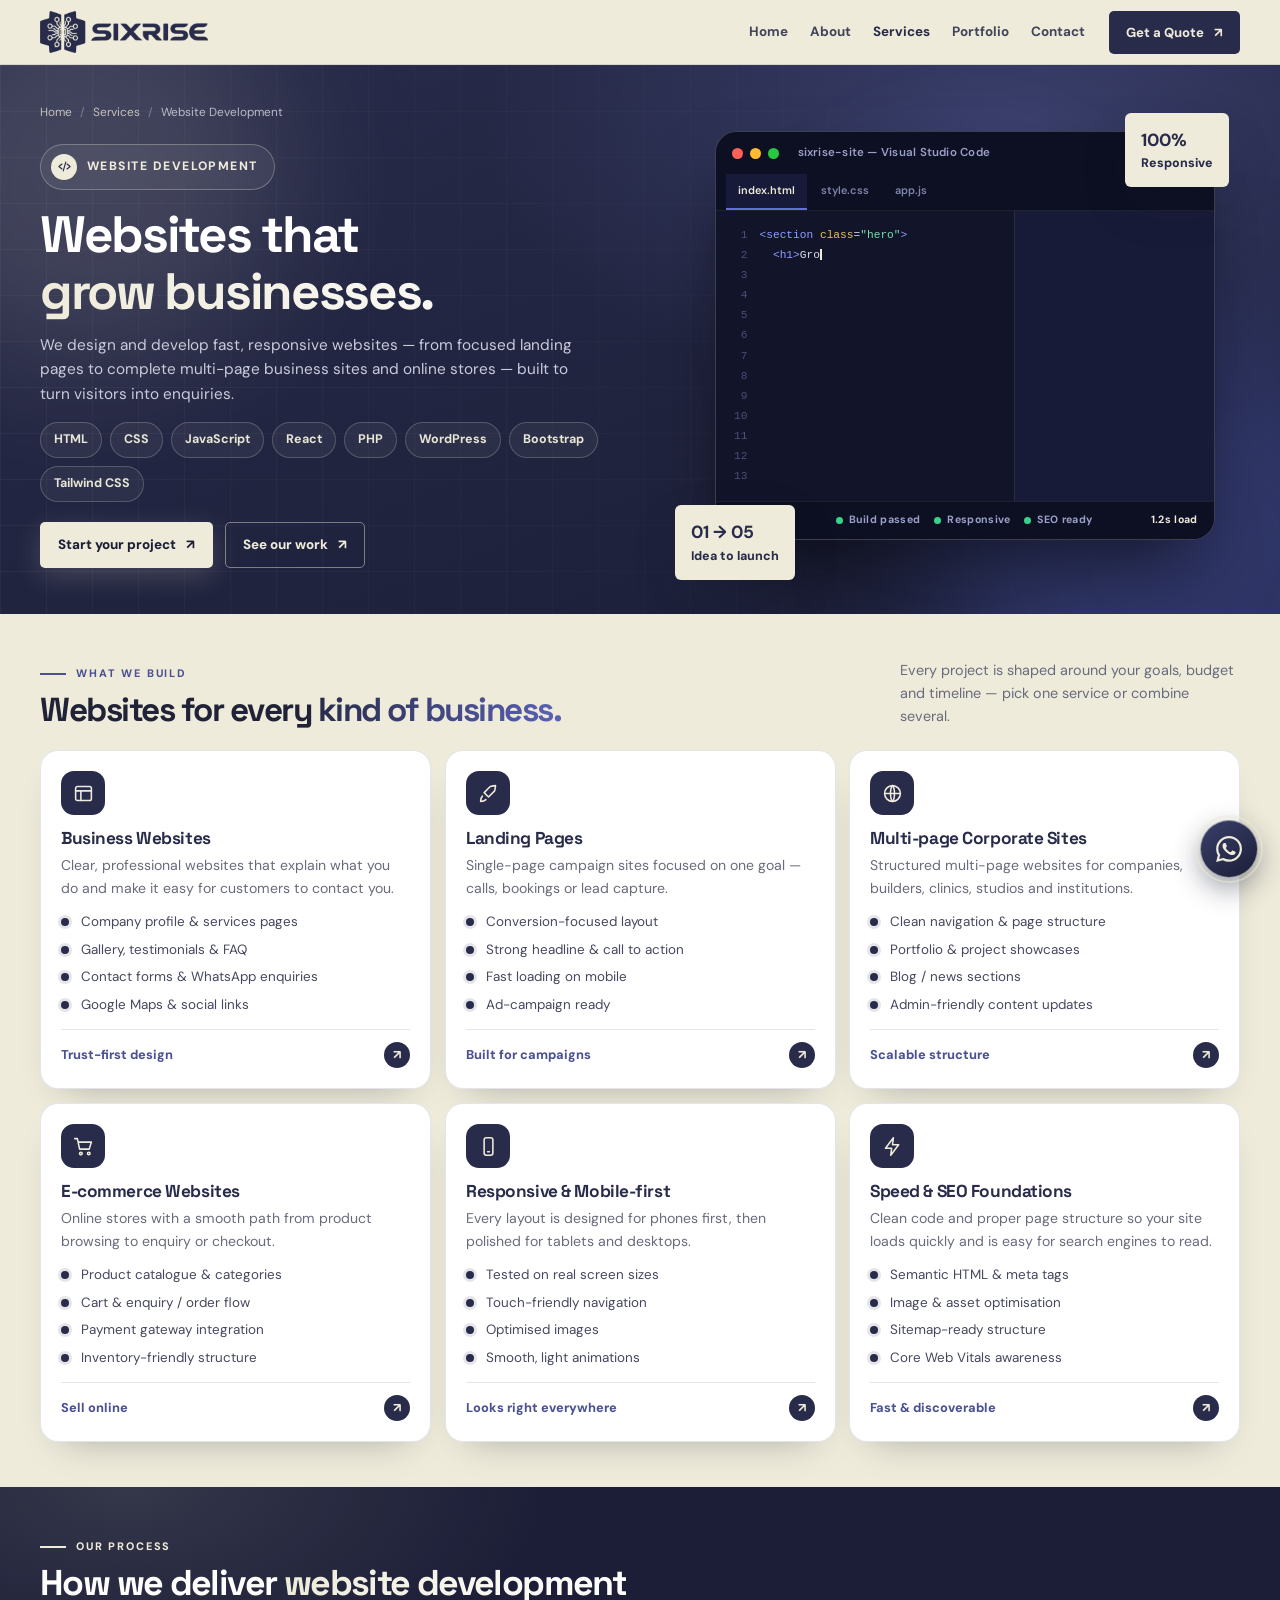
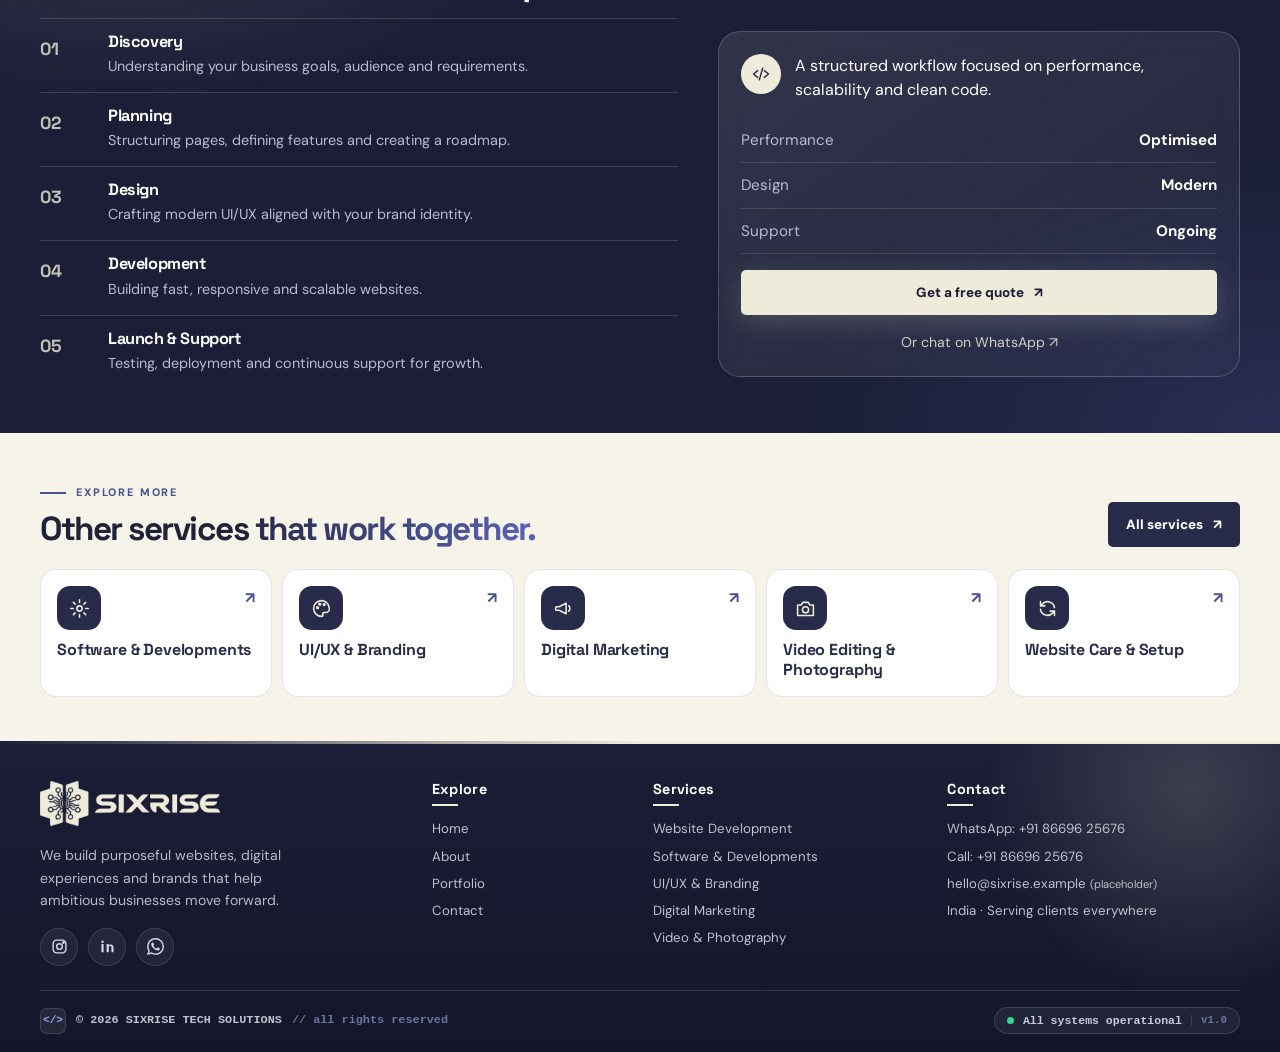
<file: service-website-development.html>
<!doctype html>
<html lang="en">

<head>
    <meta charset="utf-8">
    <meta name="viewport" content="width=device-width, initial-scale=1">
    <meta name="theme-color" content="#282B4A">
    <meta property="og:site_name" content="SIXRISE TECH SOLUTIONS">
    <meta property="og:type" content="website">
    <link rel="icon" href="assets/images/favicon.ico" sizes="any">
    <link rel="icon" href="assets/images/favicon.svg" type="image/svg+xml">
    <link rel="icon" href="assets/images/favicon-32.png" sizes="32x32" type="image/png">
    <link rel="apple-touch-icon" href="assets/images/apple-touch-icon.png">
    <link rel="preconnect" href="https://fonts.googleapis.com">
    <link rel="preconnect" href="https://fonts.gstatic.com" crossorigin>
    <link
        href="https://fonts.googleapis.com/css2?family=DM+Sans:wght@400;500;600;700;800&family=Space+Grotesk:wght@400;500;600;700&display=swap"
        rel="stylesheet">
    <link rel="stylesheet" href="assets/css/style.css">
    <title>Website Development | SIXRISE TECH SOLUTIONS</title>
    <meta name="description" content="We design and develop fast, responsive websites — from focused landing pages to complete multi-page business sites and online stores — built to turn visitors into enquiries.">
    <meta property="og:title" content="Website Development | SIXRISE">
    <meta property="og:description" content="We design and develop fast, responsive websites — from focused landing pages to complete multi-page business sites and online stores — built to turn visitors into enquiries.">
</head>

<body><a href="#main-content" class="skip-link" style="position:absolute;left:-9999px">Skip to content</a>
    <header class="site-header">
        <div class="container nav-wrap"><a class="brand" href="index.html" aria-label="SIXRISE home"><img
                    src="assets/images/logo-h-dark.png" alt="SIXRISE TECH SOLUTIONS" width="190" height="48"></a>
            <nav class="nav-links" aria-label="Main navigation"><a href="index.html" data-page="index.html">Home</a><a
                    href="about.html" data-page="about.html">About</a><a href="services.html"
                    data-page="services.html">Services</a><a href="portfolio.html"
                    data-page="portfolio.html">Portfolio</a><a href="contact.html"
                    data-page="contact.html">Contact</a><a class="btn btn-gold nav-cta" href="contact.html">Get a Quote
                    <span>↗</span></a></nav><button class="menu-toggle" aria-label="Open navigation menu"
                aria-expanded="false" aria-controls="mobile-menu"><span></span><span></span><span></span></button>
        </div>
        <div class="mobile-menu" id="mobile-menu" aria-hidden="true">
            <nav aria-label="Mobile navigation"><a href="index.html">Home</a><a href="about.html">About</a><a
                    href="services.html">Services</a><a href="portfolio.html">Portfolio</a><a
                    href="contact.html">Contact</a></nav>
            <div class="mobile-menu-bottom"><a href="tel:+918669625676">+91 86696 25676</a><a class="btn btn-gold"
                    href="contact.html">Get a Quote ↗</a></div>
        </div>
    </header>
    <div class="progress-bar" aria-hidden="true"></div>
    <main id="main-content">
<section class="sd-hero">
<div class="hx-orb hx-orb-1"></div><div class="hx-orb hx-orb-2"></div>
<div class="container sd-hero-grid">
<div class="sd-copy">
<div class="breadcrumbs reveal"><a href="index.html">Home</a><span>/</span><a href="services.html">Services</a><span>/</span>Website Development</div>
<span class="sd-badge reveal reveal-delay-1"><span class="sd-bico"><svg viewBox="0 0 24 24" fill="none" stroke="currentColor" stroke-width="1.8" stroke-linecap="round" stroke-linejoin="round" aria-hidden="true"><path d="M8 8l-5 4 5 4M16 8l5 4-5 4M14 5l-4 14"/></svg></span>Website Development</span>
<h1 class="reveal reveal-delay-1">Websites that <em>grow businesses.</em></h1>
<p class="sd-lead reveal reveal-delay-2">We design and develop fast, responsive websites — from focused landing pages to complete multi-page business sites and online stores — built to turn visitors into enquiries.</p>
<div class="sd-pills reveal reveal-delay-2"><span class="sd-pill">HTML</span><span class="sd-pill">CSS</span><span class="sd-pill">JavaScript</span><span class="sd-pill">React</span><span class="sd-pill">PHP</span><span class="sd-pill">WordPress</span><span class="sd-pill">Bootstrap</span><span class="sd-pill">Tailwind CSS</span></div>
<div class="hero-actions reveal reveal-delay-3"><a class="btn btn-gold btn-glow" href="contact.html?service=Website%20Development">Start your project <span>↗</span></a><a class="btn btn-outline" href="portfolio.html">See our work <span>↗</span></a></div>
</div>
<div class="sd-visual reveal reveal-delay-1" data-parallax>
<div class="sd-stage">
<div class="sd-glow"></div>
<div class="sd-win vz"><div class="hx-bar"><i></i><i></i><i></i><span class="vz-title">sixrise-site — Visual Studio Code</span></div>
<div class="vz-tabs"><b class="on">index.html</b><b>style.css</b><b>app.js</b></div>
<div class="vz-split">
<pre class="vz-code" data-typer aria-hidden="true"><span class="cl"><span class="t">&lt;section</span> <span class="a">class</span>=<span class="s">"hero"</span><span class="t">&gt;</span></span><span class="cl">  <span class="t">&lt;h1&gt;</span>Grow your business<span class="t">&lt;/h1&gt;</span></span><span class="cl">  <span class="t">&lt;p&gt;</span>Fast &amp; responsive.<span class="t">&lt;/p&gt;</span></span><span class="cl">  <span class="t">&lt;a</span> <span class="a">href</span>=<span class="s">"#quote"</span><span class="t">&gt;</span>Get a Quote<span class="t">&lt;/a&gt;</span></span><span class="cl"><span class="t">&lt;/section&gt;</span></span><span class="cl"></span><span class="cl"><span class="c">/* style.css */</span></span><span class="cl"><span class="f">.hero</span> { <span class="a">display</span>: grid;</span><span class="cl">  <span class="a">place-items</span>: center;</span><span class="cl">  <span class="a">background</span>: <span class="s">var(--brand)</span>; }</span><span class="cl"></span><span class="cl"><span class="k">const</span> <span class="f">menu</span> = <span class="s">document</span>.<span class="f">querySelector</span>(<span class="s">".nav"</span>);</span><span class="cl">menu.<span class="f">classList</span>.<span class="f">toggle</span>(<span class="s">"open"</span>);</span></pre>
<div class="vz-prev" aria-hidden="true">
<div class="pv-nav" style="animation-delay:.2s"><i></i><span></span><span></span><span></span></div>
<div class="pv-h" style="animation-delay:.9s">Grow your<br><em>business</em></div>
<div class="pv-p" style="animation-delay:1.5s"></div><div class="pv-p s" style="animation-delay:1.7s"></div>
<div class="pv-btn" style="animation-delay:2.3s">Get a Quote</div>
<div class="pv-cards" style="animation-delay:3s"><b></b><b></b><b></b></div>
</div></div>
<div class="vz-status"><span>Build passed</span><span>Responsive</span><span>SEO ready</span><span>1.2s load</span></div>
</div>
<div class="float-chip chip-top"><strong>100%</strong>Responsive</div>
<div class="float-chip chip-bottom"><strong>01 → 05</strong>Idea to launch</div>
</div></div>
</div>
</section>

<section class="section sec-compact sd-sec">
<div class="container">
<div class="sec-head-row reveal"><div><span class="eyebrow">What we build</span><h2>Websites for every <span class="grad">kind of business.</span></h2></div><p>Every project is shaped around your goals, budget and timeline — pick one service or combine several.</p></div>
<div class="sd-grid"><article class="sd-card reveal reveal-delay-0" data-tilt><div class="sd-cico"><svg viewBox="0 0 24 24" fill="none" stroke="currentColor" stroke-width="1.8" stroke-linecap="round" stroke-linejoin="round" aria-hidden="true"><rect x="3" y="4" width="18" height="16" rx="2"/><path d="M3 9h18M9 9v11"/></svg></div><h3>Business Websites</h3><p>Clear, professional websites that explain what you do and make it easy for customers to contact you.</p><ul><li>Company profile & services pages</li><li>Gallery, testimonials & FAQ</li><li>Contact forms & WhatsApp enquiries</li><li>Google Maps & social links</li></ul><div class="sd-cfoot"><span>Trust-first design</span><i>↗</i></div></article><article class="sd-card reveal reveal-delay-1" data-tilt><div class="sd-cico"><svg viewBox="0 0 24 24" fill="none" stroke="currentColor" stroke-width="1.8" stroke-linecap="round" stroke-linejoin="round" aria-hidden="true"><path d="M14 4c4-1 6-1 6-1s0 2-1 6l-7 7-5-5 7-7zM5 15c-1 1-2 4-2 6 2 0 5-1 6-2"/></svg></div><h3>Landing Pages</h3><p>Single-page campaign sites focused on one goal — calls, bookings or lead capture.</p><ul><li>Conversion-focused layout</li><li>Strong headline & call to action</li><li>Fast loading on mobile</li><li>Ad-campaign ready</li></ul><div class="sd-cfoot"><span>Built for campaigns</span><i>↗</i></div></article><article class="sd-card reveal reveal-delay-2" data-tilt><div class="sd-cico"><svg viewBox="0 0 24 24" fill="none" stroke="currentColor" stroke-width="1.8" stroke-linecap="round" stroke-linejoin="round" aria-hidden="true"><circle cx="12" cy="12" r="9"/><path d="M3 12h18M12 3c3 3 3 15 0 18M12 3c-3 3-3 15 0 18"/></svg></div><h3>Multi-page Corporate Sites</h3><p>Structured multi-page websites for companies, builders, clinics, studios and institutions.</p><ul><li>Clean navigation & page structure</li><li>Portfolio & project showcases</li><li>Blog / news sections</li><li>Admin-friendly content updates</li></ul><div class="sd-cfoot"><span>Scalable structure</span><i>↗</i></div></article><article class="sd-card reveal reveal-delay-0" data-tilt><div class="sd-cico"><svg viewBox="0 0 24 24" fill="none" stroke="currentColor" stroke-width="1.8" stroke-linecap="round" stroke-linejoin="round" aria-hidden="true"><circle cx="9" cy="20" r="1.5"/><circle cx="18" cy="20" r="1.5"/><path d="M2 3h3l2.5 12h11L21 7H6"/></svg></div><h3>E-commerce Websites</h3><p>Online stores with a smooth path from product browsing to enquiry or checkout.</p><ul><li>Product catalogue & categories</li><li>Cart & enquiry / order flow</li><li>Payment gateway integration</li><li>Inventory-friendly structure</li></ul><div class="sd-cfoot"><span>Sell online</span><i>↗</i></div></article><article class="sd-card reveal reveal-delay-1" data-tilt><div class="sd-cico"><svg viewBox="0 0 24 24" fill="none" stroke="currentColor" stroke-width="1.8" stroke-linecap="round" stroke-linejoin="round" aria-hidden="true"><rect x="7" y="2" width="10" height="20" rx="2.5"/><path d="M11 18h2"/></svg></div><h3>Responsive & Mobile-first</h3><p>Every layout is designed for phones first, then polished for tablets and desktops.</p><ul><li>Tested on real screen sizes</li><li>Touch-friendly navigation</li><li>Optimised images</li><li>Smooth, light animations</li></ul><div class="sd-cfoot"><span>Looks right everywhere</span><i>↗</i></div></article><article class="sd-card reveal reveal-delay-2" data-tilt><div class="sd-cico"><svg viewBox="0 0 24 24" fill="none" stroke="currentColor" stroke-width="1.8" stroke-linecap="round" stroke-linejoin="round" aria-hidden="true"><path d="M13 2L4 14h7l-1 8 9-12h-7l1-8z"/></svg></div><h3>Speed & SEO Foundations</h3><p>Clean code and proper page structure so your site loads quickly and is easy for search engines to read.</p><ul><li>Semantic HTML & meta tags</li><li>Image & asset optimisation</li><li>Sitemap-ready structure</li><li>Core Web Vitals awareness</li></ul><div class="sd-cfoot"><span>Fast & discoverable</span><i>↗</i></div></article></div>
</div>
</section>

<section class="section sec-compact section-dark sd-proc">
<div class="container sd-proc-grid">
<div>
<span class="eyebrow reveal">Our process</span>
<h2 class="reveal">How we deliver <span class="grad">website development</span></h2>
<ol class="sd-steps"><li class="reveal reveal-delay-0"><span>01</span><div><h3>Discovery</h3><p>Understanding your business goals, audience and requirements.</p></div></li><li class="reveal reveal-delay-1"><span>02</span><div><h3>Planning</h3><p>Structuring pages, defining features and creating a roadmap.</p></div></li><li class="reveal reveal-delay-2"><span>03</span><div><h3>Design</h3><p>Crafting modern UI/UX aligned with your brand identity.</p></div></li><li class="reveal reveal-delay-0"><span>04</span><div><h3>Development</h3><p>Building fast, responsive and scalable websites.</p></div></li><li class="reveal reveal-delay-1"><span>05</span><div><h3>Launch & Support</h3><p>Testing, deployment and continuous support for growth.</p></div></li></ol>
</div>
<aside class="sd-panel reveal reveal-delay-1" data-tilt>
<div class="sd-panel-top"><span class="sd-bico"><svg viewBox="0 0 24 24" fill="none" stroke="currentColor" stroke-width="1.8" stroke-linecap="round" stroke-linejoin="round" aria-hidden="true"><path d="M8 8l-5 4 5 4M16 8l5 4-5 4M14 5l-4 14"/></svg></span><p>A structured workflow focused on performance, scalability and clean code.</p></div>
<div class="sd-kv"><div><span>Performance</span><b>Optimised</b></div><div><span>Design</span><b>Modern</b></div><div><span>Support</span><b>Ongoing</b></div></div>
<a class="btn btn-gold btn-glow" href="contact.html?service=Website%20Development">Get a free quote <span>↗</span></a>
<a class="sd-wa" href="https://wa.me/918669625676" target="_blank" rel="noopener">Or chat on WhatsApp ↗</a>
</aside>
</div>
</section>

<section class="section sec-compact sd-more">
<div class="container">
<div class="sec-head-row reveal"><div><span class="eyebrow">Explore more</span><h2>Other services <span class="grad">that work together.</span></h2></div><a class="btn btn-dark" href="services.html">All services <span>↗</span></a></div>
<div class="sd-others reveal"><a class="sd-other" href="service-software-development.html"><span class="sd-oico"><svg viewBox="0 0 24 24" fill="none" stroke="currentColor" stroke-width="1.8" stroke-linecap="round" stroke-linejoin="round" aria-hidden="true"><circle cx="12" cy="12" r="3"/><path d="M12 2v3M12 19v3M2 12h3M19 12h3M5 5l2 2M17 17l2 2M19 5l-2 2M7 17l-2 2"/></svg></span><strong>Software & Developments</strong><i>↗</i></a><a class="sd-other" href="service-ui-ux-branding.html"><span class="sd-oico"><svg viewBox="0 0 24 24" fill="none" stroke="currentColor" stroke-width="1.8" stroke-linecap="round" stroke-linejoin="round" aria-hidden="true"><path d="M12 3a9 9 0 100 18c1.5 0 2-1 1.5-2s0-2.5 1.5-2.5H17a4 4 0 004-4c0-5-4-9.5-9-9.5z"/><circle cx="7.5" cy="11" r="1"/><circle cx="10" cy="7" r="1"/><circle cx="15" cy="7.5" r="1"/></svg></span><strong>UI/UX & Branding</strong><i>↗</i></a><a class="sd-other" href="service-digital-marketing.html"><span class="sd-oico"><svg viewBox="0 0 24 24" fill="none" stroke="currentColor" stroke-width="1.8" stroke-linecap="round" stroke-linejoin="round" aria-hidden="true"><path d="M3 11v2a1 1 0 001 1h3l8 4V6L7 10H4a1 1 0 00-1 1zM18 9a4 4 0 010 6"/></svg></span><strong>Digital Marketing</strong><i>↗</i></a><a class="sd-other" href="service-video-photography.html"><span class="sd-oico"><svg viewBox="0 0 24 24" fill="none" stroke="currentColor" stroke-width="1.8" stroke-linecap="round" stroke-linejoin="round" aria-hidden="true"><path d="M3 8h4l2-3h6l2 3h4v12H3V8z"/><circle cx="12" cy="13.5" r="3.5"/></svg></span><strong>Video Editing & Photography</strong><i>↗</i></a><a class="sd-other" href="service-website-care.html"><span class="sd-oico"><svg viewBox="0 0 24 24" fill="none" stroke="currentColor" stroke-width="1.8" stroke-linecap="round" stroke-linejoin="round" aria-hidden="true"><path d="M20 11a8 8 0 00-14-4L4 9M4 4v5h5M4 13a8 8 0 0014 4l2-2M20 20v-5h-5"/></svg></span><strong>Website Care & Setup</strong><i>↗</i></a></div>
</div>
</section>
</main>
    <footer class="site-footer"><span class="foot-line"></span>
        <div class="foot-orb"></div>
        <div class="container">
            <div class="footer-grid">
                <div class="footer-brand"><a href="index.html"><img src="assets/images/logo-h-light.png" alt="SIXRISE" width="190" height="48"></a>
                    <p>We build purposeful websites, digital experiences and brands that help ambitious businesses move
                        forward.</p>
                    <div class="social-links"><a class="soc" href="https://www.instagram.com/sixrise__/" target="_blank"
                            rel="noopener" aria-label="Instagram"><svg viewBox="0 0 24 24" fill="none"
                                stroke="currentColor" stroke-width="2">
                                <rect x="3" y="3" width="18" height="18" rx="5" />
                                <circle cx="12" cy="12" r="4" />
                                <circle cx="17.5" cy="6.5" r="1" fill="currentColor" />
                            </svg></a><a class="soc" href="https://www.linkedin.com/" target="_blank" rel="noopener"
                            aria-label="LinkedIn"><svg viewBox="0 0 24 24" fill="currentColor">
                                <path
                                    d="M6.5 8.5h-3V20h3V8.5zM5 3.5A1.75 1.75 0 105 7a1.75 1.75 0 000-3.5zM20.5 20v-6.3c0-3-1.6-4.4-3.8-4.4-1.7 0-2.5.9-2.9 1.6V8.5h-3V20h3v-6.1c0-1.6.8-2.5 2.1-2.5s1.7.9 1.7 2.5V20h2.9z" />
                            </svg></a><a class="soc" href="https://wa.me/918669625676" target="_blank" rel="noopener"
                            aria-label="WhatsApp"><svg viewBox="0 0 24 24" fill="currentColor">
                                <path
                                    d="M17.472 14.382c-.297-.149-1.758-.867-2.03-.967-.273-.099-.471-.148-.67.15-.197.297-.767.966-.94 1.164-.173.199-.347.223-.644.075-.297-.15-1.255-.463-2.39-1.475-.883-.788-1.48-1.761-1.653-2.059-.173-.297-.018-.458.13-.606.134-.133.298-.347.446-.52.149-.174.198-.298.298-.497.099-.198.05-.371-.025-.52-.075-.149-.669-1.612-.916-2.207-.242-.579-.487-.5-.669-.51-.173-.008-.371-.01-.57-.01-.198 0-.52.074-.792.372-.272.297-1.04 1.016-1.04 2.479 0 1.462 1.065 2.875 1.213 3.074.149.198 2.096 3.2 5.077 4.487.709.306 1.262.489 1.694.625.712.227 1.36.195 1.871.118.571-.085 1.758-.719 2.006-1.413.248-.694.248-1.289.173-1.413-.074-.124-.272-.198-.57-.347m-5.421 7.403h-.004a9.87 9.87 0 01-5.031-1.378l-.361-.214-3.741.982.998-3.648-.235-.374a9.86 9.86 0 01-1.51-5.26c.001-5.45 4.436-9.884 9.888-9.884 2.64 0 5.122 1.03 6.988 2.898a9.825 9.825 0 012.893 6.994c-.003 5.45-4.437 9.884-9.885 9.884m8.413-18.297A11.815 11.815 0 0012.05 0C5.495 0 .16 5.335.157 11.892c0 2.096.547 4.142 1.588 5.945L.057 24l6.305-1.654a11.882 11.882 0 005.683 1.448h.005c6.554 0 11.89-5.335 11.893-11.893a11.821 11.821 0 00-3.48-8.413Z" />
                            </svg></a></div>
                </div>
                <div class="footer-col">
                    <h3>Explore</h3><a href="index.html">Home</a><a href="about.html">About</a><a
                        href="portfolio.html">Portfolio</a><a href="contact.html">Contact</a>
                </div>
                <div class="footer-col">
                    <h3>Services</h3><a href="service-website-development.html">Website Development</a><a
                        href="service-software-development.html">Software & Developments</a><a href="service-ui-ux-branding.html">UI/UX
                        &amp; Branding</a><a href="service-digital-marketing.html">Digital Marketing</a><a
                        href="service-video-photography.html">Video &amp; Photography</a>
                </div>
                <div class="footer-col contact-col">
                    <h3>Contact</h3><a href="https://wa.me/918669625676" target="_blank" rel="noopener">WhatsApp: +91 86696 25676</a><a href="tel:+918669625676">Call: +91 86696 25676</a><a
                        href="mailto:hello@sixrise.example">hello@sixrise.example
                        <small>(placeholder)</small></a><span>India · Serving clients everywhere</span>
                </div>
            </div>
            <div class="footer-bottom"><span class="ft-copy"><b>&lt;/&gt;</b><span>© <span data-year></span> SIXRISE TECH SOLUTIONS</span><em>// all rights reserved</em></span><span class="ft-status"><i></i>All systems operational<small>v1.0</small></span><button class="to-top"
                    type="button" aria-label="Back to top">↑</button></div>
        </div>
    </footer><a class="whatsapp-float" href="https://wa.me/918669625676" target="_blank" rel="noopener"
        aria-label="Chat with SIXRISE on WhatsApp"><svg viewBox="0 0 24 24" aria-hidden="true">
            <path
                d="M17.472 14.382c-.297-.149-1.758-.867-2.03-.967-.273-.099-.471-.148-.67.15-.197.297-.767.966-.94 1.164-.173.199-.347.223-.644.075-.297-.15-1.255-.463-2.39-1.475-.883-.788-1.48-1.761-1.653-2.059-.173-.297-.018-.458.13-.606.134-.133.298-.347.446-.52.149-.174.198-.298.298-.497.099-.198.05-.371-.025-.52-.075-.149-.669-1.612-.916-2.207-.242-.579-.487-.5-.669-.51-.173-.008-.371-.01-.57-.01-.198 0-.52.074-.792.372-.272.297-1.04 1.016-1.04 2.479 0 1.462 1.065 2.875 1.213 3.074.149.198 2.096 3.2 5.077 4.487.709.306 1.262.489 1.694.625.712.227 1.36.195 1.871.118.571-.085 1.758-.719 2.006-1.413.248-.694.248-1.289.173-1.413-.074-.124-.272-.198-.57-.347m-5.421 7.403h-.004a9.87 9.87 0 01-5.031-1.378l-.361-.214-3.741.982.998-3.648-.235-.374a9.86 9.86 0 01-1.51-5.26c.001-5.45 4.436-9.884 9.888-9.884 2.64 0 5.122 1.03 6.988 2.898a9.825 9.825 0 012.893 6.994c-.003 5.45-4.437 9.884-9.885 9.884m8.413-18.297A11.815 11.815 0 0012.05 0C5.495 0 .16 5.335.157 11.892c0 2.096.547 4.142 1.588 5.945L.057 24l6.305-1.654a11.882 11.882 0 005.683 1.448h.005c6.554 0 11.89-5.335 11.893-11.893a11.821 11.821 0 00-3.48-8.413Z" />
        </svg></a>
    <script src="assets/js/main.js"></script>
</body>

</html>
</file>
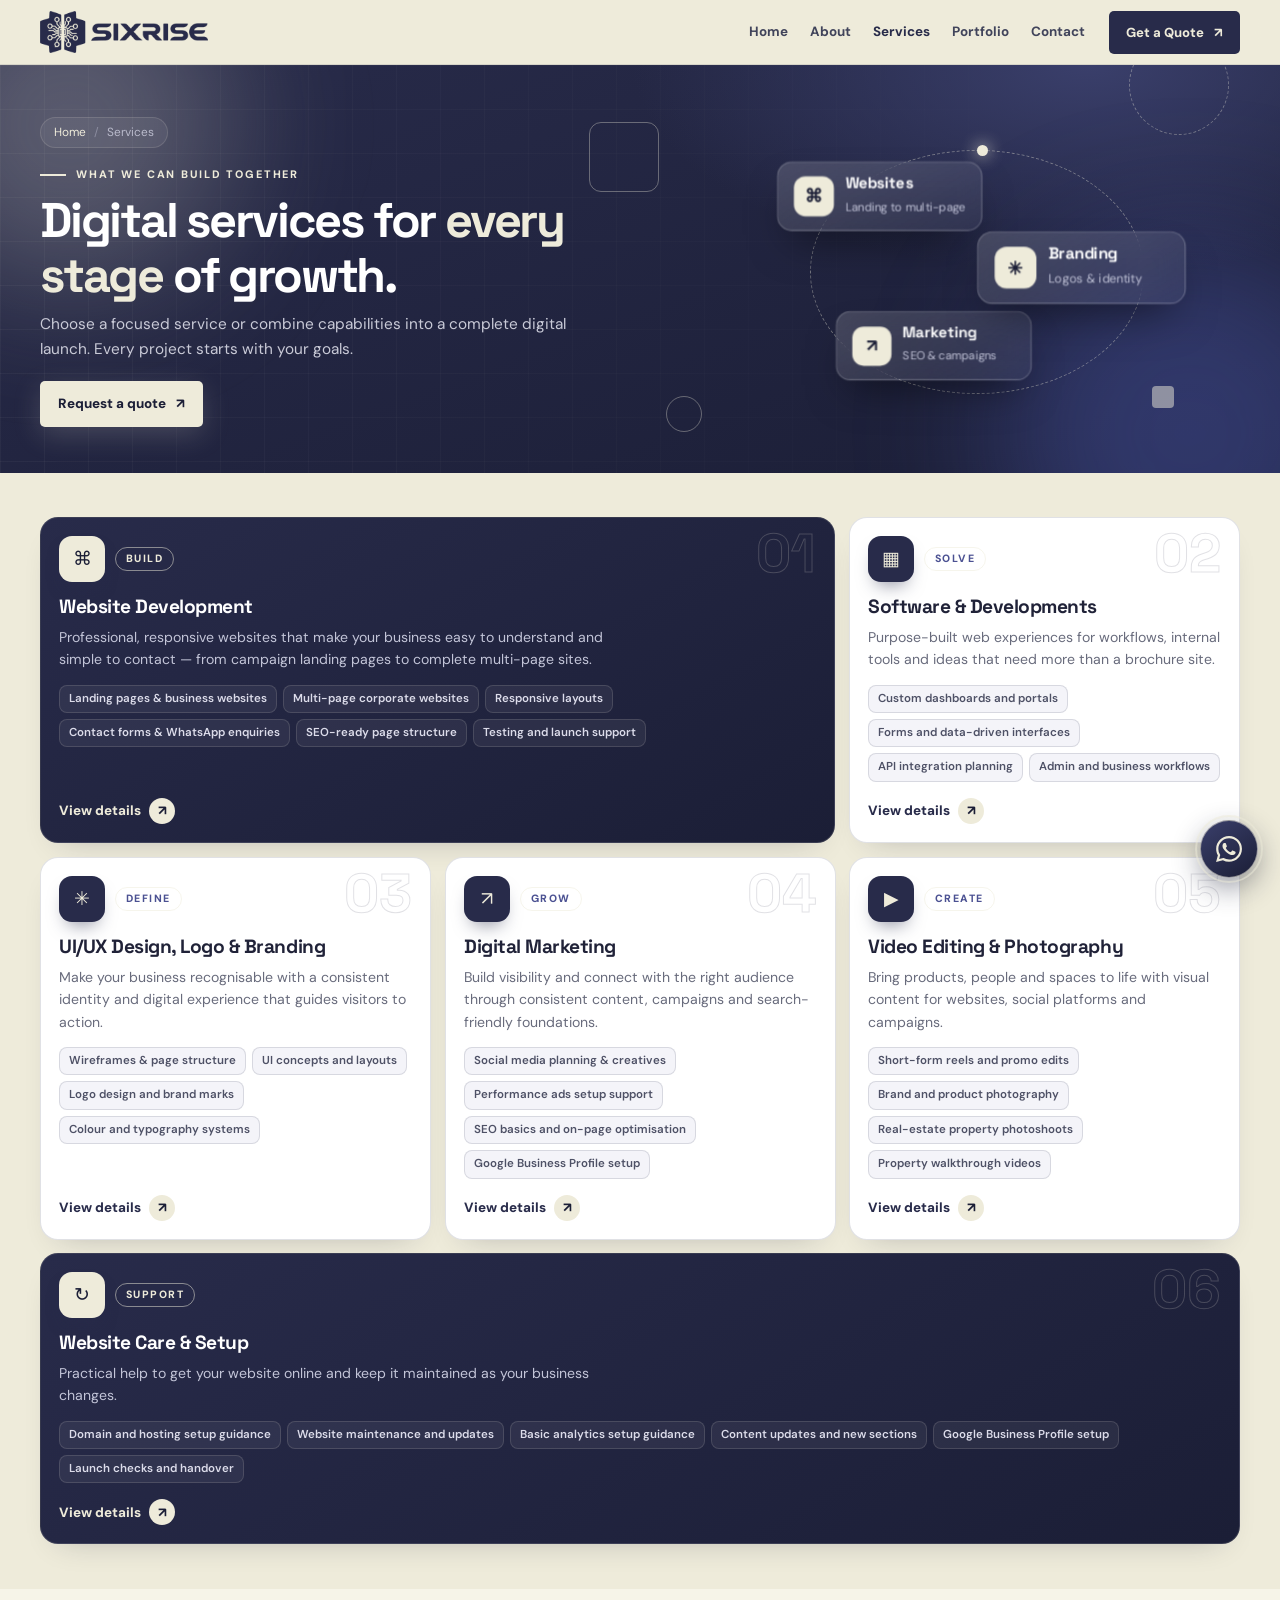
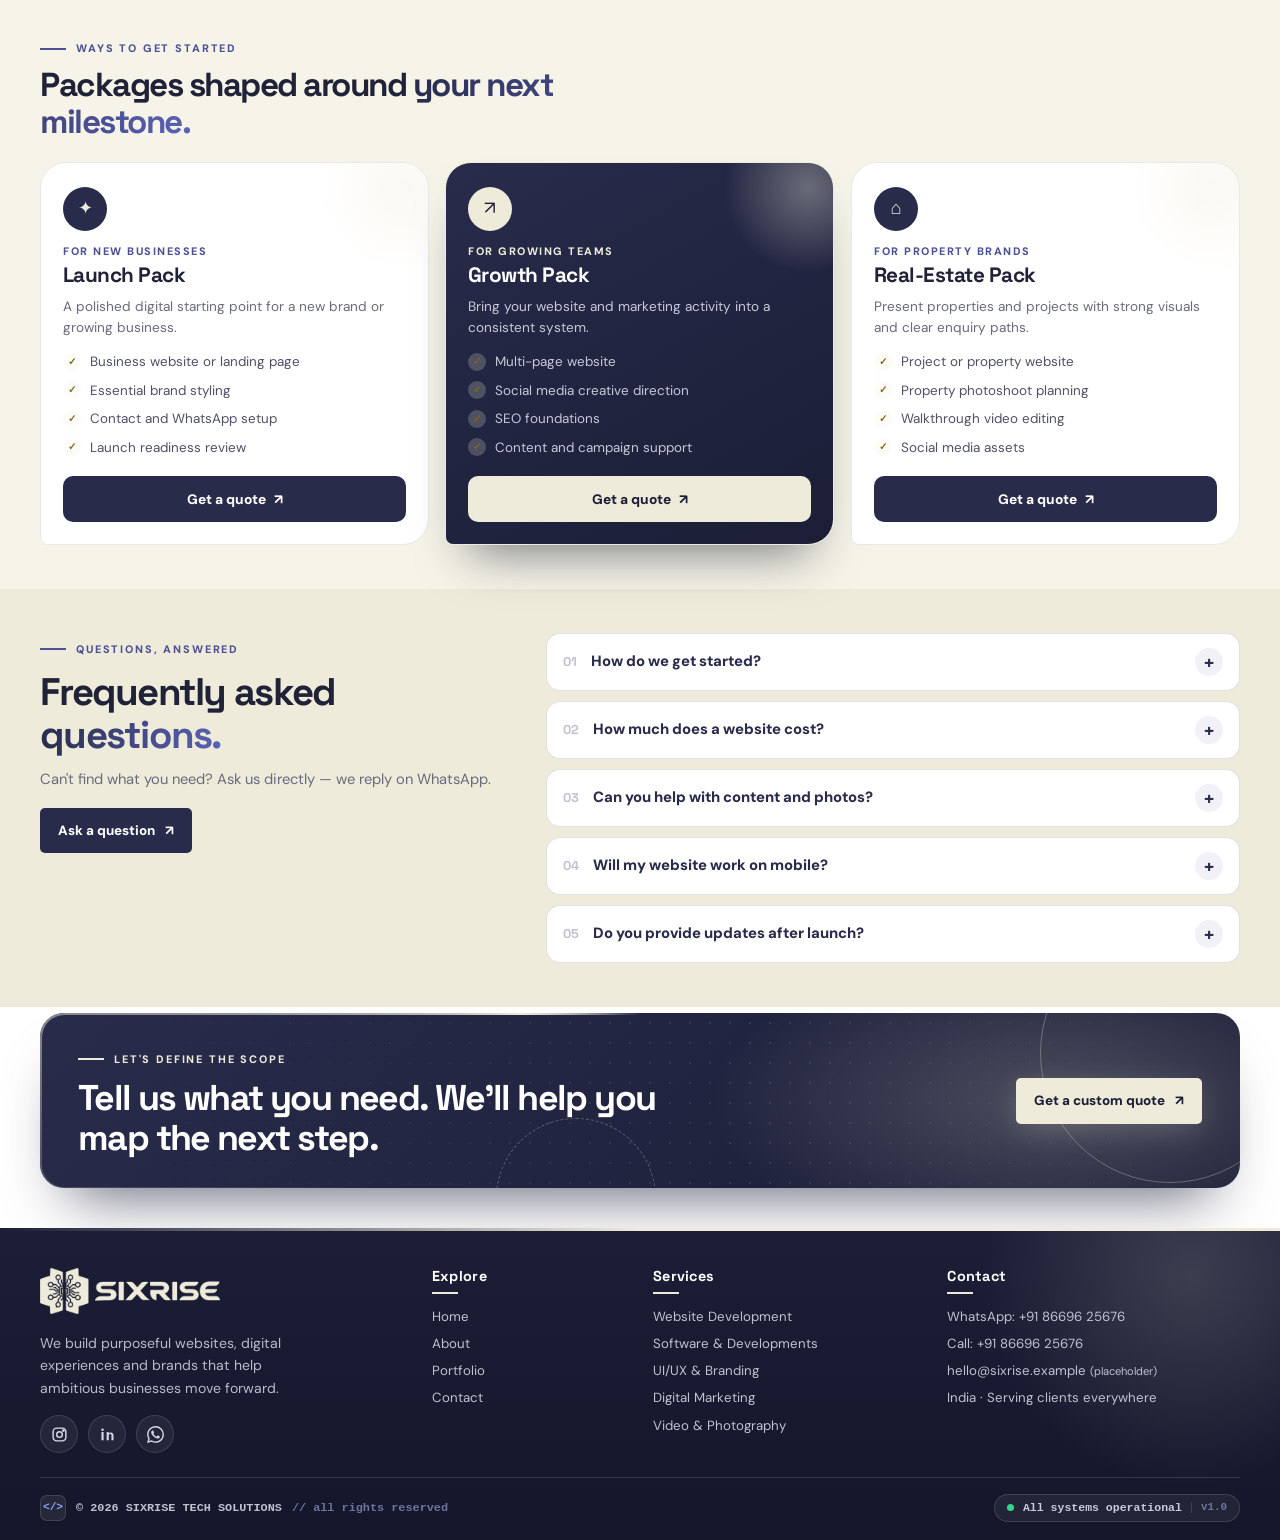
<file: services.html>
<!doctype html>
<html lang="en">

<head>
    <meta charset="utf-8">
    <meta name="viewport" content="width=device-width, initial-scale=1">
    <meta name="theme-color" content="#282B4A">
    <meta property="og:site_name" content="SIXRISE TECH SOLUTIONS">
    <meta property="og:type" content="website">
    <link rel="icon" href="assets/images/favicon.ico" sizes="any">
    <link rel="icon" href="assets/images/favicon.svg" type="image/svg+xml">
    <link rel="icon" href="assets/images/favicon-32.png" sizes="32x32" type="image/png">
    <link rel="apple-touch-icon" href="assets/images/apple-touch-icon.png">
    <link rel="preconnect" href="https://fonts.googleapis.com">
    <link rel="preconnect" href="https://fonts.gstatic.com" crossorigin>
    <link
        href="https://fonts.googleapis.com/css2?family=DM+Sans:wght@400;500;600;700;800&family=Space+Grotesk:wght@400;500;600;700&display=swap"
        rel="stylesheet">
    <link rel="stylesheet" href="assets/css/style.css">
    <title>SIXRISE Services | Websites, Branding, Marketing & Media</title>
    <meta name="description"
        content="Explore SIXRISE services including website development, custom web apps, UI/UX, branding, digital marketing, video editing and photography.">
    <meta property="og:title" content="SIXRISE Services | Websites, Branding, Marketing & Media">
    <meta property="og:description"
        content="Explore SIXRISE services including website development, custom web apps, UI/UX, branding, digital marketing, video editing and photography.">
    <script
        type="application/ld+json">{"@context":"https://schema.org","@type":"Organization","name":"SIXRISE TECH SOLUTIONS","description":"Website development, digital products, design and marketing agency","telephone":"+91-86696-25676","address":{"@type":"PostalAddress","addressLocality":"Pune","addressRegion":"Maharashtra","addressCountry":"IN"},"url":"https://sixrisetechnologies.vercel.app/"}</script>
</head>

<body><a href="#main-content" class="skip-link" style="position:absolute;left:-9999px">Skip to content</a>
    <header class="site-header">
        <div class="container nav-wrap"><a class="brand" href="index.html" aria-label="SIXRISE home"><img
                    src="assets/images/logo-h-dark.png" alt="SIXRISE TECH SOLUTIONS" width="190" height="48"></a>
            <nav class="nav-links" aria-label="Main navigation"><a href="index.html" data-page="index.html">Home</a><a
                    href="about.html" data-page="about.html">About</a><a href="services.html"
                    data-page="services.html">Services</a><a href="portfolio.html"
                    data-page="portfolio.html">Portfolio</a><a href="contact.html"
                    data-page="contact.html">Contact</a><a class="btn btn-gold nav-cta" href="contact.html">Get a Quote
                    <span>↗</span></a></nav><button class="menu-toggle" aria-label="Open navigation menu"
                aria-expanded="false" aria-controls="mobile-menu"><span></span><span></span><span></span></button>
        </div>
        <div class="mobile-menu" id="mobile-menu" aria-hidden="true">
            <nav aria-label="Mobile navigation"><a href="index.html">Home</a><a href="about.html">About</a><a
                    href="services.html">Services</a><a href="portfolio.html">Portfolio</a><a
                    href="contact.html">Contact</a></nav>
            <div class="mobile-menu-bottom"><a href="tel:+918669625676">+91 86696 25676</a><a class="btn btn-gold"
                    href="contact.html">Get a Quote ↗</a></div>
        </div>
    </header>
    <div class="progress-bar" aria-hidden="true"></div>
    <main id="main-content">
        <section class="page-hero ph">
            <div class="ph-orb o1"></div>
            <div class="ph-orb o2"></div>
            <div class="ph-shapes" aria-hidden="true"><i></i><i></i><i></i><i></i></div>
            <div class="container ph-grid">
                <div class="ph-copy">
                    <div class="breadcrumbs reveal"><a href="index.html">Home</a><span>/</span>Services</div><span
                        class="eyebrow reveal reveal-delay-1">What we can build together</span>
                    <h1 class="reveal reveal-delay-1">Digital services for <em>every stage</em> of growth.</h1>
                    <p class="reveal reveal-delay-2">Choose a focused service or combine capabilities into a complete
                        digital launch. Every project starts with your goals.</p>
                    <div class="ph-actions reveal reveal-delay-3"><a class="btn btn-gold btn-glow"
                            href="contact.html">Request a quote <span>↗</span></a></div>
                </div>
                <div class="ph-visual" data-parallax>
                    <div class="ph-stage">
                        <div class="ph-ring"><i></i></div>
                        <div class="ph-chip c1"><span class="ph-ico">⌘</span>
                            <div><strong>Websites</strong><small>Landing to multi-page</small></div>
                        </div>
                        <div class="ph-chip c2"><span class="ph-ico">✳</span>
                            <div><strong>Branding</strong><small>Logos & identity</small></div>
                        </div>
                        <div class="ph-chip c3"><span class="ph-ico">↗</span>
                            <div><strong>Marketing</strong><small>SEO & campaigns</small></div>
                        </div>
                    </div>
                </div>
            </div>
        </section>
        <section class="section sec-compact sec-sv">
            <div class="container">
                <div class="sv-grid">
                    <article class="sv-card wide dark reveal reveal-delay-0" id="web-development" data-tilt><span
                            class="sv-n">01</span>
                        <div class="sv-top">
                            <div class="sv-ico">⌘</div><span class="sv-tag">Build</span>
                        </div>
                        <h3>Website Development</h3>
                        <p>Professional, responsive websites that make your business easy to understand and simple to
                            contact — from campaign landing pages to complete multi-page sites.</p>
                        <div class="sv-chips"><span>Landing pages & business websites</span><span>Multi-page corporate
                                websites</span><span>Responsive layouts</span><span>Contact forms & WhatsApp
                                enquiries</span><span>SEO-ready page structure</span><span>Testing and launch
                                support</span></div><a class="sv-link" href="service-website-development.html">View details <span>↗</span></a>
                    </article>
                    <article class="sv-card reveal reveal-delay-1" id="web-apps" data-tilt><span class="sv-n">02</span>
                        <div class="sv-top">
                            <div class="sv-ico">▦</div><span class="sv-tag">Solve</span>
                        </div>
                        <h3>Software & Developments</h3>
                        <p>Purpose-built web experiences for workflows, internal tools and ideas that need more than a
                            brochure site.</p>
                        <div class="sv-chips"><span>Custom dashboards and portals</span><span>Forms and data-driven
                                interfaces</span><span>API integration planning</span><span>Admin and business
                                workflows</span></div><a class="sv-link" href="service-software-development.html">View details <span>↗</span></a>
                    </article>
                    <article class="sv-card reveal reveal-delay-2" id="branding" data-tilt><span class="sv-n">03</span>
                        <div class="sv-top">
                            <div class="sv-ico">✳</div><span class="sv-tag">Define</span>
                        </div>
                        <h3>UI/UX Design, Logo & Branding</h3>
                        <p>Make your business recognisable with a consistent identity and digital experience that guides
                            visitors to action.</p>
                        <div class="sv-chips"><span>Wireframes & page structure</span><span>UI concepts and
                                layouts</span><span>Logo design and brand marks</span><span>Colour and typography
                                systems</span></div><a class="sv-link" href="service-ui-ux-branding.html">View details <span>↗</span></a>
                    </article>
                    <article class="sv-card reveal reveal-delay-0" id="marketing" data-tilt><span class="sv-n">04</span>
                        <div class="sv-top">
                            <div class="sv-ico">↗</div><span class="sv-tag">Grow</span>
                        </div>
                        <h3>Digital Marketing</h3>
                        <p>Build visibility and connect with the right audience through consistent content, campaigns
                            and search-friendly foundations.</p>
                        <div class="sv-chips"><span>Social media planning & creatives</span><span>Performance ads setup
                                support</span><span>SEO basics and on-page optimisation</span><span>Google Business
                                Profile setup</span></div><a class="sv-link" href="service-digital-marketing.html">View details <span>↗</span></a>
                    </article>
                    <article class="sv-card reveal reveal-delay-1" id="media" data-tilt><span class="sv-n">05</span>
                        <div class="sv-top">
                            <div class="sv-ico">▶</div><span class="sv-tag">Create</span>
                        </div>
                        <h3>Video Editing & Photography</h3>
                        <p>Bring products, people and spaces to life with visual content for websites, social platforms
                            and campaigns.</p>
                        <div class="sv-chips"><span>Short-form reels and promo edits</span><span>Brand and product
                                photography</span><span>Real-estate property photoshoots</span><span>Property
                                walkthrough videos</span></div><a class="sv-link" href="service-video-photography.html">View details <span>↗</span></a>
                    </article>
                    <article class="sv-card wide dark reveal reveal-delay-2" id="extras" data-tilt><span
                            class="sv-n">06</span>
                        <div class="sv-top">
                            <div class="sv-ico">↻</div><span class="sv-tag">Support</span>
                        </div>
                        <h3>Website Care & Setup</h3>
                        <p>Practical help to get your website online and keep it maintained as your business changes.
                        </p>
                        <div class="sv-chips"><span>Domain and hosting setup guidance</span><span>Website maintenance
                                and updates</span><span>Basic analytics setup guidance</span><span>Content updates and
                                new sections</span><span>Google Business Profile setup</span><span>Launch checks and
                                handover</span></div><a class="sv-link" href="service-website-care.html">View details <span>↗</span></a>
                    </article>
                </div>
            </div>
        </section>
        <section class="section sec-compact section-cream sec-pk">
            <div class="container">
                <div class="sec-head-row reveal">
                    <div><span class="eyebrow">Ways to get started</span>
                        <h2>Packages shaped around <span class="grad">your next milestone.</span></h2>
                    </div>
                </div>
                <div class="pk-grid">
                    <article class="pk-card reveal reveal-delay-0" data-tilt>
                        <div class="pk-glow"></div>
                        <div class="pk-ico">✦</div><span class="pk-for">For new businesses</span>
                        <h3>Launch Pack</h3>
                        <p>A polished digital starting point for a new brand or growing business.</p>
                        <ul>
                            <li>Business website or landing page</li>
                            <li>Essential brand styling</li>
                            <li>Contact and WhatsApp setup</li>
                            <li>Launch readiness review</li>
                        </ul><a class="pk-btn" href="contact.html">Get a quote <span>↗</span></a>
                    </article>
                    <article class="pk-card featured reveal reveal-delay-1" data-tilt>
                        <div class="pk-glow"></div>
                        <div class="pk-ico">↗</div><span class="pk-for">For growing teams</span>
                        <h3>Growth Pack</h3>
                        <p>Bring your website and marketing activity into a consistent system.</p>
                        <ul>
                            <li>Multi-page website</li>
                            <li>Social media creative direction</li>
                            <li>SEO foundations</li>
                            <li>Content and campaign support</li>
                        </ul><a class="pk-btn" href="contact.html">Get a quote <span>↗</span></a>
                    </article>
                    <article class="pk-card reveal reveal-delay-2" data-tilt>
                        <div class="pk-glow"></div>
                        <div class="pk-ico">⌂</div><span class="pk-for">For property brands</span>
                        <h3>Real-Estate Pack</h3>
                        <p>Present properties and projects with strong visuals and clear enquiry paths.</p>
                        <ul>
                            <li>Project or property website</li>
                            <li>Property photoshoot planning</li>
                            <li>Walkthrough video editing</li>
                            <li>Social media assets</li>
                        </ul><a class="pk-btn" href="contact.html">Get a quote <span>↗</span></a>
                    </article>
                </div>
            </div>
        </section>
        <section class="section sec-compact sec-faq">
            <div class="container faq-wrap">
                <div class="faq-side reveal"><span class="eyebrow">Questions, answered</span>
                    <h2>Frequently asked <span class="grad">questions.</span></h2>
                    <p>Can't find what you need? Ask us directly — we reply on WhatsApp.</p><a class="btn btn-dark"
                        href="contact.html">Ask a question <span>↗</span></a>
                </div>
                <div class="faq-list faq-x reveal reveal-delay-1">
                    <div class="faq-item"><button class="faq-question" aria-expanded="false"><b>01</b><span>How do we
                                get started?</span><span class="faq-plus">+</span></button>
                        <div class="faq-answer">
                            <div>
                                <p>Share your goals, preferred timeline and any references through the enquiry form. We
                                    will review the requirements and discuss a suitable scope and quote.</p>
                            </div>
                        </div>
                    </div>
                    <div class="faq-item"><button class="faq-question" aria-expanded="false"><b>02</b><span>How much
                                does a website cost?</span><span class="faq-plus">+</span></button>
                        <div class="faq-answer">
                            <div>
                                <p>Pricing depends on the number of pages, functionality, content readiness and
                                    integrations. We provide a quote after understanding your requirements rather than
                                    listing a one-size-fits-all price.</p>
                            </div>
                        </div>
                    </div>
                    <div class="faq-item"><button class="faq-question" aria-expanded="false"><b>03</b><span>Can you help
                                with content and photos?</span><span class="faq-plus">+</span></button>
                        <div class="faq-answer">
                            <div>
                                <p>Yes. We can help plan website content, brand visuals, photography, property shoots,
                                    walkthrough videos and social media assets depending on the project scope.</p>
                            </div>
                        </div>
                    </div>
                    <div class="faq-item"><button class="faq-question" aria-expanded="false"><b>04</b><span>Will my
                                website work on mobile?</span><span class="faq-plus">+</span></button>
                        <div class="faq-answer">
                            <div>
                                <p>Responsive behaviour is part of our design and testing approach. We review common
                                    screen sizes and key interactions before handover.</p>
                            </div>
                        </div>
                    </div>
                    <div class="faq-item"><button class="faq-question" aria-expanded="false"><b>05</b><span>Do you
                                provide updates after launch?</span><span class="faq-plus">+</span></button>
                        <div class="faq-answer">
                            <div>
                                <p>Yes, maintenance and update support can be discussed as a separate ongoing
                                    arrangement based on the technology and your needs.</p>
                            </div>
                        </div>
                    </div>
                </div>
            </div>
        </section>
        <section class="cta-x">
            <div class="container">
                <div class="cta-box reveal">
                    <div class="cta-ring r1"></div>
                    <div class="cta-ring r2"></div>
                    <div class="cta-dots" aria-hidden="true"></div>
                    <div class="cta-copy"><span class="eyebrow">Let's define the scope</span>
                        <h2>Tell us what you need. We'll help you map the next step.</h2>
                    </div><a class="btn btn-gold btn-glow cta-btn" href="contact.html">Get a custom quote
                        <span>↗</span></a>
                </div>
            </div>
        </section>
    </main>
    <footer class="site-footer"><span class="foot-line"></span>
        <div class="foot-orb"></div>
        <div class="container">
            <div class="footer-grid">
                <div class="footer-brand"><a href="index.html"><img src="assets/images/logo-h-light.png" alt="SIXRISE" width="190" height="48"></a>
                    <p>We build purposeful websites, digital experiences and brands that help ambitious businesses move
                        forward.</p>
                    <div class="social-links"><a class="soc" href="https://www.instagram.com/sixrise__/" target="_blank"
                            rel="noopener" aria-label="Instagram"><svg viewBox="0 0 24 24" fill="none"
                                stroke="currentColor" stroke-width="2">
                                <rect x="3" y="3" width="18" height="18" rx="5" />
                                <circle cx="12" cy="12" r="4" />
                                <circle cx="17.5" cy="6.5" r="1" fill="currentColor" />
                            </svg></a><a class="soc" href="https://www.linkedin.com/" target="_blank" rel="noopener"
                            aria-label="LinkedIn"><svg viewBox="0 0 24 24" fill="currentColor">
                                <path
                                    d="M6.5 8.5h-3V20h3V8.5zM5 3.5A1.75 1.75 0 105 7a1.75 1.75 0 000-3.5zM20.5 20v-6.3c0-3-1.6-4.4-3.8-4.4-1.7 0-2.5.9-2.9 1.6V8.5h-3V20h3v-6.1c0-1.6.8-2.5 2.1-2.5s1.7.9 1.7 2.5V20h2.9z" />
                            </svg></a><a class="soc" href="https://wa.me/918669625676" target="_blank" rel="noopener"
                            aria-label="WhatsApp"><svg viewBox="0 0 24 24" fill="currentColor">
                                <path
                                    d="M17.472 14.382c-.297-.149-1.758-.867-2.03-.967-.273-.099-.471-.148-.67.15-.197.297-.767.966-.94 1.164-.173.199-.347.223-.644.075-.297-.15-1.255-.463-2.39-1.475-.883-.788-1.48-1.761-1.653-2.059-.173-.297-.018-.458.13-.606.134-.133.298-.347.446-.52.149-.174.198-.298.298-.497.099-.198.05-.371-.025-.52-.075-.149-.669-1.612-.916-2.207-.242-.579-.487-.5-.669-.51-.173-.008-.371-.01-.57-.01-.198 0-.52.074-.792.372-.272.297-1.04 1.016-1.04 2.479 0 1.462 1.065 2.875 1.213 3.074.149.198 2.096 3.2 5.077 4.487.709.306 1.262.489 1.694.625.712.227 1.36.195 1.871.118.571-.085 1.758-.719 2.006-1.413.248-.694.248-1.289.173-1.413-.074-.124-.272-.198-.57-.347m-5.421 7.403h-.004a9.87 9.87 0 01-5.031-1.378l-.361-.214-3.741.982.998-3.648-.235-.374a9.86 9.86 0 01-1.51-5.26c.001-5.45 4.436-9.884 9.888-9.884 2.64 0 5.122 1.03 6.988 2.898a9.825 9.825 0 012.893 6.994c-.003 5.45-4.437 9.884-9.885 9.884m8.413-18.297A11.815 11.815 0 0012.05 0C5.495 0 .16 5.335.157 11.892c0 2.096.547 4.142 1.588 5.945L.057 24l6.305-1.654a11.882 11.882 0 005.683 1.448h.005c6.554 0 11.89-5.335 11.893-11.893a11.821 11.821 0 00-3.48-8.413Z" />
                            </svg></a></div>
                </div>
                <div class="footer-col">
                    <h3>Explore</h3><a href="index.html">Home</a><a href="about.html">About</a><a
                        href="portfolio.html">Portfolio</a><a href="contact.html">Contact</a>
                </div>
                <div class="footer-col">
                    <h3>Services</h3><a href="service-website-development.html">Website Development</a><a
                        href="service-software-development.html">Software & Developments</a><a href="service-ui-ux-branding.html">UI/UX
                        &amp; Branding</a><a href="service-digital-marketing.html">Digital Marketing</a><a
                        href="service-video-photography.html">Video &amp; Photography</a>
                </div>
                <div class="footer-col contact-col">
                    <h3>Contact</h3><a href="https://wa.me/918669625676" target="_blank" rel="noopener">WhatsApp: +91 86696 25676</a><a href="tel:+918669625676">Call: +91 86696 25676</a><a
                        href="mailto:hello@sixrise.example">hello@sixrise.example
                        <small>(placeholder)</small></a><span>India · Serving clients everywhere</span>
                </div>
            </div>
            <div class="footer-bottom"><span class="ft-copy"><b>&lt;/&gt;</b><span>© <span data-year></span> SIXRISE TECH SOLUTIONS</span><em>// all rights reserved</em></span><span class="ft-status"><i></i>All systems operational<small>v1.0</small></span><button class="to-top"
                    type="button" aria-label="Back to top">↑</button></div>
        </div>
    </footer><a class="whatsapp-float" href="https://wa.me/918669625676" target="_blank" rel="noopener"
        aria-label="Chat with SIXRISE on WhatsApp"><svg viewBox="0 0 24 24" aria-hidden="true">
            <path
                d="M17.472 14.382c-.297-.149-1.758-.867-2.03-.967-.273-.099-.471-.148-.67.15-.197.297-.767.966-.94 1.164-.173.199-.347.223-.644.075-.297-.15-1.255-.463-2.39-1.475-.883-.788-1.48-1.761-1.653-2.059-.173-.297-.018-.458.13-.606.134-.133.298-.347.446-.52.149-.174.198-.298.298-.497.099-.198.05-.371-.025-.52-.075-.149-.669-1.612-.916-2.207-.242-.579-.487-.5-.669-.51-.173-.008-.371-.01-.57-.01-.198 0-.52.074-.792.372-.272.297-1.04 1.016-1.04 2.479 0 1.462 1.065 2.875 1.213 3.074.149.198 2.096 3.2 5.077 4.487.709.306 1.262.489 1.694.625.712.227 1.36.195 1.871.118.571-.085 1.758-.719 2.006-1.413.248-.694.248-1.289.173-1.413-.074-.124-.272-.198-.57-.347m-5.421 7.403h-.004a9.87 9.87 0 01-5.031-1.378l-.361-.214-3.741.982.998-3.648-.235-.374a9.86 9.86 0 01-1.51-5.26c.001-5.45 4.436-9.884 9.888-9.884 2.64 0 5.122 1.03 6.988 2.898a9.825 9.825 0 012.893 6.994c-.003 5.45-4.437 9.884-9.885 9.884m8.413-18.297A11.815 11.815 0 0012.05 0C5.495 0 .16 5.335.157 11.892c0 2.096.547 4.142 1.588 5.945L.057 24l6.305-1.654a11.882 11.882 0 005.683 1.448h.005c6.554 0 11.89-5.335 11.893-11.893a11.821 11.821 0 00-3.48-8.413Z" />
        </svg></a>
    <script src="assets/js/main.js"></script>
</body>

</html>
</file>
<file: assets/css/style.css>
:root{--navy:#282B4A;--navy-deep:#1B1E36;--navy-light:#3A3F6B;--cream:#EEEBDA;--gold:#EEEBDA;--white:#fff;--ink:#202238;--muted:#686b7c;--line:rgba(40,43,74,.14);--radius:10px;--shadow:0 18px 48px rgba(27,30,54,.12);--display:"Space Grotesk",Arial,sans-serif;--body:"DM Sans",Arial,sans-serif}
*{box-sizing:border-box}html{scroll-behavior:smooth;scroll-padding-top:88px}body{margin:0;font-family:var(--body);color:var(--ink);background:#fff;line-height:1.65;overflow-x:hidden}body.menu-open{overflow:hidden}a{color:inherit;text-decoration:none}img{max-width:100%;display:block}button,input,select,textarea{font:inherit}button,a{-webkit-tap-highlight-color:transparent}a:focus-visible,button:focus-visible,input:focus-visible,select:focus-visible,textarea:focus-visible{outline:3px solid var(--gold);outline-offset:3px}.container{width:min(1160px,calc(100% - 44px));margin-inline:auto}.section{padding:86px 0}.section-cream{background:var(--cream)}.section-tint{background:#f5f5f9}.eyebrow{display:inline-flex;align-items:center;gap:10px;color:#4b5192;text-transform:uppercase;font-size:.73rem;letter-spacing:.17em;font-weight:800}.eyebrow:before{content:"";width:26px;height:2px;background:var(--gold)}h1,h2,h3,h4{font-family:var(--display);line-height:1.12;letter-spacing:-.045em;margin:0 0 18px}h1{font-size:clamp(2.8rem,6vw,5.5rem)}h2{font-size:clamp(2rem,4vw,3.4rem)}h3{font-size:1.35rem;letter-spacing:-.025em}p{margin:0 0 16px;color:var(--muted)}.section-head{max-width:700px;margin-bottom:36px}.section-head p{max-width:620px}.btn{display:inline-flex;align-items:center;justify-content:center;gap:10px;border:1px solid transparent;border-radius:5px;padding:13px 19px;font-weight:800;font-size:.88rem;transition:transform .25s,background .25s,color .25s,border-color .25s;cursor:pointer}.btn:hover{transform:translateY(-3px)}.btn-gold{background:var(--gold);color:var(--navy-deep)}.btn-gold:hover{background:#EEEBDA}.btn-outline{border-color:rgba(238,235,218,.45);color:var(--cream)}.btn-outline:hover{border-color:var(--gold);color:var(--gold)}.btn-dark{background:var(--navy);color:white}.btn-dark:hover{background:var(--navy-light)}.text-link{display:inline-flex;gap:9px;align-items:center;font-weight:800;font-size:.9rem;color:var(--navy)}.text-link span{color:#4b5192;transition:transform .2s}.text-link:hover span{transform:translateX(5px)}.site-header{position:sticky;top:0;z-index:100;background:rgba(255,255,255,.97);border-bottom:1px solid var(--line)}.nav-wrap{height:78px;display:flex;align-items:center;justify-content:space-between;gap:22px}.brand img{width:174px;height:auto}.nav-links{display:flex;align-items:center;gap:27px}.nav-links a:not(.btn){font-size:.88rem;font-weight:700;color:#41445b;position:relative;padding:8px 0}.nav-links a:not(.btn):after{content:"";position:absolute;left:0;bottom:0;width:0;height:2px;background:var(--gold);transition:width .25s}.nav-links a:hover:after,.nav-links a.active:after{width:100%}.nav-links a.active{color:var(--navy)}.nav-cta{margin-left:2px}.menu-toggle{display:none;background:transparent;border:0;width:44px;height:44px;padding:10px;z-index:120;cursor:pointer}.menu-toggle span{display:block;height:2px;background:var(--navy);margin:6px 0;transition:transform .25s,opacity .2s}.menu-toggle[aria-expanded=true] span:first-child{transform:translateY(8px) rotate(45deg)}.menu-toggle[aria-expanded=true] span:nth-child(2){opacity:0}.menu-toggle[aria-expanded=true] span:last-child{transform:translateY(-8px) rotate(-45deg)}.mobile-menu{display:none}.hero{background:var(--navy);color:var(--cream);position:relative;overflow:hidden;padding:86px 0 74px;isolation:isolate}.hero:before{content:"";position:absolute;inset:0;z-index:-1;background-image:linear-gradient(rgba(238,235,218,.045) 1px,transparent 1px),linear-gradient(90deg,rgba(238,235,218,.045) 1px,transparent 1px);background-size:46px 46px;mask-image:linear-gradient(90deg,black,transparent 95%)}.hero:after{content:"";position:absolute;z-index:-1;width:540px;height:540px;right:-120px;top:-190px;border:1px solid rgba(238,235,218,.22);box-shadow:0 0 0 55px rgba(238,235,218,.025),0 0 0 110px rgba(238,235,218,.02);border-radius:50%}.hero-grid{display:grid;grid-template-columns:1.05fr .95fr;align-items:center;gap:54px}.hero .eyebrow{color:#EEEBDA}.hero h1{max-width:760px;margin:20px 0 22px}.hero h1 em{font-style:normal;color:var(--gold)}.hero-copy{font-size:1.08rem;max-width:570px;color:#d0d0dc}.hero-actions{display:flex;flex-wrap:wrap;gap:12px;margin:30px 0 25px}.trust-row{display:flex;gap:10px;flex-wrap:wrap}.trust-chip{font-size:.75rem;color:#d9d9e3;border:1px solid rgba(238,235,218,.18);padding:7px 10px;border-radius:4px}.hero-visual{position:relative;min-height:410px;display:grid;place-items:center}.browser-card{width:min(100%,450px);background:#f8f8fc;border:1px solid rgba(255,255,255,.2);border-radius:10px;box-shadow:0 30px 90px rgba(0,0,0,.28);overflow:hidden;transform:rotate(1deg);animation:float 6s ease-in-out infinite}.browser-top{height:39px;background:#e8e9f0;display:flex;align-items:center;gap:6px;padding:0 13px}.browser-top i{width:7px;height:7px;border-radius:50%;background:#a4a7b8}.browser-url{margin-left:10px;background:white;border-radius:4px;height:17px;flex:1}.browser-content{padding:28px;color:var(--navy)}.mock-kicker{font-size:.62rem;color:#4b5192;letter-spacing:.14em;font-weight:800}.mock-title{font-family:var(--display);font-size:2rem;line-height:1.08;letter-spacing:-.05em;margin:9px 0 12px;font-weight:700}.mock-lines{display:grid;gap:6px;margin:15px 0}.mock-lines i{height:5px;background:#dedfe8;border-radius:2px}.mock-lines i:nth-child(2){width:82%}.mock-lines i:nth-child(3){width:62%}.mock-bottom{display:grid;grid-template-columns:1.1fr .9fr;gap:10px;margin-top:20px}.mock-panel{height:90px;background:#e9eaf2;border-radius:5px;position:relative;overflow:hidden}.mock-panel:first-child{background:linear-gradient(135deg,#34395f,#7078a6)}.mock-panel:first-child:after{content:"";position:absolute;width:65px;height:65px;border:1px solid rgba(255,255,255,.5);right:15px;top:15px;transform:rotate(35deg)}.float-chip{position:absolute;background:white;color:var(--navy);box-shadow:var(--shadow);border-radius:6px;padding:13px 16px;font-size:.78rem;font-weight:800;animation:float 5s ease-in-out infinite}.float-chip strong{display:block;color:#4b5192;font-size:1.1rem}.chip-top{top:35px;right:-10px}.chip-bottom{bottom:36px;left:-10px;animation-delay:-2s}.hero-foot{display:flex;justify-content:space-between;align-items:center;margin-top:50px;padding-top:20px;border-top:1px solid rgba(238,235,218,.17);color:#b9bacb;font-size:.78rem}.scroll-cue{display:flex;gap:9px;align-items:center}.scroll-cue:before{content:"";height:28px;width:1px;background:var(--gold)}.marquee{overflow:hidden;border-block:1px solid var(--line);padding:17px 0;background:white}.marquee-track{display:flex;width:max-content;gap:35px;animation:marquee 30s linear infinite}.marquee span{font-size:.78rem;text-transform:uppercase;letter-spacing:.14em;font-weight:800;color:#72758a;white-space:nowrap}.marquee span:after{content:"✳";margin-left:35px;color:var(--gold)}.grid{display:grid;gap:18px}.services-grid{grid-template-columns:repeat(4,1fr)}.service-card{padding:25px 23px;border:1px solid var(--line);background:#fff;border-radius:7px;position:relative;overflow:hidden;transition:transform .25s,box-shadow .25s,border-color .25s}.service-card:hover{transform:translateY(-6px);box-shadow:var(--shadow);border-color:rgba(238,235,218,.65)}.service-icon{width:43px;height:43px;display:grid;place-items:center;background:#f5f1e4;color:var(--navy);font-size:1.1rem;border-radius:6px;margin-bottom:22px}.service-card p{font-size:.9rem;min-height:70px}.service-card .text-link{margin-top:6px}.portfolio-grid{grid-template-columns:repeat(3,1fr)}.project-card{border:1px solid var(--line);border-radius:7px;overflow:hidden;background:#fff;transition:transform .3s,box-shadow .3s}.project-card:hover{transform:translateY(-5px);box-shadow:var(--shadow)}.project-image{position:relative;aspect-ratio:3/2;background:linear-gradient(135deg,#1b1e36,#414773);overflow:hidden}.project-image img{width:100%;height:100%;object-fit:cover;object-position:top;transition:transform .65s}.project-card:hover .project-image img{transform:scale(1.045)}.project-image:after{content:"";position:absolute;inset:0;background:linear-gradient(0deg,rgba(27,30,54,.62),transparent 58%);pointer-events:none}.project-overlay{position:absolute;z-index:2;inset:0;display:flex;align-items:flex-end;justify-content:space-between;padding:17px;color:white;opacity:0;transition:opacity .25s}.project-card:hover .project-overlay{opacity:1}.project-overlay span{font-size:.8rem;font-weight:800}.project-body{padding:18px 19px 20px}.project-meta{font-size:.7rem;letter-spacing:.1em;text-transform:uppercase;color:#4b5192;font-weight:800;margin-bottom:7px}.project-body h3{font-size:1.12rem;margin:0 0 12px}.project-actions{display:flex;align-items:center;justify-content:space-between}.project-actions .text-link{font-size:.82rem}.category-tag{font-size:.72rem;color:#777a8d}.split{display:grid;grid-template-columns:1fr 1fr;gap:56px;align-items:center}.feature-panel{background:var(--navy);color:var(--cream);padding:35px;border-radius:8px;position:relative;overflow:hidden}.feature-panel:after{content:"";position:absolute;right:-30px;bottom:-70px;width:220px;height:220px;border:1px solid rgba(238,235,218,.4);border-radius:50%;box-shadow:0 0 0 30px rgba(238,235,218,.04),0 0 0 60px rgba(238,235,218,.03)}.feature-panel h3{font-size:1.7rem;max-width:340px}.feature-panel p{color:#c9cad7}.check-list{list-style:none;padding:0;margin:22px 0;display:grid;gap:13px}.check-list li{display:flex;gap:11px;align-items:flex-start;color:#45485e}.check-list li:before{content:"✓";color:#4b5192;font-weight:900}.feature-panel .check-list li{color:#e0e0e9}.stats-grid{display:grid;grid-template-columns:repeat(4,1fr);border:1px solid rgba(238,235,218,.17);margin-top:27px}.stat{padding:20px;border-right:1px solid rgba(238,235,218,.17)}.stat:last-child{border:0}.stat strong{display:block;font-family:var(--display);font-size:1.8rem;color:var(--gold)}.stat span{font-size:.77rem;color:#c5c6d4}.process-grid{grid-template-columns:repeat(5,1fr)}.process-step{border-top:2px solid var(--gold);padding:18px 15px 0 0}.process-step .num{font-family:var(--display);font-size:2rem;color:#c4c5d2;display:block;margin-bottom:18px}.process-step p{font-size:.85rem}.industry-grid{display:grid;grid-template-columns:repeat(6,1fr);gap:10px}.industry{padding:16px 10px;text-align:center;background:#fff;border:1px solid var(--line);border-radius:5px;font-size:.8rem;font-weight:800;color:#51546a}.industry span{display:block;font-size:1.3rem;color:#4b5192;margin-bottom:7px}.quote-band{background:var(--navy);color:var(--cream);padding:55px 0}.quote-inner{display:flex;align-items:center;justify-content:space-between;gap:30px}.quote-inner h2{font-size:clamp(1.8rem,3vw,2.7rem);max-width:670px;margin:12px 0 0}.quote-inner p{color:#c8c9d5}.testimonials-grid{grid-template-columns:repeat(3,1fr)}.testimonial{border:1px solid var(--line);padding:24px;border-radius:6px;background:white}.testimonial .stars{color:#4b5192;letter-spacing:3px;margin-bottom:12px}.testimonial p{font-size:.92rem}.testimonial strong{font-size:.85rem;color:var(--navy)}.placeholder-label{font-size:.65rem;text-transform:uppercase;letter-spacing:.1em;color:#4b5192;font-weight:800}.page-hero{background:var(--navy);color:var(--cream);padding:68px 0 62px;position:relative;overflow:hidden}.page-hero:after{content:"";position:absolute;right:7%;top:-130px;width:320px;height:320px;border:1px solid rgba(238,235,218,.25);border-radius:50%;box-shadow:0 0 0 35px rgba(238,235,218,.035),0 0 0 70px rgba(238,235,218,.025)}.page-hero .container{position:relative;z-index:1}.page-hero h1{font-size:clamp(2.7rem,5vw,4.5rem);max-width:850px;margin:15px 0}.page-hero p{color:#c9cad7;max-width:680px;font-size:1.04rem}.breadcrumbs{font-size:.78rem;color:#b9bacb}.breadcrumbs a{color:var(--gold)}.value-grid{grid-template-columns:repeat(3,1fr)}.value-card{padding:25px;background:#fff;border:1px solid var(--line);border-radius:7px}.value-card .num{font-family:var(--display);font-size:2rem;color:#c0c2d1}.team-grid{grid-template-columns:repeat(4,1fr)}.team-card{border:1px solid var(--line);padding:22px;background:#fff;border-radius:7px}.avatar{height:120px;background:linear-gradient(135deg,#d9dbea,#f4f0e4);display:grid;place-items:center;font-family:var(--display);font-size:2rem;color:var(--navy);margin-bottom:17px;border-radius:5px}.team-card p{font-size:.85rem;margin-bottom:0}.service-detail{display:grid;grid-template-columns:.75fr 1.25fr;gap:36px;padding:35px 0;border-bottom:1px solid var(--line);scroll-margin-top:100px}.service-detail:last-child{border-bottom:0}.service-detail .service-icon{margin-bottom:15px}.service-detail p{max-width:600px}.deliverables{display:grid;grid-template-columns:repeat(2,1fr);gap:10px 20px;margin:20px 0}.deliverables span{font-size:.87rem;color:#4e5166}.deliverables span:before{content:"↗";color:#4b5192;font-weight:900;margin-right:9px}.package-grid{grid-template-columns:repeat(3,1fr)}.package-card{background:white;border:1px solid var(--line);padding:25px;border-radius:7px}.package-card.featured{border-color:var(--gold);box-shadow:var(--shadow)}.package-card p{font-size:.9rem}.faq-list{max-width:850px}.faq-item{border-bottom:1px solid var(--line)}.faq-question{width:100%;border:0;background:transparent;text-align:left;display:flex;justify-content:space-between;gap:20px;padding:20px 0;font-weight:800;color:var(--navy);cursor:pointer}.faq-question span:last-child{color:#4b5192;font-size:1.25rem}.faq-answer{display:grid;grid-template-rows:0fr;transition:grid-template-rows .3s}.faq-answer>div{overflow:hidden}.faq-item.open .faq-answer{grid-template-rows:1fr}.faq-answer p{padding:0 30px 18px 0}.filter-row{display:flex;gap:9px;flex-wrap:wrap;margin-bottom:28px}.filter-btn{border:1px solid var(--line);background:#fff;padding:9px 14px;border-radius:4px;color:#52556b;font-weight:800;font-size:.8rem;cursor:pointer;transition:background .2s,color .2s,border-color .2s}.filter-btn.active,.filter-btn:hover{background:var(--navy);color:white;border-color:var(--navy)}.project-card.is-hidden{display:none}.consult-bar{position:sticky;top:78px;z-index:30;background:#f8f4e8;border-bottom:1px solid rgba(238,235,218,.4);padding:12px 0}.consult-inner{display:flex;justify-content:space-between;align-items:center;gap:15px}.consult-inner strong{font-family:var(--display);color:var(--navy)}.consult-inner span{font-size:.83rem;color:#67697a}.media-grid{grid-template-columns:repeat(3,1fr)}.media-tile{min-height:190px;display:flex;align-items:flex-end;padding:22px;background:linear-gradient(135deg,#1b1e36,#4b507a);color:white;border-radius:7px;position:relative;overflow:hidden}.media-tile:before{content:"";position:absolute;inset:20px;border:1px solid rgba(238,235,218,.35)}.media-tile div{position:relative}.media-tile p{color:#c9cad7;font-size:.83rem;margin:5px 0 0}.contact-grid{display:grid;grid-template-columns:.9fr 1.1fr;gap:40px;align-items:start}.contact-stack{display:grid;gap:12px;margin:25px 0}.contact-card{display:flex;gap:14px;align-items:flex-start;padding:17px;border:1px solid var(--line);border-radius:6px}.contact-symbol{width:40px;height:40px;flex:0 0 40px;background:#f5f1e4;color:#4b5192;display:grid;place-items:center;border-radius:5px;font-weight:900}.contact-card strong{display:block;font-size:.9rem;color:var(--navy)}.contact-card span,.contact-card a{font-size:.85rem;color:#6a6c7d;overflow-wrap:anywhere}.map-placeholder{background:#e9eaf0;border:1px solid var(--line);min-height:180px;border-radius:6px;display:grid;place-items:center;text-align:center;padding:22px}.map-placeholder strong{color:var(--navy)}.map-placeholder p{font-size:.8rem;margin:6px 0 0}.contact-form{padding:30px;border:1px solid var(--line);border-radius:8px;box-shadow:var(--shadow);background:#fff}.contact-form h2{font-size:1.8rem}.form-grid{display:grid;grid-template-columns:1fr 1fr;gap:15px}.field{display:grid;gap:6px;margin-bottom:14px}.field.full{grid-column:1/-1}.field label{font-size:.78rem;font-weight:800;color:#46495f}.field input,.field select,.field textarea{width:100%;border:1px solid #d9dae4;background:#fcfcfe;padding:12px 13px;border-radius:4px;color:var(--ink)}.field textarea{min-height:120px;resize:vertical}.form-note{font-size:.8rem;margin-top:12px}.form-message{padding:12px;border-radius:4px;margin:12px 0;display:none;font-size:.85rem}.form-message.show{display:block;background:#f3f0e3;color:#38332a}.quick-actions{display:flex;flex-wrap:wrap;gap:10px;margin-top:15px}.site-footer{background:var(--navy-deep);color:var(--cream);padding:58px 0 24px}.footer-grid{display:grid;grid-template-columns:1.4fr .8fr 1fr 1fr;gap:35px}.footer-brand img{width:170px;margin-bottom:18px}.footer-brand p{color:#b9bacb;font-size:.88rem;max-width:290px}.footer-col h3{font-size:.95rem;letter-spacing:0;margin-bottom:17px}.footer-col a,.footer-col span{display:block;color:#c1c2cf;font-size:.83rem;margin:9px 0}.footer-col a:hover{color:var(--gold)}.footer-bottom{border-top:1px solid rgba(238,235,218,.15);margin-top:35px;padding-top:20px;display:flex;justify-content:space-between;gap:20px;color:#aeb0c0;font-size:.76rem}.social-links{display:flex;gap:13px}.social-links a{display:inline-block}.whatsapp-float{position:fixed;right:22px;bottom:22px;z-index:90;width:56px;height:56px;border-radius:50%;background:#20b86a;color:white;display:grid;place-items:center;font-size:1.35rem;font-weight:900;box-shadow:0 8px 25px rgba(0,0,0,.2)}.whatsapp-float:before{content:"";position:absolute;inset:-6px;border:2px solid rgba(32,184,106,.55);border-radius:50%;animation:pulse 2s infinite}.whatsapp-float:after{content:"Chat on WhatsApp";position:absolute;right:66px;white-space:nowrap;background:#fff;color:var(--navy);font-size:.74rem;font-weight:800;padding:8px 11px;border-radius:4px;box-shadow:0 4px 15px rgba(0,0,0,.12);opacity:0;transform:translateX(5px);transition:.2s}.whatsapp-float:hover:after{opacity:1;transform:none}.reveal{opacity:0;transform:translateY(22px);transition:opacity .65s ease,transform .65s ease}.reveal.visible{opacity:1;transform:none}.reveal-delay-1{transition-delay:.1s}.reveal-delay-2{transition-delay:.2s}.reveal-delay-3{transition-delay:.3s}.progress-bar{position:fixed;top:0;left:0;height:3px;width:0;background:var(--gold);z-index:200}.mini-form{display:grid;grid-template-columns:1fr 1fr 1fr auto;gap:10px;margin-top:23px}.mini-form input,.mini-form select{min-width:0;padding:12px;border:1px solid rgba(238,235,218,.25);background:rgba(255,255,255,.07);color:#fff;border-radius:4px}.mini-form option{color:var(--ink)}.mini-form input::placeholder{color:#c6c7d4}.not-found{text-align:center;padding:100px 0}.not-found h1{font-size:clamp(5rem,15vw,10rem);color:var(--gold)}.not-found p{max-width:500px;margin:0 auto 25px}
@keyframes float{0%,100%{transform:translateY(0) rotate(1deg)}50%{transform:translateY(-9px) rotate(0deg)}}@keyframes marquee{to{transform:translateX(-50%)}}@keyframes pulse{0%{transform:scale(.95);opacity:1}100%{transform:scale(1.35);opacity:0}}
@media(max-width:1000px){.nav-links{gap:16px}.nav-links a:not(.btn){font-size:.82rem}.services-grid{grid-template-columns:repeat(2,1fr)}.portfolio-grid{grid-template-columns:repeat(2,1fr)}.industry-grid{grid-template-columns:repeat(3,1fr)}.footer-grid{grid-template-columns:1.2fr 1fr 1fr}.footer-brand{grid-column:1/-1}.hero-grid{gap:25px}.hero-visual{min-height:340px}.process-grid{grid-template-columns:repeat(3,1fr);row-gap:25px}}
@media(max-width:760px){.container{width:min(100% - 32px,600px)}.section{padding:60px 0}.nav-wrap{height:70px}.brand img{width:150px}.nav-links{display:none}.menu-toggle{display:block}.mobile-menu{position:fixed;inset:0;height:100dvh;background:var(--navy-deep);color:var(--cream);z-index:110;display:flex;flex-direction:column;justify-content:center;padding:85px 30px 30px;opacity:0;visibility:hidden;transition:opacity .25s,visibility .25s;overflow-y:auto}.mobile-menu.open{opacity:1;visibility:visible}.mobile-menu nav{display:grid;gap:8px}.mobile-menu nav a{font-family:var(--display);font-size:clamp(2rem,8vw,3.4rem);font-weight:700;letter-spacing:-.05em;padding:4px 0;opacity:0;transform:translateY(14px);transition:opacity .35s,transform .35s}.mobile-menu.open nav a{opacity:1;transform:none}.mobile-menu.open nav a:nth-child(2){transition-delay:.04s}.mobile-menu.open nav a:nth-child(3){transition-delay:.08s}.mobile-menu.open nav a:nth-child(4){transition-delay:.12s}.mobile-menu.open nav a:nth-child(5){transition-delay:.16s}.mobile-menu .mobile-menu-bottom{margin-top:30px;padding-top:22px;border-top:1px solid rgba(238,235,218,.2);display:flex;justify-content:space-between;align-items:center;gap:15px;flex-wrap:wrap}.mobile-menu-bottom a:not(.btn){color:#c7c8d5;font-size:.9rem}.hero{padding:58px 0 40px}.hero-grid{grid-template-columns:1fr}.hero h1{font-size:clamp(2.7rem,12vw,4.3rem)}.hero-copy{font-size:1rem}.hero-visual{min-height:330px;margin:0 8px}.browser-card{max-width:400px}.chip-top{right:-2px;top:20px}.chip-bottom{left:-2px;bottom:20px}.hero-foot{margin-top:25px}.hero-foot>span:first-child{max-width:210px}.page-hero{padding:50px 0}.page-hero:after{right:-180px}.split,.contact-grid{grid-template-columns:1fr;gap:28px}.services-grid,.portfolio-grid,.testimonials-grid,.value-grid,.package-grid,.media-grid{grid-template-columns:1fr 1fr}.process-grid{grid-template-columns:repeat(2,1fr)}.stats-grid{grid-template-columns:1fr 1fr}.stat:nth-child(2){border-right:0}.stat:nth-child(-n+2){border-bottom:1px solid rgba(238,235,218,.17)}.team-grid{grid-template-columns:1fr 1fr}.service-detail{grid-template-columns:1fr;gap:10px;padding:26px 0}.quote-inner{align-items:flex-start;flex-direction:column}.mini-form{grid-template-columns:1fr 1fr}.footer-grid{grid-template-columns:1fr 1fr;gap:28px 20px}.footer-brand{grid-column:1/-1}.footer-col.contact-col{grid-column:1/-1}.footer-bottom{flex-direction:column}.consult-inner{align-items:flex-start}.consult-inner span{display:none}.contact-form{padding:22px}.whatsapp-float{right:15px;bottom:15px;width:52px;height:52px}.form-grid{gap:10px}}
@media(max-width:430px){.services-grid,.portfolio-grid,.testimonials-grid,.value-grid,.package-grid,.media-grid{grid-template-columns:1fr}.hero-actions .btn{width:100%}.hero-visual{min-height:285px}.browser-content{padding:20px}.mock-title{font-size:1.55rem}.float-chip{padding:10px 12px;font-size:.7rem}.chip-top{right:-8px}.chip-bottom{left:-8px}.industry-grid{grid-template-columns:repeat(2,1fr)}.team-grid{grid-template-columns:1fr 1fr}.team-card{padding:15px}.avatar{height:90px}.form-grid{grid-template-columns:1fr}.field.full{grid-column:auto}.mini-form{grid-template-columns:1fr}.footer-grid{grid-template-columns:1fr 1fr}.footer-col.contact-col{grid-column:1/-1}.footer-bottom{padding-right:50px}.deliverables{grid-template-columns:1fr}.consult-inner .btn{padding:10px 12px;font-size:.78rem}}
@media(prefers-reduced-motion:reduce){*,*:before,*:after{scroll-behavior:auto!important;animation-duration:.01ms!important;animation-iteration-count:1!important;transition-duration:.01ms!important}.reveal{opacity:1;transform:none}}

.thumb-skeleton{position:absolute;inset:0;background:linear-gradient(100deg,#292d4c 20%,#41466c 40%,#292d4c 60%);background-size:200% 100%;animation:shimmer 1.4s infinite;z-index:1}.project-image img.loaded~.thumb-skeleton{display:none}.thumb-fallback{position:absolute;inset:0;display:flex;flex-direction:column;align-items:center;justify-content:center;gap:8px;color:#eeebda;background:linear-gradient(135deg,#1b1e36,#414773);font-family:var(--display);z-index:0}.thumb-fallback strong{font-size:2.8rem;color:var(--gold)}.thumb-fallback span{font-size:.9rem}.project-image img.loaded~.thumb-fallback{display:none}.project-image.thumb-failed .thumb-fallback{z-index:2}.project-image.thumb-failed .thumb-skeleton{display:none}@keyframes shimmer{to{background-position:-200% 0}}

.skip-link:focus{left:12px!important;top:12px!important;z-index:300;background:#fff;padding:10px 14px;border:2px solid var(--gold);color:var(--navy)}

/* =====================================================================
   PREMIUM REDESIGN LAYER (home + shared)
   ===================================================================== */
:root{--gold-2:#EEEBDA;--glass:rgba(255,255,255,.06);--glass-line:rgba(238,235,218,.14)}
.grad{background:linear-gradient(100deg,#4b5192,#EEEBDA 45%,#4b5192);-webkit-background-clip:text;background-clip:text;color:transparent;background-size:200% auto;animation:gradmove 6s linear infinite}
.section-dark .grad,.hero-x .grad{background-image:linear-gradient(100deg,#EEEBDA,#EEEBDA 45%,#EEEBDA);background-size:200% auto}
@keyframes gradmove{to{background-position:200% center}}
.sec-compact{padding:64px 0}
.sec-head-row{display:flex;justify-content:space-between;align-items:flex-end;gap:40px;margin-bottom:30px}
.sec-head-row h2{font-size:clamp(1.8rem,3.4vw,2.8rem);margin:12px 0 0;max-width:640px}
.sec-head-row>p{max-width:380px;margin:0;font-size:.95rem}
.section-dark{background:var(--navy-deep);color:var(--cream);position:relative;overflow:hidden;isolation:isolate}
.section-dark:before{content:"";position:absolute;inset:0;z-index:-1;background:radial-gradient(600px 300px at 10% 0%,rgba(238,235,218,.12),transparent 70%),radial-gradient(700px 400px at 100% 100%,rgba(90,100,190,.22),transparent 70%)}
.section-dark h2,.section-dark h3{color:#fff}.section-dark p{color:#b9bbd0}.section-dark .eyebrow{color:var(--gold-2)}
.center-cta{text-align:center;margin-top:34px}
.btn-glow{box-shadow:0 8px 28px rgba(238,235,218,.28);position:relative;overflow:hidden}
.btn-glow:after{content:"";position:absolute;top:0;left:-70%;width:50%;height:100%;background:linear-gradient(100deg,transparent,rgba(255,255,255,.55),transparent);transform:skewX(-20deg);transition:left .6s}
.btn-glow:hover:after{left:130%}
.btn span{transition:transform .25s}.btn:hover span{transform:translate(3px,-3px)}

/* 3D tilt base (JS sets --rx --ry --mx --my) */
[data-tilt]{transform-style:preserve-3d;will-change:transform}
[data-tilt].tilting{transition:transform .08s linear!important}
.reveal.visible[data-tilt]{transform:perspective(900px) rotateX(var(--rx,0deg)) rotateY(var(--ry,0deg)) translateY(var(--lift,0px))}

/* ---------- HERO ---------- */
.hero-x{padding:64px 0 40px;background:radial-gradient(900px 500px at 80% 10%,#3a3f6b 0%,transparent 60%),linear-gradient(160deg,#282B4A,#1B1E36)}
.hero-x:after{display:none}
.hx-orb{position:absolute;border-radius:50%;filter:blur(70px);z-index:-1;animation:orb 14s ease-in-out infinite}
.hx-orb-1{width:380px;height:380px;background:rgba(238,235,218,.28);left:-100px;top:-80px}
.hx-orb-2{width:460px;height:460px;background:rgba(98,112,220,.30);right:-120px;bottom:-160px;animation-delay:-7s}
@keyframes orb{0%,100%{transform:translate(0,0) scale(1)}50%{transform:translate(40px,30px) scale(1.12)}}
.hx-badge{display:inline-flex;align-items:center;gap:10px;font-size:.74rem;font-weight:700;letter-spacing:.06em;color:#f0e7c8;background:var(--glass);border:1px solid var(--glass-line);padding:8px 14px;border-radius:99px;backdrop-filter:blur(8px)}
.hx-badge i{width:8px;height:8px;border-radius:50%;background:#35d489;box-shadow:0 0 0 0 rgba(53,212,137,.6);animation:ping 2s infinite}
@keyframes ping{70%{box-shadow:0 0 0 9px rgba(53,212,137,0)}100%{box-shadow:0 0 0 0 rgba(53,212,137,0)}}
.hero-x h1{font-size:clamp(2.6rem,5.4vw,4.9rem);margin:20px 0 18px}
.hero-x h1 em{background:linear-gradient(100deg,#EEEBDA,#EEEBDA,#EEEBDA);background-size:200% auto;-webkit-background-clip:text;background-clip:text;color:transparent;animation:gradmove 5s linear infinite;position:relative}
.hero-x .hero-copy{font-size:1.02rem;max-width:520px;margin-bottom:18px}
.hx-type{display:flex;align-items:center;gap:10px;font-size:.88rem;color:#c9cadb;margin-bottom:6px;min-height:28px}
.hx-type span{opacity:.7}
.hx-type b{font-family:var(--display);color:var(--gold-2);font-weight:600;white-space:nowrap}
.hx-type .caret{width:2px;height:18px;background:var(--gold);animation:blink 1s steps(1) infinite}
@keyframes blink{50%{opacity:0}}
.hero-x .hero-actions{margin:22px 0 0}
.hx-visual{min-height:430px;perspective:1100px}
.hx-stage{position:relative;width:min(100%,470px);height:390px;transform-style:preserve-3d;transform:rotateX(calc(var(--py,0)*-7deg)) rotateY(calc(var(--px,0)*9deg));transition:transform .2s ease-out}
.hx-card{position:absolute;background:#f8f8fc;border-radius:12px;overflow:hidden;box-shadow:0 30px 70px rgba(0,0,0,.35);border:1px solid rgba(255,255,255,.25)}
.hx-bar{height:30px;background:#e8e9f0;display:flex;align-items:center;gap:6px;padding:0 12px}
.hx-bar i{width:7px;height:7px;border-radius:50%;background:#a4a7b8}
.hx-body{padding:18px;color:var(--navy)}
.hx-back{width:58%;height:210px;left:-4%;top:6%;transform:translateZ(-60px) rotate(-6deg);animation:fl1 7s ease-in-out infinite;opacity:.9}
.hx-mid{width:56%;height:200px;right:-2%;top:-2%;transform:translateZ(-20px) rotate(5deg);animation:fl2 6s ease-in-out infinite}
.hx-front{width:78%;left:11%;top:22%;transform:translateZ(60px);animation:fl3 6s ease-in-out infinite}
@keyframes fl1{50%{transform:translateZ(-60px) rotate(-6deg) translateY(-10px)}}
@keyframes fl2{50%{transform:translateZ(-20px) rotate(5deg) translateY(10px)}}
@keyframes fl3{50%{transform:translateZ(60px) translateY(-9px)}}
.hx-blk{height:64px;border-radius:6px;margin-bottom:10px}.g1{background:linear-gradient(135deg,#34395f,#7078a6)}.g2{background:linear-gradient(135deg,#e6c06a,#EEEBDA)}
.hx-line{height:7px;background:#dedfe8;border-radius:3px;margin-bottom:8px}.w80{width:80%}.w60{width:60%}
.hx-grid3{display:grid;grid-template-columns:repeat(3,1fr);gap:6px;margin-top:12px}.hx-grid3 b{height:44px;background:#e9eaf2;border-radius:5px}
.hx-cta{display:inline-block;background:var(--gold);color:var(--navy-deep);padding:8px 12px;border-radius:4px;font-size:.68rem;font-weight:800}
.hx-front .mock-title{font-size:1.75rem}
.hx-visual .float-chip{z-index:5;transform:translateZ(110px);backdrop-filter:blur(6px)}
.chip-top{top:6px;right:-4px}.chip-bottom{bottom:14px;left:-6px}
.hx-ring{position:absolute;inset:6% 4%;border:1px dashed rgba(238,235,218,.4);border-radius:50%;animation:spin 26s linear infinite;transform:translateZ(-90px)}
.hx-ring i{position:absolute;top:-6px;left:50%;width:12px;height:12px;border-radius:50%;background:var(--gold);box-shadow:0 0 18px var(--gold)}
@keyframes spin{to{transform:translateZ(-90px) rotate(360deg)}}
.hero-x .hero-foot{margin-top:30px;padding-top:16px}

/* ---------- WHAT WE DO ---------- */
.sec-services{background:linear-gradient(180deg,#f7f7fb,#fff);position:relative}
.sec-services:before{content:"";position:absolute;inset:0;background-image:radial-gradient(rgba(40,43,74,.08) 1px,transparent 1px);background-size:22px 22px;mask-image:linear-gradient(180deg,black,transparent 85%);pointer-events:none}
.sec-services .container{position:relative}
.svc-grid{display:grid;grid-template-columns:repeat(4,1fr);gap:16px;perspective:1200px}
.svc-card{position:relative;background:#fff;border:1px solid var(--line);border-radius:14px;padding:22px 20px 20px;overflow:hidden;box-shadow:0 2px 0 rgba(40,43,74,.03),0 14px 30px -18px rgba(27,30,54,.25);transition:border-color .3s,box-shadow .3s,transform .5s cubic-bezier(.2,.8,.2,1)}
.svc-card:before{content:"";position:absolute;inset:0;background:radial-gradient(260px circle at var(--mx,50%) var(--my,0%),rgba(238,235,218,.22),transparent 60%);opacity:0;transition:opacity .3s;pointer-events:none}
.svc-card:after{content:"";position:absolute;left:0;bottom:0;height:3px;width:0;background:linear-gradient(90deg,var(--gold),#EEEBDA);transition:width .45s}
.svc-card:hover{--lift:-6px;border-color:rgba(238,235,218,.7);box-shadow:0 30px 50px -22px rgba(27,30,54,.38)}
.svc-card:hover:before{opacity:1}.svc-card:hover:after{width:100%}
.svc-num{position:absolute;right:16px;top:12px;font-family:var(--display);font-weight:700;font-size:1.7rem;color:rgba(40,43,74,.08);transition:color .3s}
.svc-card:hover .svc-num{color:rgba(238,235,218,.5)}
.svc-icon{width:48px;height:48px;border-radius:12px;display:grid;place-items:center;background:linear-gradient(145deg,#282B4A,#3A3F6B);color:var(--gold-2);font-size:1.2rem;margin-bottom:16px;box-shadow:0 10px 18px -8px rgba(40,43,74,.55);transform:translateZ(30px);transition:transform .4s cubic-bezier(.2,.8,.2,1),background .3s}
.svc-card:hover .svc-icon{transform:translateZ(46px) rotate(-8deg) scale(1.08);background:linear-gradient(145deg,#EEEBDA,#EEEBDA);color:var(--navy-deep)}
.svc-card h3{font-size:1.08rem;margin:0 0 8px;transform:translateZ(20px)}
.svc-card p{font-size:.85rem;margin:0 0 12px;line-height:1.55}
.svc-link{font-size:.82rem;font-weight:800;color:var(--navy);display:inline-flex;gap:7px;align-items:center}
.svc-link span{color:#4b5192;transition:transform .25s}.svc-card:hover .svc-link span{transform:translate(4px,-4px)}

/* ---------- SELECTED WORK ---------- */
.portfolio-grid{gap:20px;perspective:1200px}
.project-card{background:rgba(255,255,255,.05);border:1px solid var(--glass-line);border-radius:14px;overflow:hidden;position:relative;transition:border-color .3s,box-shadow .4s,transform .5s cubic-bezier(.2,.8,.2,1)}
.project-card:hover{--lift:-8px;border-color:rgba(238,235,218,.65);box-shadow:0 34px 60px -24px rgba(0,0,0,.6),0 0 0 1px rgba(238,235,218,.25)}
.project-link{display:block}
.project-bar{height:26px;background:#eceef5;display:flex;align-items:center;gap:5px;padding:0 11px}
.project-bar i{width:7px;height:7px;border-radius:50%;background:#c5c8d8}.project-bar i:first-child{background:#ff6b64}.project-bar i:nth-child(2){background:#ffbf3d}.project-bar i:nth-child(3){background:#35d489}
.project-bar span{margin-left:8px;font-size:.66rem;color:#7b7e92;background:#fff;border-radius:99px;padding:2px 10px;flex:1;white-space:nowrap;overflow:hidden;text-overflow:ellipsis}
.project-image{position:relative;aspect-ratio:16/10;background:#fff;overflow:hidden}
.project-image:after{display:none}
.project-image iframe{position:absolute;left:0;top:0;width:1280px;height:800px;border:0;background:#fff;transform-origin:0 0;transform:scale(.25);pointer-events:none;z-index:2;opacity:0;transition:opacity .5s}
.project-image iframe.ready{opacity:1}
.project-image img{position:absolute;inset:0;width:100%;height:100%;object-fit:cover;object-position:top;z-index:1;transition:transform .7s}
.project-card:hover .project-image img{transform:scale(1.04)}
.thumb-skeleton{z-index:0}.thumb-fallback{z-index:0}
.project-overlay{z-index:4;background:linear-gradient(0deg,rgba(27,30,54,.82),rgba(27,30,54,0) 60%);align-items:flex-end;padding:14px 16px;pointer-events:none}
.project-overlay .arrow{width:34px;height:34px;border-radius:50%;background:var(--gold);color:var(--navy-deep);display:grid;place-items:center;transform:translateY(8px) rotate(-45deg);transition:transform .35s}
.project-card:hover .project-overlay .arrow{transform:translateY(0) rotate(0)}
.project-body{padding:14px 16px 15px;display:flex;align-items:center;justify-content:space-between;gap:12px}
.project-meta{margin-bottom:3px;color:var(--gold-2);font-size:.66rem}
.project-body h3{font-size:1rem;margin:0;color:#fff}
.round-link{width:34px;height:34px;flex:0 0 34px;border-radius:50%;display:grid;place-items:center;border:1px solid var(--glass-line);color:#fff;transition:background .25s,color .25s,transform .35s}
.round-link:hover{background:var(--gold);color:var(--navy-deep);transform:rotate(45deg)}
.filter-btn{background:transparent;color:#d6d7e5;border-color:var(--glass-line)}
.filter-btn.active,.filter-btn:hover{background:var(--gold);border-color:var(--gold);color:var(--navy-deep)}

/* ---------- WHY SIXRISE ---------- */
.why-grid{display:grid;grid-template-columns:1.05fr .95fr;gap:44px;align-items:center}
.sec-why h2{font-size:clamp(1.8rem,3.2vw,2.7rem);margin:12px 0 14px}
.sec-why p{font-size:.95rem}
.why-list{display:grid;grid-template-columns:1fr 1fr;gap:12px;margin:20px 0 24px;perspective:900px}
.why-item{display:flex;gap:12px;align-items:flex-start;background:rgba(255,255,255,.7);border:1px solid rgba(40,43,74,.1);border-radius:12px;padding:14px;backdrop-filter:blur(6px);transition:box-shadow .3s,border-color .3s,transform .4s}
.why-item:hover{--lift:-4px;border-color:rgba(238,235,218,.7);box-shadow:0 18px 30px -16px rgba(27,30,54,.35)}
.why-ico{width:36px;height:36px;flex:0 0 36px;border-radius:10px;background:var(--navy);color:var(--gold-2);display:grid;place-items:center;font-size:.95rem;transition:transform .35s,background .3s}
.why-item:hover .why-ico{transform:rotate(-10deg) scale(1.1);background:var(--gold);color:var(--navy-deep)}
.why-item strong{display:block;font-family:var(--display);font-size:.92rem;color:var(--navy);letter-spacing:-.02em;line-height:1.25}
.why-item span{font-size:.78rem;color:#6a6d80;line-height:1.4;display:block;margin-top:3px}
.why-panel{position:relative;overflow:hidden;background:linear-gradient(150deg,#282B4A,#1B1E36);color:var(--cream);border-radius:18px;padding:30px;box-shadow:0 40px 70px -30px rgba(27,30,54,.7)}
.why-panel h3{font-size:1.55rem;color:#fff;max-width:330px;margin:12px 0 10px}.why-panel p{color:#c3c5d8}
.why-panel small{font-size:.7rem;color:#9a9db6;display:block;margin-top:12px}
.why-panel .eyebrow{color:var(--gold-2)}
.why-rings{position:absolute;right:-70px;top:-70px;width:240px;height:240px;pointer-events:none}
.why-rings i{position:absolute;inset:0;border:1px solid rgba(238,235,218,.35);border-radius:50%;animation:ringpulse 4s ease-out infinite}
.why-rings i:nth-child(2){animation-delay:1.3s}.why-rings i:nth-child(3){animation-delay:2.6s}
@keyframes ringpulse{0%{transform:scale(.35);opacity:1}100%{transform:scale(1.2);opacity:0}}
.why-panel .stats-grid{grid-template-columns:1fr 1fr;gap:10px;border:0;margin-top:20px}
.why-panel .stat{border:1px solid var(--glass-line);border-radius:12px;background:var(--glass);padding:14px 16px;transition:background .3s,transform .3s,border-color .3s}
.why-panel .stat:hover{background:rgba(238,235,218,.12);border-color:rgba(238,235,218,.5);transform:translateY(-3px)}
.why-panel .stat strong{font-size:1.7rem}

/* ---------- HOW WE WORK ---------- */
.steps-wrap{position:relative}
.steps-line{position:absolute;left:5%;right:5%;top:62px;height:2px;background:repeating-linear-gradient(90deg,rgba(238,235,218,.45) 0 8px,transparent 8px 16px)}
.steps-line i{position:absolute;top:-4px;left:0;width:10px;height:10px;border-radius:50%;background:var(--gold);box-shadow:0 0 16px var(--gold);animation:travel 6s ease-in-out infinite}
@keyframes travel{0%{left:0}100%{left:100%}}
.steps-grid{display:grid;grid-template-columns:repeat(5,1fr);gap:14px;perspective:1200px;position:relative}
.step-card{position:relative;overflow:hidden;background:linear-gradient(160deg,rgba(255,255,255,.09),rgba(255,255,255,.03));border:1px solid var(--glass-line);border-radius:16px;padding:20px 16px 18px;backdrop-filter:blur(8px);transition:border-color .3s,box-shadow .3s,transform .5s cubic-bezier(.2,.8,.2,1)}
.step-card:hover{--lift:-10px;border-color:rgba(238,235,218,.7);box-shadow:0 30px 50px -22px rgba(0,0,0,.7),0 0 30px -8px rgba(238,235,218,.35)}
.step-bignum{position:absolute;right:10px;top:2px;font-family:var(--display);font-size:3.6rem;font-weight:700;line-height:1;color:transparent;-webkit-text-stroke:1px rgba(238,235,218,.22);transition:-webkit-text-stroke-color .3s,transform .5s;transform:translateZ(10px)}
.step-card:hover .step-bignum{-webkit-text-stroke-color:var(--gold);transform:translateZ(40px) scale(1.08)}
.step-icon{width:46px;height:46px;border-radius:50%;display:grid;place-items:center;background:var(--gold);color:var(--navy-deep);font-size:1.15rem;margin-bottom:18px;box-shadow:0 0 0 6px rgba(238,235,218,.14);transform:translateZ(34px);transition:transform .45s cubic-bezier(.2,.8,.2,1),box-shadow .3s}
.step-card:hover .step-icon{transform:translateZ(54px) rotate(360deg);box-shadow:0 0 0 9px rgba(238,235,218,.22)}
.step-card h3{font-size:1.1rem;margin:0 0 6px;transform:translateZ(22px)}
.step-card p{font-size:.82rem;margin:0;line-height:1.5}

/* ---------- WHO WE WORK WITH ---------- */
.sec-who{background:#fff}
.ind-grid{display:grid;grid-template-columns:repeat(6,1fr);gap:14px;perspective:1000px}
.ind-card{position:relative;overflow:hidden;text-align:center;padding:20px 12px 18px;border:1px solid var(--line);border-radius:14px;background:linear-gradient(180deg,#fff,#f7f7fb);transition:color .3s,border-color .3s,box-shadow .35s,background .35s,transform .5s cubic-bezier(.2,.8,.2,1)}
.ind-card:before{content:"";position:absolute;inset:0;background:linear-gradient(160deg,#282B4A,#1B1E36);opacity:0;transition:opacity .35s}
.ind-card>*{position:relative}
.ind-icon{width:48px;height:48px;margin:0 auto 12px;border-radius:50%;display:grid;place-items:center;background:#f5f1e4;color:#4b5192;font-size:1.25rem;transform:translateZ(30px);transition:transform .45s cubic-bezier(.2,.8,.2,1),background .3s,color .3s}
.ind-card strong{display:block;font-family:var(--display);font-size:.92rem;color:var(--navy);letter-spacing:-.02em;margin-bottom:4px;transition:color .3s;transform:translateZ(18px)}
.ind-card span:not(.ind-icon){display:block;font-size:.72rem;color:#7a7d90;line-height:1.4;transition:color .3s}
.ind-card:hover{--lift:-8px;border-color:var(--navy);box-shadow:0 26px 40px -20px rgba(27,30,54,.5)}
.ind-card:hover:before{opacity:1}
.ind-card:hover strong{color:#fff}.ind-card:hover span:not(.ind-icon){color:#c3c5d8}
.ind-card:hover .ind-icon{background:var(--gold);color:var(--navy-deep);transform:translateZ(46px) scale(1.12) rotate(-8deg)}
.marquee-soft{margin-top:28px;border-radius:99px;border:1px solid var(--line);background:#f7f7fb;padding:12px 0}

/* ---------- SHARED PAGES POLISH ---------- */
.page-hero{background:radial-gradient(700px 320px at 85% 0%,#3a3f6b,transparent 65%),linear-gradient(160deg,#282B4A,#1B1E36)}
.page-hero h1{background:linear-gradient(100deg,#fff,#eeebda 60%,#EEEBDA);-webkit-background-clip:text;background-clip:text;color:transparent}
.value-card,.team-card,.package-card,.contact-card,.service-card{transition:border-color .3s,box-shadow .3s,transform .5s cubic-bezier(.2,.8,.2,1)}
.value-card:hover,.team-card:hover,.package-card:hover,.contact-card:hover{--lift:-6px;border-color:rgba(238,235,218,.7);box-shadow:var(--shadow)}
.service-card:hover{transform:none;--lift:-6px}
.media-tile{transition:transform .5s cubic-bezier(.2,.8,.2,1),box-shadow .3s}.media-tile:hover{--lift:-6px;box-shadow:var(--shadow)}
.quote-band{background:radial-gradient(500px 220px at 90% 50%,rgba(238,235,218,.2),transparent 70%),linear-gradient(160deg,#282B4A,#1B1E36)}
.service-detail{padding:28px 0}

/* ---------- RESPONSIVE (new sections) ---------- */
@media(max-width:1000px){
 .svc-grid{grid-template-columns:repeat(2,1fr)}
 .steps-grid{grid-template-columns:repeat(3,1fr)}.steps-line{display:none}
 .ind-grid{grid-template-columns:repeat(3,1fr)}
 .why-grid{grid-template-columns:1fr;gap:28px}
 .sec-head-row{flex-direction:column;align-items:flex-start;gap:10px}.sec-head-row>p{max-width:560px}
}
@media(max-width:760px){
 .sec-compact{padding:46px 0}
 .hero-x{padding:40px 0 28px}
 .hx-visual{min-height:330px;margin:0}.hx-stage{height:300px}
 .hx-front .mock-title{font-size:1.35rem}
 .svc-grid,.portfolio-grid{grid-template-columns:1fr 1fr}
 .why-list{grid-template-columns:1fr}
 .steps-grid{grid-template-columns:1fr 1fr}
}
@media(max-width:560px){
 .svc-grid,.portfolio-grid,.steps-grid{grid-template-columns:1fr}
 .ind-grid{grid-template-columns:1fr 1fr}
 .hx-stage{height:270px}.hx-back,.hx-mid{display:none}.hx-front{width:92%;left:4%;top:10%}
 .hx-type{font-size:.8rem}
 .svc-card,.step-card{padding-bottom:16px}
}
@media(hover:none){[data-tilt]{transform:none!important}.reveal.visible[data-tilt]{transform:none}}
@media(prefers-reduced-motion:reduce){.grad,.hero-x h1 em,.hx-card,.hx-orb,.hx-ring,.steps-line i,.why-rings i{animation:none!important}.reveal.visible[data-tilt]{transform:none}}
.reveal[data-tilt]{transition:opacity .65s ease,transform .5s cubic-bezier(.2,.8,.2,1),border-color .3s,box-shadow .35s,background .35s,color .3s}
.stat strong span{font-size:inherit;color:inherit;display:inline}
.project-image iframe{background:transparent}

/* =====================================================================
   V2: INNER PAGES, FOOTER, WHATSAPP, COMPACT PASS
   ===================================================================== */
.section{padding:56px 0}.sec-compact{padding:52px 0}
.section-head{margin-bottom:24px}
.sec-head-row{margin-bottom:26px}
.sec-head-row h2{font-size:clamp(1.7rem,3vw,2.5rem)}
.section-cream{background:linear-gradient(180deg,#f1eedf,#eeebda)}

/* ---------- PAGE HERO (shared) ---------- */
.page-hero.ph{padding:52px 0 46px;position:relative;overflow:hidden;isolation:isolate}
.page-hero.ph:after{display:none}
.ph:before{content:"";position:absolute;inset:0;z-index:-1;background-image:linear-gradient(rgba(238,235,218,.045) 1px,transparent 1px),linear-gradient(90deg,rgba(238,235,218,.045) 1px,transparent 1px);background-size:44px 44px;mask-image:linear-gradient(90deg,black,transparent 90%)}
.ph-orb{position:absolute;border-radius:50%;filter:blur(70px);z-index:-1;animation:orb 14s ease-in-out infinite}
.ph-orb.o1{width:320px;height:320px;background:rgba(238,235,218,.26);left:-90px;top:-100px}
.ph-orb.o2{width:380px;height:380px;background:rgba(98,112,220,.3);right:-100px;bottom:-150px;animation-delay:-6s}
.ph-shapes i{position:absolute;z-index:-1;border:1px solid rgba(238,235,218,.35);animation:spin2 22s linear infinite}
.ph-shapes i:nth-child(1){width:70px;height:70px;left:46%;top:14%;border-radius:12px}
.ph-shapes i:nth-child(2){width:36px;height:36px;left:8%;bottom:12%;border-radius:50%;animation-duration:30s}
.ph-shapes i:nth-child(3){width:100px;height:100px;right:4%;top:-30px;border-radius:50%;animation-duration:40s;border-style:dashed}
.ph-shapes i:nth-child(4){width:22px;height:22px;left:38%;bottom:18%;background:rgba(238,235,218,.5);border:0;border-radius:4px;animation-duration:18s}
@keyframes spin2{to{transform:rotate(360deg)}}
.ph-grid{display:grid;grid-template-columns:1.1fr .9fr;gap:30px;align-items:center;position:relative}
.ph-copy h1{font-size:clamp(2.2rem,4.4vw,3.7rem);margin:14px 0 14px;max-width:700px;-webkit-text-fill-color:initial}
.ph-copy h1{background:none;color:#fff}
.ph-copy h1 em{font-style:normal;background:linear-gradient(100deg,#EEEBDA,#EEEBDA,#EEEBDA);background-size:200% auto;-webkit-background-clip:text;background-clip:text;color:transparent;animation:gradmove 5s linear infinite}
.ph-copy p{font-size:1rem;max-width:560px;margin-bottom:0}
.ph-actions{margin-top:20px}
.breadcrumbs{display:inline-flex;align-items:center;gap:8px;background:var(--glass);border:1px solid var(--glass-line);border-radius:99px;padding:5px 13px;font-size:.74rem;margin-bottom:6px}
.breadcrumbs span{opacity:.5}
.ph-copy .eyebrow{display:flex;margin-top:12px;color:var(--gold-2)}
.ph-visual{perspective:1000px;min-height:210px;display:grid;place-items:center}
.ph-stage{position:relative;width:min(100%,380px);height:210px;transform-style:preserve-3d;transform:rotateX(calc(var(--py,0)*-8deg)) rotateY(calc(var(--px,0)*10deg));transition:transform .2s ease-out}
.ph-ring{position:absolute;inset:-8% 6%;border:1px dashed rgba(238,235,218,.4);border-radius:50%;animation:spin 24s linear infinite}
.ph-ring i{position:absolute;top:-6px;left:50%;width:11px;height:11px;border-radius:50%;background:var(--gold);box-shadow:0 0 16px var(--gold)}
.ph-chip{position:absolute;display:flex;align-items:center;gap:11px;background:linear-gradient(150deg,rgba(255,255,255,.16),rgba(255,255,255,.05));border:1px solid rgba(255,255,255,.22);backdrop-filter:blur(10px);border-radius:14px;padding:11px 15px;box-shadow:0 20px 40px -14px rgba(0,0,0,.5);color:#fff;min-width:190px}
.ph-chip strong{display:block;font-family:var(--display);font-size:.92rem;letter-spacing:-.02em;line-height:1.2}
.ph-chip small{font-size:.7rem;color:#c2c4d8}
.ph-ico{width:38px;height:38px;flex:0 0 38px;border-radius:11px;background:linear-gradient(145deg,#EEEBDA,#EEEBDA);color:var(--navy-deep);display:grid;place-items:center;font-size:1.05rem;font-weight:700}
.ph-chip.c1{left:0;top:0;transform:translateZ(50px);animation:fl4 6s ease-in-out infinite}
.ph-chip.c2{right:0;top:68px;transform:translateZ(90px);animation:fl4 7s ease-in-out -2s infinite}
.ph-chip.c3{left:14%;bottom:0;transform:translateZ(30px);animation:fl4 6.5s ease-in-out -4s infinite}
@keyframes fl4{50%{translate:0 -9px}}

/* ---------- CTA BAND (shared) ---------- */
.cta-x{padding:10px 0 52px;background:#fff}
.cta-box{position:relative;overflow:hidden;isolation:isolate;display:flex;align-items:center;justify-content:space-between;gap:30px;padding:36px 42px;border-radius:24px;background:radial-gradient(500px 220px at 85% 50%,rgba(238,235,218,.22),transparent 70%),linear-gradient(135deg,#282B4A,#1B1E36);color:var(--cream);box-shadow:0 36px 60px -30px rgba(27,30,54,.7);transition:transform .5s cubic-bezier(.2,.8,.2,1),box-shadow .4s}
.cta-box:hover{box-shadow:0 44px 70px -30px rgba(27,30,54,.8)}
.cta-box:before{content:"";position:absolute;inset:0;border-radius:24px;padding:1.5px;background:conic-gradient(from var(--ang,0deg),transparent 0 70%,var(--gold) 85%,transparent 100%);-webkit-mask:linear-gradient(#000 0 0) content-box,linear-gradient(#000 0 0);-webkit-mask-composite:xor;mask-composite:exclude;animation:angle 5s linear infinite;pointer-events:none}
@property --ang{syntax:"<angle>";inherits:false;initial-value:0deg}
@keyframes angle{to{--ang:360deg}}
.cta-ring{position:absolute;border:1px solid rgba(238,235,218,.3);border-radius:50%;z-index:-1;pointer-events:none}
.cta-ring.r1{width:260px;height:260px;right:-60px;top:-90px;animation:ringpulse 6s ease-out infinite}
.cta-ring.r2{width:160px;height:160px;left:38%;bottom:-90px;border-style:dashed;animation:spin 30s linear infinite}
.cta-dots{position:absolute;inset:0;z-index:-1;background-image:radial-gradient(rgba(238,235,218,.12) 1px,transparent 1px);background-size:20px 20px;mask-image:linear-gradient(90deg,transparent,black 60%,transparent)}
.cta-copy h2{font-size:clamp(1.5rem,2.8vw,2.3rem);color:#fff;margin:10px 0 0;max-width:640px}
.cta-copy p{margin:10px 0 0;color:#c8c9d5}.cta-copy .eyebrow{color:var(--gold-2)}
.cta-btn{flex:0 0 auto;padding:15px 24px}

/* ---------- ABOUT ---------- */
.story-grid{display:grid;grid-template-columns:1.1fr .9fr;gap:40px;align-items:center}
.sec-story h2{font-size:clamp(1.7rem,3vw,2.5rem);margin:12px 0 14px}
.story-steps{display:grid;grid-template-columns:repeat(4,1fr);gap:10px;margin:18px 0 22px;perspective:800px}
.ss{background:#fff;border:1px solid var(--line);border-radius:12px;padding:12px 10px;text-align:left;transition:border-color .3s,box-shadow .3s,transform .45s cubic-bezier(.2,.8,.2,1),background .3s;position:relative;overflow:hidden}
.ss b{font-family:var(--display);font-size:1.25rem;color:#d8d9e4;display:block;transition:color .3s}
.ss span{font-size:.78rem;font-weight:700;color:var(--navy);line-height:1.3;display:block}
.ss:hover{--lift:-5px;background:var(--navy);border-color:var(--navy);box-shadow:0 20px 30px -16px rgba(27,30,54,.5)}
.ss:hover b{color:var(--gold)}.ss:hover span{color:#fff}
.story-panel{position:relative;overflow:hidden;background:linear-gradient(150deg,#282B4A,#1B1E36);color:var(--cream);border-radius:20px;padding:28px;box-shadow:0 40px 70px -30px rgba(27,30,54,.7)}
.story-panel h3{font-size:1.45rem;color:#fff;margin:10px 0 10px;max-width:360px}.story-panel p{color:#c3c5d8;font-size:.9rem}
.story-panel .eyebrow{color:var(--gold-2)}
.mission-list{list-style:none;padding:0;margin:14px 0 0;display:grid;gap:8px}
.mission-list li{display:flex;align-items:center;gap:11px;font-size:.86rem;color:#e0e0ea;background:var(--glass);border:1px solid var(--glass-line);border-radius:10px;padding:9px 12px;transition:transform .3s,background .3s,border-color .3s}
.mission-list li i{font-style:normal;width:22px;height:22px;border-radius:50%;background:var(--gold);color:var(--navy-deep);display:grid;place-items:center;font-size:.7rem;font-weight:900;flex:0 0 22px}
.mission-list li:hover{transform:translateX(6px);background:rgba(238,235,218,.13);border-color:rgba(238,235,218,.5)}
.val-grid{display:grid;grid-template-columns:repeat(3,1fr);gap:16px;perspective:1100px}
.val-card{position:relative;overflow:hidden;background:#fff;border:1px solid rgba(40,43,74,.1);border-radius:18px;padding:24px 22px 22px;transition:color .3s,border-color .3s,box-shadow .35s,transform .5s cubic-bezier(.2,.8,.2,1)}
.val-card:before{content:"";position:absolute;inset:0;background:linear-gradient(150deg,#282B4A,#1B1E36);transform:translateY(101%);transition:transform .5s cubic-bezier(.2,.8,.2,1);z-index:0}
.val-card>*{position:relative;z-index:1}
.val-card:hover:before{transform:none}
.val-card:hover{--lift:-8px;border-color:var(--navy);box-shadow:0 30px 46px -22px rgba(27,30,54,.55)}
.val-num{position:absolute;right:16px;top:6px;font-family:var(--display);font-size:3.6rem;font-weight:700;line-height:1;color:transparent;-webkit-text-stroke:1px rgba(40,43,74,.18);transition:-webkit-text-stroke-color .3s}
.val-card:hover .val-num{-webkit-text-stroke-color:var(--gold)}
.val-ico{width:46px;height:46px;border-radius:13px;display:grid;place-items:center;background:var(--navy);color:var(--gold-2);font-size:1.2rem;margin-bottom:16px;transform:translateZ(30px);transition:transform .45s cubic-bezier(.2,.8,.2,1),background .3s,color .3s}
.val-card:hover .val-ico{background:var(--gold);color:var(--navy-deep);transform:translateZ(46px) rotate(-10deg) scale(1.08)}
.val-card h3{font-size:1.15rem;margin:0 0 8px;transition:color .3s}.val-card p{font-size:.86rem;margin:0;transition:color .3s;max-width:300px}
.val-card:hover h3{color:#fff}.val-card:hover p{color:#c8c9d9}
.val-arrow{position:absolute!important;right:18px;bottom:16px;width:32px;height:32px;border-radius:50%;border:1px solid var(--line);display:grid;place-items:center;color:var(--navy);transition:all .35s;opacity:0;transform:translate(-8px,8px)}
.val-card:hover .val-arrow{opacity:1;transform:none;background:var(--gold);border-color:var(--gold);color:var(--navy-deep)}
.cap-grid{display:grid;grid-template-columns:repeat(4,1fr);gap:14px;perspective:1100px}
.cap-card{position:relative;overflow:hidden;background:linear-gradient(160deg,rgba(255,255,255,.09),rgba(255,255,255,.03));border:1px solid var(--glass-line);border-radius:18px;padding:22px 18px 18px;backdrop-filter:blur(8px);transition:border-color .3s,box-shadow .35s,transform .5s cubic-bezier(.2,.8,.2,1)}
.cap-card:before{content:"";position:absolute;left:0;right:0;top:0;height:3px;background:linear-gradient(90deg,transparent,var(--gold),transparent);transform:scaleX(0);transition:transform .5s}
.cap-card:hover:before{transform:scaleX(1)}
.cap-card:hover{--lift:-9px;border-color:rgba(238,235,218,.6);box-shadow:0 30px 50px -22px rgba(0,0,0,.7),0 0 34px -10px rgba(238,235,218,.4)}
.cap-ico{width:50px;height:50px;border-radius:50%;display:grid;place-items:center;background:var(--gold);color:var(--navy-deep);font-size:1.2rem;margin-bottom:14px;box-shadow:0 0 0 6px rgba(238,235,218,.14);transform:translateZ(34px);transition:transform .5s cubic-bezier(.2,.8,.2,1),box-shadow .3s}
.cap-card:hover .cap-ico{transform:translateZ(52px) rotate(360deg);box-shadow:0 0 0 9px rgba(238,235,218,.22)}
.cap-card h3{font-size:1.1rem;margin:0 0 6px}.cap-card p{font-size:.83rem;margin:0 0 12px;line-height:1.5}
.cap-tags{display:flex;flex-wrap:wrap;gap:6px}
.cap-tags span{font-size:.68rem;font-weight:700;color:#e7dcb8;border:1px solid var(--glass-line);border-radius:99px;padding:3px 9px;transition:background .25s,color .25s,transform .25s}
.cap-card:hover .cap-tags span{background:rgba(238,235,218,.16);color:#fff}
.cap-tags span:hover{transform:translateY(-2px)}

/* ---------- SERVICES ---------- */
.sec-sv{background:linear-gradient(180deg,#f7f7fb,#fff);position:relative}
.sv-grid{display:grid;grid-template-columns:repeat(3,1fr);gap:16px;perspective:1200px}
.sv-card{position:relative;overflow:hidden;background:#fff;border:1px solid var(--line);border-radius:20px;padding:22px 22px 20px;scroll-margin-top:100px;box-shadow:0 14px 30px -20px rgba(27,30,54,.3);transition:border-color .3s,box-shadow .35s,transform .5s cubic-bezier(.2,.8,.2,1);display:flex;flex-direction:column}
.sv-card.wide{grid-column:span 2}
.sv-card:before{content:"";position:absolute;inset:0;background:radial-gradient(300px circle at var(--mx,50%) var(--my,0%),rgba(238,235,218,.2),transparent 60%);opacity:0;transition:opacity .3s;pointer-events:none}
.sv-card:hover:before{opacity:1}
.sv-card:hover{--lift:-7px;border-color:rgba(238,235,218,.7);box-shadow:0 32px 50px -24px rgba(27,30,54,.45)}
.sv-card.dark{background:linear-gradient(150deg,#282B4A,#1B1E36);color:var(--cream);border-color:rgba(238,235,218,.12)}
.sv-card.dark h3{color:#fff}.sv-card.dark p{color:#c3c5d8}
.sv-n{position:absolute;right:18px;top:8px;font-family:var(--display);font-size:3.4rem;font-weight:700;line-height:1;color:transparent;-webkit-text-stroke:1px rgba(40,43,74,.14);transition:-webkit-text-stroke-color .3s}
.sv-card.dark .sv-n{-webkit-text-stroke-color:rgba(238,235,218,.2)}
.sv-card:hover .sv-n{-webkit-text-stroke-color:var(--gold)}
.sv-top{display:flex;align-items:center;gap:10px;margin-bottom:14px}
.sv-ico{width:46px;height:46px;border-radius:13px;display:grid;place-items:center;background:linear-gradient(145deg,#282B4A,#3A3F6B);color:var(--gold-2);font-size:1.2rem;box-shadow:0 10px 18px -8px rgba(40,43,74,.55);transform:translateZ(30px);transition:transform .45s cubic-bezier(.2,.8,.2,1),background .3s,color .3s}
.sv-card.dark .sv-ico{background:linear-gradient(145deg,#EEEBDA,#EEEBDA);color:var(--navy-deep)}
.sv-card:hover .sv-ico{transform:translateZ(46px) rotate(-9deg) scale(1.08);background:linear-gradient(145deg,#EEEBDA,#EEEBDA);color:var(--navy-deep)}
.sv-tag{font-size:.66rem;font-weight:800;letter-spacing:.14em;text-transform:uppercase;color:#4b5192;border:1px solid rgba(238,235,218,.5);border-radius:99px;padding:3px 10px}
.sv-card.dark .sv-tag{color:var(--gold-2)}
.sv-card h3{font-size:1.2rem;margin:0 0 8px;transform:translateZ(20px)}
.sv-card p{font-size:.86rem;margin:0 0 14px;max-width:560px}
.sv-chips{display:flex;flex-wrap:wrap;gap:6px;margin-bottom:16px}
.sv-chips span{font-size:.72rem;font-weight:600;color:#4e5166;background:#f4f4f9;border:1px solid var(--line);border-radius:8px;padding:4px 9px;transition:transform .25s,background .25s,color .25s,border-color .25s}
.sv-card.dark .sv-chips span{background:var(--glass);border-color:var(--glass-line);color:#dcdcea}
.sv-chips span:hover{transform:translateY(-3px);background:var(--gold);border-color:var(--gold);color:var(--navy-deep)}
.sv-link{margin-top:auto;display:inline-flex;align-items:center;gap:8px;font-weight:800;font-size:.84rem;color:var(--navy)}
.sv-card.dark .sv-link{color:var(--gold-2)}
.sv-link span{width:26px;height:26px;border-radius:50%;display:grid;place-items:center;background:var(--gold);color:var(--navy-deep);transition:transform .3s}
.sv-card:hover .sv-link span{transform:rotate(45deg) scale(1.1)}
.pk-grid{display:grid;grid-template-columns:repeat(3,1fr);gap:16px;perspective:1100px;align-items:stretch}
.pk-card{position:relative;overflow:hidden;background:#fff;border:1px solid rgba(40,43,74,.1);border-radius:26px 26px 26px 8px;padding:24px 22px 22px;transition:border-color .3s,box-shadow .35s,transform .5s cubic-bezier(.2,.8,.2,1);display:flex;flex-direction:column}
.pk-glow{position:absolute;right:-60px;top:-60px;width:170px;height:170px;border-radius:50%;background:radial-gradient(circle,rgba(238,235,218,.35),transparent 70%);transition:transform .6s}
.pk-card:hover .pk-glow{transform:scale(1.5)}
.pk-card:hover{--lift:-8px;border-color:var(--gold);box-shadow:0 34px 50px -24px rgba(27,30,54,.45)}
.pk-ico{position:relative;width:44px;height:44px;border-radius:50%;background:var(--navy);color:var(--gold-2);display:grid;place-items:center;font-size:1.15rem;margin-bottom:12px;transform:translateZ(30px);transition:transform .4s}
.pk-card:hover .pk-ico{transform:translateZ(44px) rotate(-12deg) scale(1.1)}
.pk-for{position:relative;font-size:.68rem;letter-spacing:.14em;text-transform:uppercase;font-weight:800;color:#4b5192}
.pk-card h3{position:relative;font-size:1.3rem;margin:4px 0 8px}.pk-card p{position:relative;font-size:.85rem;margin:0 0 12px}
.pk-card ul{position:relative;list-style:none;padding:0;margin:0 0 18px;display:grid;gap:7px}
.pk-card li{font-size:.84rem;color:#4e5166;display:flex;gap:9px;align-items:center;transition:transform .25s}
.pk-card li:before{content:"✓";width:18px;height:18px;border-radius:50%;background:rgba(238,235,218,.22);color:#8a6414;display:grid;place-items:center;font-size:.62rem;font-weight:900;flex:0 0 18px;transition:background .3s,color .3s}
.pk-card li:hover{transform:translateX(5px)}.pk-card:hover li:before{background:var(--gold);color:var(--navy-deep)}
.pk-btn{position:relative;margin-top:auto;display:inline-flex;align-items:center;justify-content:center;gap:8px;padding:12px 16px;border-radius:10px;background:var(--navy);color:#fff;font-weight:800;font-size:.86rem;transition:background .3s,color .3s,transform .3s}
.pk-btn:hover{background:var(--gold);color:var(--navy-deep)}
.pk-card.featured{background:linear-gradient(150deg,#282B4A,#1B1E36);color:var(--cream);border-color:var(--gold);box-shadow:0 30px 50px -24px rgba(27,30,54,.6)}
.pk-card.featured h3{color:#fff}.pk-card.featured p,.pk-card.featured li{color:#c8c9d9}.pk-card.featured .pk-for{color:var(--gold-2)}
.pk-card.featured .pk-ico{background:var(--gold);color:var(--navy-deep)}.pk-card.featured .pk-btn{background:var(--gold);color:var(--navy-deep)}.pk-card.featured .pk-btn:hover{background:#fff}
.faq-wrap{display:grid;grid-template-columns:.8fr 1.2fr;gap:44px;align-items:start}
.faq-side h2{font-size:clamp(1.7rem,3vw,2.4rem);margin:12px 0 12px}.faq-side p{font-size:.92rem}
.faq-x{max-width:none;display:grid;gap:10px}
.faq-x .faq-item{border:1px solid var(--line);border-radius:14px;background:#fff;transition:border-color .3s,box-shadow .3s,transform .3s}
.faq-x .faq-item:hover{border-color:rgba(238,235,218,.7);transform:translateX(5px);box-shadow:0 14px 26px -18px rgba(27,30,54,.4)}
.faq-x .faq-item.open{border-color:var(--gold);box-shadow:0 18px 30px -20px rgba(27,30,54,.45);background:linear-gradient(180deg,#fff,#fbf8ee)}
.faq-x .faq-question{padding:14px 16px;align-items:center;gap:14px;font-size:.93rem}
.faq-question b{font-family:var(--display);font-size:.8rem;color:#c0c2d1;transition:color .3s}
.faq-x .faq-item.open .faq-question b,.faq-x .faq-item:hover .faq-question b{color:#4b5192}
.faq-question>span:nth-child(2){flex:1}
.faq-plus{width:28px;height:28px;border-radius:50%;background:#f1f1f7;display:grid;place-items:center;color:var(--navy)!important;font-size:1.1rem!important;transition:background .3s,transform .3s}
.faq-x .faq-item.open .faq-plus{background:var(--gold);transform:rotate(180deg)}
.faq-x .faq-answer p{padding:0 18px 14px 46px;margin:0;font-size:.88rem}

/* ---------- PORTFOLIO ---------- */
.sec-pf .filter-row{margin-bottom:22px}
.sec-pf .filter-btn{border-radius:99px;padding:8px 16px}
.sec-pf .portfolio-grid{gap:18px}
.pc-tag{position:absolute;left:10px;top:10px;z-index:5;font-size:.64rem;font-weight:800;letter-spacing:.1em;text-transform:uppercase;color:var(--navy-deep);background:rgba(255,255,255,.92);backdrop-filter:blur(6px);padding:4px 10px;border-radius:99px;transform:translateY(-6px);opacity:0;transition:all .35s}
.pc-live{position:absolute;right:10px;top:10px;z-index:5;display:inline-flex;align-items:center;gap:6px;font-size:.64rem;font-weight:800;letter-spacing:.08em;text-transform:uppercase;color:#fff;background:rgba(27,30,54,.8);padding:4px 10px;border-radius:99px;backdrop-filter:blur(6px)}
.pc-live i{width:7px;height:7px;border-radius:50%;background:#35d489;animation:ping 2s infinite}
.project-card:hover .pc-tag{transform:none;opacity:1}
.project-card.is-hidden{display:none}
.project-card{animation:none}
.md-grid{display:grid;grid-template-columns:repeat(3,1fr);gap:16px;perspective:1100px}
.md-card{position:relative;overflow:hidden;isolation:isolate;min-height:170px;display:flex;align-items:flex-end;padding:20px;border-radius:20px;background:linear-gradient(150deg,#282B4A,#1B1E36);color:#fff;transition:box-shadow .35s,transform .5s cubic-bezier(.2,.8,.2,1)}
.md-card:hover{--lift:-8px;box-shadow:0 34px 50px -24px rgba(27,30,54,.65)}
.md-mesh{position:absolute;inset:-30%;z-index:-1;background:radial-gradient(circle at 20% 30%,rgba(238,235,218,.4),transparent 40%),radial-gradient(circle at 80% 70%,rgba(100,115,230,.5),transparent 45%);animation:mesh 9s ease-in-out infinite alternate;transition:filter .4s}
.md-card:hover .md-mesh{filter:saturate(1.4) brightness(1.15)}
@keyframes mesh{to{transform:translate(8%,6%) rotate(12deg) scale(1.1)}}
.md-card:after{content:"";position:absolute;inset:0;background:linear-gradient(100deg,transparent 30%,rgba(255,255,255,.14) 50%,transparent 70%);transform:translateX(-120%);transition:transform .8s;z-index:0}
.md-card:hover:after{transform:translateX(120%)}
.md-ico{position:absolute;right:18px;top:16px;width:56px;height:56px;border-radius:50%;display:grid;place-items:center;font-size:1.4rem;color:var(--gold-2);border:1px solid rgba(238,235,218,.5);transform:translateZ(40px);transition:transform .5s,background .3s,color .3s}
.md-ico:before{content:"";position:absolute;inset:-7px;border:1px dashed rgba(238,235,218,.4);border-radius:50%;animation:spin 14s linear infinite}
.md-card:hover .md-ico{background:var(--gold);color:var(--navy-deep);transform:translateZ(60px) scale(1.1)}
.md-txt{position:relative;z-index:1}.md-card h3{color:#fff;font-size:1.2rem;margin:4px 0 4px}.md-card p{color:#c3c5d8;font-size:.82rem;margin:0}
.md-card .placeholder-label{color:var(--gold-2)}

/* ---------- CONTACT ---------- */
.contact-grid{gap:34px;align-items:start}
.sec-contact h2{font-size:clamp(1.7rem,3vw,2.4rem);margin:12px 0 18px}
.ct-grid{display:grid;grid-template-columns:1fr 1fr;gap:12px;perspective:900px}
.ct-card{position:relative;overflow:hidden;display:flex;align-items:center;gap:12px;padding:14px;border:1px solid var(--line);border-radius:16px;background:#fff;transition:border-color .3s,box-shadow .35s,transform .45s cubic-bezier(.2,.8,.2,1),background .3s;min-width:0}
.ct-card.wide{grid-column:1/-1}
.ct-card:before{content:"";position:absolute;inset:0;background:linear-gradient(150deg,#282B4A,#1B1E36);opacity:0;transition:opacity .35s}
.ct-card>*{position:relative}
.ct-card:hover{--lift:-6px;border-color:var(--navy);box-shadow:0 24px 36px -20px rgba(27,30,54,.55)}
.ct-card:hover:before{opacity:1}
.ct-ico{width:42px;height:42px;flex:0 0 42px;border-radius:12px;display:grid;place-items:center;background:#f5f1e4;color:#4b5192;font-weight:900;font-size:1.05rem;transform:translateZ(26px);transition:transform .4s,background .3s,color .3s}
.ct-card:hover .ct-ico{background:var(--gold);color:var(--navy-deep);transform:translateZ(40px) rotate(-8deg) scale(1.08)}
.ct-txt{min-width:0;flex:1}
.ct-txt strong{display:block;font-size:.72rem;letter-spacing:.1em;text-transform:uppercase;color:#8a6414;transition:color .3s}
.ct-txt span{display:block;font-size:.88rem;font-weight:700;color:var(--navy);overflow-wrap:anywhere;transition:color .3s}
.ct-txt em{display:block;font-style:normal;font-size:.68rem;color:#9a9db0;transition:color .3s}
.ct-card:hover .ct-txt strong{color:var(--gold-2)}.ct-card:hover .ct-txt span{color:#fff}.ct-card:hover .ct-txt em{color:#aeb0c6}
.ct-go{width:26px;height:26px;border-radius:50%;display:grid;place-items:center;font-size:.8rem;color:var(--navy);border:1px solid var(--line);opacity:0;transform:translate(-6px,6px);transition:all .35s}
a.ct-card:hover .ct-go{opacity:1;transform:none;background:var(--gold);border-color:var(--gold)}
div.ct-card .ct-go{display:none}
.cf-x{padding:26px 26px 24px;border:2px solid transparent;border-radius:22px;background:linear-gradient(#fff,#fff) padding-box,linear-gradient(135deg,var(--gold),var(--navy-light) 55%,var(--gold)) border-box;background-size:auto,200% 200%;box-shadow:0 30px 50px -30px rgba(27,30,54,.5);transition:box-shadow .4s,transform .4s;animation:borderflow 8s ease infinite}
@keyframes borderflow{50%{background-position:0 0,100% 100%}}
.cf-x:hover{box-shadow:0 40px 60px -28px rgba(27,30,54,.6)}
.cf-x h2{font-size:1.5rem;margin:0 0 16px}
.cf-x .form-grid{gap:2px 14px}
.cf-x .field{margin-bottom:10px;gap:5px}
.cf-x .field label{transition:color .25s}
.cf-x .field:focus-within label{color:#4b5192}
.cf-x .field input,.cf-x .field select,.cf-x .field textarea{border:1.5px solid #dcdde8;border-radius:10px;padding:10px 12px;font-size:.9rem;background:#fafafd;transition:border-color .25s,box-shadow .25s,background .25s,transform .25s}
.cf-x .field input:hover,.cf-x .field select:hover,.cf-x .field textarea:hover{border-color:#bfc1d3;background:#fff}
.cf-x .field input:focus,.cf-x .field select:focus,.cf-x .field textarea:focus{outline:0;border-color:var(--gold);background:#fff;box-shadow:0 0 0 4px rgba(238,235,218,.2);transform:translateY(-1px)}
.cf-x .field textarea{min-height:78px;height:78px}
.submit-btn{width:100%;padding:14px 20px;font-size:.95rem;border-radius:12px;margin-top:4px}
.pp-grid{display:grid;grid-template-columns:repeat(3,1fr);gap:16px;perspective:1000px}
.pp-card{position:relative;overflow:hidden;background:#fff;border:1px solid rgba(40,43,74,.1);border-radius:6px 26px 26px 26px;padding:22px 22px 20px 22px;transition:border-color .3s,box-shadow .35s,transform .5s cubic-bezier(.2,.8,.2,1)}
.pp-card:after{content:"";position:absolute;right:0;top:0;border-style:solid;border-width:0 46px 46px 0;border-color:transparent var(--gold) transparent transparent;transition:border-width .4s}
.pp-card:hover:after{border-width:0 90px 90px 0}
.pp-card:hover{--lift:-8px;border-color:var(--gold);box-shadow:0 30px 44px -22px rgba(27,30,54,.5)}
.pp-n{position:absolute;right:9px;top:5px;z-index:2;font-family:var(--display);font-weight:800;font-size:.85rem;color:var(--navy-deep)}
.pp-ico{width:48px;height:48px;border-radius:50%;background:var(--navy);color:var(--gold-2);display:grid;place-items:center;font-size:1.2rem;margin-bottom:12px;box-shadow:0 0 0 6px rgba(40,43,74,.08);transform:translateZ(30px);transition:transform .5s,box-shadow .3s,background .3s,color .3s}
.pp-card:hover .pp-ico{transform:translateZ(46px) rotate(360deg);background:var(--gold);color:var(--navy-deep);box-shadow:0 0 0 9px rgba(238,235,218,.22)}
.pp-card h3{font-size:1.12rem;margin:0 0 6px}.pp-card p{font-size:.85rem;margin:0;max-width:280px}

/* ---------- FOOTER ---------- */
.site-footer{position:relative;overflow:hidden;isolation:isolate;background:linear-gradient(180deg,#1B1E36,#14162a);padding:46px 0 18px}
.foot-line{position:absolute;left:0;right:0;top:0;height:3px;background:linear-gradient(90deg,transparent,var(--gold),#EEEBDA,var(--gold),transparent);background-size:200% 100%;animation:gradmove 6s linear infinite}
.foot-orb{position:absolute;z-index:-1;width:420px;height:420px;right:-120px;top:-160px;border-radius:50%;background:radial-gradient(circle,rgba(238,235,218,.16),transparent 70%)}
.footer-grid{grid-template-columns:1.5fr .8fr 1.1fr 1.2fr;gap:30px}
.footer-brand p{margin-bottom:16px}
.social-links{display:flex;gap:10px}
.soc{width:38px;height:38px;border-radius:50%;border:1px solid var(--glass-line);background:var(--glass);display:grid!important;place-items:center;color:#d9d9e6;margin:0!important;transition:background .3s,color .3s,transform .35s,border-color .3s}
.soc svg{width:17px;height:17px}
.soc:hover{background:var(--gold);color:var(--navy-deep)!important;border-color:var(--gold);transform:translateY(-4px) rotate(-8deg)}
.footer-col h3{color:#fff;font-size:.9rem;letter-spacing:.02em;margin-bottom:12px;position:relative;padding-bottom:9px}
.footer-col h3:after{content:"";position:absolute;left:0;bottom:0;width:26px;height:2px;background:var(--gold);transition:width .3s}
.footer-col:hover h3:after{width:48px}
.footer-col a,.footer-col span{margin:7px 0}
.footer-col a:not(.soc){position:relative;transition:color .25s,transform .25s;width:fit-content}
.footer-col a:not(.soc):hover{transform:translateX(6px);color:var(--gold-2)}
.footer-bottom{margin-top:26px;padding-top:16px;align-items:center}
.to-top{width:38px;height:38px;border-radius:50%;border:1px solid var(--glass-line);background:var(--glass);color:var(--gold-2);cursor:pointer;font-size:1rem;transition:background .3s,color .3s,transform .3s;flex:0 0 38px}
.to-top:hover{background:var(--gold);color:var(--navy-deep);transform:translateY(-4px)}

/* ---------- WHATSAPP FLOAT (theme) ---------- */
.whatsapp-float{width:58px;height:58px;background:linear-gradient(145deg,#3A3F6B,#1B1E36);color:var(--gold-2);border:2px solid var(--gold);box-shadow:0 14px 30px rgba(27,30,54,.45),0 0 0 4px rgba(238,235,218,.14);transition:transform .35s cubic-bezier(.2,.8,.2,1),background .3s,color .3s;font-size:0}
.whatsapp-float svg{width:28px;height:28px;fill:currentColor;transition:transform .35s}
.whatsapp-float:before{border:2px solid rgba(238,235,218,.6)}
.whatsapp-float:hover{transform:translateY(-5px) scale(1.07);background:var(--gold);color:var(--navy-deep)}
.whatsapp-float:hover svg{transform:rotate(-12deg) scale(1.08)}
.whatsapp-float:after{background:var(--navy-deep);color:var(--gold-2);border:1px solid rgba(238,235,218,.5);right:70px}

/* ---------- RESPONSIVE (v2) ---------- */
@media(max-width:1000px){
 .ph-grid{grid-template-columns:1fr}.ph-visual{display:none}
 .story-grid,.faq-wrap{grid-template-columns:1fr;gap:26px}
 .cap-grid{grid-template-columns:1fr 1fr}
 .sv-grid{grid-template-columns:1fr 1fr}.sv-card.wide{grid-column:span 2}
 .pk-grid,.pp-grid,.md-grid,.val-grid{grid-template-columns:1fr 1fr}
 .footer-grid{grid-template-columns:1fr 1fr 1fr}.footer-brand{grid-column:1/-1}
}
@media(max-width:760px){
 .section,.sec-compact{padding:42px 0}
 .page-hero.ph{padding:38px 0 32px}
 .cta-box{flex-direction:column;align-items:flex-start;padding:28px 24px}
 .story-steps{grid-template-columns:1fr 1fr}
 .contact-grid{grid-template-columns:1fr}
 .footer-grid{grid-template-columns:1fr 1fr}.footer-col.contact-col{grid-column:1/-1}
 .whatsapp-float{width:52px;height:52px}.whatsapp-float svg{width:25px;height:25px}
}
@media(max-width:560px){
 .cap-grid,.sv-grid,.pk-grid,.pp-grid,.md-grid,.val-grid,.ct-grid{grid-template-columns:1fr}
 .sv-card.wide{grid-column:auto}
 .cf-x{padding:20px 16px}.cf-x .form-grid{grid-template-columns:1fr}
 .faq-x .faq-answer p{padding-left:18px}
}
@media(prefers-reduced-motion:reduce){.ph-orb,.ph-shapes i,.ph-ring,.ph-chip,.cta-box:before,.cta-ring,.md-mesh,.cf-x,.foot-line{animation:none!important}}
/* v2 fixes */
.sv-grid{grid-template-columns:repeat(3,minmax(0,1fr))}
.sv-card.wide:last-child{grid-column:1/-1}
.sv-card.wide:last-child .sv-chips{max-width:none}
.pk-grid,.pp-grid,.md-grid,.val-grid{grid-template-columns:repeat(3,minmax(0,1fr))}
.cap-grid{grid-template-columns:repeat(4,minmax(0,1fr))}
.ph-shapes i:nth-child(2){left:52%;bottom:10%}
.ph-shapes i:nth-child(4){left:90%;bottom:16%}
.cta-x{padding:36px 0 44px}
@media(max-width:1000px){.sv-grid{grid-template-columns:repeat(2,minmax(0,1fr))}.cap-grid,.pk-grid,.pp-grid,.md-grid,.val-grid{grid-template-columns:repeat(2,minmax(0,1fr))}}
@media(max-width:560px){.sv-grid,.cap-grid,.pk-grid,.pp-grid,.md-grid,.val-grid{grid-template-columns:minmax(0,1fr)}.sv-card.wide{grid-column:auto}.sv-card.wide:last-child{grid-column:auto}}
.pc-cta{background:transparent;border:2px dashed rgba(238,235,218,.5);display:flex;min-height:100%}
.pc-cta a{display:flex;flex-direction:column;align-items:center;justify-content:center;gap:12px;width:100%;padding:30px 20px;text-align:center;color:#fff}
.pc-cta strong{font-family:var(--display);font-size:1.25rem;letter-spacing:-.03em;max-width:220px;line-height:1.2}
.pcc-plus{width:62px;height:62px;border-radius:50%;display:grid;place-items:center;font-size:2rem;color:var(--gold-2);border:1px solid rgba(238,235,218,.5);transition:transform .5s,background .3s,color .3s}
.pc-cta:hover .pcc-plus{transform:rotate(180deg) scale(1.1);background:var(--gold);color:var(--navy-deep)}
.pcc-btn{font-size:.84rem;font-weight:800;color:var(--gold-2);display:inline-flex;gap:8px;align-items:center}
.pcc-btn i{font-style:normal;transition:transform .3s}.pc-cta:hover .pcc-btn i{transform:translate(4px,-4px)}
.pc-cta:hover{background:rgba(238,235,218,.07);border-color:var(--gold)}
.ph-ico svg,.ct-ico svg{width:56%;height:56%;fill:currentColor}
.ct-txt span{overflow-wrap:normal;word-break:break-word}

/* =====================================================================
   TECHNOLOGIES WE USE (home)
   ===================================================================== */
.sec-tech{background:linear-gradient(180deg,#fff,#f5f5fa);position:relative;overflow:hidden;isolation:isolate}
.sec-tech:before{content:"";position:absolute;inset:0;z-index:-1;background-image:radial-gradient(rgba(40,43,74,.08) 1px,transparent 1px);background-size:22px 22px;mask-image:radial-gradient(ellipse at 50% 40%,black,transparent 80%)}
.tech-orb{position:absolute;border-radius:50%;filter:blur(80px);z-index:-1;animation:orb 16s ease-in-out infinite}
.tech-orb-1{width:320px;height:320px;background:rgba(238,235,218,.2);left:-90px;top:20px}
.tech-orb-2{width:380px;height:380px;background:rgba(98,112,220,.16);right:-120px;bottom:-80px;animation-delay:-8s}
.tech-grid{display:grid;grid-template-columns:repeat(12,minmax(0,1fr));gap:16px;perspective:1000px}
.tech-card{grid-column:span 5;position:relative;overflow:hidden;background:rgba(255,255,255,.92);border:1px solid var(--line);border-radius:16px;padding:18px 18px 16px;box-shadow:0 2px 0 rgba(40,43,74,.03),0 16px 32px -20px rgba(27,30,54,.28);transition:border-color .3s,box-shadow .35s,transform .5s cubic-bezier(.2,.8,.2,1)}
.tech-card.tech-wide{grid-column:span 7}
.tech-card:before{content:"";position:absolute;inset:0;background:radial-gradient(300px circle at var(--mx,50%) var(--my,0%),rgba(238,235,218,.2),transparent 60%);opacity:0;transition:opacity .3s;pointer-events:none}
.tech-card:after{content:"";position:absolute;left:0;bottom:0;height:3px;width:0;background:linear-gradient(90deg,var(--gold),#EEEBDA,#6270dc);transition:width .5s}
.tech-card:hover{--lift:-6px;border-color:rgba(238,235,218,.7);box-shadow:0 30px 50px -24px rgba(27,30,54,.4)}
.tech-card:hover:before{opacity:1}.tech-card:hover:after{width:100%}
.tech-card>*{position:relative}
.tech-head{display:flex;align-items:center;gap:12px;margin-bottom:14px}
.tech-head h3{font-size:1.05rem;margin:0 0 2px;transform:translateZ(18px)}
.tech-head p{margin:0;font-size:.78rem;line-height:1.4;color:#7a7d90}
.tech-ico{flex:0 0 42px;width:42px;height:42px;border-radius:12px;display:grid;place-items:center;font-family:var(--display);font-weight:700;font-size:.95rem;letter-spacing:-.05em;color:var(--gold-2);background:linear-gradient(145deg,#282B4A,#1B1E36);box-shadow:0 8px 18px -8px rgba(27,30,54,.6);transform:translateZ(34px);transition:transform .45s cubic-bezier(.2,.8,.2,1),background .3s,color .3s}
.tech-card:hover .tech-ico{transform:translateZ(46px) rotate(-8deg) scale(1.08);background:linear-gradient(145deg,#EEEBDA,#EEEBDA);color:var(--navy-deep)}
.tech-count{margin-left:auto;align-self:flex-start;font-family:var(--display);font-size:1.5rem;font-weight:700;letter-spacing:-.05em;color:rgba(40,43,74,.12);transition:color .3s}
.tech-card:hover .tech-count{color:rgba(238,235,218,.6)}
.tech-chips{display:grid;grid-template-columns:repeat(3,minmax(0,1fr));gap:9px}.tech-card:nth-child(3) .tech-chips{grid-template-columns:repeat(2,minmax(0,1fr))}
.tech-chip{--c:#282B4A;--t:#fff;display:flex;align-items:center;gap:9px;padding:7px 11px 7px 7px;border:1px solid var(--line);border-radius:11px;background:#fff;font-size:.82rem;font-weight:700;color:var(--navy);cursor:default;white-space:nowrap;transition:transform .3s cubic-bezier(.2,.8,.2,1),box-shadow .3s,border-color .3s,background .3s,color .3s}
.tech-chip b{flex:0 0 28px;height:28px;border-radius:8px;display:grid;place-items:center;background:var(--c);color:var(--t);font-family:var(--display);font-size:.68rem;font-weight:700;letter-spacing:-.03em;transition:transform .4s cubic-bezier(.2,.8,.2,1)}
.tech-chip:hover{transform:translateY(-4px) scale(1.04);border-color:var(--c);box-shadow:0 12px 22px -10px var(--c);background:linear-gradient(135deg,#fff,#f8f8fc)}
.tech-chip:hover b{transform:rotate(-10deg) scale(1.14)}
.tech-card.visible .tech-chip{animation:chipIn .55s cubic-bezier(.2,.8,.2,1) both;animation-delay:calc(var(--i)*70ms + .25s)}
@keyframes chipIn{from{opacity:0;transform:translateY(12px) scale(.92)}to{opacity:1;transform:none}}
.tech-strip{margin-top:18px;overflow:hidden;border-radius:14px;background:linear-gradient(135deg,#282B4A,#1B1E36);padding:13px 0;box-shadow:0 18px 34px -22px rgba(27,30,54,.7);mask-image:linear-gradient(90deg,transparent,#000 6%,#000 94%,transparent);-webkit-mask-image:linear-gradient(90deg,transparent,#000 6%,#000 94%,transparent)}
.tech-strip-track{display:flex;width:max-content;gap:26px;align-items:center;animation:marquee 38s linear infinite}
.tech-strip:hover .tech-strip-track{animation-play-state:paused}
.tech-strip span{font-family:var(--display);font-size:.8rem;text-transform:uppercase;letter-spacing:.14em;font-weight:600;color:#cfd1e6;white-space:nowrap;transition:color .25s}
.tech-strip span:hover{color:var(--gold-2)}
.tech-strip span:after{content:"✳";margin-left:26px;color:var(--gold)}
.tech-strip .tech-more{color:var(--gold-2)}.tech-strip .tech-more:after{content:none}
@media(max-width:1000px){.tech-card,.tech-card.tech-wide{grid-column:span 6}.tech-chips,.tech-card:nth-child(3) .tech-chips{grid-template-columns:repeat(2,minmax(0,1fr))}}
@media(max-width:760px){.tech-grid{grid-template-columns:1fr}.tech-card,.tech-card.tech-wide{grid-column:auto}.tech-chips{grid-template-columns:repeat(2,minmax(0,1fr))}.tech-chip{font-size:.78rem}}
@media(prefers-reduced-motion:reduce){.tech-orb,.tech-strip-track{animation:none!important}.tech-card.visible .tech-chip{animation:none}}


/* =====================================================================
   V3 — WIDER + COMPACT LAYOUT, ABOUT "HOW WE BUILD", GLASS MOBILE MENU
   ===================================================================== */
:root{--gutter:clamp(16px,3.4vw,56px)}
.container{width:min(1480px,calc(100% - var(--gutter)*2))}
.nav-wrap{height:68px}
.section{padding:60px 0}
.sec-compact{padding:50px 0}
.sec-head-row{margin-bottom:24px}
.section-head{margin-bottom:24px}
.page-hero,.ph{padding:40px 0 36px}
.hero,.hero-x{padding-top:44px;padding-bottom:30px}
.cta-x{padding:6px 0 40px}
.cta-box{padding:30px 38px}
.site-footer{padding:38px 0 16px}
.footer-bottom{margin-top:22px;padding-top:14px}
.sec-head-row>p{max-width:420px}

/* ---------- About: How we build ---------- */
.sec-craft{background:#f5f5f9;position:relative;overflow:hidden;isolation:isolate}
.craft-bg{position:absolute;inset:0;z-index:-1;background-image:linear-gradient(rgba(40,43,74,.05) 1px,transparent 1px),linear-gradient(90deg,rgba(40,43,74,.05) 1px,transparent 1px);background-size:44px 44px;mask-image:radial-gradient(ellipse at 50% 40%,#000 25%,transparent 75%);-webkit-mask-image:radial-gradient(ellipse at 50% 40%,#000 25%,transparent 75%)}
.craft-grid{display:grid;grid-template-columns:repeat(12,1fr);gap:18px}
.craft-expertise{grid-column:span 7}
.craft-standards{grid-column:span 5}
.craft-flow{grid-column:1/-1}
.craft-card{position:relative;overflow:hidden;isolation:isolate;border-radius:22px;padding:26px;color:var(--cream);background:radial-gradient(520px 260px at 100% 0%,rgba(238,235,218,.16),transparent 70%),linear-gradient(155deg,#2c3052,#1B1E36);border:1px solid rgba(238,235,218,.12);box-shadow:0 26px 44px -26px rgba(27,30,54,.65);transition:border-color .35s,box-shadow .4s,opacity .65s ease,transform .5s cubic-bezier(.2,.8,.2,1)}
.craft-card:before{content:"";position:absolute;inset:0;z-index:-1;background:radial-gradient(380px circle at var(--mx,50%) var(--my,0%),rgba(243,201,105,.2),transparent 62%);opacity:0;transition:opacity .35s}
.craft-card:hover{--lift:-6px;border-color:rgba(238,235,218,.55);box-shadow:0 38px 56px -26px rgba(27,30,54,.8),0 0 0 1px rgba(238,235,218,.25)}
.craft-card:hover:before{opacity:1}
.craft-card:after{content:"";position:absolute;left:26px;right:26px;top:0;height:2px;background:linear-gradient(90deg,transparent,var(--gold),transparent);transform:scaleX(0);transition:transform .6s cubic-bezier(.2,.8,.2,1)}
.craft-card:hover:after{transform:scaleX(1)}
.craft-top{display:flex;align-items:center;gap:14px}
.craft-top h3{margin:0;color:#fff;font-size:1.3rem}
.craft-badge{width:44px;height:44px;border-radius:13px;display:grid;place-items:center;background:linear-gradient(145deg,var(--gold-2),var(--gold));color:var(--navy-deep);box-shadow:0 8px 20px rgba(238,235,218,.3);transition:transform .45s cubic-bezier(.3,1.5,.5,1)}
.craft-badge svg{width:22px;height:22px}
.craft-card:hover .craft-badge{transform:rotate(-8deg) scale(1.1)}
.craft-lead{margin:12px 0 18px;color:#b9bbd0;font-size:.95rem}

.skill-list{list-style:none;margin:0;padding:0;display:grid;grid-template-columns:repeat(6,1fr);gap:12px}
.skill-list li{grid-column:span 2;position:relative;display:grid;grid-template-columns:auto 1fr;grid-template-areas:"i b" "i s";column-gap:12px;align-items:center;padding:14px;border-radius:16px;background:rgba(255,255,255,.055);border:1px solid rgba(238,235,218,.1);backdrop-filter:blur(6px);transition:transform .35s cubic-bezier(.2,.8,.2,1),background .3s,border-color .3s}
.skill-list li:nth-child(n+4){grid-column:span 3}
.skill-list li:hover{transform:translateY(-4px);background:rgba(238,235,218,.12);border-color:rgba(238,235,218,.5)}
.skill-list i{grid-area:i;width:40px;height:40px;border-radius:12px;display:grid;place-items:center;background:rgba(238,235,218,.1);color:var(--gold-2);transition:background .3s,color .3s,transform .4s cubic-bezier(.3,1.5,.5,1)}
.skill-list i svg{width:20px;height:20px}
.skill-list li:hover i{background:var(--gold);color:var(--navy-deep);transform:rotate(-8deg) scale(1.08)}
.skill-list b{grid-area:b;font-family:var(--display);font-size:1rem;color:#fff;line-height:1.2}
.skill-list small{grid-area:s;color:#aeb0c6;font-size:.78rem;line-height:1.35}

.std-list{list-style:none;margin:0;padding:0;display:grid;gap:10px}
.std-list li{display:flex;align-items:center;gap:14px;padding:13px 14px;border-radius:16px;background:rgba(255,255,255,.055);border:1px solid rgba(238,235,218,.1);transition:transform .35s cubic-bezier(.2,.8,.2,1),background .3s,border-color .3s}
.std-list li:hover{transform:translateX(6px);background:rgba(238,235,218,.12);border-color:rgba(238,235,218,.5)}
.std-tick{flex:none;width:32px;height:32px;border-radius:50%;display:grid;place-items:center;background:rgba(238,235,218,.18);color:var(--gold-2);font-weight:800;font-size:.9rem;transition:background .3s,color .3s,transform .4s cubic-bezier(.3,1.5,.5,1)}
.std-list li:hover .std-tick{background:var(--gold);color:var(--navy-deep);transform:scale(1.15) rotate(360deg)}
.std-list b{display:block;font-family:var(--display);color:#fff;font-size:1rem;line-height:1.25}
.std-list small{display:block;color:#aeb0c6;font-size:.78rem;line-height:1.35}

.flow{list-style:none;margin:22px 0 0;padding:0;display:grid;grid-template-columns:repeat(5,1fr);position:relative;counter-reset:none}
.flow:before,.flow:after{content:"";position:absolute;top:21px;left:10%;right:10%;height:2px;border-radius:2px}
.flow:before{background:rgba(238,235,218,.16)}
.flow:after{background:linear-gradient(90deg,var(--gold),var(--gold-2));transform:scaleX(0);transform-origin:left;transition:transform 1.1s cubic-bezier(.2,.8,.2,1)}
.craft-flow:hover .flow:after,.craft-flow.visible .flow:after{transform:scaleX(1)}
.flow li{position:relative;display:flex;flex-direction:column;align-items:center;text-align:center;gap:2px;padding:0 6px}
.flow-dot{width:44px;height:44px;border-radius:50%;display:grid;place-items:center;font-family:var(--display);font-weight:700;color:var(--gold-2);background:#23274a;border:2px solid rgba(238,235,218,.55);margin-bottom:10px;position:relative;z-index:1;transition:transform .4s cubic-bezier(.3,1.5,.5,1),background .3s,color .3s,box-shadow .3s}
.flow li:hover .flow-dot{background:var(--gold);color:var(--navy-deep);transform:scale(1.18);box-shadow:0 0 0 7px rgba(238,235,218,.2)}
.flow b{font-family:var(--display);color:#fff;font-size:1.02rem}
.flow small{color:#aeb0c6;font-size:.78rem}

@media(max-width:1000px){
 .craft-expertise,.craft-standards{grid-column:1/-1}
}
@media(max-width:760px){
 .section{padding:42px 0}.sec-compact{padding:38px 0}
 .nav-wrap{height:62px}.brand img{width:136px}
 .page-hero,.ph{padding:30px 0 28px}
 .hero,.hero-x{padding-top:30px;padding-bottom:22px}
 .sec-head-row{flex-direction:column;align-items:flex-start;gap:10px;margin-bottom:18px}
 .cta-box{padding:24px 20px}.cta-x{padding:4px 0 30px}
 .site-footer{padding:30px 0 14px}
 .craft-grid{gap:14px}.craft-card{padding:20px;border-radius:18px}
 .skill-list{grid-template-columns:1fr 1fr}.skill-list li,.skill-list li:nth-child(n+4){grid-column:auto}
 .skill-list li:last-child{grid-column:1/-1}
 .skill-list li{grid-template-columns:1fr;grid-template-areas:"i" "b" "s";row-gap:6px}
 .flow{grid-template-columns:1fr;gap:16px;margin-top:18px}
 .flow:before,.flow:after{top:22px;bottom:22px;left:21px;right:auto;width:2px;height:auto}
 .flow:after{transform:scaleY(0);transform-origin:top}
 .craft-flow:hover .flow:after,.craft-flow.visible .flow:after{transform:scaleY(1)}
 .flow li{flex-direction:row;flex-wrap:wrap;align-items:center;text-align:left;gap:0 14px;padding:0}
 .flow-dot{margin:0;grid-row:span 2}
 .flow li b,.flow li small{width:calc(100% - 60px)}
 .flow li b{margin-top:2px}

 /* ---------- Glass mobile menu: floating panel, not full page ---------- */
 .site-header{background:rgba(255,255,255,.92);backdrop-filter:blur(14px);-webkit-backdrop-filter:blur(14px)}
 body.menu-open{overflow:visible}
 .mobile-menu{position:fixed;inset:auto;top:calc(62px + 10px);left:12px;right:12px;height:auto;max-height:calc(100dvh - 62px - 24px);display:block;padding:12px;border-radius:24px;color:var(--cream);z-index:110;
  background:linear-gradient(145deg,rgba(255,255,255,.2),rgba(255,255,255,.06)),rgba(27,30,54,.55);
  backdrop-filter:blur(26px) saturate(170%);-webkit-backdrop-filter:blur(26px) saturate(170%);
  border:1px solid rgba(255,255,255,.28);box-shadow:0 24px 60px -12px rgba(15,17,40,.6),inset 0 1px 0 rgba(255,255,255,.35);
  opacity:0;visibility:hidden;transform:translateY(-12px) scale(.96);transform-origin:top right;transition:opacity .28s,transform .35s cubic-bezier(.2,.9,.3,1.2),visibility .28s;overflow-y:auto}
 .mobile-menu.open{opacity:1;visibility:visible;transform:none}
 .mobile-menu nav{display:grid;gap:4px}
 .mobile-menu nav a{font-family:var(--display);font-size:1.15rem;font-weight:600;letter-spacing:-.01em;padding:13px 16px;border-radius:14px;color:#fff;display:flex;align-items:center;justify-content:space-between;opacity:0;transform:translateY(8px);transition:opacity .3s,transform .35s,background .25s,color .25s}
 .mobile-menu nav a:after{content:"→";color:var(--gold-2);opacity:.0;transform:translateX(-6px);transition:opacity .25s,transform .25s}
 .mobile-menu nav a:hover,.mobile-menu nav a:active{background:rgba(255,255,255,.16)}
 .mobile-menu nav a:hover:after,.mobile-menu nav a:active:after{opacity:1;transform:none}
 .mobile-menu.open nav a{opacity:1;transform:none}
 .mobile-menu .mobile-menu-bottom{margin-top:8px;padding:12px 4px 4px;border-top:1px solid rgba(255,255,255,.22);display:flex;flex-direction:column;align-items:stretch;gap:10px}
 .mobile-menu-bottom a:not(.btn){color:#e6e7f2;text-align:center;font-size:.9rem}
 .mobile-menu-bottom .btn{width:100%}
 .menu-toggle[aria-expanded=true] span{background:var(--navy)}
}
@media(prefers-reduced-motion:reduce){.craft-card:after,.flow:after{transition:none}.flow:after{transform:scaleX(1)}}

/* V3 refinements */
.container{width:min(1760px,calc(100% - var(--gutter)*2))}
.craft-expertise,.craft-standards{display:flex;flex-direction:column}
.craft-expertise .skill-list{flex:1;grid-auto-rows:1fr}
.craft-standards .std-list{flex:1;grid-auto-rows:1fr}
.skill-list li{padding:18px 16px}
.skill-list li{align-content:center;row-gap:2px}
@media(max-width:760px){.skill-list li{row-gap:4px;justify-items:start}}
@media(max-width:760px){
 .mobile-menu{background:linear-gradient(145deg,rgba(255,255,255,.16),rgba(255,255,255,.03)),rgba(24,27,52,.72);backdrop-filter:blur(30px) saturate(180%);-webkit-backdrop-filter:blur(30px) saturate(180%)}
 .mobile-menu nav a{padding:11px 16px;font-size:1.1rem}
}
@media(max-width:760px){.skill-list li{align-content:start}}

/* =====================================================================
   SIXRISE THEME — navy #282B4A + cream #EEEBDA
   ===================================================================== */
:root{--gold:#EEEBDA;--gold-2:#EEEBDA;--accent:#4b5192}
body{background:var(--cream)}
.section-cream{background:#f6f4e8}
.marquee{background:var(--cream)}
.site-header{background:rgba(238,235,218,.9)!important;backdrop-filter:blur(14px);-webkit-backdrop-filter:blur(14px);border-bottom:1px solid rgba(40,43,74,.12)}
.brand img{width:200px;height:auto}
.footer-brand img{width:210px;height:auto}
.eyebrow{color:var(--accent)}.eyebrow:before{background:currentColor}
.section-dark .eyebrow,.hero .eyebrow,.page-hero .eyebrow,.hero-x .eyebrow,.sd-hero .eyebrow{color:var(--cream)}
.grad{background-image:linear-gradient(100deg,#282B4A,#5a62b5 50%,#282B4A);background-size:200% auto}
.section-dark .grad,.hero-x .grad,.sd-hero .grad,.page-hero .grad{background-image:linear-gradient(100deg,#EEEBDA,#ffffff 50%,#EEEBDA)}
a:focus-visible,button:focus-visible,input:focus-visible,select:focus-visible,textarea:focus-visible{outline-color:var(--navy)}
.section-dark a:focus-visible,.hero a:focus-visible,.site-footer a:focus-visible,.mobile-menu a:focus-visible{outline-color:var(--cream)}
.btn-gold{background:var(--cream);color:var(--navy-deep)}.btn-gold:hover{background:#fff}
.nav-cta.btn-gold,.site-header .btn-gold{background:var(--navy);color:var(--cream)}.site-header .btn-gold:hover{background:var(--navy-light)}
.btn-glow{box-shadow:0 8px 28px rgba(238,235,218,.18)}
.site-header .btn-glow{box-shadow:0 8px 22px rgba(40,43,74,.25)}
.progress-bar{background:linear-gradient(90deg,#4b5192,#282B4A)}
.hx-orb-1{background:rgba(238,235,218,.14)}
.whatsapp-float:after{background:var(--cream)}
.skip-link:focus{border-color:var(--navy)}
/* light-section details that used gold */
.sv-card:hover .sv-n,.svc-card:hover .svc-num{-webkit-text-stroke-color:var(--accent)}
.sv-card:not(.dark) .sv-tag{color:var(--accent)}
.sv-card:not(.dark):hover{border-color:rgba(40,43,74,.45)}
.sv-card:not(.dark):before{background:radial-gradient(300px circle at var(--mx,50%) var(--my,0%),rgba(40,43,74,.08),transparent 60%)}
.sv-card:not(.dark) .sv-ico,.svc-card .svc-icon{background:var(--navy);color:var(--cream)}
.svc-card:hover,.project-card:hover{border-color:rgba(40,43,74,.4)}
/* whole-card click for services */
.svc-card,.sv-card{cursor:pointer}
.svc-link:after,.sv-link:after{content:"";position:absolute;inset:0;z-index:3}

/* ---------- Mobile glass menu (floating panel) ---------- */
.menu-toggle{border-radius:14px;background:rgba(40,43,74,.08);transition:background .25s}
.menu-toggle span{background:var(--navy)}
.menu-toggle[aria-expanded=true]{background:var(--navy)}
.menu-toggle[aria-expanded=true] span{background:var(--cream)!important}
@media(max-width:760px){
 .menu-toggle{width:44px;height:44px;padding:11px 10px;display:block}
 .menu-toggle span{width:24px;margin:5px auto}
 .menu-toggle[aria-expanded=true] span:first-child{transform:translateY(7px) rotate(45deg)}
 .menu-toggle[aria-expanded=true] span:last-child{transform:translateY(-7px) rotate(-45deg)}
 .mobile-menu{top:calc(62px + 12px);left:14px;right:14px;border-radius:26px;padding:14px;
  background:linear-gradient(145deg,rgba(255,255,255,.22),rgba(255,255,255,.05)),rgba(40,43,74,.78);
  backdrop-filter:blur(28px) saturate(180%);-webkit-backdrop-filter:blur(28px) saturate(180%);
  border:1px solid rgba(238,235,218,.3);box-shadow:0 28px 60px -14px rgba(20,22,44,.65),inset 0 1px 0 rgba(255,255,255,.4)}
 .mobile-menu nav a{color:var(--cream);font-size:1.12rem;padding:13px 16px}
 .mobile-menu nav a:after{color:var(--cream)}
 .mobile-menu nav a:hover,.mobile-menu nav a:active{background:rgba(238,235,218,.16)}
 .mobile-menu-bottom .btn-gold{background:var(--cream);color:var(--navy)}
 .brand img{width:158px}
}

/* ---------- Technologies section (premium) ---------- */
.sec-tx{background:linear-gradient(160deg,#282B4A,#1B1E36);color:var(--cream);position:relative;overflow:hidden;isolation:isolate}
.sec-tx:before{content:"";position:absolute;inset:0;z-index:-1;background-image:linear-gradient(rgba(238,235,218,.05) 1px,transparent 1px),linear-gradient(90deg,rgba(238,235,218,.05) 1px,transparent 1px);background-size:48px 48px;-webkit-mask-image:radial-gradient(ellipse at 50% 30%,#000 20%,transparent 75%);mask-image:radial-gradient(ellipse at 50% 30%,#000 20%,transparent 75%)}
.sec-tx:after{content:"";position:absolute;z-index:-1;width:520px;height:520px;right:-160px;top:-180px;border-radius:50%;background:radial-gradient(circle,rgba(98,112,220,.35),transparent 70%)}
.sec-tx h2,.sec-tx h3{color:#fff}.sec-tx p{color:#b9bbd0}.sec-tx .eyebrow{color:var(--cream)}
.sec-tx .grad{background-image:linear-gradient(100deg,#EEEBDA,#fff 50%,#EEEBDA)}
.tx-grid{display:grid;grid-template-columns:1.2fr 1fr;gap:20px;align-items:stretch}
.tx-card{position:relative;background:linear-gradient(145deg,rgba(255,255,255,.09),rgba(255,255,255,.03));border:1px solid rgba(238,235,218,.16);border-radius:26px;padding:28px;backdrop-filter:blur(10px);-webkit-backdrop-filter:blur(10px);box-shadow:0 24px 50px -28px rgba(0,0,0,.6),inset 0 1px 0 rgba(255,255,255,.12);display:flex;flex-direction:column;gap:22px}
.tx-front{grid-row:span 2}
.tx-head{display:flex;align-items:center;gap:16px}
.tx-head h3{font-size:1.3rem;margin:0 0 2px}.tx-head p{margin:0;font-size:.86rem}
.tx-ico{width:50px;height:50px;border-radius:14px;display:grid;place-items:center;background:var(--cream);color:var(--navy);font-weight:800;font-size:1.05rem;flex:none;box-shadow:0 10px 24px -8px rgba(238,235,218,.4)}
.tx-count{margin-left:auto;font-family:var(--display);font-size:.8rem;font-weight:700;color:var(--cream);border:1px solid rgba(238,235,218,.28);border-radius:99px;padding:5px 12px;background:rgba(255,255,255,.05)}
.tx-chips{display:grid;grid-template-columns:repeat(2,1fr);gap:12px;flex:1;align-content:start}
.tx-front .tx-chips{grid-template-columns:repeat(2,1fr);grid-auto-rows:1fr}
.tx-chip{display:flex;align-items:center;gap:14px;padding:14px 16px;border-radius:16px;background:rgba(255,255,255,.06);border:1px solid rgba(238,235,218,.13);color:#fff;font-weight:700;font-size:.95rem;transition:transform .3s,background .3s,border-color .3s}
.tx-front .tx-chip{padding:20px 18px;font-size:1rem}
.tx-chip b{width:42px;height:42px;border-radius:12px;display:grid;place-items:center;background:var(--c);color:var(--t);font-size:.78rem;font-family:var(--display);letter-spacing:0;flex:none;box-shadow:0 8px 18px -8px var(--c)}
.tx-chip:hover{transform:translateY(-4px);background:rgba(255,255,255,.12);border-color:rgba(238,235,218,.4)}
.sec-tx .tech-strip{margin-top:26px}
@media(max-width:900px){.tx-grid{grid-template-columns:1fr}.tx-front{grid-row:auto}}
@media(max-width:560px){.tx-card{padding:20px;border-radius:22px}.tx-chip{padding:12px;gap:10px;font-size:.86rem}.tx-front .tx-chip{padding:14px 12px;font-size:.88rem}.tx-chip b{width:36px;height:36px}}

/* ---------- Service detail pages ---------- */
.sd-hero{position:relative;overflow:hidden;isolation:isolate;color:var(--cream);padding:64px 0 70px;background:radial-gradient(900px 500px at 80% 10%,#3a3f6b 0%,transparent 60%),linear-gradient(160deg,#282B4A,#1B1E36)}
.sd-hero:before{content:"";position:absolute;inset:0;z-index:-1;background-image:linear-gradient(rgba(238,235,218,.045) 1px,transparent 1px),linear-gradient(90deg,rgba(238,235,218,.045) 1px,transparent 1px);background-size:46px 46px;-webkit-mask-image:linear-gradient(90deg,#000,transparent 95%);mask-image:linear-gradient(90deg,#000,transparent 95%)}
.sd-hero-grid{display:grid;grid-template-columns:1.05fr .95fr;gap:56px;align-items:center}
.sd-hero .breadcrumbs{margin-bottom:22px}.sd-hero .breadcrumbs span{margin:0 8px;opacity:.5}.sd-hero .breadcrumbs a{color:var(--cream);opacity:.75}
.sd-badge{display:inline-flex;align-items:center;gap:10px;font-size:.76rem;font-weight:800;letter-spacing:.12em;text-transform:uppercase;color:var(--cream);border:1px solid rgba(238,235,218,.3);background:rgba(255,255,255,.06);padding:9px 16px 9px 10px;border-radius:99px;backdrop-filter:blur(8px)}
.sd-bico{width:26px;height:26px;border-radius:50%;background:var(--cream);color:var(--navy);display:grid;place-items:center;flex:none}.sd-bico svg{width:15px;height:15px}
.sd-hero h1{font-size:clamp(2.5rem,5.2vw,4.7rem);margin:22px 0 18px;color:#fff}
.sd-hero h1 em{font-style:normal;display:block;background:linear-gradient(100deg,#EEEBDA,#fff,#EEEBDA);background-size:200% auto;-webkit-background-clip:text;background-clip:text;color:transparent;animation:gradmove 5s linear infinite}
.sd-lead{font-size:1.06rem;max-width:560px;color:#c9cadb}
.sd-pills{display:flex;flex-wrap:wrap;gap:10px;margin:22px 0 4px;max-width:600px}
.sd-pill{padding:9px 16px;border-radius:99px;border:1px solid rgba(238,235,218,.22);background:rgba(255,255,255,.05);font-size:.84rem;font-weight:700;color:#e8e6d6}
.sd-hero .hero-actions{margin:28px 0 0}
.sd-visual{perspective:1100px;display:grid;place-items:center;min-height:400px}
.sd-stage{position:relative;width:min(100%,500px);transform-style:preserve-3d;transform:rotateX(calc(var(--py,0)*-6deg)) rotateY(calc(var(--px,0)*8deg));transition:transform .2s ease-out}
.sd-glow{position:absolute;inset:-30px;border-radius:50%;background:radial-gradient(circle,rgba(98,112,220,.4),transparent 65%);filter:blur(30px);z-index:-1}
.sd-win{background:#12142a;border:1px solid rgba(238,235,218,.2);border-radius:22px;overflow:hidden;box-shadow:0 40px 80px -20px rgba(0,0,0,.6)}
.sd-win .hx-bar{background:#0d0f22;height:42px;display:flex;align-items:center;gap:7px;padding:0 16px}
.sd-win .hx-bar i{width:11px;height:11px;border-radius:50%;background:#ff5f57}.sd-win .hx-bar i:nth-child(2){background:#febc2e}.sd-win .hx-bar i:nth-child(3){background:#28c840}
.sd-win .browser-url{margin-left:12px;height:18px;flex:1;border-radius:6px;background:rgba(255,255,255,.08)}
.sd-win-body{padding:28px}
.sd-win .mock-kicker{color:var(--cream);opacity:.7;letter-spacing:.16em}
.sd-win .mock-title{color:#fff;font-size:1.9rem;margin:10px 0 14px}
.sd-win .mock-lines i{background:rgba(238,235,218,.14)}
.sd-tiles{display:grid;grid-template-columns:repeat(3,1fr);gap:10px;margin-top:20px}
.sd-tiles b{display:flex;flex-direction:column;gap:8px;padding:14px 10px;border-radius:14px;background:rgba(238,235,218,.07);border:1px solid rgba(238,235,218,.14);color:var(--cream)}
.sd-tiles svg{width:20px;height:20px}.sd-tiles em{font-style:normal;font-size:.66rem;font-weight:700;line-height:1.25;color:#dcdbea}
.sd-stage .float-chip{background:var(--cream);color:var(--navy)}.sd-stage .float-chip strong{color:var(--navy)}
.sd-sec{background:var(--cream)}
.sd-grid{display:grid;grid-template-columns:repeat(3,1fr);gap:20px}
.sd-card{position:relative;background:#fff;border:1px solid rgba(40,43,74,.12);border-radius:22px;padding:26px;display:flex;flex-direction:column;box-shadow:0 18px 36px -24px rgba(27,30,54,.4);transition:border-color .3s,box-shadow .3s}
.sd-card:hover{border-color:rgba(40,43,74,.45);box-shadow:0 30px 50px -26px rgba(27,30,54,.5)}
.sd-cico{width:52px;height:52px;border-radius:15px;background:var(--navy);color:var(--cream);display:grid;place-items:center;margin-bottom:20px;transition:transform .35s}
.sd-card:hover .sd-cico{transform:rotate(-8deg) scale(1.07)}.sd-cico svg{width:24px;height:24px}
.sd-card h3{font-size:1.25rem;margin-bottom:10px;color:var(--navy)}.sd-card p{font-size:.93rem}
.sd-card ul{list-style:none;margin:6px 0 18px;padding:0;display:grid;gap:9px}
.sd-card li{position:relative;padding-left:20px;font-size:.88rem;color:#45485e}
.sd-card li:before{content:"";position:absolute;left:0;top:.5em;width:8px;height:8px;border-radius:50%;background:var(--navy);box-shadow:0 0 0 3px rgba(40,43,74,.12)}
.sd-cfoot{margin-top:auto;padding-top:16px;border-top:1px solid rgba(40,43,74,.12);display:flex;justify-content:space-between;align-items:center;font-size:.85rem;font-weight:800;color:var(--accent)}
.sd-cfoot i{font-style:normal;width:30px;height:30px;border-radius:50%;background:var(--navy);color:var(--cream);display:grid;place-items:center}
.sd-proc-grid{display:grid;grid-template-columns:1.1fr .9fr;gap:56px;align-items:start}
.sd-proc h2{font-size:clamp(1.9rem,3.6vw,3rem);margin:12px 0 26px}
.sd-steps{list-style:none;margin:0;padding:0;display:grid}
.sd-steps li{display:grid;grid-template-columns:56px 1fr;gap:12px;padding:20px 0;border-top:1px solid rgba(238,235,218,.16)}
.sd-steps li>span{font-family:var(--display);font-size:1.1rem;font-weight:700;color:var(--cream);opacity:.8;padding-top:2px}
.sd-steps h3{font-size:1.15rem;margin:0 0 4px}.sd-steps p{margin:0;font-size:.95rem}
.sd-panel{background:linear-gradient(145deg,rgba(255,255,255,.1),rgba(255,255,255,.03));border:1px solid rgba(238,235,218,.2);border-radius:26px;padding:28px;backdrop-filter:blur(12px);-webkit-backdrop-filter:blur(12px);display:grid;gap:22px;position:sticky;top:100px}
.sd-panel-top{display:flex;gap:14px;align-items:flex-start}.sd-panel-top p{margin:0;color:#fff;font-size:1.08rem;line-height:1.5}
.sd-panel-top .sd-bico{width:40px;height:40px}.sd-panel-top .sd-bico svg{width:20px;height:20px}
.sd-kv{display:grid;gap:0}.sd-kv div{display:flex;justify-content:space-between;padding:13px 0;border-bottom:1px solid rgba(238,235,218,.14);font-size:.95rem}
.sd-kv span{color:#b9bbd0}.sd-kv b{color:#fff;font-weight:700}
.sd-wa{text-align:center;font-size:.88rem;color:var(--cream);opacity:.85}.sd-wa:hover{opacity:1}
.sd-more{background:#f6f4e8}
.sd-others{display:grid;grid-template-columns:repeat(5,1fr);gap:14px}
.sd-other{position:relative;display:flex;flex-direction:column;gap:14px;padding:20px;border-radius:20px;background:#fff;border:1px solid rgba(40,43,74,.12);transition:transform .3s,border-color .3s,box-shadow .3s}
.sd-other:hover{transform:translateY(-5px);border-color:rgba(40,43,74,.45);box-shadow:0 22px 40px -24px rgba(27,30,54,.5)}
.sd-oico{width:44px;height:44px;border-radius:13px;background:var(--navy);color:var(--cream);display:grid;place-items:center}.sd-oico svg{width:21px;height:21px}
.sd-other strong{font-family:var(--display);font-size:1rem;color:var(--navy);line-height:1.25;letter-spacing:-.01em}
.sd-other i{font-style:normal;position:absolute;right:16px;top:16px;color:var(--accent);font-weight:800}
@media(max-width:1000px){.sd-hero-grid,.sd-proc-grid{grid-template-columns:1fr;gap:36px}.sd-grid{grid-template-columns:repeat(2,1fr)}.sd-others{grid-template-columns:repeat(3,1fr)}.sd-panel{position:static}.sd-visual{min-height:0}}
@media(max-width:640px){.sd-hero{padding:34px 0 44px}.sd-grid{grid-template-columns:1fr}.sd-others{grid-template-columns:1fr 1fr}.sd-win-body{padding:20px}.sd-win .mock-title{font-size:1.5rem}.sd-card{padding:22px}.sd-panel{padding:22px}.sd-steps li{grid-template-columns:44px 1fr}.sd-stage .chip-top{right:-2px}.sd-stage .chip-bottom{left:-2px}}

/* fixes */
.sd-hero .breadcrumbs{display:block;background:none;border:0;padding:0;backdrop-filter:none;margin-bottom:22px}
.sd-badge{margin-bottom:0}
.sd-stage .chip-bottom{bottom:-24px;left:-22px}
.sd-stage .chip-top{top:-18px;right:-14px}
.sec-services,.sec-who,.sec-sv{background:var(--cream)!important;background-image:none!important}

@media(max-width:760px){.mobile-menu{background:linear-gradient(145deg,rgba(255,255,255,.2),rgba(255,255,255,.04)),rgba(34,37,68,.88)!important;backdrop-filter:blur(34px) saturate(190%)!important;-webkit-backdrop-filter:blur(34px) saturate(190%)!important}}
@media(max-width:640px){.sd-stage .chip-bottom{display:none}}

/* =====================================================================
   COMPACT LAYER — tighter spacing, refined type scale
   ===================================================================== */
:root{--gutter:clamp(16px,3vw,40px)}
.container{width:min(1200px,calc(100% - var(--gutter)*2))}
body{line-height:1.6;font-size:15.5px}
.nav-wrap{height:64px}.brand img{width:168px}.footer-brand img{width:180px}
.site-header .btn{padding:10px 16px;font-size:.82rem}
.nav-links{gap:22px}.nav-links a:not(.btn){font-size:.84rem}
.section{padding:56px 0}.sec-compact{padding:44px 0}
.sec-head-row{margin-bottom:22px;gap:28px}
.sec-head-row h2{font-size:clamp(1.55rem,2.6vw,2.15rem);margin-top:8px}
.sec-head-row>p{font-size:.9rem;max-width:340px}
h2{font-size:clamp(1.6rem,2.8vw,2.3rem)}h3{font-size:1.1rem}
.eyebrow{font-size:.68rem}
.btn{padding:11px 17px;font-size:.84rem}
.center-cta{margin-top:24px}
/* hero */
.hero-x{padding:40px 0 24px}
.hero-x h1{font-size:clamp(2.1rem,4.2vw,3.5rem);margin:14px 0 12px}
.hero-x .hero-copy{font-size:.96rem;margin-bottom:12px}
.hx-visual{min-height:340px}.hx-stage{height:320px;width:min(100%,420px)}
.hero-foot{margin-top:24px;padding-top:14px}
.hero-grid{gap:36px}
.marquee{padding:11px 0}.marquee span{font-size:.7rem}
/* cards */
.svc-grid,.grid{gap:14px}
.svc-card{padding:18px 17px 16px;border-radius:14px}
.svc-card p{font-size:.86rem;margin-bottom:10px}
.svc-icon{margin-bottom:12px}
.project-body{padding:14px 16px}
.tx-card{padding:22px;gap:16px;border-radius:22px}.tx-front .tx-chip{padding:14px 16px}.tx-chip{padding:11px 14px}
.tx-chip b{width:36px;height:36px}.tx-ico{width:44px;height:44px}.tx-grid{gap:14px}
.why-item{padding:12px 14px}.stat{padding:14px}.stat strong{font-size:1.5rem}
.step-card{padding:18px}.ind-card{padding:16px 12px}
/* page heroes (about/services/portfolio/contact) */
.page-hero,.ph{padding:36px 0 34px}
.page-hero h1,.ph h1{font-size:clamp(2rem,3.8vw,3.1rem);margin:10px 0}
.page-hero p,.ph p{font-size:.96rem}
.ph-visual,.ph-stage{min-height:0}
/* service overview cards */
.sv-grid{gap:14px}.sv-card{padding:18px;border-radius:18px}
.sv-card p{font-size:.88rem}
/* service detail pages */
.sd-hero{padding:38px 0 46px}
.sd-hero h1{font-size:clamp(2.1rem,4vw,3.4rem);margin:16px 0 12px}
.sd-lead{font-size:.96rem}
.sd-pills{margin:16px 0 2px;gap:8px}.sd-pill{padding:7px 13px;font-size:.78rem}
.sd-hero .hero-actions{margin-top:20px}
.sd-hero-grid{gap:40px}.sd-visual{min-height:320px}
.sd-win-body{padding:20px}.sd-win .mock-title{font-size:1.5rem}
.sd-grid{gap:14px}.sd-card{padding:20px;border-radius:18px}
.sd-cico{width:44px;height:44px;margin-bottom:14px;border-radius:13px}.sd-cico svg{width:21px;height:21px}
.sd-card h3{font-size:1.08rem;margin-bottom:6px}.sd-card p{font-size:.88rem;margin-bottom:10px}
.sd-card ul{gap:6px;margin:2px 0 14px}.sd-card li{font-size:.84rem}
.sd-cfoot{padding-top:12px;font-size:.8rem}.sd-cfoot i{width:26px;height:26px}
.sd-proc h2{font-size:clamp(1.6rem,2.8vw,2.3rem);margin:8px 0 14px}
.sd-proc-grid{gap:40px}.sd-steps li{padding:14px 0}.sd-steps h3{font-size:1.02rem}.sd-steps p{font-size:.9rem}
.sd-panel{padding:22px;gap:16px;border-radius:22px}.sd-panel-top p{font-size:1rem}.sd-kv div{padding:10px 0}
.sd-others{gap:10px}.sd-other{padding:16px;gap:10px;border-radius:16px}
/* contact / forms / footer */
.contact-form{padding:22px}.field{margin-bottom:10px}.field input,.field select,.field textarea{padding:10px 12px}
.site-footer{padding:40px 0 18px}.footer-grid{gap:26px}.footer-bottom{margin-top:24px;padding-top:16px}
.footer-col a,.footer-col span{margin:6px 0}
@media(max-width:760px){
 .section{padding:36px 0}.sec-compact{padding:30px 0}
 .nav-wrap{height:58px}.brand img{width:140px}
 .hero-x,.sd-hero{padding-top:24px;padding-bottom:28px}
 .hero-x h1{font-size:clamp(2rem,9vw,2.6rem)}
 .sd-hero h1{font-size:clamp(1.9rem,8.5vw,2.5rem)}
 .page-hero,.ph{padding:26px 0}
 .sec-head-row{margin-bottom:14px}
 .tx-card{padding:16px}
 .mobile-menu{top:calc(58px + 10px)}
}

/* Portfolio v2: category counts and note */
.filter-btn small{display:inline-grid;place-items:center;min-width:20px;height:20px;margin-left:8px;padding:0 6px;border-radius:99px;background:rgba(255,255,255,.14);font-size:.68rem;font-weight:800;line-height:1}
.filter-btn.active small,.filter-btn:hover small{background:rgba(27,30,60,.16)}
.pf-note{margin:0 0 20px;color:#b9bbd0;font-size:.88rem}
@media(max-width:760px){.sec-pf .filter-row{flex-wrap:nowrap;overflow-x:auto;margin:0 -16px 16px;padding:2px 16px 8px;scrollbar-width:none}.sec-pf .filter-row::-webkit-scrollbar{display:none}.sec-pf .filter-btn{flex:none;white-space:nowrap}}

/* Portfolio v3: category dropdown */
.pf-bar{display:flex;align-items:center;gap:16px;flex-wrap:wrap;margin-bottom:24px}.pf-bar .pf-note{margin:0;flex:1 1 260px}
.pf-dd{position:relative;z-index:40}
.pf-dd-btn{display:flex;align-items:center;gap:12px;min-width:290px;padding:10px 16px;border-radius:14px;border:1px solid var(--glass-line);background:linear-gradient(150deg,rgba(255,255,255,.14),rgba(255,255,255,.04));backdrop-filter:blur(10px);color:#fff;font:inherit;cursor:pointer;text-align:left;transition:border-color .25s,box-shadow .25s,transform .25s}
.pf-dd-btn:hover,.pf-dd.open .pf-dd-btn{border-color:var(--gold);box-shadow:0 10px 26px -14px rgba(0,0,0,.6)}.pf-dd-btn:focus-visible{outline:2px solid var(--gold);outline-offset:2px}
.pf-dd-k{font-size:.64rem;font-weight:800;letter-spacing:.12em;text-transform:uppercase;color:#b9bbd0;border-right:1px solid var(--glass-line);padding-right:12px}
.pf-dd-v{flex:1;font-weight:800;font-size:.95rem;color:var(--gold)}
.pf-dd-btn i{font-style:normal;color:var(--gold);transition:transform .3s}.pf-dd.open .pf-dd-btn i{transform:rotate(180deg)}
.pf-dd-menu{position:absolute;left:0;top:calc(100% + 8px);width:max(100%,320px);max-height:min(60vh,420px);overflow:auto;padding:8px;border-radius:16px;background:rgba(27,30,60,.96);border:1px solid var(--glass-line);backdrop-filter:blur(18px);box-shadow:0 26px 50px -20px rgba(0,0,0,.8);animation:pfdd .22s ease}
.pf-dd-menu[hidden]{display:none}@keyframes pfdd{from{opacity:0;transform:translateY(-6px)}}
.pf-opt{all:unset;box-sizing:border-box;display:flex;align-items:center;justify-content:space-between;gap:12px;width:100%;padding:10px 12px;border-radius:10px;color:#d6d7e5;font-weight:700;font-size:.9rem;cursor:pointer;transition:background .2s,color .2s}
.pf-opt small{font-size:.7rem;font-weight:800;padding:2px 9px;border-radius:99px;background:rgba(255,255,255,.12)}
.pf-opt:hover,.pf-opt:focus-visible{background:rgba(255,255,255,.1);color:#fff}.pf-opt:focus-visible{outline:2px solid var(--gold)}
.pf-opt.active{background:var(--gold);color:var(--navy-deep)}.pf-opt.active small{background:rgba(27,30,60,.18)}
@media(max-width:760px){.pf-dd{width:100%}.pf-dd-btn{width:100%;min-width:0}.pf-dd-menu{width:100%}.pf-bar{gap:10px}}
@media(prefers-reduced-motion:reduce){.pf-dd-menu{animation:none}}

/* ===== Service hero visuals (unique per service) ===== */
.vz{display:flex;flex-direction:column}
.vz .hx-bar{flex:none}
.vz-title{margin-left:12px;font-size:.72rem;font-weight:600;color:#9aa0c8;letter-spacing:.02em;white-space:nowrap;overflow:hidden;text-overflow:ellipsis}
.vz-live{margin-left:auto;display:inline-flex;align-items:center;gap:6px;font-size:.66rem;font-weight:700;color:#7be0a8;letter-spacing:.06em}
.vz-live:before{content:"";width:7px;height:7px;border-radius:50%;background:#35d489;animation:vzpulse 1.6s infinite}
@keyframes vzpulse{0%{box-shadow:0 0 0 0 rgba(53,212,137,.6)}70%,100%{box-shadow:0 0 0 7px rgba(53,212,137,0)}}
.vz-tabs{display:flex;gap:2px;background:#0d0f22;padding:0 10px;border-bottom:1px solid rgba(238,235,218,.08)}
.vz-tabs b{font-size:.68rem;font-weight:600;color:#7f84ac;padding:8px 12px;border-bottom:2px solid transparent}
.vz-tabs b.on{color:var(--cream);border-color:#6270dc;background:rgba(98,112,220,.12)}
.vz-split{display:grid;grid-template-columns:1.2fr .8fr;min-height:270px}
.vz-code{margin:0;padding:14px 12px;font:500 .7rem/1.8 ui-monospace,SFMono-Regular,Menlo,Consolas,monospace;color:#dcdbea;white-space:pre;overflow:hidden;counter-reset:ln}
.vz-code .cl{display:block;counter-increment:ln;min-height:1.8em}
.vz-code .cl:before{content:counter(ln);display:inline-block;width:20px;margin-right:12px;text-align:right;color:#4a4e78}
.vz-code .t{color:#8fa0ff}.vz-code .a{color:#e6c06a}.vz-code .s{color:#7be0a8}.vz-code .k{color:#c79bff}.vz-code .c{color:#6b6f95}.vz-code .f{color:#7cc4ff}
.vz-caret{display:inline-block;width:2px;height:1em;vertical-align:-2px;background:var(--cream);animation:blink 1s steps(1) infinite}
.vz-prev{background:#181b38;border-left:1px solid rgba(238,235,218,.08);padding:14px 12px;display:grid;align-content:start;gap:9px}
.vz-prev>*{opacity:0;animation:vzin 10s ease-in-out infinite both}
@keyframes vzin{0%{opacity:0;transform:translateY(8px)}7%,86%{opacity:1;transform:none}95%,100%{opacity:0;transform:translateY(-4px)}}
.pv-nav{display:flex;align-items:center;gap:6px}.pv-nav i{width:16px;height:16px;border-radius:5px;background:linear-gradient(135deg,#6270dc,#8fa0ff)}.pv-nav span{height:5px;width:20px;border-radius:3px;background:rgba(238,235,218,.2);margin-left:auto}.pv-nav span+span{margin-left:0}
.pv-h{font-family:var(--display);font-weight:700;font-size:.92rem;line-height:1.15;color:#fff;margin-top:4px}.pv-h em{font-style:normal;color:#8fa0ff}
.pv-p{height:5px;border-radius:3px;background:rgba(238,235,218,.16)}.pv-p.s{width:70%}
.pv-btn{width:64px;height:20px;border-radius:6px;background:var(--cream);color:var(--navy);font-size:.55rem;font-weight:800;display:grid;place-items:center}
.pv-cards{display:grid;grid-template-columns:repeat(3,1fr);gap:6px}.pv-cards b{height:38px;border-radius:7px;background:rgba(238,235,218,.08);border:1px solid rgba(238,235,218,.1)}.pv-cards b:first-child{background:linear-gradient(135deg,rgba(98,112,220,.5),rgba(98,112,220,.15))}
.vz-status{display:flex;gap:14px;align-items:center;padding:10px 16px;background:#0d0f22;border-top:1px solid rgba(238,235,218,.08);font-size:.66rem;font-weight:700;color:#9aa0c8;letter-spacing:.03em;flex-wrap:wrap}
.vz-status span{display:inline-flex;align-items:center;gap:6px}.vz-status span:before{content:"";width:7px;height:7px;border-radius:50%;background:#35d489}
.vz-status span:last-child{margin-left:auto;color:var(--cream)}.vz-status span:last-child:before{display:none}
/* software: architecture + live API */
.vz-body{padding:18px 16px 16px;display:grid;gap:16px}
.vz-arch{display:grid;grid-template-columns:1fr 26px 1.15fr 26px 1fr;align-items:center}
.vz-node{display:flex;flex-direction:column;align-items:center;gap:7px;padding:14px 6px;border-radius:14px;background:rgba(238,235,218,.06);border:1px solid rgba(238,235,218,.14);font-size:.66rem;font-weight:700;color:#dcdbea;text-align:center;line-height:1.2}
.vz-node svg{width:24px;height:24px;color:var(--cream)}.vz-node small{display:block;font-weight:600;color:#8b90b8;font-size:.58rem;margin-top:2px}
.vz-node.core{background:linear-gradient(160deg,rgba(98,112,220,.35),rgba(98,112,220,.1));border-color:rgba(143,160,255,.5);box-shadow:0 0 30px -8px rgba(98,112,220,.8)}
.vz-link{height:2px;background:rgba(238,235,218,.16);position:relative}
.vz-link i{position:absolute;top:-3px;left:0;width:8px;height:8px;border-radius:50%;background:#8fa0ff;box-shadow:0 0 10px #8fa0ff;animation:vzpkt 1.8s linear infinite}.vz-link i+i{animation-delay:.9s}
@keyframes vzpkt{0%{left:0;opacity:0}15%,85%{opacity:1}100%{left:calc(100% - 8px);opacity:0}}
.vz-log{display:grid;gap:6px;font:600 .68rem ui-monospace,SFMono-Regular,Menlo,Consolas,monospace}
.vz-log div{display:grid;grid-template-columns:44px 1fr auto auto;gap:10px;align-items:center;padding:8px 10px;border-radius:9px;background:rgba(238,235,218,.04);color:#a9adcf;animation:vzrow 6s infinite both}
.vz-log div:nth-child(2){animation-delay:1.5s}.vz-log div:nth-child(3){animation-delay:3s}.vz-log div:nth-child(4){animation-delay:4.5s}
@keyframes vzrow{0%,30%,100%{background:rgba(238,235,218,.04);color:#a9adcf}8%,22%{background:rgba(98,112,220,.2);color:#fff}}
.vz-log em{font-style:normal;font-size:.6rem;padding:2px 7px;border-radius:5px;background:rgba(143,160,255,.2);color:#b6c1ff;text-align:center}.vz-log em.p{background:rgba(53,212,137,.18);color:#7be0a8}
.vz-log b{color:#7be0a8;font-weight:700}.vz-log span{color:#7f84ac}
.vz-mods{display:flex;gap:8px;flex-wrap:wrap}.vz-mods span{display:inline-flex;align-items:center;gap:7px;padding:6px 11px;border-radius:99px;font-size:.64rem;font-weight:700;color:#dcdbea;border:1px solid rgba(238,235,218,.16);background:rgba(255,255,255,.04)}.vz-mods span:before{content:"";width:16px;height:9px;border-radius:9px;background:#35d489;box-shadow:inset -6px 0 0 -1px #0d0f22}
/* ui/ux: design canvas */
.ux-canvas{position:relative;padding:16px;display:grid;grid-template-columns:1fr 1fr;gap:14px;background-image:radial-gradient(rgba(238,235,218,.12) 1px,transparent 1px);background-size:16px 16px;min-height:300px}
.ux-col{display:grid;gap:14px;align-content:start}
.ux-logo{display:flex;align-items:center;gap:12px;padding:14px;border-radius:16px;background:var(--cream);color:var(--navy);animation:uxpop 6s ease-in-out infinite}
.ux-logo svg{width:44px;height:44px;flex:none}.ux-logo b{font-family:var(--display);font-size:1.15rem;letter-spacing:.04em;line-height:1}.ux-logo small{display:block;font-size:.58rem;font-weight:700;letter-spacing:.14em;color:#6b6e8c;margin-top:5px}
@keyframes uxpop{0%,100%{transform:none}50%{transform:translateY(-4px) rotate(-1deg)}}
.ux-pal{display:grid;grid-template-columns:repeat(4,1fr);gap:7px}
.ux-pal i{display:block;aspect-ratio:1/1.35;border-radius:11px;position:relative;border:1px solid rgba(238,235,218,.2);animation:uxsw 5s ease-in-out infinite}
.ux-pal i:nth-child(2){animation-delay:.25s}.ux-pal i:nth-child(3){animation-delay:.5s}.ux-pal i:nth-child(4){animation-delay:.75s}
.ux-pal i:after{content:attr(data-h);position:absolute;left:0;right:0;bottom:5px;text-align:center;font-style:normal;font-size:.48rem;font-weight:800;letter-spacing:.04em;color:rgba(255,255,255,.85);mix-blend-mode:difference}
@keyframes uxsw{0%,100%{transform:none}50%{transform:translateY(-5px)}}
.ux-type{padding:14px;border-radius:16px;background:rgba(238,235,218,.06);border:1px solid rgba(238,235,218,.14);display:flex;align-items:center;gap:14px}
.ux-type strong{font-family:var(--display);font-size:2.6rem;line-height:1;color:#fff}.ux-type span{font-size:.62rem;color:#a9adcf;font-weight:600;line-height:1.5}.ux-type span b{display:block;color:var(--cream);font-size:.72rem}
.ux-frame{position:relative;border:1.5px dashed #8fa0ff;border-radius:6px;padding:9px;margin:6px 8px 0;display:grid;gap:7px;animation:uxsel 4s ease-in-out infinite}
@keyframes uxsel{0%,100%{box-shadow:0 0 0 0 rgba(143,160,255,0)}50%{box-shadow:0 0 0 6px rgba(143,160,255,.14)}}
.ux-frame>u{position:absolute;width:7px;height:7px;background:#fff;border:1.5px solid #8fa0ff;border-radius:2px}.ux-frame>u:nth-of-type(1){left:-4px;top:-4px}.ux-frame>u:nth-of-type(2){right:-4px;top:-4px}.ux-frame>u:nth-of-type(3){left:-4px;bottom:-4px}.ux-frame>u:nth-of-type(4){right:-4px;bottom:-4px}
.ux-frame>em{position:absolute;left:50%;bottom:-24px;transform:translateX(-50%);font-style:normal;font-size:.55rem;font-weight:800;background:#6270dc;color:#fff;padding:2px 7px;border-radius:5px;white-space:nowrap}
.ux-phone{background:#181b38;border-radius:16px;padding:10px;display:grid;gap:7px;border:1px solid rgba(238,235,218,.14)}
.ux-phone .hero{height:54px;border-radius:10px;background:linear-gradient(135deg,#6270dc,#3a3f6b)}.ux-phone .ln{height:5px;border-radius:3px;background:rgba(238,235,218,.2)}.ux-phone .ln.s{width:60%}.ux-phone .row{display:grid;grid-template-columns:1fr 1fr;gap:6px}.ux-phone .row b{height:34px;border-radius:8px;background:rgba(238,235,218,.1)}.ux-phone .cta{height:18px;border-radius:6px;background:var(--cream);width:55%}
.ux-cursor{position:absolute;left:30%;top:42%;z-index:3;animation:uxcur 9s ease-in-out infinite}.ux-cursor svg{width:20px;height:20px;color:#fff;filter:drop-shadow(0 2px 3px rgba(0,0,0,.5))}.ux-cursor span{position:absolute;left:14px;top:16px;background:#35d489;color:#0d2a1c;font-size:.58rem;font-weight:800;padding:2px 8px;border-radius:99px 99px 99px 3px;white-space:nowrap}
@keyframes uxcur{0%,100%{transform:translate(0,0)}25%{transform:translate(70px,-90px)}50%{transform:translate(150px,20px)}75%{transform:translate(40px,80px)}}
/* marketing: growth dashboard */
.mk-kpis{display:grid;grid-template-columns:repeat(3,1fr);gap:8px}
.mk-kpis div{padding:10px 11px;border-radius:12px;background:rgba(238,235,218,.06);border:1px solid rgba(238,235,218,.12)}
.mk-kpis small{display:block;font-size:.58rem;font-weight:700;letter-spacing:.08em;text-transform:uppercase;color:#8b90b8}
.mk-kpis b{font-family:var(--display);font-size:1.25rem;color:#fff;line-height:1.3}.mk-kpis b u{text-decoration:none;font-size:.62rem;color:#7be0a8;margin-left:4px;font-weight:700}
.mk-chart{position:relative;border-radius:14px;background:rgba(238,235,218,.04);border:1px solid rgba(238,235,218,.1);padding:10px 10px 4px}
.mk-chart svg{width:100%;height:auto;display:block;overflow:visible}
.mk-line{fill:none;stroke:#8fa0ff;stroke-width:2.5;stroke-linecap:round;stroke-linejoin:round;stroke-dasharray:420;stroke-dashoffset:420;animation:mkdraw 6s ease-in-out infinite}
.mk-area{opacity:0;animation:mkarea 6s ease-in-out infinite}
.mk-dot{fill:#fff;stroke:#8fa0ff;stroke-width:2;opacity:0;animation:mkarea 6s ease-in-out infinite}
@keyframes mkdraw{0%{stroke-dashoffset:420}45%,88%{stroke-dashoffset:0}100%{stroke-dashoffset:-420}}
@keyframes mkarea{0%,20%{opacity:0}50%,88%{opacity:1}100%{opacity:0}}
.mk-rank{position:absolute;right:12px;top:10px;display:flex;align-items:center;gap:6px;background:var(--cream);color:var(--navy);font-size:.6rem;font-weight:800;padding:5px 10px;border-radius:99px;animation:uxpop 5s ease-in-out infinite}.mk-rank b{color:#1a8f5a}
.mk-bars{display:grid;gap:8px}
.mk-bars div{display:grid;grid-template-columns:62px 1fr 34px;gap:10px;align-items:center;font-size:.64rem;font-weight:700;color:#c9cadb}
.mk-bars i{display:block;height:7px;border-radius:99px;background:rgba(238,235,218,.1);overflow:hidden}.mk-bars i:after{content:"";display:block;height:100%;width:var(--w);border-radius:99px;background:linear-gradient(90deg,#6270dc,#8fa0ff);transform-origin:left;animation:mkbar 6s ease-in-out infinite}
.mk-bars div:nth-child(2) i:after{background:linear-gradient(90deg,#e6c06a,#EEEBDA);animation-delay:.3s}.mk-bars div:nth-child(3) i:after{background:linear-gradient(90deg,#35d489,#7be0a8);animation-delay:.6s}
.mk-bars em{font-style:normal;text-align:right;color:#fff}
@keyframes mkbar{0%{transform:scaleX(0)}30%,88%{transform:scaleX(1)}100%{transform:scaleX(0)}}
/* video: editor */
.vd-prev{position:relative;margin:14px 14px 0;border-radius:14px;overflow:hidden;aspect-ratio:16/8.6;background:linear-gradient(160deg,#4a3f7a,#1b1e36 60%,#0d0f22)}
.vd-prev svg.scene{position:absolute;inset:0;width:100%;height:100%}
.vd-prev .sun{animation:vdsun 8s ease-in-out infinite;transform-origin:center}
@keyframes vdsun{0%,100%{transform:translateY(8px)}50%{transform:translateY(-6px)}}
.vd-c{position:absolute;width:16px;height:16px;border:2px solid rgba(255,255,255,.8)}.vd-c.a{left:10px;top:10px;border-right:0;border-bottom:0}.vd-c.b{right:10px;top:10px;border-left:0;border-bottom:0}.vd-c.c{left:10px;bottom:10px;border-right:0;border-top:0}.vd-c.d{right:10px;bottom:10px;border-left:0;border-top:0}
.vd-rec{position:absolute;left:30px;top:15px;display:flex;align-items:center;gap:7px;font:700 .64rem ui-monospace,Menlo,Consolas,monospace;color:#fff;letter-spacing:.06em}.vd-rec:before{content:"";width:8px;height:8px;border-radius:50%;background:#ff4d4d;animation:blink 1.2s steps(1) infinite}
.vd-fmt{position:absolute;right:30px;top:15px;font-size:.6rem;font-weight:800;color:#fff;border:1px solid rgba(255,255,255,.6);border-radius:5px;padding:1px 6px;letter-spacing:.06em}
.vd-play{position:absolute;left:50%;top:50%;width:46px;height:46px;margin:-23px 0 0 -23px;border-radius:50%;background:rgba(238,235,218,.92);display:grid;place-items:center;color:var(--navy);box-shadow:0 0 0 0 rgba(238,235,218,.5);animation:vzplay 2.4s infinite}.vd-play svg{width:18px;height:18px;margin-left:2px}
@keyframes vzplay{0%{box-shadow:0 0 0 0 rgba(238,235,218,.5)}100%{box-shadow:0 0 0 18px rgba(238,235,218,0)}}
.vd-tl{position:relative;margin:12px 14px 14px;display:grid;gap:6px}
.vd-tr{height:20px;position:relative;border-radius:6px;background:rgba(238,235,218,.05)}
.vd-tr i{position:absolute;top:2px;bottom:2px;border-radius:5px;background:linear-gradient(90deg,#6270dc,#8fa0ff)}
.vd-tr.b i{background:linear-gradient(90deg,#e6c06a,#EEEBDA)}.vd-tr.c i{background:linear-gradient(90deg,#35d489,#7be0a8)}
.vd-tr.w{display:flex;align-items:center;gap:2px;padding:0 4px;height:26px}.vd-tr.w s{flex:1;background:#8fa0ff;border-radius:2px;height:100%;transform-origin:center;animation:vdwave 1.2s ease-in-out infinite;opacity:.8;text-decoration:none}
@keyframes vdwave{0%,100%{transform:scaleY(.25)}50%{transform:scaleY(var(--h,1))}}
.vd-head{position:absolute;top:-4px;bottom:-4px;left:0;width:2px;background:#ff4d4d;box-shadow:0 0 8px #ff4d4d;animation:vdhead 8s linear infinite;z-index:2}.vd-head:before{content:"";position:absolute;top:0;left:-4px;border:5px solid transparent;border-top:7px solid #ff4d4d;border-bottom:0}
@keyframes vdhead{from{left:0}to{left:calc(100% - 2px)}}
/* website care: monitor */
.wc-top{display:grid;grid-template-columns:116px 1fr;gap:16px;align-items:center}
.wc-ring{position:relative;width:116px;height:116px}.wc-ring svg{width:100%;height:100%;transform:rotate(-90deg)}
.wc-ring circle{fill:none;stroke-width:9;stroke-linecap:round}.wc-ring .bg{stroke:rgba(238,235,218,.1)}.wc-ring .fg{stroke:#35d489;stroke-dasharray:264;stroke-dashoffset:264;animation:wcring 7s ease-in-out infinite;filter:drop-shadow(0 0 6px rgba(53,212,137,.6))}
@keyframes wcring{0%{stroke-dashoffset:264}25%,90%{stroke-dashoffset:.3}100%{stroke-dashoffset:264}}
.wc-ring div{position:absolute;inset:0;display:grid;place-content:center;text-align:center}.wc-ring b{font-family:var(--display);font-size:1.35rem;color:#fff;line-height:1}.wc-ring small{font-size:.54rem;font-weight:800;letter-spacing:.12em;color:#8b90b8;margin-top:5px}
.wc-pulse{border-radius:12px;background:rgba(238,235,218,.04);border:1px solid rgba(238,235,218,.1);padding:8px 10px}
.wc-pulse small{display:flex;justify-content:space-between;font-size:.58rem;font-weight:800;letter-spacing:.08em;color:#8b90b8;text-transform:uppercase}.wc-pulse small b{color:#7be0a8}
.wc-pulse svg{width:100%;height:46px;display:block}.wc-pulse polyline{fill:none;stroke:#35d489;stroke-width:2;stroke-linejoin:round;stroke-linecap:round;stroke-dasharray:60 240;animation:wcbeat 2.6s linear infinite}
@keyframes wcbeat{from{stroke-dashoffset:300}to{stroke-dashoffset:0}}
.wc-list{display:grid;gap:7px}
.wc-list div{display:grid;grid-template-columns:22px 1fr auto;gap:10px;align-items:center;padding:9px 11px;border-radius:11px;background:rgba(238,235,218,.05);border:1px solid rgba(238,235,218,.1);font-size:.7rem;font-weight:700;color:#e8e6d6}
.wc-list i{width:20px;height:20px;border-radius:50%;display:grid;place-items:center;background:rgba(238,235,218,.1);animation:wcok 8s ease-in-out infinite both}.wc-list i svg{width:11px;height:11px;color:#0d2a1c;opacity:0;animation:wcck 8s ease-in-out infinite both}
.wc-list span{font-size:.6rem;color:#8b90b8;font-weight:600}
.wc-list div:nth-child(2) i,.wc-list div:nth-child(2) svg{animation-delay:.6s}.wc-list div:nth-child(3) i,.wc-list div:nth-child(3) svg{animation-delay:1.2s}.wc-list div:nth-child(4) i,.wc-list div:nth-child(4) svg{animation-delay:1.8s}
@keyframes wcok{0%,8%{background:rgba(238,235,218,.1)}16%,86%{background:#35d489}96%,100%{background:rgba(238,235,218,.1)}}
@keyframes wcck{0%,8%{opacity:0}16%,86%{opacity:1}96%,100%{opacity:0}}
@media(max-width:640px){.vz-split{grid-template-columns:1fr}.vz-prev{display:none}.vz-code{font-size:.66rem}.ux-canvas{grid-template-columns:1fr}.ux-cursor{display:none}.wc-top{grid-template-columns:96px 1fr}.wc-ring{width:96px;height:96px}.vz-log div{grid-template-columns:40px 1fr auto}.vz-log span{display:none}}
@media(prefers-reduced-motion:reduce){.vz *,.vz *:before{animation:none!important}.vz-prev>*{opacity:1}.mk-line{stroke-dashoffset:0}.mk-area,.mk-dot{opacity:1}.mk-bars i:after{transform:none}.wc-ring .fg{stroke-dashoffset:.3}.wc-list i{background:#35d489}.wc-list i svg{opacity:1}}
/* hero visual polish: keep floating chips off the content */
.vz-live{margin-left:12px}
.vz-body{padding-bottom:34px}
.ux-canvas{padding-bottom:36px}
.vd-tl{margin-bottom:34px}
.vz-status{padding-left:140px}
.sd-stage .chip-bottom{bottom:-30px}
@media(max-width:640px){.vz-status{padding-left:16px}.vz-body{padding-bottom:16px}.ux-canvas{padding-bottom:16px}.vd-tl{margin-bottom:14px}}
@media(min-width:641px){.sd-stage .chip-bottom{bottom:-40px!important;left:-40px!important}.vz-status{padding-left:120px}}

/* Portfolio grid: always aligned, incomplete last row is centred */
.grid.portfolio-grid{display:flex;flex-wrap:wrap;justify-content:center;align-items:stretch;gap:18px}
.grid.portfolio-grid>.project-card{flex:0 0 calc((100% - 36px)/3);max-width:calc((100% - 36px)/3);min-width:0}
.grid.portfolio-grid>.pc-cta{min-height:260px}
@media(max-width:1000px){.grid.portfolio-grid>.project-card{flex-basis:calc((100% - 18px)/2);max-width:calc((100% - 18px)/2)}}
@media(max-width:600px){.grid.portfolio-grid>.project-card{flex-basis:100%;max-width:100%}}
.pf-dd-menu{max-height:min(72vh,600px)}

/* =====================================================================
   V3: HERO "DEV + DASHBOARD" VISUAL, PORTFOLIO OVERLAY POLISH
   ===================================================================== */
.hx-dash{width:64%;right:-3%;top:0;transform:translateZ(-30px) rotate(3deg);animation:fl2 6s ease-in-out infinite;background:#f8f8fc}
.hx-code{width:84%;left:0;top:30%;transform:translateZ(60px);animation:fl3 6s ease-in-out infinite;background:#14172e;border-color:rgba(238,235,218,.16);box-shadow:0 40px 80px -10px rgba(0,0,0,.6),0 0 0 1px rgba(98,112,220,.25)}
.hx-code .hx-bar{background:#1d2140}
.hx-code .hx-bar i:nth-child(1){background:#ff6b64}.hx-code .hx-bar i:nth-child(2){background:#ffbf3d}.hx-code .hx-bar i:nth-child(3){background:#35d489}
.hx-tab{font:600 .64rem/1 ui-monospace,SFMono-Regular,Menlo,Consolas,monospace;color:#7d82ab;padding:5px 9px;border-radius:6px 6px 0 0;margin-left:4px}
.hx-code .hx-tab.on{color:#eeebda;background:#14172e}
.hx-dash .hx-tab{margin-left:10px;color:#7b7e92;padding:0}
.hx-pre{margin:0;padding:14px 16px 12px;min-height:178px;font:500 .7rem/1.75 ui-monospace,SFMono-Regular,Menlo,Consolas,monospace;color:#cfd2ee;white-space:pre;overflow:hidden}
.hx-pre .c-k{color:#c79bff}.hx-pre .c-v{color:#9fb0ff}.hx-pre .c-o{color:#8b90b8}.hx-pre .c-b{color:#e6c06a}
.hx-pre .c-p{color:#7cc4ff}.hx-pre .c-s{color:#7be0a8}.hx-pre .c-f{color:#7cc4ff}.hx-pre .c-c{color:#5f6490;font-style:italic}
.hx-pre .vz-caret{background:#eeebda;margin-left:1px}
.hx-term{display:flex;align-items:center;gap:8px;padding:9px 14px;background:#0f1126;border-top:1px solid rgba(238,235,218,.08);font:600 .62rem/1 ui-monospace,SFMono-Regular,Menlo,Consolas,monospace;color:#c9cadb}
.hx-term .ok{color:#35d489}.hx-term .dim{color:#6b6f95;margin-left:auto}.hx-term .sep{width:1px;height:10px;background:rgba(238,235,218,.15)}
.dash-kpis{display:grid;grid-template-columns:repeat(3,1fr);gap:6px}
.dash-kpis div{background:#fff;border:1px solid #e6e8f1;border-radius:8px;padding:7px 8px;line-height:1.15}
.dash-kpis small{display:block;font-size:.56rem;color:#7b7e92;font-weight:700}
.dash-kpis b{display:block;font-family:var(--display);font-size:.98rem;color:var(--navy);letter-spacing:-.03em}
.dash-kpis em{font-style:normal;font-size:.56rem;font-weight:800;color:#1fa56b}
.dash-chart{display:block;width:100%;height:56px;margin-top:8px}
.dash-chart .line{stroke-dasharray:1;stroke-dashoffset:1;animation:hxdraw 5s ease-in-out infinite}
.dash-chart .area{animation:hxarea 5s ease-in-out infinite}
@keyframes hxdraw{0%{stroke-dashoffset:1}45%,85%{stroke-dashoffset:0}100%{stroke-dashoffset:-1}}
@keyframes hxarea{0%,15%{opacity:0}50%,85%{opacity:1}100%{opacity:0}}
.dash-bars{display:flex;align-items:flex-end;gap:5px;height:30px;margin-top:6px}
.dash-bars i{flex:1;height:var(--h);border-radius:3px 3px 0 0;background:linear-gradient(180deg,#6270dc,#34395f);transform-origin:bottom;animation:hxbar 4s ease-in-out infinite}
.dash-bars i:nth-child(2n){animation-delay:-.6s}.dash-bars i:nth-child(3n){animation-delay:-1.4s}
@keyframes hxbar{50%{transform:scaleY(.72)}}
.hx-visual .chip-top{top:2px;left:-8px;right:auto;display:flex;flex-direction:column;gap:1px;padding-left:30px}
.hx-visual .chip-top strong{display:inline;font-size:.95rem}
.hx-visual .chip-top .live-dot{position:absolute;left:13px;top:17px;width:8px;height:8px;border-radius:50%;background:#35d489;animation:ping 2s infinite}
.hx-visual .chip-bottom{bottom:10px;left:auto;right:-6px}
.hx-code,.hx-dash{will-change:transform}

/* Portfolio card hover label (single, clean) */
.project-overlay{justify-content:flex-start}
.project-overlay span{display:inline-flex;align-items:center;background:rgba(238,235,218,.94);color:var(--navy-deep);padding:7px 14px;border-radius:99px;font-size:.74rem;font-weight:800;letter-spacing:.01em;transform:translateY(8px);transition:transform .35s}
.project-card:hover .project-overlay span{transform:none}

@media(max-width:760px){
 .hx-pre{min-height:164px;font-size:.64rem}
}
@media(max-width:560px){
 .hx-dash{display:none}
 .hx-code{width:94%;left:3%;top:8%}
 .hx-visual .chip-top{left:-2px;top:-4px}.hx-visual .chip-bottom{right:-2px;bottom:6px}
}
@media(prefers-reduced-motion:reduce){.dash-chart .line,.dash-chart .area,.dash-bars i,.hx-dash,.hx-code{animation:none!important}.dash-chart .line{stroke-dashoffset:0}}
/* V3 layout tune */
.hx-dash{width:70%;right:-6%}
.hx-code{top:41%;width:82%;left:-2%}
.hx-pre{min-height:168px}
.hx-visual .chip-bottom{bottom:-26px;right:-4px;left:auto}
@media(max-width:560px){.hx-visual .chip-bottom{bottom:-14px}}
/* V3 layout tune 2: keep dashboard chart visible */
.hx-stage{height:430px}
.hx-dash{width:72%;right:-8%;top:0}
.hx-code{top:50%;width:78%;left:-4%}
.hx-visual .chip-bottom{bottom:6px;right:-12px;left:auto}
@media(max-width:760px){.hx-stage{height:340px}}
@media(max-width:560px){.hx-stage{height:270px}.hx-visual .chip-bottom{bottom:-14px;right:-2px}}
/* V3 mobile fix (must stay last) */
@media(max-width:560px){.hx-code{width:94%;left:3%;top:16%}.hx-dash{display:none}.hx-visual .chip-top{top:-22px;left:0}}

/* =====================================================================
   V4: IT-STYLE FOOTER + "HOW WE SHIP" SECTION
   ===================================================================== */
.footer-bottom{align-items:center;flex-wrap:wrap}
.ft-copy{display:inline-flex;align-items:center;gap:10px;font:600 .74rem/1.4 ui-monospace,SFMono-Regular,Menlo,Consolas,monospace;color:#c1c2cf;flex-wrap:wrap}
.ft-copy b{display:grid;place-items:center;width:26px;height:26px;border-radius:7px;background:rgba(238,235,218,.08);border:1px solid var(--glass-line);color:#8fa0ff;font-size:.7rem}
.ft-copy em{font-style:normal;color:#6f749e}
.ft-status{display:inline-flex;align-items:center;gap:9px;font:600 .72rem/1 ui-monospace,SFMono-Regular,Menlo,Consolas,monospace;color:#c9cadb;background:var(--glass);border:1px solid var(--glass-line);padding:7px 12px;border-radius:99px}
.ft-status i{width:7px;height:7px;border-radius:50%;background:#35d489;animation:ping 2s infinite}
.ft-status small{color:#6f749e;font-size:.68rem;padding-left:9px;border-left:1px solid var(--glass-line)}

.sec-ship{background:linear-gradient(160deg,#1B1E36,#14172e)}
.ship-glow{position:absolute;z-index:-1;width:520px;height:520px;right:-140px;top:-120px;border-radius:50%;background:radial-gradient(circle,rgba(98,112,220,.35),transparent 70%);filter:blur(30px)}
.ship-grid{display:grid;grid-template-columns:1.05fr .95fr;gap:44px;align-items:center}
.ship-left h2{font-size:clamp(1.8rem,3.2vw,2.7rem);margin:12px 0 14px}
.ship-left>div>p{max-width:520px;font-size:.98rem}
.term{margin-top:24px;border-radius:14px;overflow:hidden;background:#0d0f22;border:1px solid var(--glass-line);box-shadow:0 36px 60px -28px rgba(0,0,0,.8)}
.term-bar{height:34px;display:flex;align-items:center;gap:6px;padding:0 13px;background:#171a36}
.term-bar i{width:9px;height:9px;border-radius:50%}.term-bar i:nth-child(1){background:#ff6b64}.term-bar i:nth-child(2){background:#ffbf3d}.term-bar i:nth-child(3){background:#35d489}
.term-bar span{margin-left:10px;font:600 .68rem/1 ui-monospace,SFMono-Regular,Menlo,Consolas,monospace;color:#7d82ab}
.term-pre{margin:0;padding:16px 18px;min-height:190px;font:500 .76rem/1.85 ui-monospace,SFMono-Regular,Menlo,Consolas,monospace;color:#dcdbea;white-space:pre;overflow:hidden}
.t-p{color:#8fa0ff}.t-c{color:#c79bff}.t-d{color:#6b6f95}.t-ok{color:#35d489}.t-u{color:#7cc4ff;text-decoration:underline;text-underline-offset:3px}
.term-pre .vz-caret{background:#eeebda}
.ship-dash{background:linear-gradient(160deg,rgba(255,255,255,.1),rgba(255,255,255,.03));border:1px solid var(--glass-line);border-radius:20px;padding:22px;backdrop-filter:blur(10px);box-shadow:0 40px 70px -30px rgba(0,0,0,.7)}
.sd-head{display:flex;justify-content:space-between;align-items:center;margin-bottom:18px}
.sd-head strong{font-family:var(--display);color:#fff;font-size:1.05rem;letter-spacing:-.02em}
.sd-live{display:inline-flex;align-items:center;gap:7px;font-size:.72rem;font-weight:800;color:#7be0a8;background:rgba(53,212,137,.1);padding:5px 11px;border-radius:99px}
.sd-live i{width:7px;height:7px;border-radius:50%;background:#35d489;animation:ping 2s infinite}
.sd-rings{display:grid;grid-template-columns:repeat(3,1fr);gap:12px}
.sd-ring{position:relative;text-align:center}
.sd-ring svg{width:100%;max-width:92px;display:block;margin:0 auto;transform:rotate(-90deg)}
.sd-ring circle{fill:none;stroke-width:3.2;stroke-linecap:round}
.sd-ring .bg{stroke:rgba(238,235,218,.1)}
.sd-ring .fg{stroke:#8fa0ff;stroke-dasharray:100;stroke-dashoffset:100;animation:sdring 5s ease-in-out infinite}
.sd-ring:nth-child(2) .fg{stroke:#7be0a8;animation-delay:.2s}.sd-ring:nth-child(3) .fg{stroke:#e6c06a;animation-delay:.4s}
@keyframes sdring{0%{stroke-dashoffset:100}25%,88%{stroke-dashoffset:calc(100 - var(--v))}100%{stroke-dashoffset:100}}
.sd-ring b{position:absolute;left:0;right:0;top:0;height:min(92px,100%);display:grid;place-items:center;font-family:var(--display);font-size:1.3rem;color:#fff;max-width:92px;margin:0 auto}
.sd-ring small{display:block;margin-top:7px;font-size:.68rem;font-weight:700;color:#aeb2d6}
.sd-chart{margin-top:18px;padding:14px 14px 4px;border-radius:12px;background:rgba(13,15,34,.5);border:1px solid var(--glass-line)}
.sd-row{display:flex;justify-content:space-between;font-size:.74rem;font-weight:700;color:#aeb2d6}.sd-row em{font-style:normal;color:#7be0a8}
.sd-chart svg{display:block;width:100%;height:78px}
.sd-line{stroke-dasharray:1;stroke-dashoffset:1;animation:hxdraw 6s ease-in-out infinite}
.sd-log{list-style:none;margin:14px 0 0;padding:0;display:grid;gap:8px}
.sd-log li{display:flex;align-items:center;gap:10px;font-size:.78rem;font-weight:700;color:#e3e4f2;background:rgba(255,255,255,.04);border:1px solid var(--glass-line);border-radius:10px;padding:9px 12px}
.sd-log li em{font-style:normal;font:600 .68rem/1 ui-monospace,Menlo,Consolas,monospace;color:#8fa0ff;background:rgba(143,160,255,.12);padding:3px 7px;border-radius:5px}
.sd-log li small{margin-left:auto;color:#7d82ab;font-size:.68rem}
.sd-log .ok{width:8px;height:8px;border-radius:50%;background:#35d489;box-shadow:0 0 10px #35d489}
.sd-note{margin:12px 0 0;font-size:.66rem;color:#6f749e;text-align:right}
@media(max-width:1000px){.ship-grid{grid-template-columns:1fr;gap:30px}}
@media(max-width:560px){.term-pre{font-size:.66rem;padding:14px}.ship-dash{padding:16px}.footer-bottom{padding-right:0}.ft-status{align-self:flex-start}}
@media(prefers-reduced-motion:reduce){.sd-ring .fg{animation:none;stroke-dashoffset:calc(100 - var(--v))}.sd-line{animation:none;stroke-dashoffset:0}}

/* =====================================================================
   V5: MORE HERO WIDGETS + THEMED WHATSAPP BUTTON
   ===================================================================== */
.hx-visual .hx-toast,.hx-visual .hx-tech,.hx-visual .hx-phone{position:absolute;z-index:6}
.hx-toast{left:-9%;top:33%;display:flex;align-items:center;gap:10px;padding:10px 14px 10px 10px;border-radius:12px;background:rgba(27,30,54,.78);border:1px solid rgba(238,235,218,.25);color:#fff;backdrop-filter:blur(10px);box-shadow:0 20px 40px -12px rgba(0,0,0,.6);transform:translateZ(120px);animation:hxtoast 7s ease-in-out infinite}
.hx-toast .ico{width:32px;height:32px;border-radius:9px;display:grid;place-items:center;background:linear-gradient(145deg,#6270dc,#34395f);color:#eeebda;font-size:.9rem}
.hx-toast strong{display:block;font-family:var(--display);font-size:.8rem;letter-spacing:-.01em;line-height:1.2}
.hx-toast small{font-size:.66rem;color:#b9bbd0}
@keyframes hxtoast{0%{opacity:0;transform:translateZ(120px) translateX(-16px)}12%,80%{opacity:1;transform:translateZ(120px)}92%,100%{opacity:0;transform:translateZ(120px) translateX(-10px)}}
.hx-tech{width:42px;height:42px;border-radius:12px;display:grid;place-items:center;font:700 .78rem/1 ui-monospace,Menlo,Consolas,monospace;color:#eeebda;background:rgba(27,30,54,.7);border:1px solid rgba(238,235,218,.28);backdrop-filter:blur(8px);box-shadow:0 14px 26px -10px rgba(0,0,0,.6)}
.hx-tech.t1{left:36%;top:-6%;transform:translateZ(90px);animation:fl4 5s ease-in-out infinite;color:#e6c06a}
.hx-tech.t2{right:-10%;top:47%;transform:translateZ(100px);animation:fl4 6s ease-in-out -2s infinite;color:#8fa0ff}
.hx-tech.t3{left:-11%;bottom:6%;transform:translateZ(100px);animation:fl4 5.5s ease-in-out -1s infinite;color:#7be0a8}
.hx-phone{right:2%;bottom:-8%;width:62px;height:112px;border-radius:14px;padding:12px 8px 8px;background:#f8f8fc;border:3px solid #1B1E36;box-shadow:0 24px 40px -12px rgba(0,0,0,.65);transform:translateZ(130px) rotate(6deg);animation:fl4 6.5s ease-in-out -3s infinite}
.hx-phone i{position:absolute;top:4px;left:50%;width:18px;height:4px;margin-left:-9px;border-radius:3px;background:#1B1E36}
.ph-l{height:6px;border-radius:3px;background:#dedfe8;margin-bottom:6px}.ph-l.w1{width:80%;background:linear-gradient(90deg,#4b5192,#8fa0ff)}.ph-l.w2{width:55%}
.ph-btn{height:22px;border-radius:6px;margin-top:10px;background:linear-gradient(135deg,#34395f,#7078a6)}
@media(max-width:760px){.hx-phone{display:none}.hx-tech.t2{right:-4%}}
@media(max-width:560px){.hx-toast,.hx-tech.t1,.hx-tech.t3{display:none}.hx-tech.t2{right:0;top:6%}}
@media(prefers-reduced-motion:reduce){.hx-toast,.hx-tech,.hx-phone{animation:none!important}}

/* WhatsApp float: brand-theme colours (navy + cream) */
.whatsapp-float{background:linear-gradient(145deg,#3A3F6B,#1B1E36);color:#EEEBDA;border:1.5px solid rgba(238,235,218,.55);box-shadow:0 10px 28px rgba(27,30,54,.45),0 0 0 4px rgba(238,235,218,.12)}
.whatsapp-float:before{border-color:rgba(238,235,218,.5)}
.whatsapp-float svg{width:26px;height:26px;fill:#EEEBDA}
.whatsapp-float:hover{background:linear-gradient(145deg,#EEEBDA,#EEEBDA);color:#1B1E36}
.whatsapp-float:hover svg{fill:#1B1E36}
.whatsapp-float:after{background:var(--navy-deep);color:var(--gold-2)}
.whatsapp-float{background:linear-gradient(145deg,#3A3F6B,#1B1E36)!important}
.whatsapp-float:hover{background:var(--gold)!important}
/* V5 tune: tidy widget positions */
.hx-visual .chip-bottom{display:none}
.hx-tech.t1{left:auto;right:-7%;top:16%}
.hx-tech.t2{top:52%;right:-9%}
.hx-phone{right:1%;bottom:4%}
@media(max-width:560px){.hx-tech.t1{display:none}.hx-tech.t2{right:0;top:4%}}

/* WhatsApp float: no "Chat on WhatsApp" hover label; footer status pill sits to the right */
.whatsapp-float:after,.whatsapp-float:hover:after{content:none!important;display:none!important}
@media(min-width:561px){.ft-status{margin-left:auto}}

/* Back-to-top: floats just above the WhatsApp button (appears after scrolling) */
.to-top{position:fixed;right:29px;bottom:92px;z-index:89;width:44px;height:44px;flex:none;border-radius:50%;
  display:grid;place-items:center;font-size:1.05rem;line-height:1;color:var(--gold-2);cursor:pointer;
  background:linear-gradient(145deg,#3A3F6B,#1B1E36);border:1.5px solid rgba(238,235,218,.5);
  box-shadow:0 10px 24px rgba(27,30,54,.45),0 0 0 4px rgba(238,235,218,.1);
  opacity:0;visibility:hidden;transform:translateY(14px) scale(.85);
  transition:opacity .35s,transform .35s,visibility .35s,background .3s,color .3s,box-shadow .3s}
.to-top.is-visible{opacity:1;visibility:visible;transform:none}
.to-top:hover{background:var(--gold);color:var(--navy-deep);border-color:var(--gold);transform:translateY(-4px);
  box-shadow:0 14px 28px rgba(27,30,54,.5),0 0 0 5px rgba(201,162,95,.22)}
@media(max-width:560px){.to-top{right:20px;bottom:78px;width:40px;height:40px}}
@media print{.to-top{display:none}}

/* ===== Contact page: aligned columns + submit hover ===== */
@media(min-width:901px){
 .sec-contact .contact-grid{align-items:stretch;grid-template-columns:.92fr 1.08fr;gap:32px}
 .sec-contact .contact-grid>div:first-child{display:flex;flex-direction:column;min-width:0}
 .sec-contact .ct-grid{flex:1;grid-auto-rows:1fr;align-content:stretch}
 .sec-contact .ct-card{padding:16px 18px}
 .sec-contact .contact-form{display:flex;flex-direction:column}
 .sec-contact .contact-form .form-grid{flex:1;align-content:start}
}
.submit-btn{position:relative;overflow:hidden;isolation:isolate;background:linear-gradient(135deg,#282B4A,#1B1E36)!important;color:var(--cream)!important;border:1px solid var(--navy);box-shadow:0 14px 28px -14px rgba(27,30,54,.7);transition:transform .35s cubic-bezier(.2,.8,.2,1),box-shadow .35s,color .35s,border-color .35s!important}
.submit-btn:before{content:"";position:absolute;inset:0;z-index:-1;background:linear-gradient(120deg,#EEEBDA 0%,#fff 55%,#EEEBDA 100%);transform:translateX(-101%);transition:transform .5s cubic-bezier(.2,.8,.2,1)}
.submit-btn:after{content:"";position:absolute;top:0;left:-60%;width:40%;height:100%;z-index:-1;background:linear-gradient(100deg,transparent,rgba(255,255,255,.55),transparent);transform:skewX(-20deg);opacity:0}
.submit-btn span{display:grid;place-items:center;width:26px;height:26px;border-radius:50%;background:rgba(238,235,218,.16);transition:transform .35s cubic-bezier(.3,1.5,.5,1),background .3s,color .3s}
.submit-btn:hover{transform:translateY(-3px);color:var(--navy-deep)!important;border-color:var(--cream);box-shadow:0 20px 34px -14px rgba(27,30,54,.75),0 0 0 4px rgba(40,43,74,.12)}
.submit-btn:hover:before{transform:none}
.submit-btn:hover:after{opacity:1;animation:sbshine .9s .15s ease}
.submit-btn:hover span{background:var(--navy);color:var(--cream);transform:translate(2px,-2px) rotate(45deg) scale(1.1)}
.submit-btn:active{transform:translateY(-1px) scale(.99)}
@keyframes sbshine{to{left:130%}}

/* ===== Get-a-Quote popup ===== */
body.qm-open{overflow:hidden}
.qm{position:fixed;inset:0;z-index:300;display:grid;place-items:center;padding:20px;visibility:hidden;pointer-events:none}
.qm.is-open{visibility:visible;pointer-events:auto}
.qm-back{position:absolute;inset:0;background:rgba(14,16,32,.62);backdrop-filter:blur(7px);-webkit-backdrop-filter:blur(7px);opacity:0;transition:opacity .4s ease}
.qm.is-open .qm-back{opacity:1}
.qm-dialog{position:relative;width:min(900px,100%);max-height:calc(100dvh - 40px);display:grid;grid-template-columns:300px 1fr;border-radius:24px;overflow:hidden;background:#fff;box-shadow:0 50px 100px -30px rgba(10,12,28,.8),0 0 0 1px rgba(238,235,218,.25);opacity:0;transform:translateY(34px) scale(.93);transition:opacity .35s ease,transform .55s cubic-bezier(.2,1.1,.3,1)}
.qm.is-open .qm-dialog{opacity:1;transform:none}
.qm.is-closing .qm-dialog{opacity:0;transform:translateY(20px) scale(.96);transition:opacity .22s ease,transform .25s ease}
.qm.is-closing .qm-back{opacity:0;transition:opacity .25s ease}
.qm-side{position:relative;overflow:hidden;isolation:isolate;display:flex;flex-direction:column;padding:34px 28px;color:var(--cream);background:radial-gradient(320px 260px at 100% 0%,rgba(238,235,218,.16),transparent 70%),radial-gradient(260px 220px at 0% 100%,rgba(98,112,220,.35),transparent 70%),linear-gradient(160deg,#2c3052,#1B1E36)}
.qm-side:before{content:"";position:absolute;width:260px;height:260px;right:-110px;bottom:-110px;border-radius:50%;border:1px solid rgba(238,235,218,.18);z-index:-1;animation:qmspin 22s linear infinite}
.qm-side:after{content:"";position:absolute;width:150px;height:150px;right:-55px;bottom:-55px;border-radius:50%;border:1px dashed rgba(238,235,218,.22);z-index:-1;animation:qmspin 14s linear infinite reverse}
@keyframes qmspin{to{transform:rotate(360deg)}}
.qm-tag{display:inline-flex;align-items:center;gap:8px;align-self:flex-start;font-size:.68rem;font-weight:800;letter-spacing:.16em;text-transform:uppercase;color:var(--cream);border:1px solid rgba(238,235,218,.3);background:rgba(255,255,255,.06);padding:6px 12px;border-radius:99px}
.qm-tag i{width:7px;height:7px;border-radius:50%;background:#7ee2a8;box-shadow:0 0 0 0 rgba(126,226,168,.6);animation:qmpulse 2s infinite}
@keyframes qmpulse{70%{box-shadow:0 0 0 8px rgba(126,226,168,0)}100%{box-shadow:0 0 0 0 rgba(126,226,168,0)}}
.qm-side h2{font-family:var(--display);color:#fff;font-size:1.75rem;line-height:1.15;letter-spacing:-.03em;margin:18px 0 10px}
.qm-side h2 em{font-style:normal;color:var(--cream);opacity:.75}
.qm-side>p{margin:0;color:#b9bbd0;font-size:.88rem;line-height:1.6}
.qm-points{list-style:none;margin:22px 0 0;padding:0;display:grid;gap:12px}
.qm-points li{display:flex;align-items:center;gap:11px;font-size:.84rem;font-weight:600;color:#e6e7f2}
.qm-points b{flex:none;width:26px;height:26px;border-radius:50%;display:grid;place-items:center;background:var(--cream);color:var(--navy-deep);font-size:.72rem}
.qm-direct{margin-top:auto;padding-top:24px;display:grid;gap:8px}
.qm-direct small{font-size:.66rem;letter-spacing:.14em;text-transform:uppercase;color:#8b90b8;font-weight:800}
.qm-direct a{display:flex;align-items:center;gap:10px;padding:10px 12px;border-radius:12px;border:1px solid rgba(238,235,218,.16);background:rgba(255,255,255,.05);color:var(--cream);font-size:.86rem;font-weight:700;transition:background .3s,color .3s,transform .3s,border-color .3s}
.qm-direct a:hover{background:var(--cream);color:var(--navy-deep);transform:translateX(4px);border-color:var(--cream)}
.qm-direct svg{width:17px;height:17px;flex:none;fill:currentColor}
.qm-main{position:relative;padding:30px 32px 26px;overflow:auto;min-width:0}
.qm-main h3{font-family:var(--display);font-size:1.45rem;letter-spacing:-.03em;margin:0 40px 4px 0;color:var(--navy)}
.qm-sub{margin:0 0 16px;font-size:.86rem;color:var(--muted)}
.qm-close{position:absolute;top:14px;right:14px;z-index:3;width:38px;height:38px;border-radius:50%;border:1px solid var(--line);background:#fff;color:var(--navy);font-size:1.25rem;line-height:1;cursor:pointer;display:grid;place-items:center;transition:transform .35s cubic-bezier(.3,1.5,.5,1),background .3s,color .3s,border-color .3s}
.qm-close:hover{background:var(--navy);color:var(--cream);border-color:var(--navy);transform:rotate(90deg)}
.qm .form-grid{gap:2px 14px}
.qm .field{margin-bottom:9px;gap:5px}
.qm .field input,.qm .field select,.qm .field textarea{border:1.5px solid #dcdde8;border-radius:10px;padding:9px 12px;font-size:.88rem;background:#fafafd;transition:border-color .25s,box-shadow .25s,background .25s}
.qm .field input:hover,.qm .field select:hover,.qm .field textarea:hover{border-color:#bfc1d3;background:#fff}
.qm .field input:focus,.qm .field select:focus,.qm .field textarea:focus{outline:0;border-color:var(--navy);background:#fff;box-shadow:0 0 0 4px rgba(40,43,74,.12)}
.qm .field textarea{min-height:70px;height:70px}
.qm .field:focus-within label{color:#4b5192}
.qm .submit-btn{margin-top:2px}
.qm-note{margin:10px 0 0;text-align:center;font-size:.74rem;color:var(--muted)}
.qm .form-message{margin:0 0 10px}
.qm-main .qm-in{opacity:0;transform:translateY(14px)}
.qm.is-open .qm-in{opacity:1;transform:none;transition:opacity .5s ease,transform .6s cubic-bezier(.2,.8,.2,1);transition-delay:calc(var(--i,0)*45ms + 180ms)}
.qm-side .qm-in{opacity:0;transform:translateX(-14px)}
.qm.is-open .qm-side .qm-in{opacity:1;transform:none}
@media(max-width:820px){
 .qm{padding:12px;align-items:end}
 .qm-dialog{grid-template-columns:1fr;max-height:calc(100dvh - 24px);border-radius:22px;overflow:auto}
 .qm-side{display:none}
 .qm-main{padding:24px 18px 20px;overflow:visible}
 .qm .form-grid{grid-template-columns:1fr}
 .qm-dialog{transform:translateY(60px)}
}
@media(prefers-reduced-motion:reduce){.qm-dialog,.qm-back,.qm .qm-in{transition:none!important;transform:none!important;opacity:1!important}.qm-back{opacity:1!important}.qm-side:before,.qm-side:after,.qm-tag i{animation:none!important}}
.qm .field input,.qm .field select,.cf-x .field input,.cf-x .field select{height:42px}
.qm .field select,.cf-x .field select{appearance:none;-webkit-appearance:none;padding-right:34px;background-image:url("data:image/svg+xml,%3Csvg xmlns='http://www.w3.org/2000/svg' width='12' height='8' viewBox='0 0 12 8'%3E%3Cpath d='M1 1.5l5 5 5-5' fill='none' stroke='%23282B4A' stroke-width='1.8' stroke-linecap='round' stroke-linejoin='round'/%3E%3C/svg%3E");background-repeat:no-repeat;background-position:right 13px center}
.qm .field textarea{resize:none}
.qm .field input:hover,.qm .field select:hover,.qm .field textarea:hover,.qm .field input:focus,.qm .field select:focus,.qm .field textarea:focus,.cf-x .field select:hover,.cf-x .field select:focus{background-color:#fff}
.qm .field select:hover,.qm .field select:focus,.cf-x .field select:hover,.cf-x .field select:focus{background-image:url("data:image/svg+xml,%3Csvg xmlns='http://www.w3.org/2000/svg' width='12' height='8' viewBox='0 0 12 8'%3E%3Cpath d='M1 1.5l5 5 5-5' fill='none' stroke='%23282B4A' stroke-width='1.8' stroke-linecap='round' stroke-linejoin='round'/%3E%3C/svg%3E");background-repeat:no-repeat;background-position:right 13px center}

/* ===== Popup responsive polish ===== */
.qm-main{position:static;display:flex;flex-direction:column;overflow-y:auto;overscroll-behavior:contain;-webkit-overflow-scrolling:touch}
.qm-side{overflow-y:auto}
@media(max-width:1000px){.qm-dialog{grid-template-columns:250px 1fr}.qm-side{padding:28px 22px}.qm-side h2{font-size:1.5rem}.qm-main{padding:28px 24px 22px}}
@media(max-height:700px) and (min-width:821px){.qm{padding:12px}.qm-dialog{max-height:calc(100dvh - 24px)}.qm-side{padding:24px 24px}.qm-points{margin-top:14px;gap:8px}.qm-direct{padding-top:14px}.qm-main{padding:22px 28px 18px}.qm .field{margin-bottom:6px}.qm .field textarea{min-height:56px;height:56px}.qm-sub{margin-bottom:10px}.qm-note{display:none}}
@media(max-width:820px){
 .qm{align-items:center;padding:12px}
 .qm-dialog{display:flex;flex-direction:column;width:min(560px,100%);max-height:calc(100dvh - 24px);overflow:hidden}
 .qm-main{flex:1;min-height:0;padding:22px 18px 20px}
 .qm-main h3{font-size:1.3rem}
 .qm-close{top:12px;right:12px;width:36px;height:36px}
}
@media(max-width:480px){.qm{padding:8px}.qm-dialog{max-height:calc(100dvh - 16px);border-radius:20px}.qm-main{padding:20px 16px 18px}.qm .field input,.qm .field select{font-size:16px}.qm .field textarea{font-size:16px}}
@media(max-width:480px){.cf-x .field input,.cf-x .field select,.cf-x .field textarea{font-size:16px}}
</file>
